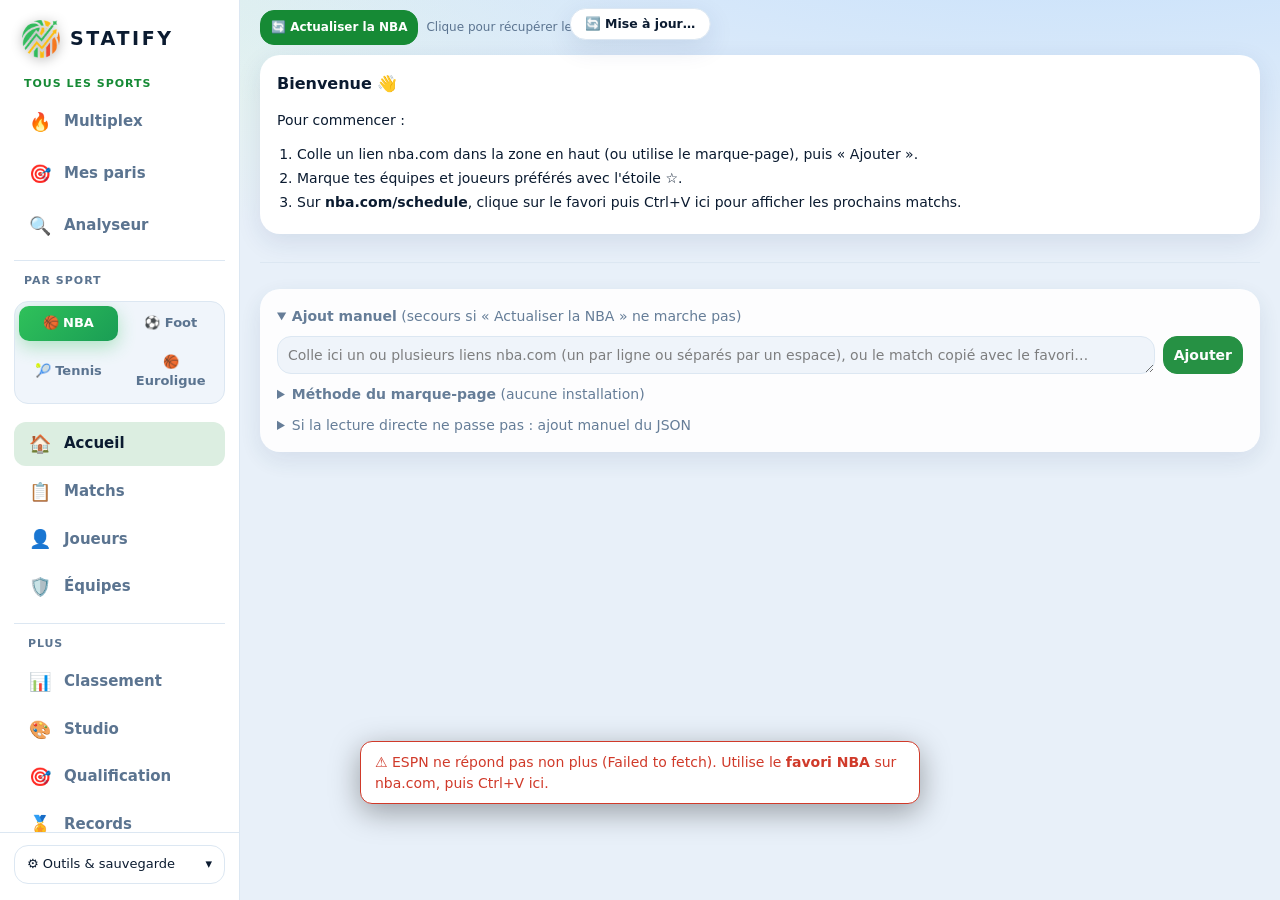
<file: index.html>
<!doctype html>
<html lang="fr">
<head>
<meta charset="utf-8">
<meta name="viewport" content="width=device-width, initial-scale=1, viewport-fit=cover">
<meta name="theme-color" content="#0a192c">
<link rel="icon" type="image/png" href="[data-uri]">
<meta name="apple-mobile-web-app-capable" content="yes">
<meta name="mobile-web-app-capable" content="yes">
<meta name="apple-mobile-web-app-title" content="Statify">
<link rel="manifest" href="manifest.webmanifest">
<link rel="apple-touch-icon" href="icon-180.png">
<title>Statify</title>
<link rel="stylesheet" href="statify.css?v=20261126bk3">
</head>
<body>
<header>
  <h1 class="brand"><img src="[data-uri]" alt="" width="38" height="38"><span>STATIFY</span></h1>
  <div class="seg" id="sportSeg"><button data-sport="nba">🏀 NBA</button><button data-sport="foot">⚽ Foot</button><button data-sport="tennis">🎾 Tennis</button><button data-sport="euro">🏀 Euroligue</button></div>
  <div id="leaders"></div>
  <div class="row">
    <button class="sec" id="btnSearch" title="Rechercher (touche /)" aria-label="Rechercher">🔍</button>
    <button class="sec" id="btnRefresh" title="Actualiser les scores">🔄<span class="hide-m"> Actualiser</span></button>
    <span id="hdrMore" class="hdrmore">
    <button class="sec" id="btnCloud" title="Synchroniser téléphone / ordinateur">☁️ Cloud</button>
    <button class="sec" id="btnXlsx">Excel</button>
    <button class="sec" id="btnExport" title="Sauvegarde complète : Statify + PronoTracker">Sauvegarde</button>
    <button class="sec" id="btnImport">Importer</button>
    <button class="sec hide-m" id="btnTv" title="Mode grand écran">📺</button>
    <button class="sec" id="btnLead" title="Couleurs des équipes en tête (Est / Ouest)">🎨</button>
    </span>
    <button class="sec" id="btnTheme" title="Thème clair / sombre">🌓</button>
    <button class="sec" id="btnMore" title="Plus d'options" aria-label="Plus d'options">⋯</button>
    <input type="file" id="fileImport" accept=".json" hidden>
  </div>
</header>

<main>
  <div id="backupBar"></div>
  <div id="syncBar"></div>
  <div id="msg" class="mut nbaonly"></div>

  <nav id="tabs"></nav>
  <div id="fmsg" class="mut" style="display:none;margin:8px 0"></div>
  <div id="liveBox"></div>
  <div id="stage"><aside id="railL" class="rail"></aside><div id="view"></div><aside id="railR" class="rail"></aside></div>
  <footer id="pageFoot"><div id="ftInfo"></div>
  <section class="card nbaonly">
    <details id="manualBox">
      <summary><b>Ajout manuel</b> <span class="mut">(secours si « Actualiser la NBA » ne marche pas)</span></summary>
      <div class="row" style="margin-top:10px">
        <textarea id="url" rows="1" placeholder="Colle ici un ou plusieurs liens nba.com (un par ligne ou séparés par un espace), ou le match copié avec le favori…"></textarea>
        <button id="btnAdd">Ajouter</button>
      </div>
      <details id="bmBox" style="margin-top:10px">
        <summary><b>Méthode du marque-page</b> (aucune installation)</summary>
        <ol>
        <li>Affiche ta barre de favoris (Ctrl+Maj+B dans Chrome/Edge).</li>
        <li><b>Glisse</b> ce bouton dans ta barre de favoris : <a id="bm" class="bmbtn" href="#">🏀 Copier match NBA</a> <span class="mut">(ne clique pas dessus ici)</span></li>
        <li>Clique sur ce favori : <b>sur la page d'un match</b> il copie ce match ; <b>sur nba.com/schedule</b> il copie le calendrier ; <b>sur toute autre page nba.com</b> (accueil par exemple) il te demande combien de jours en arrière (il propose tout seul le bon nombre depuis ta dernière copie, valide avec Entrée) et copie <b>tous les matchs terminés d'un coup</b>.</li>
        <li>Reviens ici et fais <b>Ctrl+V</b> : tout s'ajoute tout seul. Plusieurs matchs ? Colle-les un par un, ou ensemble dans la zone « ajout manuel ».</li>
      </ol>
      </details>
      <details style="margin-top:10px">
        <summary>Si la lecture directe ne passe pas : ajout manuel du JSON</summary>
        <p class="mut">Ouvre l'adresse ci-dessous dans un onglet, copie tout le texte affiché, colle-le ici. Tu peux coller plusieurs matchs d'un coup.</p>
        <p><a id="manualLink" target="_blank" rel="noopener" href="#">(l'adresse apparaît après avoir collé un lien)</a></p>
        <textarea id="manual" placeholder='{"meta":…,"game":…}'></textarea>
        <div class="row" style="margin-top:8px"><button class="sec" id="btnManual">Ajouter ce JSON</button></div>
      </details>
    </details>
  </section>
  </footer>
  <div id="welcome"></div>
  <div id="modal"><div class="mbox"></div></div>
  <button id="mclose" type="button" aria-label="Fermer" title="Fermer">✕</button>
  <div id="cloud"><div class="gsbox" id="cloudbody"></div></div>
  <div id="offPill">📴 Hors ligne : dernières données enregistrées</div>
  <div id="gs"><div class="gsbox"><div class="row" style="flex-wrap:nowrap"><input id="gsq" type="text" enterkeyhint="search" placeholder="Joueur, équipe ou match…" autocomplete="off" style="flex:1;min-width:0"><button class="sec" id="gsx">✕</button></div><div id="gsres"></div></div></div>
</main>

<script type="text/plain" id="bmcode">
(async function(){
try{
var B='https://cdn.nba.com/static/json/';
var K='suiviNbaLast';
async function get(u){try{var r=await fetch(u);return r.ok?await r.text():null;}catch(e){return null;}}
function rd(){try{return parseInt(localStorage.getItem(K),10)||0;}catch(e){return 0;}}
function wr(v){try{localStorage.setItem(K,String(v));}catch(e){}}
var m=location.href.match(/00\d{8}/);
var out=[];var mark=0;var note='';
if(m){
var t=await get(B+'liveData/boxscore/boxscore_'+m[0]+'.json');
if(!t){var n=document.getElementById('__NEXT_DATA__');if(n){t=n.textContent;}}
if(t){out.push(t);}
}else if(/schedule/.test(location.pathname)){
var s0=await get(B+'staticData/scheduleLeagueV2.json');
if(s0){out.push(s0);}
}else{
var last=rd();var def=2;var info='';
if(last){var dd=(Date.now()-last)/86400000;def=Math.min(14,Math.ceil(dd)+1);info='\nDerniere copie : il y a '+(Math.round(dd*10)/10)+' jour(s).'+(dd>13?' Plus de 14 jours : fais-le en deux fois.':'');}
var d=parseFloat(prompt('Suivi NBA : copier les matchs termines des combien derniers jours ? (1 a 14)'+info,String(def)));
if(!(d>0)){return;}
d=Math.min(d,14);
var s=await get(B+'staticData/scheduleLeagueV2.json');
if(!s){alert('Suivi NBA : calendrier introuvable.');return;}
var j=JSON.parse(s);var L=j.leagueSchedule||j;var ids=[];var now=Date.now();
(L.gameDates||[]).forEach(function(x){(x.games||[]).forEach(function(g){var tt=Date.parse(g.gameDateTimeUTC);if(tt<=now-3*3600000&&tt>=now-d*86400000){ids.push({id:g.gameId,ts:tt});}});});
ids.sort(function(a,b){return a.ts-b.ts;});
var total=ids.length;var cut=total>60;ids=ids.slice(0,60);
var fails=0;
for(var i=0;i<ids.length;i+=5){
var part=await Promise.all(ids.slice(i,i+5).map(function(o){return get(B+'liveData/boxscore/boxscore_'+o.id+'.json');}));
part.forEach(function(p){if(p){out.push(p);}else{fails++;}});
}
if(!total){alert('Suivi NBA : aucun match termine sur cette periode.');wr(now);return;}
if(!fails){mark=cut?ids[ids.length-1].ts:now;}
if(cut){note+='\nAttention : '+(total-60)+' match(s) restant(s), refais une copie apres avoir colle.';}
if(fails){note+='\n'+fails+' match(s) introuvable(s) : la date de derniere copie n a pas ete mise a jour.';}
}
if(!out.length){alert('Suivi NBA : aucune donnee trouvee. Ouvre la page d un match, la page schedule, ou une autre page nba.com pour copier les derniers matchs.');return;}
var txt=out.join('\n');
var ok=false;
try{await navigator.clipboard.writeText(txt);ok=true;}catch(e){}
if(!ok){var a=document.createElement('textarea');a.value=txt;a.style.cssText='position:fixed;top:10px;left:5%;width:90%;height:40%;z-index:2147483647;background:#fff;color:#000';document.body.appendChild(a);a.select();try{ok=document.execCommand('copy');}catch(e){}if(ok){a.remove();}else{a.onblur=function(){a.remove();};}}
if(ok&&mark){wr(mark);}
alert(ok?'Suivi NBA : '+out.length+' element(s) copie(s). Va dans ton logiciel et appuie sur Ctrl+V.'+note:'Suivi NBA : copie automatique impossible. Le texte est selectionne : fais Ctrl+C, puis clique en dehors de la zone.');
}catch(e){alert('Suivi NBA : erreur '+e.message);}
})();
</script>

<script src="backup.js?v=20261126bk1"></script>
<script src="statify.js?v=20261126bk5"></script>
<script src="tennis.js"></script>
<script src="euroleague.js"></script>
<script src="prono-tennis-joueurs.js"></script>
<script src="prono-tennis.js"></script>
<script src="mes-paris.js?v=20261126bk13"></script>
</body>
</html>
</file>
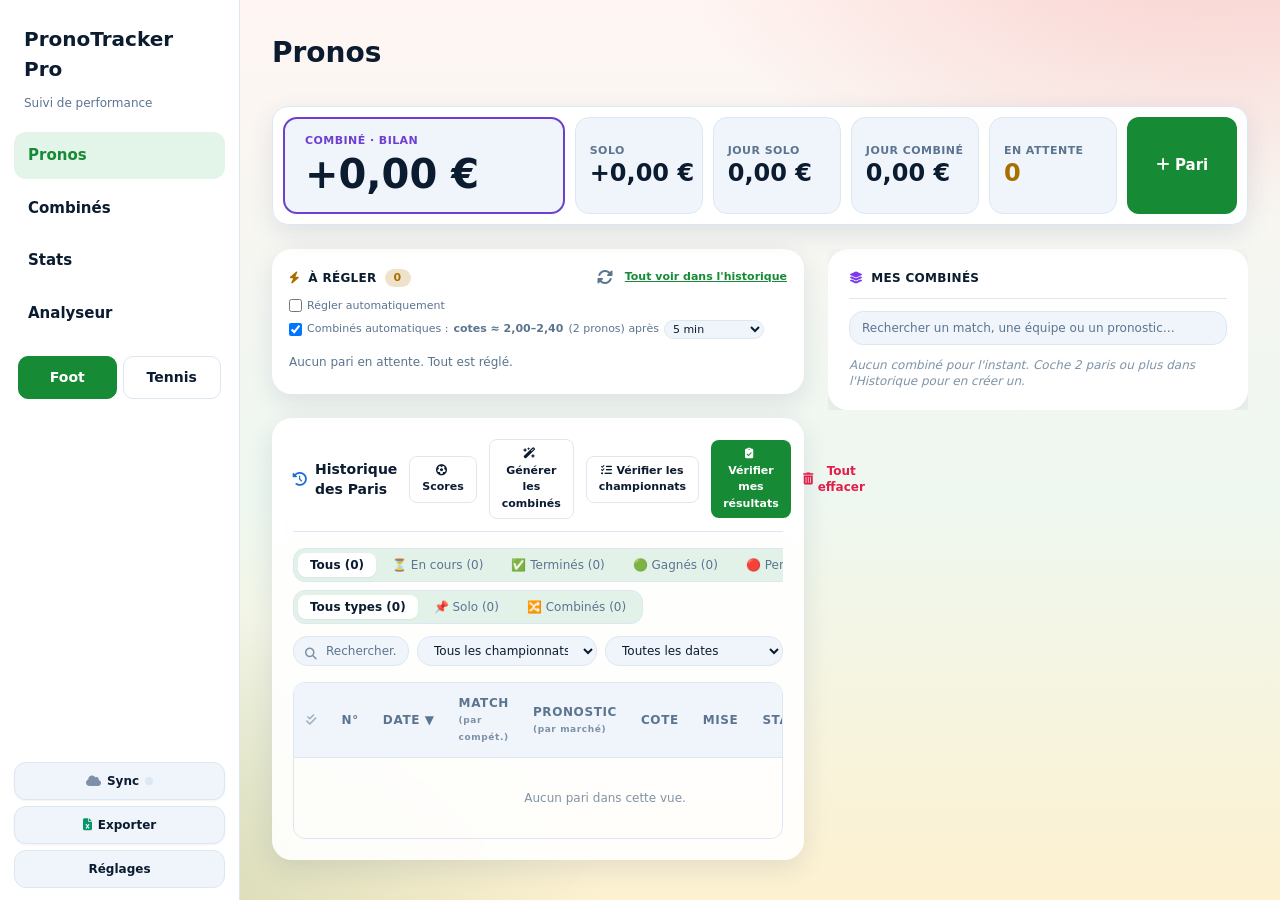
<file: prono.html>
<!DOCTYPE html>
<html lang="fr">
<head>
<script>if(/[?&]embed=1/.test(location.search))document.documentElement.classList.add('embed');</script>
  <meta charset="UTF-8">
  <script>try{var t=localStorage.getItem('suivi-nba-theme');if(!t)t=(window.matchMedia&&matchMedia('(prefers-color-scheme: light)').matches)?'light':'dark';document.documentElement.dataset.theme=t}catch(e){document.documentElement.dataset.theme='dark'}</script>
  <meta name="viewport" content="width=device-width, initial-scale=1.0, viewport-fit=cover">
  <title>PronoTracker Pro - Suivi & Performance</title>

  <!-- PWA : icône + nom sur écran d'accueil (aucun impact sur le fonctionnement de l'appli) -->
  <link rel="manifest" href="manifest.webmanifest">
  <meta name="theme-color" content="#0a192c">
  <meta name="apple-mobile-web-app-capable" content="yes">
  <meta name="apple-mobile-web-app-status-bar-style" content="black-translucent">
  <meta name="apple-mobile-web-app-title" content="Statify">
  <link rel="apple-touch-icon" href="icon-180.png">
  <link rel="icon" href="icon-192.png" type="image/png">
    <script src="chart.umd.min.js"></script>
  <link rel="stylesheet" href="fa.css">
  <link rel="stylesheet" href="prono.css">
  <link rel="stylesheet" href="prono-desktop.css">
</head>
<body class="p-4 md:p-8 min-h-screen">
<nav id="gnav" aria-label="Navigation"><a href="./" class="gnav-m"><i>🏠</i><span>Accueil</span></a><a href="prono.html" aria-current="page" onclick="gnavGo(event,'pronos')"><i>🎯</i><span>Pronos</span></a><a class="gnav-d" href="#combos" onclick="gnavGo(event,'combos')"><i>🔀</i><span>Combinés</span></a><a class="gnav-d" href="#stats" onclick="gnavGo(event,'stats')"><i>📊</i><span>Stats</span></a><a class="gnav-d" href="#analyseur" onclick="gnavGo(event,null,'analyzer')"><i>🔍</i><span>Analyseur</span></a><div class="gnav-sport gnav-d"><button type="button" id="gsFoot" class="on" onclick="gnavSport('tracker')">Foot</button><button type="button" id="gsTennis" onclick="gnavSport('tennis')">Tennis</button></div></nav>


  <div id="appRoot" class="max-w-7xl mx-auto space-y-8">
    
    <!-- EN-TÊTE ET ACTIONS -->
    <div class="surface flex flex-col md:flex-row justify-between items-start md:items-center gap-4 bg-white p-4 md:p-6 rounded-2xl border border-slate-200 shadow-sm">
      <div class="flex items-center gap-3">
        <div class="w-12 h-12 bg-blue-600 rounded-xl flex items-center justify-center text-white shadow-lg shadow-blue-500/30">
          <i class="fa-solid fa-chart-line text-xl"></i>
        </div>
        <div>
          <h1 class="text-2xl font-extrabold text-slate-900 tracking-tight">PronoTracker Pro</h1>
          <p id="headerSubtitle" class="text-xs text-slate-500 font-medium">Suivi de performance</p>
        </div>
      </div>
      
      <div id="hdrActions" class="flex items-center gap-2 w-full md:w-auto">
        <button id="syncBtn" onclick="openSyncModal()" title="Synchronisation entre appareils" class="flex-1 md:flex-none justify-center bg-slate-50 hover:bg-slate-100 text-slate-700 text-xs font-semibold px-2.5 sm:px-3.5 py-2.5 rounded-xl border border-slate-200 flex items-center gap-1.5 transition shadow-sm"><i id="syncIcon" class="fa-solid fa-cloud text-slate-400"></i><span id="syncLabel">Sync</span><span id="syncDot" class="w-2 h-2 rounded-full bg-slate-300"></span></button>
        <button id="btnTheme" type="button" title="Thème clair / sombre" aria-label="Thème clair / sombre" class="flex-1 md:flex-none justify-center bg-slate-50 hover:bg-slate-100 text-slate-700 text-xs font-semibold px-2.5 sm:px-3.5 py-2.5 rounded-xl border border-slate-200 flex items-center gap-1.5 transition">🌓</button>
        <select id="ambianceSelect" onchange="changerAmbiance(this.value)" title="Ambiance du fond" class="flex-1 md:flex-none"></select>
        <button onclick="ouvrirExportHistorique()" title="Exporter l'historique des paris (Excel / CSV)" class="flex-1 md:flex-none justify-center bg-slate-50 hover:bg-slate-100 text-slate-700 text-xs font-semibold px-2.5 sm:px-3.5 py-2.5 rounded-xl border border-slate-200 flex items-center gap-1.5 transition shadow-sm">
          <i class="fa-solid fa-file-excel text-emerald-600"></i> Exporter
        </button>
        <button onclick="exportJSON()" title="Sauvegarde complète : Statify + PronoTracker" class="flex-1 md:flex-none justify-center bg-slate-50 hover:bg-slate-100 text-slate-700 text-xs font-semibold px-2.5 sm:px-3.5 py-2.5 rounded-xl border border-slate-200 flex items-center gap-1.5 transition shadow-sm">
          <i class="fa-solid fa-download text-blue-600"></i> <span class="hidden sm:inline">Sauvegarder</span><span class="sm:hidden">Save</span>
        </button>
        <label class="flex-1 md:flex-none justify-center bg-slate-50 hover:bg-slate-100 text-slate-700 text-xs font-semibold px-2.5 sm:px-3.5 py-2.5 rounded-xl border border-slate-200 cursor-pointer flex items-center gap-1.5 transition shadow-sm">
          <i class="fa-solid fa-upload text-amber-600"></i> Importer
          <input type="file" id="importFile" accept=".json,application/json,text/plain,text/json,application/octet-stream" onchange="importJSON(event)" class="hidden">
        </label>
        <button type="button" id="btnReglages" onclick="document.getElementById('hdrActions').classList.toggle('open')" class="justify-center bg-slate-50 text-slate-700 text-xs font-semibold px-3.5 py-2.5 rounded-xl border border-slate-200">Réglages</button>
      </div>
    </div>

    <!-- ONGLETS PRINCIPAUX -->
    <div class="surface bg-white border border-slate-200 rounded-2xl p-1.5 flex items-center gap-1.5 shadow-sm w-full sm:w-auto sm:inline-flex">
      <button onclick="switchView('tracker')" id="btnViewTracker" class="px-4 py-2 rounded-xl transition bg-blue-600 text-white shadow-sm font-bold text-sm flex items-center gap-2">
        <i class="fa-solid fa-futbol"></i> Foot
      </button>
      <button onclick="switchView('tennis')" id="btnViewTennis" class="px-4 py-2 rounded-xl transition text-slate-600 hover:text-slate-900 font-bold text-sm flex items-center gap-2">
        🎾 Tennis
      </button>
      <button onclick="switchView('analyzer')" id="btnViewAnalyzer" class="px-4 py-2 rounded-xl transition text-slate-600 hover:text-slate-900 font-bold text-sm flex items-center gap-2">
        <i class="fa-solid fa-magnifying-glass-chart"></i> 🔍 Analyseur
      </button>
    </div>

    <div id="trackerViewContent" class="space-y-8" data-vue="histo">

    <!-- ALERTE DE SAUVEGARDE -->
    <div id="backupBanner" class="hidden items-center justify-between gap-3 bg-amber-50 border border-amber-200 text-amber-900 text-xs font-semibold px-4 py-3 rounded-xl">
      <span id="backupBannerText" class="flex items-center gap-2"><i class="fa-solid fa-triangle-exclamation"></i></span>
      <div class="flex items-center gap-2 shrink-0">
        <button onclick="exportJSON()" title="Sauvegarde complète : Statify + PronoTracker" class="bg-amber-600 hover:bg-amber-700 text-white font-bold px-3 py-1.5 rounded-lg transition">Sauvegarder maintenant</button>
        <button onclick="snoozeBackupBanner()" class="text-amber-700 hover:text-amber-900 px-2 py-1.5 font-medium">Plus tard</button>
      </div>
    </div>

    <!-- BANNIÈRE : LE BILAN EST CALCULÉ SUR LA SÉLECTION FILTRÉE -->
    <div id="statsFilterBanner" class="hidden items-center justify-between gap-3 bg-blue-50 border border-blue-200 text-blue-800 text-xs font-semibold px-4 py-3 rounded-xl">
      <span id="statsFilterBannerText" class="flex items-center gap-2"><i class="fa-solid fa-filter"></i></span>
      <button onclick="resetAllStatsFilters()" class="text-blue-700 hover:text-blue-900 px-2 py-1 font-bold underline whitespace-nowrap shrink-0">Réinitialiser les filtres</button>
    </div>

    <!-- BANDEAU IMPACT (fixe) -->
    <div id="impactBar" class="impact-bar">
      <div class="ib-cell"><span>Solo</span><b id="ibSolo">—</b></div>
      <div class="ib-cell"><span>Combiné</span><b id="ibCombo">—</b></div>
      <div class="ib-cell"><span><i class="l-lg">Jour solo</i><i class="l-sm">J. solo</i></span><b id="ibJour">—</b></div>
      <div class="ib-cell"><span><i class="l-lg">Jour combiné</i><i class="l-sm">J. combiné</i></span><b id="ibJourC">—</b></div>
      <button type="button" class="ib-cell ib-btn" onclick="rgAller('histo','quickSettle')" title="Voir les paris à régler"><span>En attente</span><b id="ibAttente">0</b></button>
      <button type="button" id="ibLive" class="ib-live hidden" onclick="rgAller('histo','quickSettle')"><i class="fa-solid fa-circle"></i> <span id="ibLiveN">0</span><span class="ib-live-t"> en direct</span></button>
      <button type="button" class="ib-add" onclick="rgAller('histo','formCard')" title="Ajouter un pari"><i class="fa-solid fa-plus"></i><span class="ib-add-t"> Pari</span></button>
    </div>

    <div id="resumeJour" class="resume-jour"></div>

    <!-- ONGLETS (portable) -->
    <div id="vueTabs" class="vue-tabs" role="tablist">
      <button type="button" data-v="histo" onclick="rgVue('histo')"><i class="fa-solid fa-clock-rotate-left"></i> Historique</button>
      <button type="button" data-v="combos" onclick="rgVue('combos')"><i class="fa-solid fa-layer-group"></i> Combinés</button>
      <button type="button" data-v="stats" onclick="rgVue('stats')"><i class="fa-solid fa-chart-pie"></i> Stats</button>
      <button type="button" data-v="plus" onclick="rgVue('plus')"><i class="fa-solid fa-chart-line"></i> Plus</button>
    </div>

    <div id="colG">
    <!-- À RÉGLER (saisie rapide) -->
    <div id="quickSettle" class="card p-4 space-y-2">
      <div class="flex items-center justify-between gap-2">
        <h3 class="text-xs font-extrabold uppercase tracking-wide flex items-center gap-2"><i class="fa-solid fa-bolt" style="color:var(--warn)"></i> À régler <span id="qsCount" class="qs-pill">0</span></h3>
        <div class="flex items-center gap-3"><button type="button" id="qsRefresh" onclick="rgRafraichirTermines(true)" title="Actualiser les scores" class="text-[13px]" style="color:var(--mut)"><i class="fa-solid fa-rotate"></i></button><button type="button" onclick="scAllerVoirTout()" class="text-[11px] font-bold underline" style="color:var(--acc)">Tout voir dans l'historique</button></div>
      </div>
      <button type="button" id="qsTout" class="qs-tout hidden" onclick="rgToutAppliquer()"></button>
      <div class="qs-opts"><label><input type="checkbox" id="optAutoRegler"> Régler automatiquement</label><label><input type="checkbox" id="optAutoCombos" checked> Combinés automatiques : <b>cotes ≈ 2,00–2,40</b> (2 pronos) après <select id="optDelai" class="input-field" style="padding:1px 4px;font-size:11px"><option value="0">tout de suite</option><option value="1">1 min</option><option value="2">2 min</option><option value="5">5 min</option><option value="10">10 min</option><option value="30">30 min</option></select> </label></div>
      <div id="qsAuto" class="text-[11px]" style="color:var(--warn)"></div>
      <div id="qsDiag" class="text-[11px]" style="color:var(--mut)"></div>
      <div id="qsList"></div>
    </div>

    <!-- FORMULAIRE ET HISTORIQUE -->
    <div id="mainGrid" class="grid grid-cols-1 lg:grid-cols-3 gap-6">
      
      <!-- FORMULAIRE DE SAISIE -->
      <div id="formCard" class="card p-5 space-y-4 lg:col-span-1 h-fit">
        <button id="formStrip" type="button" onclick="basculerFormulaire(false)" title="Déplier « Ajouter un Pari »" class="w-full items-center justify-center gap-2 text-xs font-extrabold text-blue-600">
          <i class="fa-solid fa-plus-circle"></i><span class="strip-txt">Ajouter un Pari</span><i class="fa-solid fa-chevron-right lg:mt-1"></i>
        </button>
        <div class="flex items-start justify-between gap-2 border-b border-slate-100 pb-3">
        <h2 id="formTitle" class="text-sm font-extrabold text-slate-800 flex items-center gap-2">
          <i class="fa-solid fa-plus-circle text-blue-600"></i> Ajouter un Pari
        </h2>
        <button type="button" onclick="basculerFormulaire(true)" title="Replier sur le côté" class="shrink-0 w-7 h-7 flex items-center justify-center rounded-lg border border-slate-200 text-slate-500 hover:text-slate-800 text-xs"><i class="fa-solid fa-chevron-left"></i></button>
        </div>
        
        <!-- IMPORT UNIVERSEL -->
        <div id="quickAddBox" class="p-3.5 border rounded-xl space-y-2">
          <label id="quickAddLabel" class="block text-xs font-bold">
            <span>⚡ Multi-Import Texte</span>
          </label>
          <textarea id="rawText" rows="3" class="input-field w-full text-xs" placeholder="Ex: 06/08/2026 | Équipe A - Équipe B | Compétition | Marché | Pronostic | 1.67"></textarea>
          <p id="quickAddHint" class="text-[10px] leading-snug">Format : Date | Match | Compétition | Marché | Pronostic | [Mise optionnelle] | Cote</p>
          <button id="quickAddBtn" type="button" onclick="parseAndAddMultipleBets()" class="w-full text-white font-bold py-2 px-3 rounded-lg text-xs transition shadow-md flex items-center justify-center gap-1.5">
            <i class="fa-solid fa-bolt"></i> Analyser & Ajouter
          </button>
        </div>

        <hr class="border-slate-100">

        <!-- SAISIE MANUELLE -->
        <form id="addBetForm" onsubmit="addBet(event)" class="space-y-3 text-xs">
          <div class="grid grid-cols-2 gap-2">
            <div>
              <label class="block font-semibold text-slate-600 mb-1">Date</label>
              <input type="date" id="dateInput" required class="input-field w-full">
            </div>
            <div>
              <label class="block font-semibold text-slate-600 mb-1">Type</label>
              <select id="typeInput" required class="input-field w-full font-bold">
                <option value="Single">📌 Simple</option>
              </select>
            </div>
          </div>

          <div>
            <div class="flex items-center justify-between mb-1">
              <label id="labelMatch" class="block font-semibold text-slate-600">Match / Affiche</label>
              <button type="button" onclick="startNewMatch()" class="text-[10px] text-blue-600 hover:text-blue-800 font-bold flex items-center gap-1" title="Vider le match et le pronostic pour saisir une nouvelle affiche">
                <i class="fa-solid fa-rotate"></i> Nouveau match
              </button>
            </div>
            <input type="text" id="matchInput" placeholder="Ex: PSG vs OM" required class="input-field w-full" oninput="updatePronoSuggestions()">
          </div>

          <div class="grid grid-cols-2 gap-2">
            <div>
              <label id="labelComp" class="block font-semibold text-slate-600 mb-1">Tournoi / Circuit</label>
              <input type="text" id="compInput" list="compDatalist" placeholder="Ex: Ligue 1" required class="input-field w-full">
            </div>
            <div>
              <div class="flex items-center justify-between mb-1">
                <label id="labelMarket" class="block font-semibold text-slate-600">Marché (Type)</label>
                <button type="button" onclick="openMarketManager()" class="text-[10px] text-blue-600 hover:text-blue-800 font-bold flex items-center gap-1" title="Ajouter ou supprimer des types de marché">
                  <i class="fa-solid fa-gear"></i> Gérer
                </button>
              </div>
              <select id="marketInput" required class="input-field w-full font-medium" onchange="updatePronoSuggestions()"></select>
            </div>
          </div>

          <div>
            <label class="block font-semibold text-slate-600 mb-1">Pronostic</label>
            <input type="text" id="pronoInput" placeholder="Ex: Victoire Baez" required class="input-field w-full">
            <div id="pronoSuggestions" class="hidden flex-wrap gap-1.5 pt-1.5"></div>
          </div>

          <div class="grid grid-cols-2 gap-2">
            <div>
              <label class="block font-semibold text-slate-600 mb-1">Cote</label>
              <input type="number" step="0.01" min="1.01" id="oddsInput" placeholder="1.85" required class="input-field w-full font-black text-blue-600">
            </div>
            <div>
              <label class="block font-semibold text-slate-600 mb-1">Mise (€)</label>
              <input type="number" step="0.01" min="0.01" id="stakeInput" value="1" required class="input-field w-full font-black">
            </div>
          </div>

          <button type="submit" class="w-full bg-slate-900 hover:bg-slate-800 text-white font-bold py-2.5 px-4 rounded-xl text-xs transition shadow-lg shadow-slate-900/10 mt-2 flex items-center justify-center gap-2">
            <i class="fa-solid fa-floppy-disk"></i> Enregistrer le Pari
          </button>
        </form>

        <!-- Suggestions de championnats déjà utilisés, pour éviter les doublons dus à des fautes de frappe -->
        <datalist id="compDatalist"></datalist>
      </div>

      <!-- HISTORIQUE ET FILTRES -->
      <div class="card p-5 lg:col-span-2 space-y-4">
        <div class="flex flex-col sm:flex-row justify-between items-start sm:items-center gap-3 border-b border-slate-100 pb-3">
          <h2 class="text-sm font-extrabold flex items-center gap-2 text-slate-800">
            <i class="fa-solid fa-clock-rotate-left text-blue-600"></i> Historique des Paris
          </h2>
          <button onclick="ouvrirScores()" class="foot-only text-[11px] font-bold bg-emerald-600 hover:bg-emerald-700 text-white px-3 py-1.5 rounded-lg shadow-sm sm:ml-auto"><i class="fa-solid fa-futbol mr-1"></i>Scores</button>
          <button onclick="ouvrirGenerateurCombines()" class="text-[11px] font-bold bg-violet-600 hover:bg-violet-700 text-white px-3 py-1.5 rounded-lg shadow-sm"><i class="fa-solid fa-wand-magic-sparkles mr-1"></i>Générer les combinés</button>
          <button onclick="ouvrirVerifComp()" class="foot-only text-[11px] font-bold bg-amber-500 hover:bg-amber-600 text-white px-3 py-1.5 rounded-lg shadow-sm"><i class="fa-solid fa-list-check mr-1"></i>Vérifier les championnats</button>
          <button onclick="ouvrirVerif()" class="foot-only text-[11px] font-bold bg-sky-600 hover:bg-sky-700 text-white px-3 py-1.5 rounded-lg shadow-sm"><i class="fa-solid fa-clipboard-check mr-1"></i>Vérifier mes résultats</button>
          <button onclick="clearAll()" class="text-xs text-rose-600 hover:text-rose-700 font-semibold transition flex items-center gap-1">
            <i class="fa-solid fa-trash-can"></i> Tout effacer
          </button>
        </div>

        <div class="flex flex-col sm:flex-row sm:flex-wrap sm:items-center justify-between gap-3">
          <div class="flex flex-wrap items-center gap-2 text-xs overflow-x-auto">
            <div class="bg-slate-100 p-1 rounded-xl flex items-center gap-1 border border-slate-200 shrink-0">
              <button onclick="setQuickFilter('ALL')" id="btnFilterAll" class="px-3 py-1 rounded-lg transition bg-white text-slate-800 shadow-sm font-bold whitespace-nowrap">
                Tous (<span id="countAll">0</span>)
              </button>
              <button onclick="setQuickFilter('Pending')" id="btnFilterPending" class="px-3 py-1 rounded-lg transition text-slate-600 hover:text-slate-900 font-medium whitespace-nowrap">
                ⏳ En cours (<span id="countPending">0</span>)
              </button>
              <button onclick="setQuickFilter('Settled')" id="btnFilterSettled" class="px-3 py-1 rounded-lg transition text-slate-600 hover:text-slate-900 font-medium whitespace-nowrap">
                ✅ Terminés (<span id="countSettled">0</span>)
              </button>
              <button onclick="setQuickFilter('Won')" id="btnFilterWon" class="px-3 py-1 rounded-lg transition text-slate-600 hover:text-slate-900 font-medium whitespace-nowrap">
                🟢 Gagnés (<span id="countWon">0</span>)
              </button>
              <button onclick="setQuickFilter('Lost')" id="btnFilterLost" class="px-3 py-1 rounded-lg transition text-slate-600 hover:text-slate-900 font-medium whitespace-nowrap">
                🔴 Perdus (<span id="countLost">0</span>)
              </button>
            </div>

            <div class="bg-slate-100 p-1 rounded-xl flex items-center gap-1 border border-slate-200 shrink-0">
              <button onclick="setTypeFilter('ALL')" id="btnFilterTypeAll" class="px-3 py-1 rounded-lg transition bg-white text-slate-800 shadow-sm font-bold whitespace-nowrap">
                Tous types (<span id="countTypeAll">0</span>)
              </button>
              <button onclick="setTypeFilter('SOLO')" id="btnFilterTypeSolo" class="px-3 py-1 rounded-lg transition text-slate-600 hover:text-slate-900 font-medium whitespace-nowrap">
                📌 Solo (<span id="countTypeSolo">0</span>)
              </button>
              <button onclick="setTypeFilter('COMBO')" id="btnFilterTypeCombo" class="px-3 py-1 rounded-lg transition text-slate-600 hover:text-slate-900 font-medium whitespace-nowrap">
                🔀 Combinés (<span id="countTypeCombo">0</span>)
              </button>
            </div>
          </div>

          <div id="activeFiltersBanner" class="hidden flex-wrap items-center gap-2 w-full sm:w-auto"></div>
          <div id="filtresRow" class="flex items-center gap-2 w-full sm:w-auto">
            <div class="relative flex-1">
              <i class="fa-solid fa-magnifying-glass absolute left-3 top-2.5 text-slate-400 text-xs"></i>
              <input type="text" id="searchInput" oninput="renderAfterFilterChange()" placeholder="Rechercher... (ou #12)" class="input-field text-xs pl-8 py-1.5 w-full">
            </div>
            
            <select id="filterComp" onchange="renderAfterFilterChange()" class="input-field text-xs py-1.5 shrink-0 max-w-[180px]">
              <option value="ALL">Tous les championnats</option>
            </select>

            <select id="filterPeriod" onchange="onFilterPeriodChange()" class="input-field text-xs py-1.5 shrink-0">
              <option value="ALL">Toutes les dates</option>
              <option value="TODAY">Aujourd'hui</option>
              <option value="TOMORROW">Demain</option>
              <option value="THIS_WEEK">Cette semaine</option>
              <option value="THIS_MONTH">Ce mois-ci</option>
              <option value="CUSTOM">Plage personnalisée...</option>
            </select>
          </div>

          <div id="customDateRange" class="hidden flex items-center gap-2 w-full sm:w-auto">
            <input type="date" id="filterDateFrom" onchange="renderAfterFilterChange()" class="input-field text-xs py-1.5">
            <span class="text-xs text-slate-400 font-medium">→</span>
            <input type="date" id="filterDateTo" onchange="renderAfterFilterChange()" class="input-field text-xs py-1.5">
          </div>
        </div>

        <!-- BARRE DE SÉLECTION POUR CRÉER UN COMBINÉ -->
        <div id="comboSelectionBar" class="hidden items-center justify-between gap-3 bg-violet-50 border border-violet-200 text-violet-800 text-xs font-semibold px-4 py-3 rounded-xl">
          <span id="comboSelectionText" class="flex items-center gap-2"><i class="fa-solid fa-layer-group"></i></span>
          <div class="flex items-center gap-2 shrink-0">
            <button onclick="openComboModal()" class="bg-violet-600 hover:bg-violet-700 text-white font-bold px-3 py-1.5 rounded-lg transition">🔀 Combiner la sélection</button>
            <button onclick="clearBetSelection()" class="text-violet-700 hover:text-violet-900 px-2 py-1.5 font-medium">Annuler</button>
          </div>
        </div>

        <!-- VUE TABLEAU (écrans moyens et larges) -->
        <div class="hidden md:block overflow-x-auto border border-slate-200 rounded-xl">
          <table class="w-full text-left text-xs">
            <thead class="bg-slate-50 text-slate-500 uppercase border-b border-slate-200 font-bold tracking-wider">
              <tr>
                <th class="p-3 text-center whitespace-nowrap w-8"><i class="fa-solid fa-check-double text-slate-300" title="Sélection pour combiner"></i></th>
                <th onclick="toggleSort('betNum')" class="p-3 text-center sortable whitespace-nowrap">N° <span id="sort-betNum"></span></th>
                <th onclick="toggleSort('date')" class="p-3 sortable whitespace-nowrap">Date <span id="sort-date">▼</span></th>
                <th onclick="toggleSort('match')" title="Trier par compétition" class="p-3 sortable">Match <span class="normal-case font-semibold text-[9px] text-slate-400">(par compét.)</span> <span id="sort-match"></span></th>
                <th onclick="toggleSort('prono')" title="Trier par marché" class="p-3 sortable">Pronostic <span class="normal-case font-semibold text-[9px] text-slate-400">(par marché)</span> <span id="sort-prono"></span></th>
                <th onclick="toggleSort('odds')" class="p-3 text-center sortable whitespace-nowrap">Cote <span id="sort-odds"></span></th>
                <th onclick="toggleSort('stake')" class="p-3 text-center sortable whitespace-nowrap">Mise <span id="sort-stake"></span></th>
                <th onclick="toggleSort('status')" class="p-3 text-center sortable whitespace-nowrap">Statut <span id="sort-status"></span></th>
                <th class="p-3 text-right">Actions</th>
              </tr>
            </thead>
            <tbody id="betsTbody" class="divide-y divide-slate-100 font-medium"></tbody>
          </table>
        </div>

        <!-- VUE CARTES (mobile) -->
        <div id="betsCardsMobile" class="md:hidden space-y-2.5"></div>
      </div>

    </div>

    </div>
    <div id="colD">
    <!-- MES COMBINÉS -->
    <div id="combosCard" class="card p-5 space-y-3">
      <h3 class="text-xs font-extrabold uppercase tracking-wide text-slate-800 flex items-center gap-2 border-b border-slate-100 pb-3">
        <i class="fa-solid fa-layer-group text-violet-600"></i> Mes Combinés
      </h3>
      <input type="search" id="comboSearchInput" oninput="setComboSearch(this.value)" placeholder="Rechercher un match, une équipe ou un pronostic…" class="input-field w-full text-xs">
      <div id="combosListContainer" class="space-y-3"></div>
    </div>

    <!-- STATS COMBINÉS (toujours visibles) -->
    <details id="comboStatsDetails" open class="card overflow-hidden border-l-4 border-l-violet-500" ontoggle="if(this.open){try{majDetailCombinesSafe()}catch(e){}}">
      <summary class="cursor-pointer px-5 py-3 text-xs font-extrabold uppercase tracking-wide text-slate-800 flex items-center gap-2 select-none"><i class="fa-solid fa-layer-group text-violet-600"></i> Stats combinés <span class="ml-auto text-[10px] font-medium normal-case text-slate-400">Touche pour déplier</span></summary>
      <div id="comboStatsInline" class="p-4 space-y-3"></div>
    </details>


    </div>
    <!-- CARTES KPI GLOBALES -->
    <div id="kpiGrid" class="grid grid-cols-1 sm:grid-cols-2 lg:grid-cols-3 xl:grid-cols-5 gap-4">
      <div class="card p-5 flex items-center gap-4 border-l-4 border-l-slate-400">
        <div class="w-10 h-10 rounded-xl bg-slate-100 flex items-center justify-center text-slate-600">
          <i class="fa-solid fa-scale-balanced text-lg"></i>
        </div>
        <div>
          <span class="text-[11px] font-bold text-slate-400 uppercase tracking-wider block">Cote / Mise Moy.</span>
          <p id="statRisk" class="text-lg font-bold text-slate-800 mt-0.5">1.00 @ 0€</p>
        </div>
      </div>

      <div class="card p-5 flex items-center gap-4 border-l-4 border-l-emerald-500">
        <div class="w-10 h-10 rounded-xl bg-emerald-50 flex items-center justify-center text-emerald-600">
          <i class="fa-solid fa-wallet text-lg"></i>
        </div>
        <div>
          <span class="text-[11px] font-bold text-slate-400 uppercase tracking-wider block">Bilan Net Solo</span>
          <p id="statProfit" class="text-xl font-black text-slate-900 mt-0.5">0.00 €</p>
        </div>
      </div>

      <div class="card p-5 flex items-center gap-4 border-l-4 border-l-blue-500">
        <div class="w-10 h-10 rounded-xl bg-blue-50 flex items-center justify-center text-blue-600">
          <i class="fa-solid fa-percent text-lg"></i>
        </div>
        <div>
          <span class="text-[11px] font-bold text-slate-400 uppercase tracking-wider block">ROI Solo</span>
          <p id="statROI" class="text-xl font-black text-slate-900 mt-0.5">0.0 %</p>
        </div>
      </div>

      <div class="card p-5 flex items-center gap-4 border-l-4 border-l-violet-500">
        <div class="w-10 h-10 rounded-xl bg-violet-50 flex items-center justify-center text-violet-600">
          <i class="fa-solid fa-layer-group text-lg"></i>
        </div>
        <div>
          <span class="text-[11px] font-bold text-slate-400 uppercase tracking-wider block">Bilan Net Combiné</span>
          <p id="statProfitCombo" class="text-xl font-black text-slate-900 mt-0.5">0.00 €</p>
        </div>
      </div>

      <div class="card p-5 flex items-center gap-4 border-l-4 border-l-fuchsia-500">
        <div class="w-10 h-10 rounded-xl bg-fuchsia-50 flex items-center justify-center text-fuchsia-600">
          <i class="fa-solid fa-percent text-lg"></i>
        </div>
        <div>
          <span class="text-[11px] font-bold text-slate-400 uppercase tracking-wider block">ROI Combiné</span>
          <p id="statROICombo" class="text-xl font-black text-slate-900 mt-0.5">0.0 %</p>
        </div>
      </div>
    </div>

    <!-- STATS SOLO (repliées par défaut) -->
    <details id="soloStatsDetails" class="card overflow-hidden">
      <summary class="cursor-pointer px-5 py-3 text-xs font-extrabold uppercase tracking-wide text-slate-800 flex items-center gap-2 select-none"><i class="fa-solid fa-chart-line text-blue-600"></i> Stats solo <span class="ml-auto text-[10px] font-medium normal-case text-slate-400">Touche pour déplier</span></summary>
      <div class="p-4 space-y-8">

    <!-- GRAPHIQUE GLOBAL D'ÉVOLUTION DU BANKROLL -->
    <div class="card p-5 space-y-3">
      <div class="flex items-center justify-between border-b border-slate-100 pb-2">
        <h3 class="text-xs font-extrabold uppercase tracking-wide text-slate-800 flex items-center gap-2">
          <i class="fa-solid fa-chart-area text-blue-600"></i> Évolution du Bankroll
        </h3>
        <span class="text-[10px] text-slate-400 font-medium">Profit cumulé sur la sélection filtrée</span>
      </div>
      <div class="h-56 w-full">
        <canvas id="globalBankrollChart"></canvas>
      </div>
    </div>

    <div id="footballCategoryCard" class="hidden space-y-3">
      <div class="flex items-center justify-between flex-wrap gap-2">
        <h3 class="text-xs font-bold flex items-center gap-2 text-slate-700 uppercase tracking-wide">
          <i class="fa-solid fa-layer-group text-blue-600"></i> Stats par Catégorie de Championnat
        </h3>
        <div class="flex items-center gap-2">
          <span class="text-[10px] text-slate-400 font-medium hidden sm:inline">Mode des cases à cocher :</span>
          <div class="bg-slate-100 p-1 rounded-xl flex items-center gap-1 border border-slate-200">
            <button onclick="setCompFilterMode('include')" id="btnCompModeInclude" class="px-3 py-1 rounded-lg transition text-[11px] font-bold whitespace-nowrap" title="Cocher un championnat = ne garder que celui-ci dans le Bilan">
              ✅ Inclure
            </button>
            <button onclick="setCompFilterMode('exclude')" id="btnCompModeExclude" class="px-3 py-1 rounded-lg transition text-[11px] font-bold whitespace-nowrap" title="Cocher un championnat = le retirer du Bilan (les autres restent inclus)">
              🚫 Exclure
            </button>
          </div>
        </div>
      </div>
      <div id="footballCategoryAccordion" class="space-y-3"></div>
    </div>

    <!-- BILAN QUOTIDIEN -->
    <div id="dailySection" class="card p-5 space-y-3">
      <div class="flex items-center justify-between border-b border-slate-100 pb-2">
        <h3 id="dailySectionTitle" class="text-xs font-extrabold uppercase tracking-wide text-slate-800 flex items-center gap-2">
          <i class="fa-solid fa-calendar-day text-emerald-600"></i> Bilan Quotidien Jour par Jour
        </h3>
        <span class="text-[10px] text-slate-400 font-medium">Récapitulatif compact des résultats journaliers</span>
      </div>
      <div class="overflow-x-auto max-h-60 overflow-y-auto">
        <table class="w-full text-center text-xs">
          <thead class="bg-slate-50 text-slate-500 font-bold border-b border-slate-200 sticky top-0 bg-slate-50 z-10">
            <tr class="text-[10px] text-slate-500 border-b border-slate-200">
              <th class="p-1.5 text-left">JJ/MM/AAAA</th>
              <th class="p-1.5 border-l border-slate-200">Joués (G/P)</th>
              <th class="p-1.5">Gain Net</th>
              <th class="p-1.5">ROI</th>
            </tr>
          </thead>
          <tbody id="dailyStatsTbody" class="divide-y divide-slate-100 font-medium"></tbody>
        </table>
      </div>
    </div>

    <!-- STATISTIQUES DÉTAILLÉES -->
    <div class="space-y-3">
      <h2 id="detailedStatsTitle" class="text-xs font-extrabold uppercase tracking-wider flex items-center gap-2">
        <i class="fa-solid fa-chart-pie"></i> Statistiques Détaillées
      </h2>

      <div class="grid grid-cols-1 lg:grid-cols-2 gap-6">
        <div class="card p-5 space-y-3">
          <h3 class="text-xs font-bold flex items-center gap-2 text-slate-700 uppercase tracking-wide">
            <i class="fa-solid fa-bullseye text-blue-600"></i> Stats par Type de Prono (Marché)
          </h3>
          <div class="overflow-x-auto">
            <table class="w-full text-center text-xs">
              <thead>
                <tr class="bg-slate-50 text-slate-500 font-bold border-b border-slate-100">
                  <th class="p-2.5 text-left">Type de Pari</th>
                  <th class="p-2.5">Joués</th>
                  <th class="p-2.5">Réussite</th>
                  <th class="p-2.5">Profit Net</th>
                  <th class="p-2.5">ROI</th>
                </tr>
              </thead>
              <tbody id="marketStatsTbody" class="divide-y divide-slate-100 font-medium"></tbody>
            </table>
          </div>
        </div>

        <div class="card p-5 space-y-3">
          <h3 class="text-xs font-bold flex items-center gap-2 text-slate-700 uppercase tracking-wide">
            <i class="fa-solid fa-percent text-amber-500"></i> Stats par Tranche de Cote
          </h3>
          <div class="overflow-x-auto">
            <table class="w-full text-center text-xs">
              <thead>
                <tr class="bg-slate-50 text-slate-500 font-bold border-b border-slate-100">
                  <th class="p-2.5 text-left">Tranche</th>
                  <th class="p-2.5">Joués</th>
                  <th class="p-2.5">Réussite</th>
                  <th class="p-2.5">Profit Net</th>
                  <th class="p-2.5">ROI</th>
                </tr>
              </thead>
              <tbody id="oddsStatsTbody" class="divide-y divide-slate-100 font-medium"></tbody>
            </table>
          </div>
        </div>

        <div class="card p-5 space-y-3 lg:col-span-2">
          <h3 class="text-xs font-bold flex items-center gap-2 text-slate-700 uppercase tracking-wide">
            <i class="fa-solid fa-shield-halved text-rose-500"></i> Stats par équipe : où tu gagnes, où tu perds
          </h3>
          <p class="text-[11px] text-slate-500">Compte tous tes paris terminés sur les matchs de l'équipe, quel que soit le marché. Seules les équipes avec au moins 3 paris sont listées.</p>
          <div class="grid grid-cols-1 lg:grid-cols-2 gap-4">
            <div>
              <div class="text-[11px] font-extrabold text-emerald-700 mb-1">✅ Les plus rentables</div>
              <table class="w-full text-center text-xs"><thead><tr class="bg-slate-50 text-slate-500 font-bold border-b border-slate-100">
                <th class="p-2 text-left">Équipe</th><th class="p-2">Paris</th><th class="p-2">Réussite</th><th class="p-2">Profit</th></tr></thead>
                <tbody id="teamBestTbody" class="divide-y divide-slate-100 font-medium"></tbody></table>
            </div>
            <div>
              <div class="text-[11px] font-extrabold text-rose-700 mb-1">⚠️ Les pièges (les plus coûteuses)</div>
              <table class="w-full text-center text-xs"><thead><tr class="bg-slate-50 text-slate-500 font-bold border-b border-slate-100">
                <th class="p-2 text-left">Équipe</th><th class="p-2">Paris</th><th class="p-2">Réussite</th><th class="p-2">Profit</th></tr></thead>
                <tbody id="teamWorstTbody" class="divide-y divide-slate-100 font-medium"></tbody></table>
            </div>
          </div>
        </div>
      </div>
    </div>

      </div>
    </details>

    </div>
    <!-- FIN trackerViewContent -->

    <!-- VUE ANALYSEUR -->

    <div id="analyzerViewContent" class="hidden">
      <div class="analyzer-panel">
        <h1>Analyseur de Paris Sportifs Pro</h1>
        <p class="sous-titre">Reconnaît les textes en français ET en anglais. Extrait les cotes et statistiques, et calcule 3 paris par un moteur de règles (pas d'IA)</p>

        <div class="panel">
          <label for="rawInput"><strong>Colle ton texte brut (français ou anglais, idéalement avec cotes et % par équipe) :</strong></label>
          <textarea id="rawInput" placeholder="Colle ton texte d'analyse complet ici, en français ou en anglais..."></textarea>
          <div class="boutons">
            <button onclick="analyserEtGenerer()">Analyser et calculer les paris</button>
            <button class="secondaire" onclick="exporterTxt()">Exporter en .txt</button>
          </div>
        </div>

        <div class="panel" id="outputPanel" style="display: none;">
          <h2 style="margin-top: 0;">Rapport d'Analyse</h2>
          <div id="resultContent"></div>
        </div>
      </div>
    </div>

  </div>

  <!-- MODAL COMBINER -->
  <div id="comboModal" class="fixed inset-0 bg-slate-900/60 backdrop-blur-sm z-50 flex items-center justify-center hidden p-4">
    <div class="bg-white rounded-2xl shadow-2xl border border-slate-200 w-full max-w-md p-6 space-y-4">
      <div class="flex justify-between items-center border-b border-slate-100 pb-3">
        <h3 class="font-extrabold text-slate-800 text-sm flex items-center gap-2">
          <i class="fa-solid fa-layer-group text-violet-600"></i> Créer un combiné
        </h3>
        <button onclick="closeComboModal()" class="text-slate-400 hover:text-slate-600"><i class="fa-solid fa-xmark"></i></button>
      </div>

      <div id="comboModalLegsList" class="space-y-1.5 text-xs max-h-60 overflow-y-auto"></div>

      <div class="flex items-center justify-between bg-violet-50 border border-violet-200 rounded-xl px-3 py-2.5">
        <span class="text-xs font-bold text-violet-800">Cote totale du combiné</span>
        <span id="comboModalTotalOdds" class="text-lg font-black text-violet-700">1.00</span>
      </div>

      <div>
        <label class="block font-semibold text-slate-600 mb-1 text-xs">Mise du combiné (€)</label>
        <input type="number" step="0.01" min="0.01" id="comboStakeInput" class="input-field w-full text-xs font-black">
      </div>

      <div class="flex justify-end gap-2 pt-2 border-t border-slate-100">
        <button onclick="closeComboModal()" class="px-4 py-2 rounded-lg border border-slate-200 text-slate-600 font-bold text-xs hover:bg-slate-50 transition">Annuler</button>
        <button onclick="confirmCreateCombo()" class="px-4 py-2 rounded-lg bg-violet-600 text-white font-bold text-xs hover:bg-violet-700 transition">Créer le combiné</button>
      </div>
    </div>
  </div>

  <!-- MODAL EDIT -->
  <div id="editModal" class="fixed inset-0 bg-slate-900/60 backdrop-blur-sm z-50 flex items-center justify-center hidden p-4">
    <div class="bg-white rounded-2xl shadow-2xl border border-slate-200 w-full max-w-md p-6 space-y-4">
      <div class="flex justify-between items-center border-b border-slate-100 pb-3">
        <h3 class="font-extrabold text-slate-800 text-sm flex items-center gap-2">
          <i class="fa-solid fa-pen-to-square text-blue-600"></i> Modifier le pari
        </h3>
        <button onclick="closeEditModal()" class="text-slate-400 hover:text-slate-600"><i class="fa-solid fa-xmark"></i></button>
      </div>

      <form id="editForm" onsubmit="saveEdit(event)" class="space-y-3 text-xs">
        <input type="hidden" id="editBetId">

        <div class="grid grid-cols-2 gap-2">
          <div>
            <label class="block font-semibold text-slate-600 mb-1">Date</label>
            <input type="date" id="editDate" required class="input-field w-full">
          </div>
          <div>
            <label class="block font-semibold text-slate-600 mb-1">Match</label>
            <input type="text" id="editMatch" required class="input-field w-full">
          </div>
        </div>

        <div class="grid grid-cols-2 gap-2">
          <div>
            <label class="block font-semibold text-slate-600 mb-1">Tournoi / Compétition</label>
            <input type="text" id="editComp" list="compDatalist" required class="input-field w-full">
          </div>
          <div>
            <label class="block font-semibold text-slate-600 mb-1">Marché (Type)</label>
            <select id="editMarket" required class="input-field w-full"></select>
          </div>
        </div>

        <div>
          <label class="block font-semibold text-slate-600 mb-1">Pronostic</label>
          <input type="text" id="editProno" required class="input-field w-full">
        </div>

        <div class="grid grid-cols-2 gap-2">
          <div>
            <label class="block font-semibold text-slate-600 mb-1">Cote</label>
            <input type="number" step="0.01" min="1.01" id="editOdds" required class="input-field w-full font-black text-blue-600">
          </div>
          <div>
            <label class="block font-semibold text-slate-600 mb-1">Mise (€)</label>
            <input type="number" step="0.01" min="0.01" id="editStake" required class="input-field w-full font-black">
          </div>
        </div>

        <div class="flex justify-end gap-2 pt-3 border-t border-slate-100">
          <button type="button" onclick="closeEditModal()" class="px-4 py-2 rounded-xl border border-slate-200 text-slate-600 font-bold hover:bg-slate-50 transition">Annuler</button>
          <button type="submit" class="px-5 py-2 rounded-xl bg-blue-600 text-white font-bold hover:bg-blue-700 transition shadow-md shadow-blue-600/20">Enregistrer</button>
        </div>
      </form>
    </div>
  </div>

  <!-- MODAL PREVIEW IMPORT -->
  <div id="importPreviewModal" class="fixed inset-0 bg-slate-900/60 backdrop-blur-sm z-50 flex items-center justify-center hidden p-4">
    <div class="bg-white rounded-2xl shadow-2xl border border-slate-200 w-full max-w-4xl max-h-[90vh] flex flex-col p-6 space-y-4">
      <div class="flex justify-between items-center border-b border-slate-100 pb-3">
        <div>
          <h3 class="font-extrabold text-slate-800 text-sm flex items-center gap-2">
            <i class="fa-solid fa-list-check text-blue-600"></i> Aperçu avant import
          </h3>
          <p id="importPreviewCount" class="text-[10px] text-slate-400 font-medium mt-0.5"></p>
        </div>
        <button onclick="closeImportPreview()" class="text-slate-400 hover:text-slate-600"><i class="fa-solid fa-xmark"></i></button>
      </div>

      <p id="importSkippedInfo" class="text-[10px] text-slate-500"></p>

      <div class="overflow-auto flex-1 border border-slate-200 rounded-xl">
        <table class="w-full text-left text-xs">
          <thead class="bg-slate-50 text-slate-500 font-bold border-b border-slate-200 sticky top-0">
            <tr>
              <th class="p-2 w-8"></th>
              <th class="p-2">Date</th>
              <th class="p-2">Match</th>
              <th class="p-2">Compétition</th>
              <th class="p-2">Marché</th>
              <th class="p-2">Pronostic</th>
              <th class="p-2">Cote</th>
            </tr>
          </thead>
          <tbody id="importPreviewTbody" class="divide-y divide-slate-100"></tbody>
        </table>
      </div>

      <p class="text-[10px] text-amber-700 bg-amber-50 border border-amber-200 rounded-lg px-3 py-2 flex items-center gap-2">
        <i class="fa-solid fa-triangle-exclamation"></i> Lignes en orange : marché non reconnu automatiquement — vérifie-les avant de valider.
      </p>

      <div class="flex justify-end gap-2 pt-3 border-t border-slate-100">
        <button type="button" onclick="closeImportPreview()" class="px-4 py-2 rounded-xl border border-slate-200 text-slate-600 font-bold hover:bg-slate-50 transition">Annuler</button>
        <button type="button" onclick="confirmImportPreview()" class="px-5 py-2 rounded-xl bg-blue-600 text-white font-bold hover:bg-blue-700 transition shadow-md shadow-blue-600/20">
          <i class="fa-solid fa-check mr-1"></i> Valider et ajouter (<span id="importConfirmCount">0</span>)
        </button>
      </div>
    </div>
  </div>

  <!-- MODAL GESTION DES TYPES DE MARCHÉ -->
  <div id="marketManagerModal" class="fixed inset-0 bg-slate-900/60 backdrop-blur-sm z-50 flex items-center justify-center hidden p-4">
    <div class="bg-white rounded-2xl shadow-2xl border border-slate-200 w-full max-w-md p-6 space-y-4">
      <div class="flex justify-between items-center border-b border-slate-100 pb-3">
        <h3 class="font-extrabold text-slate-800 text-sm flex items-center gap-2">
          <i class="fa-solid fa-gear text-blue-600"></i> Types de marché
        </h3>
        <button onclick="closeMarketManager()" class="text-slate-400 hover:text-slate-600"><i class="fa-solid fa-xmark"></i></button>
      </div>

      <p class="text-[10px] text-slate-500">Ajoute ou supprime les types de marché disponibles dans les listes déroulantes. Les changements sont conservés définitivement sur cet appareil.</p>

      <div class="flex items-center gap-2">
        <input type="text" id="newMarketNameInput" placeholder="Ex: Double Chance" class="input-field w-full text-xs" onkeydown="if(event.key==='Enter'){event.preventDefault(); addMarketType();}">
        <button type="button" onclick="addMarketType()" class="shrink-0 bg-blue-600 hover:bg-blue-700 text-white font-bold px-3.5 py-2 rounded-lg text-xs transition flex items-center gap-1.5">
          <i class="fa-solid fa-plus"></i> Ajouter
        </button>
      </div>

      <div id="marketManagerList" class="space-y-1.5 max-h-64 overflow-y-auto"></div>

      <p class="text-[10px] text-amber-700 bg-amber-50 border border-amber-200 rounded-lg px-3 py-2 flex items-center gap-2">
        <i class="fa-solid fa-triangle-exclamation"></i> Supprimer un type ne modifie pas les paris déjà enregistrés avec ce marché — il ne sera juste plus proposé pour les prochains.
      </p>

      <div class="flex justify-end pt-2 border-t border-slate-100">
        <button type="button" onclick="closeMarketManager()" class="px-4 py-2 rounded-xl border border-slate-200 text-slate-600 font-bold hover:bg-slate-50 transition text-xs">Fermer</button>
      </div>
    </div>
  </div>

  <!-- TOAST UNDO -->
  <div id="toastUndo" class="fixed bottom-6 right-6 bg-slate-900 text-white px-5 py-3.5 rounded-2xl shadow-2xl flex items-center gap-4 text-xs z-50 hidden transition-all">
    <div class="flex items-center gap-2">
      <i class="fa-solid fa-trash-can text-rose-400"></i>
      <span>Pari supprimé.</span>
    </div>
    <button onclick="undoDelete()" class="bg-blue-600 hover:bg-blue-500 text-white px-3 py-1.5 rounded-lg font-bold transition">
      <i class="fa-solid fa-rotate-left mr-1"></i> Annuler
    </button>
  </div>

  <script src="backup.js"></script>
<script src="xlsx.js"></script>
<script src="prono.js"></script>
<script src="prono-combos-auto.js"></script>
<script src="prono-cotes.js"></script>
<script>
function gnavSport(v){if(typeof switchView==='function')switchView(v);var f=document.getElementById('gsFoot'),t=document.getElementById('gsTennis');if(f)f.classList.toggle('on',v==='tracker');if(t)t.classList.toggle('on',v==='tennis');}
function gnavGo(e,page,view){
  if(e)e.preventDefault();
  var l=document.querySelectorAll('#gnav a[onclick]');
  for(var k=0;k<l.length;k++)l[k].removeAttribute('aria-current');
  if(e&&e.currentTarget)e.currentTarget.setAttribute('aria-current','page');
  if(view){if(typeof switchView==='function')switchView(view);return;}
  if(typeof switchView==='function')switchView('tracker');
  document.body.setAttribute('data-page',page);if(page==='stats'){var d=document.getElementById('soloStatsDetails');if(d)d.open=true;}
  try{history.replaceState(null,'',page==='pronos'?location.pathname:'#'+page);}catch(x){}
  window.scrollTo({top:0});
}
(function(){var h=(location.hash||'').slice(1);if(h==='combos'||h==='stats'){document.addEventListener('DOMContentLoaded',function(){var a=document.querySelector('#gnav a[href="#'+h+'"]');gnavGo({preventDefault:function(){},currentTarget:a},h);});}})();
</script>
<script>
document.addEventListener('DOMContentLoaded',function(){if(window.innerWidth>=1100&&typeof basculerFormulaire==='function')basculerFormulaire(true);});
document.addEventListener('click',function(e){var g=document.getElementById('mainGrid');if(g&&e.target===g&&!g.classList.contains('form-replie')&&window.innerWidth>=1100)basculerFormulaire(true);});
document.addEventListener('keydown',function(e){if(e.key!=='Escape')return;var g=document.getElementById('mainGrid');if(g&&!g.classList.contains('form-replie')&&window.innerWidth>=1100)basculerFormulaire(true);});
</script>
<script>
/* Mode « intégré dans Statify » (?embed=1) : sans barre latérale, ouvert directement sur la page demandée */
(function(){var q=location.search;if(!/[?&]embed=1/.test(q))return;var sp=(q.match(/[?&]sport=(\w+)/)||[])[1],pg=(q.match(/[?&]page=(\w+)/)||[])[1];
document.addEventListener('DOMContentLoaded',function(){setTimeout(function(){if(sp==='tennis'&&typeof switchView==='function')switchView('tennis');if(pg==='reglages')document.body.setAttribute('data-page','reglages');},300);});})();
</script>
</body>
</html>
</file>
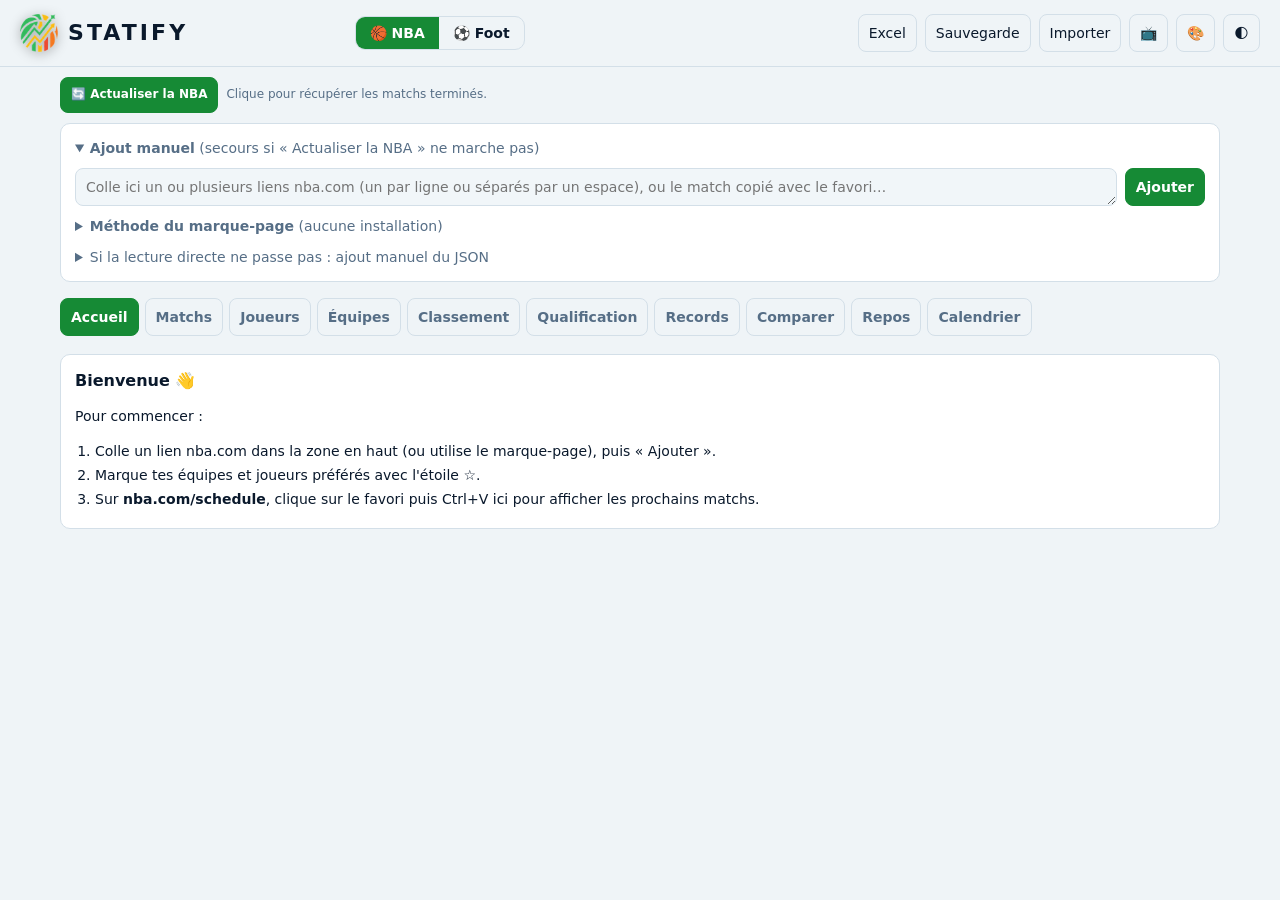
<file: suivi-nba (29).html>
<!doctype html>
<html lang="fr">
<head>
<meta charset="utf-8">
<meta name="viewport" content="width=device-width, initial-scale=1">
<meta name="theme-color" content="#0a192c">
<link rel="icon" type="image/png" href="[data-uri]">
<meta name="apple-mobile-web-app-capable" content="yes">
<meta name="mobile-web-app-capable" content="yes">
<meta name="apple-mobile-web-app-title" content="Statify">
<link rel="manifest" href="manifest.webmanifest">
<link rel="apple-touch-icon" href="icon-180.png">
<title>Statify</title>
<style>
  :root{--bg:#0a192c;--card:#0f2540;--field:#0b1d33;--hover:#14304f;--line:#1f3d5e;--txt:#eef3f8;--mut:#8ea5c0;--acc:#34b64f;--onacc:#06121f;--ok:#3cc15a;--bad:#ff5a45;--warn:#f0b010;--c2:#f07020;--c3:#e04030}
  :root[data-theme=light]{--bg:#eff4f7;--card:#ffffff;--field:#f1f6f9;--hover:#e5f3e9;--line:#d3dfe8;--txt:#0a192c;--mut:#566e86;--acc:#168a35;--onacc:#ffffff;--ok:#168a35;--bad:#d03a2a;--warn:#a86f00;--c2:#d9601a;--c3:#d03a2a}
  *{box-sizing:border-box}
  body{margin:0;background:var(--bg);color:var(--txt);font:14px/1.45 system-ui,-apple-system,Segoe UI,Roboto,sans-serif}
  header{padding:14px 20px;border-bottom:1px solid var(--line);display:flex;flex-wrap:wrap;gap:10px;align-items:center;justify-content:space-between}
  h1{margin:0;font-size:20px}h1.brand{display:flex;align-items:center;gap:10px;font-weight:800;letter-spacing:.14em;font-size:22px}h1.brand img{display:block;filter:drop-shadow(0 2px 6px #0006)}h2{font-size:16px;margin:0 0 8px}h3{font-size:14px;margin:14px 0 6px}
  main{max-width:1200px;margin:0 auto;padding:16px 20px 60px}
  .card{background:var(--card);border:1px solid var(--line);border-radius:10px;padding:14px;margin-bottom:16px}
  .row{display:flex;gap:8px;flex-wrap:wrap;align-items:center}.between{justify-content:space-between}
  input,select,textarea,button{font:inherit;color:var(--txt);background:var(--field);border:1px solid var(--line);border-radius:8px;padding:8px 10px}
  textarea{width:100%;min-height:90px;font-family:ui-monospace,monospace;font-size:12px}
  #url{flex:1;min-width:240px;min-height:38px;height:38px;font-family:inherit;font-size:14px;resize:vertical}
  #url:focus{height:84px}
  button{cursor:pointer;background:var(--acc);border-color:var(--acc);color:var(--onacc);font-weight:700}
  button.sec{background:transparent;color:var(--txt);border-color:var(--line);font-weight:500}
  button.sec:hover{border-color:var(--acc)}
  button.danger{background:transparent;color:var(--bad);border-color:var(--line);padding:4px 8px}
  button.star{background:transparent;border:none;color:var(--warn);padding:0 4px;font-size:16px;line-height:1}
  #msg{margin-top:10px;min-height:20px}
  .ok{color:var(--ok)}.err{color:var(--bad)}.warn{color:var(--warn)}.mut{color:var(--mut)}
  nav{display:flex;gap:6px;margin-bottom:14px;overflow-x:auto;padding-bottom:4px}
  nav button{background:transparent;color:var(--mut);border-color:var(--line);white-space:nowrap}
  nav button.on{background:var(--acc);color:var(--onacc);border-color:var(--acc)}
  table{width:100%;border-collapse:collapse}
  th,td{padding:7px 8px;text-align:right;border-bottom:1px solid var(--line);white-space:nowrap}
  th:first-child,td:first-child,th.l,td.l{text-align:left}
  th{color:var(--mut);font-weight:600;font-size:12px;text-transform:uppercase;letter-spacing:.03em;user-select:none}
  th.s{cursor:pointer}th.s:hover{color:var(--txt)}
  tr.click{cursor:pointer}tr.click:hover td{background:var(--hover)}
  .scroll{overflow-x:auto}
  .win{font-weight:700}
  .link{cursor:pointer;color:var(--acc)}.link:hover{text-decoration:underline}
  .tag{display:inline-block;padding:1px 7px;border-radius:99px;font-size:11px;border:1px solid var(--line);color:var(--mut)}
  .tag.live{color:var(--warn);border-color:var(--warn)}.tag.fin{color:var(--ok);border-color:var(--ok)}
  .grid{display:grid;grid-template-columns:repeat(auto-fit,minmax(160px,1fr));gap:10px;margin-bottom:14px}
  .grid2{display:grid;grid-template-columns:repeat(auto-fit,minmax(300px,1fr));gap:14px}
  .kpi,.mini{background:var(--field);border:1px solid var(--line);border-radius:8px;padding:10px}
  .kpi b{display:block;font-size:22px}.mini .big{font-size:24px;font-weight:700}
  .dot{display:inline-block;width:20px;height:20px;line-height:20px;text-align:center;border-radius:50%;font-size:11px;font-weight:700;color:#fff;margin-right:3px}
  .dot.w{background:var(--ok)}.dot.l{background:var(--bad)}
  details summary{cursor:pointer;color:var(--mut)}
  a{color:var(--acc)}
  .bmbtn{display:inline-block;padding:6px 12px;border-radius:8px;background:var(--acc);color:var(--onacc);text-decoration:none;font-weight:600;cursor:grab}
  ol{margin:8px 0 0;padding-left:20px}li{margin:4px 0}
  .empty{color:var(--mut);padding:24px;text-align:center}
  svg:not(.fc) text{fill:var(--mut);font-size:11px}
  .legend span{margin-right:14px}.legend i{display:inline-block;width:10px;height:10px;border-radius:2px;margin-right:5px}
  .cmp{display:grid;grid-template-columns:64px 1fr 70px 1fr 64px;gap:6px;align-items:center;margin:5px 0}
  .cmp .cv{font-weight:600}.cmp .cv:last-child{text-align:right}.cmp .cl{text-align:center;color:var(--mut);font-size:12px}
  .cmp .cb{height:10px;background:var(--field);border-radius:5px;display:flex;overflow:hidden}
  .cmp .cb.l{justify-content:flex-end}.cmp .cb i{display:block;height:100%;background:var(--mut);opacity:.4}
  .cmp .cb i.w{opacity:1}
  .av{display:inline-flex;align-items:center;justify-content:center;flex:none;border-radius:50%;overflow:hidden;vertical-align:middle;margin-right:6px;background:var(--tc);color:var(--ink);font-weight:700;line-height:1}
  .av img{width:100%;height:100%;object-fit:cover;object-position:50% 10%}
  .av.tl{border-radius:6px;background:transparent}.av.tl img{object-fit:contain;object-position:center}.av.fb{background:var(--tc);color:var(--ink)}
  .phead{display:flex;gap:16px;align-items:center;flex-wrap:wrap;padding:12px;border-radius:10px;margin-bottom:12px}.phead .pinfo{flex:1;min-width:180px}.phead .av{margin-right:0}
  .pname{font-size:22px;font-weight:700}.psub{color:var(--mut);margin-top:4px}
  .pbar{height:8px;background:var(--field);border-radius:4px;width:110px;overflow:hidden}.pbar i{display:block;height:100%}
  .home{display:grid;grid-template-columns:1fr 1fr;gap:16px;margin-bottom:16px}.home>.full{grid-column:1/-1}.home .card{margin-bottom:0}.home>div>.grid{margin-bottom:0}
  .hrow{padding:6px 0;border-bottom:1px solid var(--line)}.hrow label{flex:1}
  #tv{position:fixed;inset:0;z-index:9999;background:var(--bg);color:var(--txt);padding:2.2vw 3vw;overflow:auto;font-size:clamp(15px,1.5vw,30px)}
  #tv .tvbar{display:flex;gap:16px;align-items:center;justify-content:space-between;margin-bottom:1vw}
  #tv .tvbar i{display:inline-block;width:.7em;height:.7em;border-radius:50%;background:var(--line);margin-right:.4em}#tv .tvbar i.on{background:var(--acc)}
  #tv .tvbar button{font-size:1em}.tvh{font-size:2.2em;margin:0 0 .6em}
  .tvgames{display:grid;grid-template-columns:repeat(auto-fit,minmax(18em,1fr));gap:1em}.tvgame{background:var(--card);border:1px solid var(--line);border-radius:12px;padding:.8em 1em}
  .tvrow{display:flex;align-items:center;gap:.5em;padding:.25em 0}.tvrow .tvn{flex:1}.tvrow .tvs{font-size:1.5em;font-weight:700}.tvrow.tvw{font-weight:700}
  .tvcols{display:grid;grid-template-columns:repeat(auto-fit,minmax(20em,1fr));gap:2em}.tvlist .tvrow{border-bottom:1px solid var(--line);padding:.45em 0;font-size:1.1em}
  textarea.note{min-height:64px;font-family:inherit;font-size:14px}
  .alert{margin:4px 0}
  tr.early{background:rgba(62,207,142,.16)}tr.early td:first-child{box-shadow:inset 4px 0 #3ecf8e;font-weight:700}.legend i.early{background:#3ecf8e}
  header{position:relative}
  body.lead header::after{content:'';position:absolute;left:0;right:0;bottom:-1px;height:5px;background:linear-gradient(90deg,var(--lE,transparent) 0 50%,var(--lW,transparent) 50% 100%)}
  #leaders{display:none;gap:8px;flex-wrap:wrap;align-items:center}body.lead #leaders{display:flex}
  .lchip{display:inline-flex;align-items:center;gap:6px;border:2px solid var(--line);border-radius:999px;padding:2px 10px 2px 4px;font-size:.85em;cursor:pointer;background:var(--field)}
  #welcome{position:fixed;inset:0;z-index:9500;display:none;background:rgba(0,0,0,.65);align-items:center;justify-content:center;padding:16px;overflow:hidden}
  #welcome.on{display:flex}
  #welcome .wbox{position:relative;z-index:2;background:var(--card);border:2px solid var(--warn);border-radius:16px;padding:22px;max-width:640px;width:100%;max-height:85vh;overflow:auto;box-shadow:0 0 40px rgba(255,184,77,.35);animation:pop .4s}
  #welcome .alert{padding:8px 0;border-bottom:1px solid var(--line)}
  @keyframes pop{from{transform:scale(.8);opacity:0}to{transform:none;opacity:1}}
  .cf{position:absolute;top:-24px;width:10px;height:16px;opacity:.95;animation:fall linear forwards;z-index:1;pointer-events:none}
  @keyframes fall{to{transform:translateY(115vh) rotate(720deg)}}
  @media(prefers-reduced-motion:reduce){.cf{display:none}}
  .dot.d{background:#8f9bb8}
  .zl{display:inline-flex;align-items:center;gap:6px;margin-right:14px}.zl i{width:12px;height:12px;border-radius:3px;display:inline-block}
  .fmatch td{padding:5px 6px}
  .seg{display:inline-flex;border:1px solid var(--line);border-radius:10px;overflow:hidden}.seg button{border:none;border-radius:0;background:transparent;color:var(--txt);font-weight:600;padding:6px 14px}.seg button.on{background:var(--acc);color:var(--onacc)}
  #msg:empty{display:none}
  body.sport-foot .nbaonly,body.sport-foot #leaders,body.sport-foot #btnTv,body.sport-foot #btnXlsx,body.sport-foot #btnLead,body.sport-foot #btnRefresh{display:none!important}
  body.sport-foot.lead header::after{display:none}
  tr.favrow td:first-child{box-shadow:inset 3px 0 var(--warn)}
  .chip .x{background:none;border:0;padding:0 0 0 5px;color:var(--mut);cursor:pointer;font-size:11px}.chip i{display:inline-block;width:8px;height:8px;border-radius:50%;margin-right:5px}
  .fcard-wrap{text-align:center}.fcard-wrap svg{max-width:300px;width:100%;filter:drop-shadow(0 8px 18px #0008)}
  .chip{display:inline-block;background:var(--field);border:1px solid var(--line);border-radius:999px;padding:1px 9px;font-size:.82em;margin:3px 3px 0 0}
  .stgrid{display:grid;grid-template-columns:1fr 1fr;gap:14px}@media(max-width:1000px){.stgrid{grid-template-columns:1fr}}
  table.st tr.z1 td:first-child{box-shadow:inset 4px 0 #3ecf8e}table.st tr.z2 td:first-child{box-shadow:inset 4px 0 #f5a524}table.st tr.z3 td:first-child{box-shadow:inset 4px 0 #ff8a4f}
  table.st tr.z1{background:rgba(62,207,142,.07)}table.st tr.z2{background:rgba(245,165,36,.09)}table.st tr.z3{background:rgba(255,138,79,.07)}
  .legend{display:flex;flex-wrap:wrap;gap:6px 16px;margin:0 0 10px;font-size:.85em;color:var(--mut)}.legend i{display:inline-block;width:12px;height:12px;border-radius:3px;margin-right:6px;vertical-align:-1px;background:var(--line)}.legend i.z1{background:#3ecf8e}.legend i.z2{background:#f5a524}.legend i.z3{background:#ff8a4f}
  #modal{position:fixed;inset:0;z-index:9000;background:rgba(0,0,0,.6);display:none;align-items:flex-start;justify-content:center;padding:4vh 12px;overflow:auto}
  #modal.on{display:flex}
  #modal .mbox{width:min(1000px,100%);margin:0 auto}
  #modal .mbox>.card{margin:0;box-shadow:0 10px 40px rgba(0,0,0,.5)}
  @media print{
    body.print-one #view{display:none!important}
    body.print-one #modal{position:static;display:block;background:none;padding:0;overflow:visible}
    :root[data-theme]{--bg:#fff!important;--card:#fff!important;--field:#f4f4f4!important;--hover:#fff!important;--line:#ccc!important;--txt:#000!important;--mut:#555!important}
    header,#tabs,main>section{display:none!important}
    body.print-one #view>:not(.print-target){display:none!important}
    .card{border:none!important}.card button{display:none!important}
  }
  @media(max-width:700px){.home{grid-template-columns:1fr}main{padding:10px}header{padding:10px 12px}th,td{padding:6px 5px}.hide-m{display:none}.card{padding:10px}.cmp{grid-template-columns:48px 1fr 54px 1fr 48px}}
</style>
</head>
<body>
<header>
  <h1 class="brand"><img src="[data-uri]" alt="" width="38" height="38"><span>STATIFY</span></h1>
  <div class="seg" id="sportSeg"><button data-sport="nba">🏀 NBA</button><button data-sport="foot">⚽ Foot</button></div>
  <div id="leaders"></div>
  <div class="row">
    <button class="sec" id="btnXlsx">Excel</button>
    <button class="sec" id="btnExport">Sauvegarde</button>
    <button class="sec" id="btnImport">Importer</button>
    <button class="sec" id="btnTv" title="Mode grand écran">📺</button>
    <button class="sec" id="btnLead" title="Couleurs des équipes en tête (Est / Ouest)">🎨</button>
    <button class="sec" id="btnTheme" title="Thème clair / sombre">🌓</button>
    <input type="file" id="fileImport" accept=".json" hidden>
  </div>
</header>

<main>
  <div id="backupBar"></div>
  <div id="syncBar"></div>
  <div id="msg" class="mut nbaonly"></div>
  <section class="card nbaonly">
    <details id="manualBox">
      <summary><b>Ajout manuel</b> <span class="mut">(secours si « Actualiser la NBA » ne marche pas)</span></summary>
      <div class="row" style="margin-top:10px">
        <textarea id="url" rows="1" placeholder="Colle ici un ou plusieurs liens nba.com (un par ligne ou séparés par un espace), ou le match copié avec le favori…"></textarea>
        <button id="btnAdd">Ajouter</button>
      </div>
      <details id="bmBox" style="margin-top:10px">
        <summary><b>Méthode du marque-page</b> (aucune installation)</summary>
        <ol>
        <li>Affiche ta barre de favoris (Ctrl+Maj+B dans Chrome/Edge).</li>
        <li><b>Glisse</b> ce bouton dans ta barre de favoris : <a id="bm" class="bmbtn" href="#">🏀 Copier match NBA</a> <span class="mut">(ne clique pas dessus ici)</span></li>
        <li>Clique sur ce favori : <b>sur la page d'un match</b> il copie ce match ; <b>sur nba.com/schedule</b> il copie le calendrier ; <b>sur toute autre page nba.com</b> (accueil par exemple) il te demande combien de jours en arrière (il propose tout seul le bon nombre depuis ta dernière copie, valide avec Entrée) et copie <b>tous les matchs terminés d'un coup</b>.</li>
        <li>Reviens ici et fais <b>Ctrl+V</b> : tout s'ajoute tout seul. Plusieurs matchs ? Colle-les un par un, ou ensemble dans la zone « ajout manuel ».</li>
      </ol>
      </details>
      <details style="margin-top:10px">
        <summary>Si la lecture directe ne passe pas : ajout manuel du JSON</summary>
        <p class="mut">Ouvre l'adresse ci-dessous dans un onglet, copie tout le texte affiché, colle-le ici. Tu peux coller plusieurs matchs d'un coup.</p>
        <p><a id="manualLink" target="_blank" rel="noopener" href="#">(l'adresse apparaît après avoir collé un lien)</a></p>
        <textarea id="manual" placeholder='{"meta":…,"game":…}'></textarea>
        <div class="row" style="margin-top:8px"><button class="sec" id="btnManual">Ajouter ce JSON</button></div>
      </details>
    </details>
  </section>

  <nav id="tabs"></nav>
  <div id="fmsg" class="mut" style="display:none;margin:8px 0"></div>
  <div id="view"></div>
  <div id="welcome"></div>
  <div id="modal"><div class="mbox"></div></div>
</main>

<script type="text/plain" id="bmcode">
(async function(){
try{
var B='https://cdn.nba.com/static/json/';
var K='suiviNbaLast';
async function get(u){try{var r=await fetch(u);return r.ok?await r.text():null;}catch(e){return null;}}
function rd(){try{return parseInt(localStorage.getItem(K),10)||0;}catch(e){return 0;}}
function wr(v){try{localStorage.setItem(K,String(v));}catch(e){}}
var m=location.href.match(/00\d{8}/);
var out=[];var mark=0;var note='';
if(m){
var t=await get(B+'liveData/boxscore/boxscore_'+m[0]+'.json');
if(!t){var n=document.getElementById('__NEXT_DATA__');if(n){t=n.textContent;}}
if(t){out.push(t);}
}else if(/schedule/.test(location.pathname)){
var s0=await get(B+'staticData/scheduleLeagueV2.json');
if(s0){out.push(s0);}
}else{
var last=rd();var def=2;var info='';
if(last){var dd=(Date.now()-last)/86400000;def=Math.min(14,Math.ceil(dd)+1);info='\nDerniere copie : il y a '+(Math.round(dd*10)/10)+' jour(s).'+(dd>13?' Plus de 14 jours : fais-le en deux fois.':'');}
var d=parseFloat(prompt('Suivi NBA : copier les matchs termines des combien derniers jours ? (1 a 14)'+info,String(def)));
if(!(d>0)){return;}
d=Math.min(d,14);
var s=await get(B+'staticData/scheduleLeagueV2.json');
if(!s){alert('Suivi NBA : calendrier introuvable.');return;}
var j=JSON.parse(s);var L=j.leagueSchedule||j;var ids=[];var now=Date.now();
(L.gameDates||[]).forEach(function(x){(x.games||[]).forEach(function(g){var tt=Date.parse(g.gameDateTimeUTC);if(tt<=now-3*3600000&&tt>=now-d*86400000){ids.push({id:g.gameId,ts:tt});}});});
ids.sort(function(a,b){return a.ts-b.ts;});
var total=ids.length;var cut=total>60;ids=ids.slice(0,60);
var fails=0;
for(var i=0;i<ids.length;i+=5){
var part=await Promise.all(ids.slice(i,i+5).map(function(o){return get(B+'liveData/boxscore/boxscore_'+o.id+'.json');}));
part.forEach(function(p){if(p){out.push(p);}else{fails++;}});
}
if(!total){alert('Suivi NBA : aucun match termine sur cette periode.');wr(now);return;}
if(!fails){mark=cut?ids[ids.length-1].ts:now;}
if(cut){note+='\nAttention : '+(total-60)+' match(s) restant(s), refais une copie apres avoir colle.';}
if(fails){note+='\n'+fails+' match(s) introuvable(s) : la date de derniere copie n a pas ete mise a jour.';}
}
if(!out.length){alert('Suivi NBA : aucune donnee trouvee. Ouvre la page d un match, la page schedule, ou une autre page nba.com pour copier les derniers matchs.');return;}
var txt=out.join('\n');
var ok=false;
try{await navigator.clipboard.writeText(txt);ok=true;}catch(e){}
if(!ok){var a=document.createElement('textarea');a.value=txt;a.style.cssText='position:fixed;top:10px;left:5%;width:90%;height:40%;z-index:2147483647;background:#fff;color:#000';document.body.appendChild(a);a.select();try{ok=document.execCommand('copy');}catch(e){}if(ok){a.remove();}else{a.onblur=function(){a.remove();};}}
if(ok&&mark){wr(mark);}
alert(ok?'Suivi NBA : '+out.length+' element(s) copie(s). Va dans ton logiciel et appuie sur Ctrl+V.'+note:'Suivi NBA : copie automatique impossible. Le texte est selectionne : fais Ctrl+C, puis clique en dehors de la zone.');
}catch(e){alert('Suivi NBA : erreur '+e.message);}
})();
</script>

<script>
/* ================= Données & constantes ================= */
const KEY='suivi-nba-v1', KEYF='suivi-nba-fav', KEYS='suivi-nba-sched', KEYT='suivi-nba-theme', KEYN='suivi-nba-notes', KEYB='suivi-nba-backup', KEYH='suivi-nba-home';
const CDN = id => `https://cdn.nba.com/static/json/liveData/boxscore/boxscore_${id}.json`;
const TEAMS={ATL:['Atlanta Hawks','E'],BOS:['Boston Celtics','E'],BKN:['Brooklyn Nets','E'],CHA:['Charlotte Hornets','E'],CHI:['Chicago Bulls','E'],CLE:['Cleveland Cavaliers','E'],DAL:['Dallas Mavericks','W'],DEN:['Denver Nuggets','W'],DET:['Detroit Pistons','E'],GSW:['Golden State Warriors','W'],HOU:['Houston Rockets','W'],IND:['Indiana Pacers','E'],LAC:['LA Clippers','W'],LAL:['Los Angeles Lakers','W'],MEM:['Memphis Grizzlies','W'],MIA:['Miami Heat','E'],MIL:['Milwaukee Bucks','E'],MIN:['Minnesota Timberwolves','W'],NOP:['New Orleans Pelicans','W'],NYK:['New York Knicks','E'],OKC:['Oklahoma City Thunder','W'],ORL:['Orlando Magic','E'],PHI:['Philadelphia 76ers','E'],PHX:['Phoenix Suns','W'],POR:['Portland Trail Blazers','W'],SAC:['Sacramento Kings','W'],SAS:['San Antonio Spurs','W'],TOR:['Toronto Raptors','E'],UTA:['Utah Jazz','W'],WAS:['Washington Wizards','E']};
const tname = tri => TEAMS[tri] ? TEAMS[tri][0] : tri;
const TEAM_ID={ATL:1610612737,BOS:1610612738,CLE:1610612739,NOP:1610612740,CHI:1610612741,DAL:1610612742,DEN:1610612743,GSW:1610612744,HOU:1610612745,LAC:1610612746,LAL:1610612747,MIA:1610612748,MIL:1610612749,MIN:1610612750,BKN:1610612751,NYK:1610612752,ORL:1610612753,IND:1610612754,PHI:1610612755,PHX:1610612756,POR:1610612757,SAC:1610612758,SAS:1610612759,OKC:1610612760,TOR:1610612761,UTA:1610612762,MEM:1610612763,WAS:1610612764,DET:1610612765,CHA:1610612766};
const TCOL={ATL:'#E03A3E',BOS:'#00A04A',BKN:'#7A7F87',CHA:'#1D9AB0',CHI:'#CE1141',CLE:'#B0264F',DAL:'#1E7BC6',DEN:'#FEC524',DET:'#C8102E',GSW:'#2D6BD6',HOU:'#CE1141',IND:'#FDBB30',LAC:'#3B82C4',LAL:'#8A4FD0',MEM:'#5D76A9',MIA:'#C8123F',MIL:'#00843D',MIN:'#2A7AB8',NOP:'#B4975A',NYK:'#F58426',OKC:'#007AC1',ORL:'#0077C0',PHI:'#ED174C',PHX:'#E56020',POR:'#D3202F',SAC:'#7B4BB0',SAS:'#8F9BA3',TOR:'#CE1141',UTA:'#F9A01B',WAS:'#E31837'};
const tcolor = tri => TCOL[tri] || '#34b64f';
const ink = c => { const n=parseInt(c.slice(1),16); return (((n>>16)*299+(((n>>8)&255)*587)+((n&255)*114))/1000)>150?'#1b2438':'#ffffff'; };
const cdist = (x,y) => { const p=parseInt(x.slice(1),16), q=parseInt(y.slice(1),16); return Math.hypot((p>>16)-(q>>16),((p>>8)&255)-((q>>8)&255),(p&255)-(q&255)); };
function pickColors(cs){ const fb=['#34b64f','#f0b010','#f07020']; const out=[]; cs.forEach((c,i)=>{ let col=c||fb[i%3]; if(out.some(o=>cdist(o,col)<70)) col=fb.find(f=>!out.some(o=>cdist(o,f)<70))||fb[i%3]; out.push(col); }); return out; }
const TABS=[['home','Accueil'],['games','Matchs'],['players','Joueurs'],['teams','Équipes'],['standings','Classement'],['race','Qualification'],['records','Records'],['compare','Comparer'],['rest','Repos'],['cal','Calendrier']];
const HOME_BLOCKS=[['kpis','Chiffres clés'],['alerts','Alertes sur mes favoris'],['week','Équipe de la semaine'],['bigmatch','Gros matchs à venir'],['news','Actus NBA (français)'],['duel','Duel de la semaine'],['favs','Mes favoris'],['notes','Mes notes'],['results','Derniers résultats'],['scorers','Meilleurs marqueurs']];
const HOME_FULL=['kpis','alerts','week','favs','notes','news'];

function loadJ(k,d){ try{ const v=JSON.parse(localStorage.getItem(k)); return v==null?d:v; }catch(e){ return d; } }
function saveJ(k,v){ try{ localStorage.setItem(k,JSON.stringify(v)); }catch(e){} }
let games = loadJ(KEY,{});
let fav = loadJ(KEYF,{teams:[],players:{}}); if(!fav.teams) fav.teams=[]; if(!fav.players) fav.players={};
let sched = loadJ(KEYS,[]);
let notes = loadJ(KEYN,{});
let backup = loadJ(KEYB,{last:null,snooze:0});
let homeCfg = loadJ(KEYH,{order:HOME_BLOCKS.map(b=>b[0]),hidden:[]});
const save = () => saveJ(KEY,games);
const saveFav = () => saveJ(KEYF,fav);

const ui = {tab:'home', openGame:null, openPlayer:null, openTeam:null, gTeam:'',
  pMode:'avg', pSort:{k:'pts',d:-1}, pTeam:'', pSearch:'', pMin:1, pFav:false,
  cmpMode:'players', cmpA:'', cmpB:'', confF:'EW', recMin:1, schedFav:false, raceF:'E', sport:(()=>{ try{ return localStorage.getItem('suivi-sport')==='foot'?'foot':'nba'; }catch(e){ return 'nba'; } })(), ftab:'home', fLg:'', fPer:0, calEarly:false, calTeam:'', calWhen:'up', calMonth:'', weekMin:2, homeEdit:false, rkT:null};

const $ = s => document.querySelector(s);
const esc = s => String(s ?? '').replace(/[&<>"']/g, c => ({'&':'&amp;','<':'&lt;','>':'&gt;','"':'&quot;',"'":'&#39;'}[c]));
function say(t, cls='mut'){ const m=$('#msg'); m.className=cls; m.innerHTML=t; const f=document.getElementById('fmsg'); if(f){ f.className=cls; f.innerHTML=t; f.style.display=ui.sport==='foot'&&t?'block':'none'; } }
const f1 = x => Number.isFinite(x) ? x.toFixed(1) : '–';
const pc = (a,b) => b>0 ? (100*a/b).toFixed(1)+'%' : '–';
const pcn = (a,b) => b>0 ? 100*a/b : -1;
const tms = g => Date.parse(g.time) || 0;
const fmtD = iso => { const d=new Date(iso); return isNaN(d) ? '—' : d.toLocaleDateString('fr-FR',{day:'2-digit',month:'short'}); };
const fmtDT = iso => { const d=new Date(iso); return isNaN(d) ? '—' : d.toLocaleString('fr-FR',{weekday:'short',day:'numeric',month:'short',hour:'2-digit',minute:'2-digit'}); };

/* ================= Parsing ================= */
function mins(s){ const m=/PT(\d+)M([\d.]+)S/.exec(s||''); return m ? (+m[1]+(+m[2])/60) : 0; }
function parseTeam(t){
  const s=t.statistics||{};
  return {
    tri:t.teamTricode, name:`${t.teamCity||''} ${t.teamName||''}`.trim() || tname(t.teamTricode), score:t.score ?? s.points ?? 0,
    q:(Array.isArray(t.periods)?t.periods.map(x=>+x.score).filter(n=>Number.isFinite(n)):[]),
    st:{fgm:s.fieldGoalsMade,fga:s.fieldGoalsAttempted,tpm:s.threePointersMade,tpa:s.threePointersAttempted,ftm:s.freeThrowsMade,fta:s.freeThrowsAttempted,reb:s.reboundsTotal,ast:s.assists,stl:s.steals,blk:s.blocks,to:s.turnovers,pf:s.foulsPersonal,oreb:s.reboundsOffensive??null,dreb:s.reboundsDefensive??null},
    players:(t.players||[]).map(p=>{
      const q=p.statistics||{};
      return {id:p.personId,name:p.name,tri:t.teamTricode,pos:p.position||'',starter:p.starter==='1',
        min:mins(q.minutes),pts:q.points||0,reb:q.reboundsTotal||0,ast:q.assists||0,stl:q.steals||0,blk:q.blocks||0,
        to:q.turnovers||0,pf:q.foulsPersonal||0,fgm:q.fieldGoalsMade||0,fga:q.fieldGoalsAttempted||0,
        tpm:q.threePointersMade||0,tpa:q.threePointersAttempted||0,ftm:q.freeThrowsMade||0,fta:q.freeThrowsAttempted||0,
        pm:q.plusMinusPoints||0,oreb:q.reboundsOffensive??null,dreb:q.reboundsDefensive??null};
    })
  };
}
function findGame(o,d=0){
  if(!o||typeof o!=='object'||d>8) return null;
  if(o.homeTeam&&o.awayTeam&&(o.homeTeam.players||o.homeTeam.statistics)) return o;
  for(const k in o){ const r=findGame(o[k],d+1); if(r) return r; }
  return null;
}
function parseGame(json,fallbackId){
  const g=findGame(json); if(!g) throw new Error('aucun match trouvé dans ces données');
  const txt=(g.gameStatusText||'').trim();
  return {id:g.gameId||fallbackId,status:g.gameStatus ?? (/final/i.test(txt)?3:2),statusText:txt,
    time:g.gameTimeUTC||g.gameEt||'',home:parseTeam(g.homeTeam),away:parseTeam(g.awayTeam)};
}
function findSchedule(o,d=0){
  if(!o||typeof o!=='object'||d>6) return null;
  if(Array.isArray(o.gameDates)) return o;
  for(const k in o){ const r=findSchedule(o[k],d+1); if(r) return r; }
  return null;
}
function parseSchedule(json){
  const s=findSchedule(json); if(!s) return null;
  const out=[];
  for(const d of s.gameDates) for(const g of (d.games||[])){
    if(!g.homeTeam||!g.awayTeam) continue;
    out.push({id:g.gameId,t:g.gameDateTimeUTC||g.gameDateTimeEst||g.gameDateEst||d.gameDate||'',h:g.homeTeam.teamTricode,a:g.awayTeam.teamTricode,s:g.gameStatus});
  }
  return out.filter(x=>x.h&&x.a);
}
function splitJson(t){
  const out=[]; let depth=0,start=-1,inStr=false,bs=false;
  for(let i=0;i<t.length;i++){
    const c=t[i];
    if(inStr){ if(bs) bs=false; else if(c==='\\') bs=true; else if(c==='"') inStr=false; continue; }
    if(c==='"'){ if(depth>0) inStr=true; continue; }
    if(c==='{'){ if(depth===0) start=i; depth++; }
    else if(c==='}'&&depth>0){ depth--; if(depth===0) out.push(t.slice(start,i+1)); }
  }
  return out;
}

/* ================= Ajout de données ================= */
function ingest(text){
  const parts=splitJson(text); if(!parts.length) throw new Error('aucun JSON reconnu');
  let g=0,s=0,nw=0,f=0,na=0; const errs=[];
  for(const p of parts){
    let o; try{ o=JSON.parse(p); }catch(e){ errs.push('JSON invalide'); continue; }
    if(o&&o.__foot){ f+=footIngest(o); continue; }
    if(o&&o.__news){ na+=newsIngest(o); continue; }
    const sc=parseSchedule(o);
    if(sc&&sc.length){ sched=sc; saveJ(KEYS,sched); s=sc.length; continue; }
    try{ const gm=parseGame(o,null); const old=games[gm.id]; if(!old||old.status!==3) nw++; games[gm.id]=gm; g++; }catch(e){ errs.push(e.message); }
  }
  save(); if(f){ footSave(); if(!g&&!s) setSport('foot'); } if(na&&!g&&!s&&!f){ setSport('nba'); ui.tab='home'; } render();
  return {g,s,nw,f,na,errs};
}
function report(r){
  const bits=[]; if(r.g) bits.push(`${r.g} match(s) ajouté(s) : ${r.nw} nouveau(x), ${r.g-r.nw} déjà connu(s)`); if(r.s) bits.push(`calendrier de ${r.s} matchs enregistré`); if(r.f) bits.push(`${r.f} lot(s) de données foot enregistré(s)`); if(r.na) bits.push(`${r.na} article(s) d'actus enregistré(s)`);
  if(!bits.length) say('Rien reconnu : '+esc(r.errs[0]||'format inconnu'),'err');
  else say('✓ '+bits.join(', ')+(r.errs.length?` (${r.errs.length} élément(s) ignoré(s))`:''),'ok');
}
function extractIds(text){ const out=new Set(); let m; const re=/(?<!\d)(00\d{8})(?!\d)/g; while((m=re.exec(text))) out.add(m[1]); return [...out]; }
const lastErr={};
async function fetchGame(id){
  const errs=[]; const urls=[];
  if(location.protocol.startsWith('http')) urls.push('/api/boxscore/'+id);
  urls.push(CDN(id));
  urls.push('https://corsproxy.io/?url='+encodeURIComponent(CDN(id)));
  for(const u of urls){
    try{ const r=await fetch(u,{cache:'no-store'}); if(!r.ok){ errs.push('HTTP '+r.status); continue; } return parseGame(await r.json(),id); }
    catch(e){ errs.push(e.message||String(e)); }
  }
  lastErr[id]=errs.join(' | '); throw new Error(lastErr[id]);
}
async function addFromInput(){
  const v=$('#url').value.trim();
  if(v[0]==='{'){ try{ report(ingest(v)); $('#url').value=''; }catch(e){ say('Texte non reconnu : '+esc(e.message),'err'); } return; }
  const ids=extractIds(v);
  if(!ids.length){ say('Aucun numéro de match trouvé (il doit contenir un identifiant comme 0022600001).','err'); return; }
  $('#manualLink').href=CDN(ids[0]); $('#manualLink').textContent=CDN(ids[0]);
  let ok=0; const ko=[];
  for(const id of ids){ say(`Récupération ${id}… (${ok+ko.length+1}/${ids.length})`); try{ games[id]=await fetchGame(id); ok++; }catch(e){ ko.push(id); } }
  save(); render();
  if(ok){ say(`✓ ${ok} match(s) ajouté(s)/mis à jour.`+(ko.length?` Échec pour : ${ko.join(', ')}.`:''),ko.length?'warn':'ok'); $('#url').value=''; }
  else { say(`Impossible de lire ${ko.join(', ')} (${esc(lastErr[ko[0]]||'erreur inconnue')}). Utilise le marque-page, ou « ajout manuel du JSON ».`,'err'); document.getElementById('manualBox').open=true; }
}
/* ---- NBA via ESPN (lecture ouverte depuis le fichier) ---- */
const ESPN_TRI={WSH:'WAS',NO:'NOP',UTAH:'UTA',SA:'SAS',NY:'NYK',GS:'GSW'};
const etri=a=>ESPN_TRI[a]||a;
const nname=n=>String(n||'').normalize('NFD').replace(/[̀-ͯ]/g,'').toLowerCase().replace(/[.'’-]/g,' ').replace(/\b(jr|sr|ii|iii|iv)\b/g,'').replace(/\s+/g,' ').trim();
function espnIdMaps(){ const byTeam={}, byName={}; for(const g of Object.values(games)) for(const side of ['home','away']) for(const p of g[side].players){ const k=nname(p.name); byTeam[p.tri+'|'+k]=p.id; (byName[k] ||= new Set()).add(String(p.id)); } return {byTeam,byName}; }
function espnParseSummary(sm,nbaId,maps){
  const hd=((sm.header||{}).competitions||[])[0]; if(!hd) throw new Error('en-tête du match absent');
  const comp={}; for(const c of hd.competitors||[]) comp[c.homeAway]={tri:etri((c.team||{}).abbreviation),tid:String((c.team||{}).id),score:+c.score||0,q:(c.linescores||[]).map(x=>+x.value).filter(Number.isFinite)};
  if(!comp.home||!comp.away) throw new Error('équipes introuvables');
  const bp=(sm.boxscore||{}).players||[]; if(!bp.length) throw new Error('boxscore joueurs absent');
  const bt=(sm.boxscore||{}).teams||[];
  const num=v=>{ const n=parseInt(String(v).replace('+',''),10); return Number.isFinite(n)?n:0; };
  const pair=v=>{ const m=String(v||'').split('-'); return [num(m[0]),num(m[1])]; };
  const side=sd=>{ const c=comp[sd]; const blk=bp.find(b=>String((b.team||{}).id)===c.tid); if(!blk) throw new Error('joueurs de '+c.tri+' absents');
    const players=[]; const stt=(blk.statistics||[])[0]||{}; const keys=stt.keys||[];
    for(const a of (stt.athletes||[])){ if(a.didNotPlay||!(a.stats||[]).length) continue; const o={}; keys.forEach((k,i)=>{ o[k]=a.stats[i]; });
      const [fgm,fga]=pair(o['fieldGoalsMade-fieldGoalsAttempted']), [tpm,tpa]=pair(o['threePointFieldGoalsMade-threePointFieldGoalsAttempted']), [ftm,fta]=pair(o['freeThrowsMade-freeThrowsAttempted']);
      const at=a.athlete||{}, nm=at.displayName||at.fullName||'?', k=nname(nm); let id=maps.byTeam[c.tri+'|'+k]; if(id==null){ const set=maps.byName[k]; id=(set&&set.size===1)?[...set][0]:'e'+at.id; if(/^\d+$/.test(String(id))) id=+id; }
      players.push({id,name:nm,tri:c.tri,pos:(at.position&&at.position.abbreviation)||'',starter:!!a.starter,min:num(o.minutes),pts:num(o.points),reb:num(o.rebounds),ast:num(o.assists),stl:num(o.steals),blk:num(o.blocks),to:num(o.turnovers),pf:num(o.fouls),fgm,fga,tpm,tpa,ftm,fta,pm:num(o.plusMinus),oreb:num(o.offensiveRebounds),dreb:num(o.defensiveRebounds)}); }
    const sum=k=>players.reduce((t,p)=>t+p[k],0);
    const tb=bt.find(t=>String((t.team||{}).id)===c.tid), tv=lab=>{ const x=((tb||{}).statistics||[]).find(z=>z.label===lab||z.name===lab); return x?x.displayValue:null; };
    const rebT=tv('Rebounds'), orT=tv('Offensive Rebounds'), drT=tv('Defensive Rebounds');
    return {tri:c.tri,name:tname(c.tri),score:c.score,q:c.q,st:{fgm:sum('fgm'),fga:sum('fga'),tpm:sum('tpm'),tpa:sum('tpa'),ftm:sum('ftm'),fta:sum('fta'),reb:rebT!=null?num(rebT):sum('reb'),ast:sum('ast'),stl:sum('stl'),blk:sum('blk'),to:sum('to'),pf:sum('pf'),oreb:orT!=null?num(orT):null,dreb:drT!=null?num(drT):null},players};
  };
  const home=side('home'), away=side('away'); if(!home.players.length||!away.players.length) throw new Error('aucun joueur lu');
  return {id:nbaId,status:3,statusText:'Final',time:hd.date||'',home,away};
}
async function nbaEspnRefresh(why){
  const f=t=>new Date(t).toISOString().slice(0,10).replace(/-/g,''), day=864e5, now=Date.now();
  const fin=Object.values(games).filter(g=>g.status===3).map(tms).filter(Boolean), last=fin.length?Math.max(...fin):0;
  const days=last?Math.min(14,Math.ceil((now-last)/day)+1):3, maps=espnIdMaps();
  say(`⏳ NBA via ESPN : calendrier (${days} jour(s))…`,'warn');
  const cand=[]; let ko=0, errm='', okReq=0;
  for(let a=-days;a<=0;a+=4){ await Promise.all([0,1,2,3].filter(k=>a+k<=0).map(async k=>{ const u=`https://site.api.espn.com/apis/site/v2/sports/basketball/nba/scoreboard?dates=${f(now+(a+k)*day-6*36e5)}`;
    try{ const r=await fetch(u); if(!r.ok) throw new Error('HTTP '+r.status); const j=await r.json(); okReq++;
      for(const e of (j.events||[])){ if(!(e.status&&e.status.type&&e.status.type.completed)) continue; const cs=((e.competitions||[])[0]||{}).competitors||[]; const h=cs.find(c=>c.homeAway==='home'), w=cs.find(c=>c.homeAway==='away'); if(!h||!w) continue;
        cand.push({eid:e.id,t:Date.parse(e.date)||0,h:etri(h.team.abbreviation),a:etri(w.team.abbreviation)}); } }
    catch(e){ ko++; errm=e.message||String(e); } })); }
  if(!okReq){ say(`⚠️ ESPN ne répond pas non plus (${esc(errm)}). Utilise le <b>favori NBA</b> sur nba.com, puis Ctrl+V ici.`,'err'); return; }
  const seen=new Set(), todo=[];
  for(const c of cand){ if(seen.has(c.eid)) continue; seen.add(c.eid);
    const m=sched.filter(x=>x.h===c.h&&x.a===c.a).sort((x,y)=>Math.abs(Date.parse(x.t)-c.t)-Math.abs(Date.parse(y.t)-c.t))[0];
    const nid=(m&&Math.abs(Date.parse(m.t)-c.t)<36*36e5)?m.id:'espn'+c.eid;
    if(games[nid]&&games[nid].status===3) continue; todo.push({...c,nid}); }
  if(!todo.length){ render(); say('✓ NBA (ESPN) : rien de nouveau, tes matchs sont à jour.','ok'); return; }
  todo.sort((a,b)=>a.t-b.t); let ok=0; errm='';
  for(let i=0;i<todo.length;i+=3){ say(`⏳ NBA via ESPN : matchs ${i}/${todo.length}…`,'warn'); await Promise.all(todo.slice(i,i+3).map(async x=>{ try{ const r=await fetch(`https://site.api.espn.com/apis/site/v2/sports/basketball/nba/summary?event=${x.eid}`); if(!r.ok) throw new Error('HTTP '+r.status); games[x.nid]=espnParseSummary(await r.json(),x.nid,maps); const sc=sched.find(z=>z.id===x.nid); if(sc) sc.s=3; ok++; }catch(e){ ko++; errm=e.message||String(e); } })); }
  save(); saveJ(KEYS,sched); render();
  if(!ok) say(`⚠️ NBA (ESPN) : aucun match lu (${esc(errm)}). Utilise le <b>favori NBA</b> sur nba.com, puis Ctrl+V ici.`,'err');
  else say(`✓ NBA (via ESPN) : ${ok} match(s) ajouté(s)${ko?`, ${ko} échec(s) (${esc(errm)})`:''}.`,ko?'warn':'ok');
}
let nbaBusy=false;
async function nbaGetJson(u){ const urls=[u,'https://corsproxy.io/?url='+encodeURIComponent(u)], errs=[]; for(const x of urls){ try{ const r=await fetch(x,{cache:'no-store'}); if(!r.ok){ errs.push('HTTP '+r.status); continue; } return await r.json(); }catch(e){ errs.push(e.message||String(e)); } } throw new Error(errs.join(' | ')); }
async function nbaRefresh(){
  if(nbaBusy) return; nbaBusy=true;
  try{
    say('⏳ NBA : lecture du calendrier…','warn');
    let sj; try{ sj=await nbaGetJson('https://cdn.nba.com/static/json/staticData/scheduleLeagueV2.json'); }
    catch(e){ await nbaEspnRefresh(e.message); return; }
    const sc=parseSchedule(sj); if(!sc||!sc.length){ say('Calendrier NBA illisible. Utilise le favori NBA.','err'); return; }
    sched=sc; saveJ(KEYS,sched);
    const now=Date.now(), fin=Object.values(games).filter(g=>g.status===3).map(tms).filter(Boolean), last=fin.length?Math.max(...fin):0;
    const days=last?Math.min(14,Math.ceil((now-last)/864e5)+1):3, from=now-days*864e5;
    const todo=sched.filter(x=>!/^001/.test(x.id)&&Date.parse(x.t)<=now-3*36e5&&Date.parse(x.t)>=from&&!(games[x.id]&&games[x.id].status===3)).sort((a,b)=>Date.parse(a.t)-Date.parse(b.t)).slice(0,60);
    if(!todo.length){ save(); render(); say('✓ NBA : calendrier mis à jour, aucun nouveau match terminé à récupérer.','ok'); return; }
    let ok=0,ko=0,errm=''; const gs=[];
    for(let i=0;i<todo.length;i+=4){ say(`⏳ NBA : matchs ${i}/${todo.length}…`,'warn'); await Promise.all(todo.slice(i,i+4).map(async x=>{ try{ const g=await fetchGame(x.id); if(g.status===3||g.status===2){ games[x.id]=g; ok++; } }catch(e){ ko++; errm=e.message||String(e); } })); }
    save(); render();
    if(!ok&&ko) say(`⚠️ NBA : aucun match lu (${esc(errm)}). Utilise le <b>favori NBA</b> sur nba.com, puis Ctrl+V ici.`,'err');
    else say(`✓ NBA : ${ok} match(s) ajouté(s)/mis à jour${ko?`, ${ko} échec(s) (${esc(errm)})`:''}.`,ko?'warn':'ok');
  } finally { nbaBusy=false; }
}
async function refreshLive(){
  const ids=Object.values(games).filter(g=>g.status!==3).map(g=>g.id);
  if(!ids.length){ say('Aucun match en cours à actualiser.'); return; }
  let ok=0; for(const id of ids){ try{ games[id]=await fetchGame(id); ok++; }catch(e){} }
  save(); render(); say(`${ok}/${ids.length} match(s) actualisé(s).`,ok?'ok':'err');
}

/* ================= Statistiques ================= */
const SUM=['min','pts','reb','ast','stl','blk','to','pf','fgm','fga','tpm','tpa','ftm','fta','pm'];
function gameScore(p){
  const reb=(p.oreb!=null&&p.dreb!=null)?0.7*p.oreb+0.3*p.dreb:0.4*p.reb;
  return p.pts+0.4*p.fgm-0.7*p.fga-0.4*(p.fta-p.ftm)+reb+p.stl+0.7*p.ast+0.7*p.blk-0.4*p.pf-p.to;
}
function buildStats(list){
  const fin=(list||Object.values(games)).filter(g=>g.status===3).sort((a,b)=>tms(a)-tms(b)||a.id.localeCompare(b.id));
  const P={},T={};
  for(const g of fin){
    for(const [me,op,home] of [[g.home,g.away,true],[g.away,g.home,false]]){
      const win=+me.score>+op.score;
      const t=T[me.tri] ||= {tri:me.tri,name:me.name,g:0,w:0,l:0,pf:0,pa:0,fgm:0,fga:0,tpm:0,tpa:0,ftm:0,fta:0,reb:0,ast:0,stl:0,blk:0,to:0,adv:{g:0,poss:0,pace:0,pts:0,opp:0},log:[]};
      t.g++; win?t.w++:t.l++; t.pf+=+me.score; t.pa+=+op.score;
      for(const f of ['fgm','fga','tpm','tpa','ftm','fta','reb','ast','stl','blk','to']) t[f]+=(me.st&&me.st[f])||0;
      const ms=me.st||{}, os=op.st||{};
      if(ms.oreb!=null&&os.oreb!=null&&ms.fga!=null&&os.fga!=null){
        const poss=((ms.fga+0.44*ms.fta-ms.oreb+ms.to)+(os.fga+0.44*os.fta-os.oreb+os.to))/2, mn=48+5*Math.max(0,(me.q||[]).length-4);
        if(poss>0){ t.adv.g++; t.adv.poss+=poss; t.adv.pace+=48*poss/mn; t.adv.pts+=+me.score; t.adv.opp+=+op.score; }
      }
      t.log.push({gid:g.id,time:g.time,opp:op.tri,home,pf:+me.score,pa:+op.score,win,qf:me.q||[],qa:op.q||[]});
      for(const p of me.players){
        if(p.min<=0) continue;
        const o=P[p.id] ||= {id:p.id,name:p.name,tri:p.tri,pos:p.pos||'',gp:0,dd:0,td:0,gsum:0,log:[],...Object.fromEntries(SUM.map(k=>[k,0]))};
        o.gp++; o.tri=p.tri; o.pos=p.pos||o.pos; for(const k of SUM) o[k]+=p[k];
        const gs=gameScore(p); o.gsum+=gs;
        const cats=[p.pts,p.reb,p.ast,p.stl,p.blk].filter(x=>x>=10).length;
        if(cats>=2) o.dd++; if(cats>=3) o.td++;
        o.log.push({gid:g.id,time:g.time,opp:op.tri,home,win,pts:p.pts,reb:p.reb,ast:p.ast,stl:p.stl,blk:p.blk,min:p.min,pm:p.pm,tpm:p.tpm,fgm:p.fgm,fga:p.fga,to:p.to,pf:p.pf,starter:p.starter,gs,cats});
      }
    }
  }
  return {fin,P,T};
}
function streakN(log){ if(!log.length) return null; const w=log[log.length-1].win; let n=0; for(let i=log.length-1;i>=0&&log[i].win===w;i--) n++; return {w,n}; }
const streak=log=>{ const s=streakN(log); return s?(s.w?'V':'D')+s.n:'–'; };
const formDots=(log,n=5)=>log.slice(-n).map(x=>`<span class="dot ${x.win?'w':'l'}" title="${x.win?'Victoire':'Défaite'} vs ${esc(x.opp)}">${x.win?'V':'D'}</span>`).join('')||'<span class="mut">–</span>';
const ts=r=>r.pts/(2*(r.fga+0.44*r.fta));
const efg=r=>(r.fgm+0.5*r.tpm)/r.fga;
function upcoming(){
  const now=Date.now()-4*3600e3, done=new Set(Object.values(games).filter(g=>g.status===3).map(g=>g.id));
  return sched.filter(x=>x.s!==3&&!done.has(x.id)&&Date.parse(x.t)>=now).sort((a,b)=>Date.parse(a.t)-Date.parse(b.t));
}
const nextGame=tri=>upcoming().find(x=>x.h===tri||x.a===tri);

/* ---- Tendances, splits, alertes, notes, face-à-face ---- */
function trend(p){
  if(p.gp<4) return null;
  const n=Math.min(5,Math.floor(p.gp/2)), rec=p.log.slice(-n), ra=rec.reduce((s,x)=>s+x.pts,0)/n, sa=p.pts/p.gp;
  return {d:ra-sa,n,ra,sa};
}
function trendHtml(t){
  if(!t) return '<span class="mut">–</span>';
  const sg=(t.d>0?'+':'')+t.d.toFixed(1), tt=`${t.n} derniers matchs : ${f1(t.ra)} pts de moyenne, contre ${f1(t.sa)} sur la saison`;
  return t.d>=1.5?`<span class="ok" title="${tt}">▲ ${sg}</span>`:t.d<=-1.5?`<span class="err" title="${tt}">▼ ${sg}</span>`:`<span class="mut" title="${tt}">= ${sg}</span>`;
}
function splitRow(label,arr){
  if(!arr.length) return `<tr><td class="l">${label}</td><td colspan="7" class="mut">–</td></tr>`;
  const n=arr.length, sm=k=>arr.reduce((a,x)=>a+(x[k]||0),0);
  return `<tr><td class="l">${label}</td><td>${n}</td><td>${f1(sm('min')/n)}</td><td><b>${f1(sm('pts')/n)}</b></td><td>${f1(sm('reb')/n)}</td><td>${f1(sm('ast')/n)}</td><td>${pc(sm('fgm'),sm('fga'))}</td><td>${f1(sm('pm')/n)}</td></tr>`;
}
function teamSplitRow(label,arr){
  if(!arr.length) return `<tr><td class="l">${label}</td><td colspan="5" class="mut">–</td></tr>`;
  const n=arr.length, w=arr.filter(x=>x.win).length, pf=arr.reduce((a,x)=>a+x.pf,0)/n, pa=arr.reduce((a,x)=>a+x.pa,0)/n;
  return `<tr><td class="l">${label}</td><td>${n}</td><td>${w}-${n-w}</td><td>${f1(pf)}</td><td>${f1(pa)}</td><td class="${pf>=pa?'ok':'err'}">${f1(pf-pa)}</td></tr>`;
}
function alerts(S){
  const out=[], recent=iso=>{ const t=Date.parse(iso); return !t||Date.now()-t<8*86400e3; };
  for(const id of Object.keys(fav.players)){
    const p=S.P[id]; if(!p) continue;
    const last=p.log[p.log.length-1]; if(!recent(last.time)) continue;
    if(last.cats>=3) out.push(`🔥 ${playerLink(id,p.name)} a signé un <b>triple-double</b> (${last.pts} pts, ${last.reb} reb, ${last.ast} pas) contre ${esc(tname(last.opp))}.`);
    if(p.gp>=2){ const prev=p.log.slice(0,-1), pa=prev.reduce((s,x)=>s+x.pts,0)/prev.length;
      if(last.pts-pa>=10) out.push(`📈 ${playerLink(id,p.name)} a marqué <b>${last.pts} pts</b> contre ${esc(tname(last.opp))}, soit ${f1(last.pts-pa)} de plus que sa moyenne précédente (${f1(pa)}).`); }
  }
  for(const id of Object.keys(fav.players)){
    const p=S.P[id]; if(!p||p.gp<7) continue; const last=p.log[p.log.length-1]; if(!recent(last.time)) continue;
    const rec=p.log.slice(-5), old=p.log.slice(0,-5), avg=(a,k)=>a.reduce((s,x)=>s+x[k],0)/a.length, hot=[], cold=[];
    for(const [k,lab,abs,rel] of [['pts','pts',4,.2],['reb','reb',2.5,.25],['ast','pas',2.5,.25]]){ const r=avg(rec,k), o=avg(old,k);
      if(r-o>=abs&&r>=o*(1+rel)) hot.push(`${f1(r)} ${lab} (avant : ${f1(o)})`); else if(k==='pts'&&o-r>=abs&&r<=o*(1-rel)) cold.push(`${f1(r)} ${lab} (avant : ${f1(o)})`); }
    if(hot.length) out.push(`🔥 ${playerLink(id,p.name)} est <b>en forme</b> sur ses 5 derniers matchs : ${hot.join(', ')}.`);
    if(cold.length) out.push(`🥶 ${playerLink(id,p.name)} <b>marque moins</b> sur ses 5 derniers matchs : ${cold.join(', ')}.`);
  }
  for(const tri of fav.teams){
    const t=S.T[tri]; if(!t) continue; const sk=streakN(t.log);
    if(sk&&sk.n>=5) out.push(sk.w?`🏆 ${teamLink(tri)} : série de <b>${sk.n} victoires</b> de suite.`:`⚠️ ${teamLink(tri)} : série de <b>${sk.n} défaites</b> de suite.`);
  }
  for(const r of recordsBroken(S,Date.now()-8*86400e3)) if(fav.players[r.p.id]) out.push(`🏅 ${playerLink(r.p.id,r.p.name)} <b>bat ses records personnels</b> ${r.x.home?'contre':'à'} ${esc(tname(r.x.opp))} : ${r.items.map(i=>`${fv(i.k,i.val)} ${i.lab} (avant : ${fv(i.k,i.prev)})`).join(', ')}.`);
  return out;
}
const REC_K=[['pts','PTS',15],['reb','REB',8],['ast','AST',6],['stl','STL',3],['blk','BLK',3],['tpm','3P',4],['gs','Game Score',15]];
const chron=p=>[...p.log].sort((a,b)=>Date.parse(a.time)-Date.parse(b.time));
function playerBests(p){ const b={}; for(const [k] of REC_K){ let best=null; for(const x of p.log) if(!best||x[k]>best[k]) best=x; b[k]=best; } return b; }
function recordsBroken(S,sinceMs){
  const out=[];
  for(const p of Object.values(S.P)){ if(p.log.length<4) continue; const byG={};
    chron(p).forEach((x,i,a)=>{ for(const [k,lab,th] of REC_K){ const mx=a.slice(0,i).reduce((m,y)=>Math.max(m,y[k]),-Infinity);
      if(i>=3&&x[k]>mx&&x[k]>=th&&Date.parse(x.time)>=sinceMs) (byG[x.gid] ||= {p,x,items:[]}).items.push({k,lab,val:x[k],prev:mx}); } });
    out.push(...Object.values(byG)); }
  return out;
}
const fv=(k,v)=>k==='gs'?f1(v):v;
function alertCard(S){ const a=alerts(S); return a.length?`<div class="card"><div class="row between"><h2 style="margin:0">🔔 Alertes sur tes favoris</h2><button class="sec" data-act="welcome">🎉 Revoir en plein écran</button></div>${a.map(x=>`<div class="alert">${x}</div>`).join('')}</div>`:''; }
const noteBox=(key,name,ph)=>`<h3>Mes notes</h3><textarea class="note" data-note="${esc(key)}" data-name="${esc(name||'')}" placeholder="${esc(ph)}">${esc((notes[key]||{}).t||'')}</textarea><div class="mut">Enregistré automatiquement quand tu cliques en dehors de la zone.</div>`;
const noteMark=key=>notes[key]?' <span title="Tu as une note">📝</span>':'';
function setNote(key,name,val){ val=val.trim(); if(val) notes[key]={t:val,n:name||''}; else delete notes[key]; saveJ(KEYN,notes); }
function notesCard(S){
  const keys=Object.keys(notes); if(!keys.length) return '';
  const rows=keys.map(k=>{ const i=k.indexOf(':'), type=k.slice(0,i), id=k.slice(i+1), n=notes[k]; let who;
    if(type==='player') who=`<span class="link" data-act="openplayer" data-id="${esc(id)}">${esc(S.P[id]?S.P[id].name:(n.n||id))}</span>`;
    else if(type==='game'){ const g=games[id]; who=`<span class="link" data-act="opengame" data-id="${esc(id)}">${esc(g?`${g.away.tri} @ ${g.home.tri} · ${fmtD(g.time)}`:id)}</span>`; }
    else if(type==='fmatch'||type==='fteam'||type==='fplayer') who=`<span class="link" data-act="${type}" data-id="${esc(id)}">⚽ ${esc(n.n||id)}</span>`;
    else who=`<span class="link" data-act="openteam" data-id="${esc(id)}">${esc(tname(id))}</span>`;
    const t=n.t||''; return `<tr><td class="l">${who}</td><td class="l" style="white-space:normal">${esc(t.length>160?t.slice(0,160)+'…':t)}</td></tr>`; }).join('');
  return `<div class="card"><h2>📝 Mes notes</h2><div class="scroll"><table><tbody>${rows}</tbody></table></div></div>`;
}
function trendCard(S){
  const rows=Object.values(S.P).map(p=>({p,t:trend(p)})).filter(x=>x.t); if(!rows.length) return '';
  const up=[...rows].sort((a,b)=>b.t.d-a.t.d).slice(0,5), dn=[...rows].sort((a,b)=>a.t.d-b.t.d).slice(0,5);
  const li=x=>`<tr><td class="l">${playerLink(x.p.id,x.p.name)} <span class="mut">${esc(x.p.tri)}</span></td><td>${f1(x.t.ra)} <span class="mut">vs ${f1(x.t.sa)}</span></td><td>${trendHtml(x.t)}</td></tr>`;
  return `<div class="card"><h2>Tendances : derniers matchs contre moyenne de saison (points)</h2><div class="grid2"><div><h3>En hausse</h3><table><tbody>${up.map(li).join('')}</tbody></table></div><div><h3>En baisse</h3><table><tbody>${dn.map(li).join('')}</tbody></table></div></div><p class="mut">Joueurs ayant au moins 4 matchs.</p></div>`;
}
function h2h(S,a,b){
  const gs=S.fin.filter(g=>(g.home.tri===a.tri&&g.away.tri===b.tri)||(g.home.tri===b.tri&&g.away.tri===a.tri)).sort((x,y)=>tms(y)-tms(x));
  if(!gs.length) return '<h3>Face-à-face</h3><p class="mut">Ces deux équipes ne se sont pas encore affrontées dans tes matchs.</p>';
  let wa=0,wb=0,diff=0;
  const rows=gs.map(g=>{ const ah=g.home.tri===a.tri, sa=+(ah?g.home.score:g.away.score), sb=+(ah?g.away.score:g.home.score); if(sa>sb) wa++; else wb++; diff+=sa-sb;
    return `<tr class="click" data-act="opengame" data-id="${g.id}"><td class="l">${fmtD(g.time)}</td><td class="l">${esc(g.away.tri)} ${g.away.score} - ${g.home.score} ${esc(g.home.tri)}</td><td>${esc(sa>sb?a.tri:b.tri)}</td><td class="${sa>sb?'ok':'err'}">${sa>sb?'+':''}${sa-sb}</td></tr>`; }).join('');
  return `<h3>Face-à-face</h3><p><b>${esc(a.tri)} ${wa} - ${wb} ${esc(b.tri)}</b> · écart moyen pour ${esc(a.tri)} : ${f1(diff/gs.length)} pts</p><div class="scroll"><table><thead><tr><th>Date</th><th class="l">Score</th><th>Vainqueur</th><th>Écart (${esc(a.tri)})</th></tr></thead><tbody>${rows}</tbody></table></div>`;
}



/* ---- Rappel de sauvegarde ---- */
function renderBackup(){
  const el=document.getElementById('backupBar'); if(!el) return;
  if(!Object.keys(games).length){ el.innerHTML=''; return; }
  const age=backup.last?(Date.now()-backup.last)/86400e3:Infinity;
  const due=age>=7&&Date.now()>(backup.snooze||0);
  const when=backup.last?`${new Date(backup.last).toLocaleDateString('fr-FR',{day:'numeric',month:'long'})} (${age<1?'aujourd\'hui':'il y a '+Math.floor(age)+' j'})`:'jamais';
  el.innerHTML=due
    ?`<div class="card" style="border-color:var(--warn)"><div class="row between"><div>💾 <b>Pense à sauvegarder tes données.</b> Dernière sauvegarde : ${when}. Elles ne sont gardées que dans ce navigateur.</div><div class="row"><button data-bk="now">Sauvegarder maintenant</button><button class="sec" data-bk="later">Plus tard</button></div></div></div>`
    :`<div class="mut" style="margin:-6px 0 10px;font-size:12px">💾 Dernière sauvegarde : ${when}</div>`;
}

function renderSync(){
  const el=document.getElementById('syncBar'); if(!el) return;
  if(ui.sport==='foot'){ el.innerHTML=''; return; }
  const times=Object.values(games).filter(g=>g.status===3).map(tms).filter(Boolean);
  const btn='<button data-act="nbarefresh" style="margin-right:8px">🔄 Actualiser la NBA</button>';
  if(!times.length){ el.innerHTML='<div class="mut" style="margin:-6px 0 10px;font-size:12px">'+btn+'Clique pour récupérer les matchs terminés.</div>'; return; }
  const last=Math.max(...times), diff=(Date.now()-last)/86400e3, n=Math.min(14,Math.ceil(diff)+1);
  const when=new Date(last).toLocaleDateString('fr-FR',{weekday:'long',day:'numeric',month:'long'});
  el.innerHTML=`<div class="mut" style="margin:-6px 0 10px;font-size:12px">${btn}📅 Dernier match terminé dans ta base : ${when}.</div>`;
}

/* ---- Équipe de la semaine ---- */
function weekCard(S){
  const lines=Object.values(S.P).flatMap(p=>p.log.map(x=>({...x,id:p.id,name:p.name,tri:p.tri})));
  if(!lines.length) return '';
  const tt=x=>Date.parse(x.time)||0, latest=Math.max(...lines.map(tt));
  const win=latest?lines.filter(x=>tt(x)>=latest-7*86400e3):lines;
  const by={};
  for(const x of win){ const o=by[x.id] ||= {id:x.id,name:x.name,tri:x.tri,n:0,pts:0,reb:0,ast:0,stl:0,blk:0}; o.n++; for(const k of ['pts','reb','ast','stl','blk']) o[k]+=x[k]; }
  let rows=Object.values(by).map(o=>({...o,sc:(o.pts+o.reb+o.ast+o.stl+o.blk)/o.n}));
  let min=ui.weekMin, lowered=false; if(!rows.some(r=>r.n>=min)){ min=1; lowered=ui.weekMin>1; }
  rows=rows.filter(r=>r.n>=min).sort((a,b)=>b.sc-a.sc).slice(0,5);
  const label=latest?`du ${fmtD(new Date(latest-7*86400e3).toISOString())} au ${fmtD(new Date(latest).toISOString())}`:'tous les matchs';
  return `<div class="card"><div class="row between"><h2 style="margin:0">⭐ Équipe de la semaine <span class="mut" style="font-weight:400;font-size:13px">${label}</span></h2><select id="weekMin">${[1,2,3].map(n=>`<option value="${n}" ${ui.weekMin===n?'selected':''}>≥ ${n} match(s)</option>`).join('')}</select></div>
  <div class="scroll"><table><thead><tr><th class="l">Joueur</th><th>MJ</th><th>PTS</th><th>REB</th><th>AST</th><th>STL</th><th>BLK</th><th>Score</th></tr></thead><tbody>${rows.map((r,i)=>`<tr><td class="l">${i+1}. ${avatar(r.id,r.name,r.tri,26)}${playerLink(r.id,r.name)} <span class="mut">${esc(r.tri)}</span></td><td>${r.n}</td><td>${f1(r.pts/r.n)}</td><td>${f1(r.reb/r.n)}</td><td>${f1(r.ast/r.n)}</td><td>${f1(r.stl/r.n)}</td><td>${f1(r.blk/r.n)}</td><td><b>${f1(r.sc)}</b></td></tr>`).join('')||'<tr><td colspan="8" class="empty">Aucun joueur.</td></tr>'}</tbody></table></div>
  <p class="mut" style="margin:6px 0 0">Score = points + rebonds + passes + interceptions + contres, en moyenne par match. Période : 7 jours avant le dernier match de ta base.${lowered?' Aucun joueur n\'a assez de matchs, le minimum est abaissé à 1.':''}</p></div>`;
}

/* ---- Repos et enchaînements ---- */
const nyDay=iso=>{ const t=Date.parse(iso); if(!t) return null; try{ return new Date(t).toLocaleDateString('en-CA',{timeZone:'America/New_York'}); }catch(e){ return new Date(t).toISOString().slice(0,10); } };
const dayN=k=>{ const [y,m,d]=k.split('-').map(Number); return Date.UTC(y,m-1,d)/86400000; };
function teamSchedules(){
  const byId={};
  for(const x of sched) byId[x.id]={id:x.id,t:x.t,h:x.h,a:x.a,done:false};
  for(const g of Object.values(games)) byId[g.id]={id:g.id,t:g.time||(byId[g.id]&&byId[g.id].t)||'',h:g.home.tri,a:g.away.tri,done:g.status===3};
  const m={};
  for(const e of Object.values(byId)){ const d=nyDay(e.t); if(!d) continue; for(const tri of [e.h,e.a]) (m[tri] ||= []).push({...e,day:d,n:dayN(d),ts:Date.parse(e.t)}); }
  for(const k in m) m[k].sort((a,b)=>a.ts-b.ts);
  return m;
}
function restBefore(sc,tri,id){ const l=sc[tri]||[], i=l.findIndex(e=>e.id===id); if(i<=0) return null; const r=l[i].n-l[i-1].n-1; return r<0?null:r; }
function restStats(S){
  const sc=teamSchedules(), res={}, lg={b2b:{w:0,l:0,d:0},rest:{w:0,l:0,d:0}};
  for(const g of S.fin) for(const [me,op] of [[g.home,g.away],[g.away,g.home]]){
    const rest=restBefore(sc,me.tri,g.id); if(rest===null) continue;
    const win=+me.score>+op.score, diff=+me.score-+op.score, cat=rest===0?'b2b':'rest';
    const r=res[me.tri] ||= {tri:me.tri,name:me.name,b2b:{w:0,l:0,d:0},rest:{w:0,l:0,d:0}};
    for(const o of [r[cat],lg[cat]]){ win?o.w++:o.l++; o.d+=diff; }
  }
  return {res,lg,sc};
}
function viewRest(S){
  if(!S.fin.length) return '<div class="card empty">Aucun match terminé pour l\'instant.</div>';
  const {res,lg,sc}=restStats(S), hasCal=sched.length>0;
  const n=o=>o.w+o.l, rec=o=>n(o)?`${o.w}-${o.l}`:'–', dm=o=>n(o)?f1(o.d/n(o)):'–', pcs=o=>n(o)?Math.round(100*o.w/n(o))+'%':'–';
  const rows=Object.values(res).sort((a,b)=>n(b.b2b)-n(a.b2b)||a.name.localeCompare(b.name));
  const now=Date.now()-4*3600e3, horizon=now+8*86400e3, byGame={};
  for(const tri in sc){ const l=sc[tri]; for(let i=1;i<l.length;i++){ const e=l[i]; if(e.done||e.ts<now||e.ts>horizon) continue; if(e.n-l[i-1].n===1) (byGame[e.id] ||= {e,teams:[]}).teams.push(tri); } }
  const up=Object.values(byGame).sort((a,b)=>a.e.ts-b.e.ts).slice(0,20);
  let h='';
  if(!hasCal) h+='<div class="card warn">⚠️ Sans le calendrier, seuls tes matchs ajoutés sont connus : un enchaînement peut être manqué si un match entre les deux n\'est pas dans ta base. Va sur nba.com/schedule, clique sur le favori, puis Ctrl+V ici.</div>';
  h+=`<div class="grid"><div class="kpi"><span class="mut">2e soir de suite (ligue)</span><b>${rec(lg.b2b)}</b><span class="mut">${pcs(lg.b2b)} · écart ${dm(lg.b2b)}</span></div><div class="kpi"><span class="mut">Équipe reposée (ligue)</span><b>${rec(lg.rest)}</b><span class="mut">${pcs(lg.rest)} · écart ${dm(lg.rest)}</span></div></div>`;
  h+=`<div class="card"><h2>Bilan par équipe</h2><div class="scroll"><table><thead><tr><th class="l">Équipe</th><th>Enchaîn.</th><th>Bilan</th><th>Écart moy.</th><th>Reposée</th><th>Bilan</th><th>Écart moy.</th></tr></thead><tbody>
  ${rows.map(r=>`<tr><td class="l">${star('team',r.tri)}${teamLink(r.tri,r.name)}</td><td>${n(r.b2b)}</td><td>${rec(r.b2b)}</td><td class="${r.b2b.d<0?'err':r.b2b.d>0?'ok':''}">${dm(r.b2b)}</td><td>${n(r.rest)}</td><td>${rec(r.rest)}</td><td class="${r.rest.d<0?'err':r.rest.d>0?'ok':''}">${dm(r.rest)}</td></tr>`).join('')||'<tr><td colspan="7" class="empty">Pas assez de matchs datés.</td></tr>'}</tbody></table></div>
  <p class="mut" style="margin:6px 0 0">« Enchaînement » = équipe qui jouait aussi la veille (heure de la côte Est). Écart moyen = points marqués moins points encaissés.</p></div>`;
  h+=`<div class="card"><h2>Prochains matchs avec un 2e soir de suite</h2>${hasCal?`<div class="scroll"><table><thead><tr><th class="l">Date</th><th class="l">Match</th><th class="l">Équipe(s) fatiguée(s)</th></tr></thead><tbody>${up.map(x=>`<tr><td class="l">${esc(fmtDT(x.e.t))}</td><td class="l">${esc(x.e.a)} @ ${esc(x.e.h)}</td><td class="l">${x.teams.map(t=>`<span class="${fav.teams.includes(t)?'win':''}">${esc(tname(t))}</span>`).join(', ')}</td></tr>`).join('')||'<tr><td colspan="3" class="empty">Aucun enchaînement dans les 8 prochains jours.</td></tr>'}</tbody></table></div>`:'<p class="mut">Calendrier non chargé.</p>'}</div>`;
  return h;
}


/* ---- Flèches de classement (évolution depuis la dernière soirée de matchs) ---- */
function prevStats(){
  const fin=Object.values(games).filter(g=>g.status===3);
  const days=fin.map(g=>nyDay(g.time)).filter(Boolean).sort();
  if(!days.length) return null;
  const latest=days[days.length-1];
  const older=fin.filter(g=>{ const d=nyDay(g.time); return !d||d<latest; });
  if(!older.length||older.length===fin.length) return null;
  const st=buildStats(older); st.day=latest; return st;
}
function moveHtml(prevMap,key,nowRank){
  if(!prevMap) return '';
  const p=prevMap.get(key);
  if(p==null) return ' <span class="mut" title="Nouveau dans ce classement">new</span>';
  const d=p-nowRank;
  return d>0?` <span class="ok" title="Monte de ${d} place(s)">▲${d}</span>`:d<0?` <span class="err" title="Descend de ${-d} place(s)">▼${-d}</span>`:' <span class="mut" title="Inchangé">=</span>';
}
const moveNote=S=>S.prev?`<p class="mut" style="margin:8px 0 0">▲▼ = places gagnées ou perdues grâce aux matchs du ${esc(fmtD(S.prev.day))} (dernière soirée de ta base). « = » : inchangé, « new » : absent du classement avant.</p>`:'';
const rankMap=ids=>new Map(ids.map((id,i)=>[id,i+1]));
function playerRanking(P,k,d,minGp){
  const c=PCOL[k]||PCOL.pts;
  return Object.values(P).filter(r=>r.gp>=minGp).sort((a,b)=>{ const x=c.v(a),y=c.v(b); return (x>y?1:x<y?-1:0)*d; }).map(r=>r.id);
}
const standCmp=(a,b)=>b.w/b.g-a.w/a.g||b.w-a.w||(b.pf-b.pa)/b.g-(a.pf-a.pa)/a.g;

/* ================= Graphiques SVG ================= */
const COLORS=['#34b64f','#f0b010','#f07020'];
function lineChart(series,labels){
  const W=640,H=230,L=34,R=12,T=14,B=26;
  const all=series.flatMap(s=>s.values.filter(v=>v!=null)); if(!all.length) return '';
  let max=Math.max(...all), min=Math.min(0,...all); if(max===min) max=min+1;
  const n=labels.length, x=i=>L+(n<=1?(W-L-R)/2:i*(W-L-R)/(n-1)), y=v=>T+(H-T-B)*(1-(v-min)/(max-min));
  let g=''; for(let i=0;i<=4;i++){ const v=min+(max-min)*i/4, yy=y(v); g+=`<line x1="${L}" x2="${W-R}" y1="${yy}" y2="${yy}" style="stroke:var(--line)"/><text x="${L-5}" y="${yy+4}" text-anchor="end">${Math.round(v)}</text>`; }
  const step=Math.ceil(n/8); let xl=''; labels.forEach((l,i)=>{ if(i%step===0) xl+=`<text x="${x(i)}" y="${H-8}" text-anchor="middle">${esc(l)}</text>`; });
  const lines=series.map((s,k)=>{ const c=s.color||COLORS[k%3]; const pts=s.values.map((v,i)=>v==null?null:[x(i),y(v)]).filter(Boolean);
    return `<polyline fill="none" stroke="${c}" stroke-width="2" points="${pts.map(p=>p.join(',')).join(' ')}"/>`+pts.map(p=>`<circle cx="${p[0]}" cy="${p[1]}" r="3" fill="${c}"/>`).join(''); }).join('');
  const leg=series.length>1?`<div class="legend">${series.map((s,k)=>`<span><i style="background:${s.color||COLORS[k%3]}"></i>${esc(s.name)}</span>`).join('')}</div>`:'';
  return `<svg viewBox="0 0 ${W} ${H}" width="100%" role="img">${g}${xl}${lines}</svg>${leg}`;
}
function barsChart(labels,s1,s2,n1,n2,c1=COLORS[0],c2=COLORS[1]){
  const W=640,H=230,L=34,R=12,T=14,B=26;
  const max=Math.max(1,...s1,...s2), n=labels.length, slot=(W-L-R)/Math.max(n,1), bw=Math.min(22,slot/2.6);
  const y=v=>T+(H-T-B)*(1-v/max); let g='';
  for(let i=0;i<=4;i++){ const v=max*i/4,yy=y(v); g+=`<line x1="${L}" x2="${W-R}" y1="${yy}" y2="${yy}" style="stroke:var(--line)"/><text x="${L-5}" y="${yy+4}" text-anchor="end">${Math.round(v)}</text>`; }
  let b=''; labels.forEach((l,i)=>{ const cx=L+slot*i+slot/2;
    b+=`<rect x="${cx-bw}" y="${y(s1[i])}" width="${bw}" height="${H-B-y(s1[i])}" fill="${c1}"/><rect x="${cx}" y="${y(s2[i])}" width="${bw}" height="${H-B-y(s2[i])}" fill="${c2}"/><text x="${cx}" y="${H-8}" text-anchor="middle">${esc(l)}</text>`; });
  return `<svg viewBox="0 0 ${W} ${H}" width="100%" role="img">${g}${b}</svg><div class="legend"><span><i style="background:${c1}"></i>${esc(n1)}</span><span><i style="background:${c2}"></i>${esc(n2)}</span></div>`;
}
function spark(vals){
  if(vals.length<2) return '';
  const W=110,H=28,max=Math.max(...vals),min=Math.min(...vals),r=max-min||1;
  const pts=vals.map((v,i)=>`${(i*(W-4)/(vals.length-1)+2).toFixed(1)},${(H-3-(H-6)*(v-min)/r).toFixed(1)}`).join(' ');
  return `<svg viewBox="0 0 ${W} ${H}" width="${W}" height="${H}"><polyline fill="none" stroke="${COLORS[0]}" stroke-width="2" points="${pts}"/></svg>`;
}


/* ================= Visuel : photos, logos, radar, rangs ================= */
const initials=n=>String(n||'?').trim().split(/\s+/).map(w=>w[0]||'').join('').slice(0,2).toUpperCase();
const photoUrl=(id,big)=>/^e\d/.test(String(id))?`https://a.espncdn.com/i/headshots/nba/players/full/${String(id).slice(1)}.png`:`https://cdn.nba.com/headshots/nba/latest/${big?'1040x760':'260x190'}/${id}.png`;
const logoUrl=tri=>TEAM_ID[tri]?`https://cdn.nba.com/logos/nba/${TEAM_ID[tri]}/global/L/logo.svg`:'';
const avatar=(id,name,tri,size=28)=>{ const c=tcolor(tri); return `<span class="av" style="width:${size}px;height:${size}px;font-size:${Math.max(9,Math.round(size*.38))}px;--tc:${c};--ink:${ink(c)}" data-ini="${esc(initials(name))}"><img src="${photoUrl(id,size>80)}" alt="" loading="lazy"></span>`; };
const teamLogo=(tri,size=20)=>{ const c=tcolor(tri), u=logoUrl(tri); return `<span class="av tl" style="width:${size}px;height:${size}px;font-size:${Math.max(8,Math.round(size*.36))}px;--tc:${c};--ink:${ink(c)}" data-ini="${esc(tri)}">${u?`<img src="${u}" alt="" loading="lazy">`:esc(tri)}</span>`; };
document.addEventListener('error',e=>{ const t=e.target; if(!t||t.tagName!=='IMG') return; const sp=t.parentNode; if(!sp||!sp.classList||!sp.classList.contains('av')) return;
  if(t.dataset&&t.dataset.pid&&!t.dataset.tried&&typeof footPhotoAlt==='function'){ t.dataset.tried='1'; footPhotoAlt(t.dataset.pid).then(u=>{ if(u&&t.isConnected){ t.src=u; } else if(sp.isConnected){ sp.classList.add('fb'); sp.textContent=sp.dataset.ini||''; } }); return; }
  sp.classList.add('fb'); sp.textContent=sp.dataset.ini||''; },true);

function pctOf(vals,v){ let lt=0,eq=0; for(const x of vals){ if(x<v) lt++; else if(x===v) eq++; } return 100*(lt+eq/2)/vals.length; }
const RADL=['PTS','REB','AST','STL','BLK','TIR'];
const RADP=[r=>r.pts/r.gp,r=>r.reb/r.gp,r=>r.ast/r.gp,r=>r.stl/r.gp,r=>r.blk/r.gp,r=>(r.fga+r.fta)/r.gp>=3?100*ts(r):null];
function radarVals(S,p){ const all=Object.values(S.P); return RADP.map(fn=>{ const vals=all.map(fn).filter(v=>v!=null), v=fn(p); return v==null||!vals.length?0:pctOf(vals,v); }); }
const RADTL=['PTS','DÉF','REB','AST','FG%','3P%'];
const RADT=[t=>t.pf/t.g,t=>-t.pa/t.g,t=>t.reb/t.g,t=>t.ast/t.g,t=>pcn(t.fgm,t.fga),t=>pcn(t.tpm,t.tpa)];
function radarValsT(S,t){ const all=Object.values(S.T); return RADT.map(fn=>pctOf(all.map(fn),fn(t))); }
function radarChart(labels,series,what){
  const W=320,H=300,cx=W/2,cy=H/2+4,R=105,n=labels.length;
  const ang=i=>-Math.PI/2+2*Math.PI*i/n, pt=(i,v)=>[(cx+R*v/100*Math.cos(ang(i))).toFixed(1),(cy+R*v/100*Math.sin(ang(i))).toFixed(1)];
  let g=''; for(const lv of [25,50,75,100]) g+=`<polygon points="${labels.map((_,i)=>pt(i,lv).join(',')).join(' ')}" fill="none" style="stroke:var(--line)"${lv===50?' stroke-dasharray="3 3"':''}/>`;
  g+=labels.map((l,i)=>{ const [x,y]=pt(i,100),[tx,ty]=pt(i,123); return `<line x1="${cx}" y1="${cy}" x2="${x}" y2="${y}" style="stroke:var(--line)"/><text x="${tx}" y="${+ty+4}" text-anchor="middle">${esc(l)}</text>`; }).join('');
  const polys=series.map(s=>`<polygon points="${s.vals.map((v,i)=>pt(i,v).join(',')).join(' ')}" fill="${s.color}" fill-opacity=".22" stroke="${s.color}" stroke-width="2"/>`+s.vals.map((v,i)=>{ const [x,y]=pt(i,v); return `<circle cx="${x}" cy="${y}" r="3" fill="${s.color}"/>`; }).join('')).join('');
  const leg=series.length>1?`<div class="legend">${series.map(s=>`<span><i style="background:${s.color}"></i>${esc(s.name)}</span>`).join('')}</div>`:'';
  return `<svg viewBox="0 0 ${W} ${H}" width="100%" style="max-width:360px" role="img">${g}${polys}</svg>${leg}<div class="mut" style="font-size:12px">Chaque axe = position parmi les ${what} de ta base (100 = le meilleur, cercle pointillé = médiane).</div>`;
}
function pctTable(S,p){
  const all=Object.values(S.P), c=tcolor(p.tri);
  const specs=[['PTS',r=>r.pts/r.gp,f1],['REB',r=>r.reb/r.gp,f1],['AST',r=>r.ast/r.gp,f1],['STL',r=>r.stl/r.gp,f1],['BLK',r=>r.blk/r.gp,f1],['3PM',r=>r.tpm/r.gp,f1],['TS%',r=>(r.fga+r.fta)/r.gp>=3?100*ts(r):null,x=>x.toFixed(1)+'%'],['Game Score',r=>r.gsum/r.gp,f1]];
  return `<div class="scroll"><table><thead><tr><th class="l">Stat</th><th>Moy.</th><th>Rang</th><th class="l"></th><th>Top</th></tr></thead><tbody>${specs.map(([l,fn,fm])=>{
    const vals=all.map(fn).filter(v=>v!=null), v=fn(p);
    if(v==null||!vals.length) return `<tr><td class="l">${l}</td><td colspan="4" class="mut">pas assez de tirs</td></tr>`;
    const rank=1+vals.filter(x=>x>v).length, pct=pctOf(vals,v), top=Math.max(1,Math.round(100*rank/vals.length));
    return `<tr><td class="l">${l}</td><td>${fm(v)}</td><td>${rank} / ${vals.length}</td><td class="l"><div class="pbar"><i style="width:${pct.toFixed(0)}%;background:${c}"></i></div></td><td>${top} %</td></tr>`; }).join('')}</tbody></table></div><p class="mut" style="margin:6px 0 0">« Top 10 % » = parmi les 10 % meilleurs des ${all.length} joueurs de ta base.</p>`;
}
function consistency(p){
  const v=p.log.map(x=>x.pts), n=v.length, m=v.reduce((a,b)=>a+b,0)/n, sd=Math.sqrt(v.reduce((a,b)=>a+(b-m)*(b-m),0)/n);
  let best=p.log[0], worst=p.log[0]; for(const x of p.log){ if(x.pts>best.pts) best=x; if(x.pts<worst.pts) worst=x; }
  let cur=0,max=0; for(const x of v){ if(x>=20){ cur++; if(cur>max) max=cur; } else cur=0; }
  return {sd,best,worst,n20:v.filter(x=>x>=20).length,cur,max};
}
let _hist={k:'',v:null};
function rankHistory(){
  const fin=Object.values(games).filter(g=>g.status===3);
  const k=fin.length+':'+fin.reduce((a,g)=>a+(+g.home.score)+(+g.away.score),0);
  if(_hist.k===k) return _hist.v;
  let v=null;
  const days=[...new Set(fin.map(g=>nyDay(g.time)).filter(Boolean))].sort();
  if(days.length>=2){
    v={days,teams:[],players:[]};
    for(const d of days){ const sub=fin.filter(g=>{ const x=nyDay(g.time); return !x||x<=d; }), st=buildStats(sub);
      v.teams.push(rankMap(Object.values(st.T).sort(standCmp).map(t=>t.tri)));
      v.players.push(rankMap(playerRanking(st.P,'pts',-1,1))); }
  }
  _hist={k,v}; return v;
}
function rankChart(series,labels,maxRank){
  const W=640,H=230,L=34,R=12,T=14,B=26,n=labels.length,mr=Math.max(2,maxRank);
  if(!series.some(s=>s.values.some(v=>v!=null))) return '';
  const x=i=>L+(n<=1?(W-L-R)/2:i*(W-L-R)/(n-1)), y=r=>T+(H-T-B)*((r-1)/(mr-1));
  let g=''; for(const r of [...new Set([0,1,2,3,4].map(i=>Math.round(1+(mr-1)*i/4)))]){ const yy=y(r); g+=`<line x1="${L}" x2="${W-R}" y1="${yy}" y2="${yy}" style="stroke:var(--line)"/><text x="${L-5}" y="${yy+4}" text-anchor="end">${r}</text>`; }
  const step=Math.ceil(n/8); let xl=''; labels.forEach((l,i)=>{ if(i%step===0) xl+=`<text x="${x(i)}" y="${H-8}" text-anchor="middle">${esc(l)}</text>`; });
  const lines=series.map(s=>{ const pts=s.values.map((v,i)=>v==null?null:[x(i),y(v)]).filter(Boolean); return `<polyline fill="none" stroke="${s.color}" stroke-width="2" points="${pts.map(q=>q.join(',')).join(' ')}"/>`+pts.map(q=>`<circle cx="${q[0]}" cy="${q[1]}" r="3" fill="${s.color}"/>`).join(''); }).join('');
  const leg=series.length>1?`<div class="legend">${series.map(s=>`<span><i style="background:${s.color}"></i>${esc(s.name)}</span>`).join('')}</div>`:'';
  return `<svg viewBox="0 0 ${W} ${H}" width="100%" role="img">${g}${xl}${lines}</svg>${leg}`;
}
function rankEvolution(S){
  const H=rankHistory();
  if(!H) return '<div class="card"><h2>Évolution du classement</h2><p class="mut">Il faut au moins deux soirées de matchs dans ta base pour tracer une courbe.</p></div>';
  const tris=Object.keys(S.T).sort((a,b)=>tname(a).localeCompare(tname(b))), rank=Object.values(S.T).sort(standCmp).map(t=>t.tri);
  let sel=ui.rkT; if(!sel){ sel=[...new Set([...fav.teams.filter(t=>S.T[t]),...rank])].slice(0,3); while(sel.length<3) sel.push(''); }
  const cols=pickColors(sel.map(t=>t?tcolor(t):null));
  const series=sel.map((t,i)=>t?{name:tname(t),color:cols[i],values:H.teams.map(m=>m.get(t)??null)}:null).filter(Boolean);
  return `<div class="card"><h2>Évolution du classement</h2><div class="row" style="margin-bottom:8px">${[0,1,2].map(i=>`<select id="rkT${i}"><option value="">(aucune)</option>${tris.map(t=>`<option value="${t}" ${t===sel[i]?'selected':''}>${esc(tname(t))}</option>`).join('')}</select>`).join('')}</div>${rankChart(series,H.days.map(d=>fmtD(d)),Math.max(...H.teams.map(m=>m.size)))||'<p class="mut">Rien à tracer.</p>'}<p class="mut">Place au classement général (ligue entière, parmi les équipes de ta base) à la fin de chaque soirée. 1 = en haut.</p></div>`;
}
function teamQuarters(t){
  const L=t.log.filter(x=>x.qf&&x.qa&&x.qf.length>=4&&x.qa.length>=4); if(!L.length) return null;
  const av=a=>a.reduce((x,y)=>x+y,0)/a.length;
  return [0,1,2,3].map(i=>({f:av(L.map(x=>x.qf[i])),a:av(L.map(x=>x.qa[i])),w:L.filter(x=>x.qf[i]>x.qa[i]).length,n:L.length}));
}
function advRow(t){ if(!t.adv.g) return null; return {pace:t.adv.pace/t.adv.g,off:100*t.adv.pts/t.adv.poss,def:100*t.adv.opp/t.adv.poss,g:t.adv.g}; }
function advCard(S){
  const rows=Object.values(S.T).map(t=>({t,a:advRow(t)})).filter(x=>x.a).sort((x,y)=>(y.a.off-y.a.def)-(x.a.off-x.a.def));
  if(!rows.length) return '<div class="card"><h2>Stats avancées des équipes</h2><p class="mut">Pas encore de données : ces chiffres demandent les rebonds offensifs, absents des matchs ajoutés avant la dernière mise à jour. Ré-ajoute des matchs (favori sur la page d\'accueil de nba.com avec quelques jours) pour les obtenir.</p></div>';
  return `<div class="card"><h2>Stats avancées des équipes</h2><div class="scroll"><table><thead><tr><th class="l">Équipe</th><th>Matchs</th><th>Rythme</th><th>Attaque</th><th>Défense</th><th>Net</th></tr></thead><tbody>${rows.map(({t,a})=>`<tr><td class="l">${star('team',t.tri)}${teamLink(t.tri,t.name)}</td><td>${a.g}</td><td>${f1(a.pace)}</td><td>${f1(a.off)}</td><td>${f1(a.def)}</td><td class="${a.off>=a.def?'ok':'err'}"><b>${(a.off-a.def>0?'+':'')+f1(a.off-a.def)}</b></td></tr>`).join('')}</tbody></table></div>
  <p class="mut" style="margin:6px 0 0">Rythme = possessions par 48 min. Attaque / défense = points marqués / encaissés pour 100 possessions (une possession = tirs + 0,44 × lancers francs − rebonds offensifs + balles perdues). Net = attaque − défense. Seuls les matchs ajoutés avec rebonds offensifs comptent.</p></div>`;
}
function quartersCard(S){
  const rows=Object.values(S.T).map(t=>({t,q:teamQuarters(t)})).filter(x=>x.q);
  if(!rows.length) return '<div class="card"><h2>Par quart-temps</h2><p class="mut">Pas de score par quart-temps dans les matchs de ta base. Ré-ajoute des matchs pour l\'obtenir.</p></div>';
  const best=i=>[...rows].sort((a,b)=>(b.q[i].f-b.q[i].a)-(a.q[i].f-a.q[i].a))[0];
  return `<div class="card"><h2>Par quart-temps</h2><p>Meilleure équipe en <b>Q1</b> : ${teamLink(best(0).t.tri)} · en <b>Q4</b> : ${teamLink(best(3).t.tri)}</p><div class="scroll"><table><thead><tr><th class="l">Équipe</th><th>Matchs</th><th>Q1</th><th>Q2</th><th>Q3</th><th>Q4</th><th>Quarts gagnés</th></tr></thead><tbody>${rows.map(({t,q})=>`<tr><td class="l">${teamLink(t.tri,t.name)}</td><td>${q[0].n}</td>${q.map(x=>`<td class="${x.f>=x.a?'ok':'err'}">${(x.f-x.a>0?'+':'')+f1(x.f-x.a)}</td>`).join('')}<td>${Math.round(100*q.reduce((a,x)=>a+x.w,0)/(q[0].n*4))}%</td></tr>`).join('')}</tbody></table></div><p class="mut" style="margin:6px 0 0">Écart moyen de points par quart-temps (marqués − encaissés).</p></div>`;
}
function lineScore(g){
  const a=g.away.q||[], h=g.home.q||[];
  if(!a.length||!h.length) return g.status===3?'<p class="mut">Score par quart-temps non disponible pour ce match (ré-ajoute-le pour l\'obtenir).</p>':'';
  const n=Math.max(a.length,h.length), lab=i=>i<4?'Q'+(i+1):'OT'+(i-3);
  const row=(t,o)=>`<tr><td class="l">${teamLogo(t.tri,18)}<b>${esc(t.tri)}</b></td>${Array.from({length:n},(_,i)=>{ const v=t.q[i], w=o.q[i]; return `<td class="${v!=null&&w!=null&&v>w?'win':''}">${v??'–'}</td>`; }).join('')}<td><b>${t.score}</b></td></tr>`;
  return `<div class="scroll"><table style="width:auto"><thead><tr><th class="l"></th>${Array.from({length:n},(_,i)=>`<th>${lab(i)}</th>`).join('')}<th>T</th></tr></thead><tbody>${row(g.away,g.home)}${row(g.home,g.away)}</tbody></table></div>`;
}

/* ---- Accueil personnalisable ---- */
function homeCfgNorm(){ const ids=HOME_BLOCKS.map(b=>b[0]); const o=(homeCfg.order||[]).filter(i=>ids.includes(i)); for(const i of ids) if(!o.includes(i)) o.push(i); return {order:o,hidden:(homeCfg.hidden||[]).filter(i=>ids.includes(i))}; }
function homeEditor(cfg){
  const lab=Object.fromEntries(HOME_BLOCKS);
  return `<div class="card"><h2>Personnaliser l'accueil</h2><p class="mut">Coche les blocs à afficher et change leur ordre avec les flèches.</p>${cfg.order.map((id,i)=>`<div class="row hrow"><label><input type="checkbox" data-act="hometoggle" data-id="${id}" ${cfg.hidden.includes(id)?'':'checked'}> ${esc(lab[id])}</label><button class="sec" data-act="homemove" data-id="${id}" data-d="-1" ${i===0?'disabled':''}>↑</button><button class="sec" data-act="homemove" data-id="${id}" data-d="1" ${i===cfg.order.length-1?'disabled':''}>↓</button></div>`).join('')}<div class="row" style="margin-top:10px"><button data-act="homeedit">Terminé</button><button class="sec" data-act="homereset">Tout réinitialiser</button></div></div>`;
}

/* ---- Mode grand écran ---- */
const tv={on:false,i:0,timer:null,fs:false};
function tvSlides(S){
  const out=[], fin=S.fin;
  if(fin.length){
    const days=fin.map(g=>nyDay(g.time)).filter(Boolean).sort(), last=days[days.length-1];
    let gs=last?fin.filter(g=>nyDay(g.time)===last):[]; if(!gs.length) gs=fin.slice(-8);
    gs=gs.slice(0,12);
    const row=(t,w)=>`<div class="tvrow ${w?'tvw':''}">${teamLogo(t.tri,44)}<span class="tvn">${esc(t.name)}</span><span class="tvs">${t.score}</span></div>`;
    out.push({title:'Résultats'+(last?' du '+fmtD(last):''),html:`<div class="tvgames">${gs.map(g=>{ const hw=+g.home.score>+g.away.score; return `<div class="tvgame">${row(g.away,!hw)}${row(g.home,hw)}</div>`; }).join('')}</div>`});
    const mk=(St,c)=>Object.values(St.T).filter(t=>!c||(TEAMS[t.tri]&&TEAMS[t.tri][1]===c)).sort(standCmp);
    let lists=[['Est','E'],['Ouest','W']].map(([l,c])=>[l,c,mk(S,c)]).filter(x=>x[2].length); if(!lists.length) lists=[['Ligue','',mk(S,'')]];
    out.push({title:'Classement',html:`<div class="tvcols">${lists.map(([l,c,rows])=>{ const pv=S.prev?rankMap(mk(S.prev,c).map(t=>t.tri)):null; return `<div class="tvlist"><h2>${l}</h2>${rows.slice(0,8).map((t,i)=>`<div class="tvrow"><span style="width:2.6em">${i+1}${moveHtml(pv,t.tri,i+1)}</span>${teamLogo(t.tri,36)}<span class="tvn">${esc(t.name)}</span><span>${t.w}-${t.l}</span></div>`).join('')}</div>`; }).join('')}</div>`});
    const top=Object.values(S.P).sort((a,b)=>b.pts/b.gp-a.pts/a.gp).slice(0,8);
    out.push({title:'Meilleurs marqueurs',html:`<div class="tvlist">${top.map((p,i)=>`<div class="tvrow"><span style="width:1.6em">${i+1}</span>${avatar(p.id,p.name,p.tri,56)}<span class="tvn">${esc(p.name)} <span class="mut">${esc(p.tri)}</span></span><span class="mut">${p.gp} MJ · ${p.pts} pts</span><span class="tvs">${f1(p.pts/p.gp)}</span></div>`).join('')}</div>`});
    const fT=fav.teams.filter(t=>S.T[t]), fP=Object.keys(fav.players).filter(i=>S.P[i]);
    if(fT.length||fP.length) out.push({title:'Mes favoris',html:`<div class="tvcols"><div class="tvlist">${fT.map(t=>{ const x=S.T[t]; return `<div class="tvrow">${teamLogo(t,44)}<span class="tvn">${esc(x.name)}</span><span>${formDots(x.log)}</span><span class="tvs">${x.w}-${x.l}</span></div>`; }).join('')}</div><div class="tvlist">${fP.map(i=>{ const x=S.P[i]; return `<div class="tvrow">${avatar(x.id,x.name,x.tri,48)}<span class="tvn">${esc(x.name)}</span><span class="mut">${f1(x.reb/x.gp)} reb · ${f1(x.ast/x.gp)} pas</span><span class="tvs">${f1(x.pts/x.gp)}</span></div>`; }).join('')}</div></div>`});
  }
  return out;
}
function tvRender(){
  const el=document.getElementById('tv'); if(!el) return;
  const S=buildStats(); S.prev=prevStats(); const sl=tvSlides(S);
  const bar=n=>`<div class="tvbar"><span>${Array.from({length:n},(_,i)=>`<i class="${i===tv.i?'on':''}"></i>`).join('')}</span><span class="mut">← → pour changer · Échap pour quitter</span><button data-tv="close">✕</button></div>`;
  if(!sl.length){ el.innerHTML=bar(0)+'<h1 class="tvh">Aucun match terminé pour l\'instant</h1>'; return; }
  tv.i=((tv.i%sl.length)+sl.length)%sl.length; const x=sl[tv.i];
  el.innerHTML=bar(sl.length)+`<h1 class="tvh">${esc(x.title)}</h1>`+x.html;
}
function tvTimer(){ clearInterval(tv.timer); tv.timer=setInterval(()=>{ tv.i++; tvRender(); },12000); }
function tvOpen(){
  let el=document.getElementById('tv'); if(!el){ el=document.createElement('div'); el.id='tv'; document.body.appendChild(el); }
  tv.on=true; tv.i=0; tvRender(); tvTimer();
  try{ if(el.requestFullscreen) el.requestFullscreen().then(()=>{ tv.fs=true; }).catch(()=>{}); }catch(e){}
}
function tvClose(){
  clearInterval(tv.timer); tv.on=false; const el=document.getElementById('tv'); if(el) el.remove();
  try{ if(document.fullscreenElement&&document.exitFullscreen) document.exitFullscreen(); }catch(e){} tv.fs=false;
}
document.addEventListener('keydown',e=>{ if(!tv.on) return; if(e.key==='Escape') tvClose(); else if(e.key==='ArrowRight'){ tv.i++; tvRender(); tvTimer(); } else if(e.key==='ArrowLeft'){ tv.i--; tvRender(); tvTimer(); } });
document.addEventListener('click',e=>{ if(tv.on&&e.target.closest&&e.target.closest('[data-tv=close]')) tvClose(); });
document.addEventListener('fullscreenchange',()=>{ if(tv.on&&tv.fs&&!document.fullscreenElement) tvClose(); });

/* ================= Vues ================= */
const star=(type,id,name)=>{ const on=type==='team'?fav.teams.includes(id):!!fav.players[id]; return `<button class="star" data-act="fav${type}" data-id="${esc(id)}" data-name="${esc(name||'')}" title="${on?'Retirer des favoris':'Ajouter aux favoris'}">${on?'★':'☆'}</button>`; };
const gameDate=g=>fmtD(g.time);
const teamLink=(tri,name)=>`<span class="link" data-act="openteam" data-id="${esc(tri)}">${teamLogo(tri,18)}${esc(name||tname(tri))}</span>`;
const playerLink=(id,name)=>`<span class="link" data-act="openplayer" data-id="${esc(id)}">${esc(name)}</span>`;

/* ---------- Actus NBA en français (flux RSS Basket USA / TrashTalk) ---------- */
const KEYNEWS='suivi-nba-news', NEWS_SRC=[['Basket USA','https://www.basketusa.com/feed/'],['TrashTalk','https://trashtalk.co/feed/']];
let news=loadJ(KEYNEWS,{t:0,items:[],err:''}), newsBusy=false;
function newsStrip(h){ try{ const d=new DOMParser().parseFromString('<body>'+String(h||'')+'</body>','text/html'); return (d.body.textContent||'').replace(/\s+/g,' ').trim(); }catch(e){ return String(h||'').replace(/<[^>]+>/g,' ').replace(/\s+/g,' ').trim(); } }
function newsParseXml(txt,src){ const doc=new DOMParser().parseFromString(txt,'text/xml'); const out=[];
  for(const it of doc.querySelectorAll('item')){ const g=n=>{ const e=it.getElementsByTagName(n)[0]; return e?e.textContent:''; }; const l=g('link').trim(), t=newsStrip(g('title')); if(!t||!/^https?:/.test(l)) continue;
    out.push({t,l,d:Date.parse(g('pubDate'))||0,e:newsStrip(g('description')).slice(0,190),s:src}); }
  return out; }
async function newsGet(url,src){
  const enc=encodeURIComponent(url), tries=[()=>url,()=>'https://api.allorigins.win/raw?url='+enc,()=>'https://corsproxy.io/?url='+enc,()=>'rss2json'], errs=[];
  for(const f of tries){ const u=f(); try{
      if(u==='rss2json'){ const r=await fetch('https://api.rss2json.com/v1/api.json?rss_url='+enc); if(!r.ok) throw new Error('HTTP '+r.status); const j=await r.json(); if(j.status!=='ok') throw new Error('flux illisible'); return (j.items||[]).map(i=>({t:newsStrip(i.title),l:i.link,d:Date.parse(String(i.pubDate||'').replace(' ','T')+'Z')||0,e:newsStrip(i.description).slice(0,190),s:src})).filter(i=>i.t&&/^https?:/.test(i.l)); }
      const c=new AbortController(), to=setTimeout(()=>c.abort(),9000); let r; try{ r=await fetch(u,{signal:c.signal}); } finally{ clearTimeout(to); }
      if(!r.ok) throw new Error('HTTP '+r.status); const items=newsParseXml(await r.text(),src); if(!items.length) throw new Error('aucun article lu'); return items;
    }catch(e){ errs.push(e.message||String(e)); } }
  throw new Error(errs[errs.length-1]||'échec'); }
async function newsRefresh(auto){
  if(newsBusy) return; newsBusy=true; if(!auto) say('⏳ Actus NBA…','warn');
  try{ let all=[], bad=[]; for(const [src,url] of NEWS_SRC){ try{ all=all.concat(await newsGet(url,src)); }catch(e){ bad.push(src+' ('+(e.message||e)+')'); } }
    if(all.length){ const seen=new Set(); all=all.filter(i=>!seen.has(i.l)&&seen.add(i.l)).sort((a,b)=>b.d-a.d).slice(0,40); news={t:Date.now(),items:all,err:bad.join(' ; ')}; saveJ(KEYNEWS,news); if(!auto) say(`✓ ${all.length} article(s) récupéré(s)${bad.length?' — indisponible : '+esc(bad.join(' ; ')):''}.`,bad.length?'warn':'ok'); }
    else { news={...news,t:Date.now(),err:bad.join(' ; ')}; saveJ(KEYNEWS,news); if(!auto) say('⚠️ Actus : lecture directe refusée par le navigateur. Utilise le favori « Actus » sur basketusa.com puis Ctrl+V ici.','err'); }
    if(ui.sport!=='foot'&&ui.tab==='home'&&!$('#modal').classList.contains('on')) render();
  } finally { newsBusy=false; } }
function newsIngest(o){ try{ const it=newsParseXml(String(o.xml||''),o.src||'Actus'); if(!it.length) return 0; const seen=new Set(); const all=it.concat(news.items||[]).filter(i=>!seen.has(i.l)&&seen.add(i.l)).sort((a,b)=>b.d-a.d).slice(0,40); news={t:Date.now(),items:all,err:''}; saveJ(KEYNEWS,news); return it.length; }catch(e){ return 0; } }
function newsAgo(t){ if(!t) return ''; const m=Math.max(0,Math.round((Date.now()-t)/6e4)); return m<60?`il y a ${m} min`:m<1440?`il y a ${Math.round(m/60)} h`:`il y a ${Math.round(m/1440)} j`; }
function newsCard(){
  if(!ui.newsTried&&(!news.t||Date.now()-news.t>30*6e4)){ ui.newsTried=1; setTimeout(()=>newsRefresh(true),300); }
  const kw=[...fav.teams.flatMap(t=>{ const n=tname(t).toLowerCase(); return [n,n.split(' ').slice(-1)[0]]; }),...Object.values(fav.players).map(n=>String(n).toLowerCase().split(' ').slice(-1)[0]).filter(w=>w.length>=4)];
  const onlyFav=!!ui.newsFav&&kw.length, list=news.items.filter(i=>!onlyFav||kw.some(k=>(i.t+' '+i.e).toLowerCase().includes(k))).slice(0,ui.newsMore?20:8);
  const rows=list.map(i=>`<div class="alert"><a href="${esc(i.l)}" target="_blank" rel="noopener"><b>${esc(i.t)}</b></a> <span class="mut" style="font-size:12px">· ${esc(i.s)} · ${i.d?esc(newsAgo(i.d)):''}</span>${i.e?`<div class="mut" style="margin-top:2px">${esc(i.e)}${i.e.length>=189?'…':''}</div>`:''}</div>`).join('');
  return `<div class="card"><div class="row between"><h2 style="margin:0">📰 Actus NBA en français</h2><div class="row">${kw.length?`<label class="mut"><input type="checkbox" data-act="newsfav" ${onlyFav?'checked':''}> mes favoris</label>`:''}<button class="sec" data-act="newsrefresh">🔄 Actualiser</button></div></div>${rows||`<p class="mut" style="margin:10px 0 0">${news.items.length?'Aucun article ne parle de tes favoris pour le moment.':(news.err?'Lecture directe refusée par le navigateur. Installe le favori « Actus » (fichier <b>bouton-favori-actus.html</b>), va sur <b>basketusa.com</b> (ou trashtalk.co), clique dessus, puis fais <b>Ctrl+V</b> ici.':'Chargement des actus…')}</p>`}${news.items.length>list.length&&!onlyFav?`<p style="margin:8px 0 0"><span class="link" data-act="newsmore">Voir plus d'articles</span></p>`:''}<p class="mut" style="margin:8px 0 0;font-size:11px">Titres et extraits des flux publics de Basket USA et TrashTalk ; l'article complet s'ouvre sur leur site.${news.t?' Mis à jour '+esc(newsAgo(news.t))+'.':''}</p></div>`;
}
function viewHome(S){
  if(!Object.keys(games).length) return `<div class="card"><h2>Bienvenue 👋</h2><p>Pour commencer :</p><ol><li>Colle un lien nba.com dans la zone en haut (ou utilise le marque-page), puis « Ajouter ».</li><li>Marque tes équipes et joueurs préférés avec l'étoile ☆.</li><li>Sur <b>nba.com/schedule</b>, clique sur le favori puis Ctrl+V ici pour afficher les prochains matchs.</li></ol></div>`+(ffav.length?`<div class="card"><h2>⚽ Mes clubs de foot</h2>${footFavCards()}</div>`:'');
  const fin=S.fin, favT=fav.teams, favP=Object.keys(fav.players), sc=teamSchedules(), B={};
  B.kpis=`<div class="grid"><div class="kpi"><span class="mut">Matchs suivis</span><b>${Object.keys(games).length}</b></div><div class="kpi"><span class="mut">Terminés</span><b>${fin.length}</b></div><div class="kpi"><span class="mut">Joueurs</span><b>${Object.keys(S.P).length}</b></div><div class="kpi"><span class="mut">Pts / match</span><b>${f1(fin.reduce((s,g)=>s+ +g.home.score+ +g.away.score,0)/(fin.length||1))}</b></div></div>`;
  B.alerts=alertCard(S);
  B.week=weekCard(S);
  const teamCards=favT.map(tri=>{ const t=S.T[tri], nx=nextGame(tri);
    return `<div class="mini" style="border-left:4px solid ${tcolor(tri)}"><div class="row between"><b>${teamLink(tri)}</b>${star('team',tri)}</div>${t?`<div class="big">${t.w}-${t.l}</div><div class="mut">Diff. moy. ${f1((t.pf-t.pa)/t.g)} · Série ${streak(t.log)}</div><div style="margin-top:6px">${formDots(t.log)}</div>`:'<div class="mut">Aucun match terminé</div>'}${nx?`<div class="mut" style="margin-top:6px">Prochain : ${esc(nx.a)} @ ${esc(nx.h)} — ${esc(fmtDT(nx.t))}${restBefore(sc,tri,nx.id)===0?' · ⚠️ 2e soir de suite':''}</div>`:''}</div>`; }).join('');
  const playerCards=favP.map(id=>{ const p=S.P[id], tri=p?p.tri:'';
    return `<div class="mini" style="border-left:4px solid ${tcolor(tri)}"><div class="row between"><div class="row">${avatar(id,fav.players[id],tri,44)}<b>${playerLink(id,fav.players[id])}</b></div>${star('player',id,fav.players[id])}</div>${p?`<div class="big">${f1(p.pts/p.gp)} pts</div><div class="mut">${p.tri} · ${p.gp} MJ · ${f1(p.reb/p.gp)} reb · ${f1(p.ast/p.gp)} pas</div><div style="margin-top:6px">${spark(p.log.slice(-10).map(x=>x.pts))} <span class="mut">Tendance</span> ${trendHtml(trend(p))}</div>`:'<div class="mut">Pas encore de stats</div>'}</div>`; }).join('');
  const sel=`<div class="row" style="margin-top:10px"><select id="favTeamSel"><option value="">Ajouter une équipe favorite…</option>${Object.keys(TEAMS).filter(t=>!favT.includes(t)).map(t=>`<option value="${t}">${esc(tname(t))}</option>`).join('')}</select><button class="sec" data-act="addfavteam">Ajouter</button></div>`;
  B.favs=`<div class="card"><h2>Mes favoris</h2>${(teamCards||playerCards)?`<div class="grid2">${teamCards}${playerCards}</div>`:'<p class="mut">Aucun favori pour l\'instant. Ajoute une équipe ci-dessous, ou clique sur l\'étoile ☆ à côté d\'un joueur.</p>'}${sel}</div>`;
  B.notes=notesCard(S);
  B.bigmatch=bigCard(S); B.duel=duelCard(S); B.news=newsCard();
  const last=[...fin].reverse().slice(0,6).map(g=>{ const aw=+g.away.score>+g.home.score, hw=+g.home.score>+g.away.score;
    return `<tr class="click" data-act="opengame" data-id="${g.id}"><td class="l">${gameDate(g)}</td><td class="l ${aw?'win':''}">${teamLogo(g.away.tri,20)}${esc(g.away.name)}</td><td class="${aw?'win':''}">${g.away.score}</td><td class="l ${hw?'win':''}">@ ${teamLogo(g.home.tri,20)}${esc(g.home.name)}</td><td class="${hw?'win':''}">${g.home.score}</td></tr>`; }).join('');
  B.results=`<div class="card"><h2>Derniers résultats</h2><div class="scroll"><table><tbody>${last||'<tr><td class="empty">Aucun match terminé</td></tr>'}</tbody></table></div></div>`;
  const topAll=Object.values(S.P).sort((a,b)=>b.pts/b.gp-a.pts/a.gp), pvTop=S.prev?rankMap(playerRanking(S.prev.P,'pts',-1,1)):null;
  const top=topAll.slice(0,5).map((p,i)=>`<tr><td class="l">${i+1}.${moveHtml(pvTop,p.id,i+1)} ${avatar(p.id,p.name,p.tri,26)}${playerLink(p.id,p.name)} <span class="mut">${p.tri}</span></td><td>${p.gp}</td><td><b>${f1(p.pts/p.gp)}</b></td><td>${p.pts}</td></tr>`).join('');
  B.scorers=`<div class="card"><h2>Meilleurs marqueurs</h2><div class="scroll"><table><thead><tr><th class="l">Joueur</th><th>MJ</th><th>PTS moy.</th><th>PTS tot.</th></tr></thead><tbody>${top||'<tr><td class="empty" colspan="4">–</td></tr>'}</tbody></table></div></div>`;
  const cfg=homeCfgNorm();
  const parts=cfg.order.filter(id=>!cfg.hidden.includes(id)).map(id=>B[id]?`<div class="${HOME_FULL.includes(id)?'full':''}">${B[id]}</div>`:'').join('');
  return `<div class="row between" style="margin-bottom:10px"><span class="mut">${cfg.hidden.length?cfg.hidden.length+' bloc(s) masqué(s)':''}</span><button class="sec" data-act="homeedit">⚙ Personnaliser l'accueil</button></div>${ui.homeEdit?homeEditor(cfg):''}<div class="home">${parts}</div>`;
}

function viewGames(S){
  let list=Object.values(games).sort((a,b)=>tms(b)-tms(a)||b.id.localeCompare(a.id));
  const tris=[...new Set(Object.values(games).flatMap(g=>[g.home.tri,g.away.tri]))].sort();
  if(ui.gTeam) list=list.filter(g=>g.home.tri===ui.gTeam||g.away.tri===ui.gTeam);
  const rows=list.map(g=>{ const fin=g.status===3, hw=+g.home.score>+g.away.score, aw=+g.away.score>+g.home.score;
    return `<tr class="click" data-act="opengame" data-id="${g.id}"><td class="l">${gameDate(g)}${noteMark('game:'+g.id)}</td><td class="l ${aw&&fin?'win':''}">${teamLogo(g.away.tri,20)}${esc(g.away.name)}</td><td class="${aw&&fin?'win':''}">${g.away.score}</td><td class="l ${hw&&fin?'win':''}">@ ${teamLogo(g.home.tri,20)}${esc(g.home.name)}</td><td class="${hw&&fin?'win':''}">${g.home.score}</td><td>${fin?'<span class="tag fin">Terminé</span>':`<span class="tag live">${esc(g.statusText||'À venir')}</span>`}</td><td><button class="danger" data-act="delgame" data-id="${g.id}" title="Supprimer">✕</button></td></tr>`; }).join('');
  let h=`<div class="card"><div class="row" style="margin-bottom:10px"><select id="gTeam"><option value="">Toutes les équipes</option>${tris.map(t=>`<option value="${t}" ${t===ui.gTeam?'selected':''}>${esc(tname(t))}</option>`).join('')}</select><span class="mut">${list.length} match(s) · clique sur un match pour le box score</span></div><div class="scroll"><table><thead><tr><th>Date</th><th class="l">Visiteur</th><th></th><th class="l">Domicile</th><th></th><th>Statut</th><th></th></tr></thead><tbody>${rows||'<tr><td colspan="7" class="empty">Aucun match.</td></tr>'}</tbody></table></div></div>`;
  if(ui.openGame&&games[ui.openGame]) h+=boxScore(games[ui.openGame]);
  return h;
}
function boxScore(g){
  const tbl=t=>{
    const ps=t.players.filter(p=>p.min>0).sort((a,b)=>b.min-a.min), s=t.st||{};
    return `<h3 style="border-left:4px solid ${tcolor(t.tri)};padding-left:8px">${teamLogo(t.tri,26)}${esc(t.name)} — ${t.score}</h3><div class="scroll"><table><thead><tr><th class="l">Joueur</th><th>MIN</th><th>PTS</th><th>REB</th><th>AST</th><th>STL</th><th>BLK</th><th>TO</th><th>FG</th><th>3P</th><th>LF</th><th>+/-</th></tr></thead><tbody>
    ${ps.map(p=>`<tr><td class="l">${star('player',p.id,p.name)}${avatar(p.id,p.name,p.tri,24)}${playerLink(p.id,p.name)} <span class="mut">${esc(p.pos)}</span></td><td>${Math.round(p.min)}</td><td><b>${p.pts}</b></td><td>${p.reb}</td><td>${p.ast}</td><td>${p.stl}</td><td>${p.blk}</td><td>${p.to}</td><td>${p.fgm}/${p.fga}</td><td>${p.tpm}/${p.tpa}</td><td>${p.ftm}/${p.fta}</td><td>${p.pm>0?'+':''}${p.pm}</td></tr>`).join('')}
    <tr class="win"><td class="l">Total équipe</td><td></td><td>${t.score}</td><td>${s.reb??''}</td><td>${s.ast??''}</td><td>${s.stl??''}</td><td>${s.blk??''}</td><td>${s.to??''}</td><td>${s.fgm??''}/${s.fga??''}</td><td>${s.tpm??''}/${s.tpa??''}</td><td>${s.ftm??''}/${s.fta??''}</td><td></td></tr></tbody></table></div>`;
  };
  return `<div class="card print-target"><div class="row between"><h2 style="margin:0">Box score — ${esc(g.away.tri)} @ ${esc(g.home.tri)} · ${gameDate(g)}</h2><div class="row"><button class="sec" data-act="print">Imprimer / PDF</button><button class="sec" data-act="closegame">Fermer</button></div></div><h3>Score par quart-temps</h3>${lineScore(g)}${tbl(g.away)}${tbl(g.home)}${noteBox('game:'+g.id,g.away.tri+' @ '+g.home.tri,'Note sur ce match…')}</div>`;
}

/* --- Joueurs --- */
const PCOL={
  gp:{l:'MJ',v:r=>r.gp,f:r=>r.gp},
  min:{l:'MIN',v:r=>r.min/r.gp,f:r=>f1(r.min/r.gp)},
  pts:{l:'PTS moy.',v:r=>r.pts/r.gp,f:r=>`<b>${f1(r.pts/r.gp)}</b>`},
  sp:{l:'PTS tot.',v:r=>r.pts,f:r=>r.pts},
  reb:{l:'REB',v:r=>r.reb/r.gp,f:r=>f1(r.reb/r.gp)},
  ast:{l:'AST',v:r=>r.ast/r.gp,f:r=>f1(r.ast/r.gp)},
  stl:{l:'STL',v:r=>r.stl/r.gp,f:r=>f1(r.stl/r.gp)},
  blk:{l:'BLK',v:r=>r.blk/r.gp,f:r=>f1(r.blk/r.gp)},
  to:{l:'TO',v:r=>r.to/r.gp,f:r=>f1(r.to/r.gp)},
  fg:{l:'FG%',v:r=>pcn(r.fgm,r.fga),f:r=>pc(r.fgm,r.fga)},
  tp:{l:'3P%',v:r=>pcn(r.tpm,r.tpa),f:r=>pc(r.tpm,r.tpa)},
  ft:{l:'LF%',v:r=>pcn(r.ftm,r.fta),f:r=>pc(r.ftm,r.fta)},
  pm:{l:'+/-',v:r=>r.pm/r.gp,f:r=>f1(r.pm/r.gp)},
  tr:{l:'Tendance',v:r=>{ const t=trend(r); return t?t.d:-999; },f:r=>trendHtml(trend(r))},
  tmin:{l:'MIN',v:r=>r.min,f:r=>Math.round(r.min)},
  tpts:{l:'PTS',v:r=>r.pts,f:r=>`<b>${r.pts}</b>`},
  treb:{l:'REB',v:r=>r.reb,f:r=>r.reb},tast:{l:'AST',v:r=>r.ast,f:r=>r.ast},tstl:{l:'STL',v:r=>r.stl,f:r=>r.stl},tblk:{l:'BLK',v:r=>r.blk,f:r=>r.blk},tto:{l:'TO',v:r=>r.to,f:r=>r.to},
  tfg:{l:'FG',v:r=>r.fgm,f:r=>`${r.fgm}/${r.fga}`},ttp:{l:'3P',v:r=>r.tpm,f:r=>`${r.tpm}/${r.tpa}`},tft:{l:'LF',v:r=>r.ftm,f:r=>`${r.ftm}/${r.fta}`},
  ts:{l:'TS%',v:r=>r.fga+r.fta>0?100*ts(r):-1,f:r=>r.fga+r.fta>0?(100*ts(r)).toFixed(1)+'%':'–'},
  efg:{l:'eFG%',v:r=>r.fga>0?100*efg(r):-1,f:r=>r.fga>0?(100*efg(r)).toFixed(1)+'%':'–'},
  p36:{l:'PTS/36',v:r=>r.min>0?r.pts/r.min*36:0,f:r=>f1(r.min>0?r.pts/r.min*36:NaN)},
  r36:{l:'REB/36',v:r=>r.min>0?r.reb/r.min*36:0,f:r=>f1(r.min>0?r.reb/r.min*36:NaN)},
  a36:{l:'AST/36',v:r=>r.min>0?r.ast/r.min*36:0,f:r=>f1(r.min>0?r.ast/r.min*36:NaN)},
  ato:{l:'AST/TO',v:r=>r.to>0?r.ast/r.to:r.ast,f:r=>f1(r.to>0?r.ast/r.to:r.ast)},
  gmsc:{l:'Game Score',v:r=>r.gsum/r.gp,f:r=>f1(r.gsum/r.gp)},
  dd:{l:'DD',v:r=>r.dd,f:r=>r.dd},td:{l:'TD',v:r=>r.td,f:r=>r.td}
};
const PMODES={avg:['gp','min','pts','sp','reb','ast','stl','blk','to','fg','tp','ft','pm','tr'],tot:['gp','tmin','tpts','treb','tast','tstl','tblk','tto','tfg','ttp','tft'],adv:['gp','min','gmsc','ts','efg','p36','r36','a36','ato','dd','td','pm']};
function playerRows(S){
  let rows=Object.values(S.P).filter(r=>r.gp>=ui.pMin);
  if(ui.pTeam) rows=rows.filter(r=>r.tri===ui.pTeam);
  if(ui.pFav) rows=rows.filter(r=>fav.players[r.id]);
  if(ui.pSearch) rows=rows.filter(r=>r.name.toLowerCase().includes(ui.pSearch.toLowerCase()));
  const k=ui.pSort.k, d=ui.pSort.d;
  rows.sort((a,b)=>{ if(k==='name'||k==='tri') return String(a[k]).localeCompare(String(b[k]))*d; const c=PCOL[k]||PCOL.pts; const x=c.v(a),y=c.v(b); return (x>y?1:x<y?-1:0)*d; });
  return rows;
}
function playersTable(rows,cols,withTeam=true,rk=null){
  const th=cols.map(k=>`<th class="s" data-act="sort" data-k="${k}">${PCOL[k].l}${ui.pSort.k===k?(ui.pSort.d>0?' ▲':' ▼'):''}</th>`).join('');
  return `<div class="scroll"><table><thead><tr>${rk?'<th>#</th>':''}<th class="l s" data-act="sort" data-k="name">Joueur${ui.pSort.k==='name'?(ui.pSort.d>0?' ▲':' ▼'):''}</th>${withTeam?`<th class="s" data-act="sort" data-k="tri">Éq.</th>`:''}${th}</tr></thead><tbody>${rows.map(r=>`<tr>${rk?`<td>${rk.now.get(r.id)||''}${moveHtml(rk.prev,r.id,rk.now.get(r.id))}</td>`:''}<td class="l">${star('player',r.id,r.name)}${avatar(r.id,r.name,r.tri,26)}${playerLink(r.id,r.name)}${noteMark('player:'+r.id)}</td>${withTeam?`<td>${esc(r.tri)}</td>`:''}${cols.map(k=>`<td>${PCOL[k].f(r)}</td>`).join('')}</tr>`).join('')||`<tr><td colspan="${cols.length+3}" class="empty">Aucun joueur (il faut au moins un match terminé).</td></tr>`}</tbody></table></div>`;
}
function playerRk(S){
  const k=ui.pSort.k; if(k==='name'||k==='tri') return null;
  return {now:rankMap(playerRanking(S.P,k,ui.pSort.d,ui.pMin)),prev:S.prev?rankMap(playerRanking(S.prev.P,k,ui.pSort.d,ui.pMin)):null};
}
function viewPlayers(S){
  const rows=playerRows(S), teams=[...new Set(Object.values(S.P).map(r=>r.tri))].sort();
  const maxGp=Math.max(1,...Object.values(S.P).map(r=>r.gp));
  let h=`<div class="card"><div class="row" style="margin-bottom:10px">
    <input type="text" id="pSearch" placeholder="Rechercher un joueur…" value="${esc(ui.pSearch)}" style="min-width:160px;flex:0 1 220px">
    <select id="pTeam"><option value="">Toutes les équipes</option>${teams.map(t=>`<option value="${t}" ${t===ui.pTeam?'selected':''}>${t}</option>`).join('')}</select>
    <select id="pMode"><option value="avg" ${ui.pMode==='avg'?'selected':''}>Moyennes</option><option value="tot" ${ui.pMode==='tot'?'selected':''}>Totaux</option><option value="adv" ${ui.pMode==='adv'?'selected':''}>Avancées</option></select>
    <select id="pMin">${Array.from({length:maxGp},(_,i)=>`<option value="${i+1}" ${ui.pMin===i+1?'selected':''}>≥ ${i+1} match(s)</option>`).join('')}</select>
    <label class="mut"><input type="checkbox" id="pFav" ${ui.pFav?'checked':''}> Favoris</label>
    <button class="sec" data-act="csv">CSV</button></div>
    ${playersTable(rows,PMODES[ui.pMode],true,playerRk(S))}
    <p class="mut" style="margin:8px 0 0">Matchs terminés uniquement. ${ui.pMode==='adv'?'TS% = efficacité réelle au tir ; eFG% = tir ajusté aux 3 pts ; /36 = par 36 minutes ; DD/TD = double-doubles / triple-doubles ; Game Score = indice de performance de Hollinger moyen par match.':''} Clique sur un nom pour le détail. Le rang # suit la colonne triée, sur l'ensemble des joueurs.</p>${moveNote(S)}</div>`;
  return h;
}
function playerDetail(S,p){
  const c=tcolor(p.tri), labels=p.log.map(x=>fmtD(x.time)), H=rankHistory(), cs=consistency(p);
  const [c1,c2,c3]=pickColors([c,'#ff8a4f','#3ecf8e']);
  const rows=[...p.log].reverse().map(x=>`<tr><td class="l">${fmtD(x.time)}</td><td class="l">${x.home?'vs':'@'} ${esc(x.opp)}</td><td><span class="dot ${x.win?'w':'l'}">${x.win?'V':'D'}</span></td><td>${Math.round(x.min)}</td><td><b>${x.pts}</b></td><td>${x.reb}</td><td>${x.ast}</td><td>${x.pm>0?'+':''}${x.pm}</td><td>${f1(x.gs)}</td></tr>`).join('');
  const sp=[['Domicile',p.log.filter(x=>x.home)],['Extérieur',p.log.filter(x=>!x.home)],['Victoires',p.log.filter(x=>x.win)],['Défaites',p.log.filter(x=>!x.win)],['Titulaire',p.log.filter(x=>x.starter)],['Remplaçant',p.log.filter(x=>!x.starter)]];
  return `<div class="card print-target" style="border-left:4px solid ${c}">
  <div class="phead" style="background:linear-gradient(135deg,${c}33,transparent 65%)">${avatar(p.id,p.name,p.tri,112)}<div class="pinfo"><div class="pname">${star('player',p.id,p.name)}${esc(p.name)}</div><div class="psub">${teamLogo(p.tri,22)}${esc(tname(p.tri))}${p.pos?' · '+esc(p.pos):''} · ${p.gp} match(s)</div></div><div class="row"><button class="sec" data-act="print">Imprimer / PDF</button><button class="sec" data-act="closeplayer">Fermer</button></div></div>
  <div class="grid"><div class="kpi"><span class="mut">PTS (moy.)</span><b>${f1(p.pts/p.gp)}</b></div><div class="kpi"><span class="mut">PTS (total)</span><b>${p.pts}</b></div><div class="kpi"><span class="mut">REB</span><b>${f1(p.reb/p.gp)}</b></div><div class="kpi"><span class="mut">AST</span><b>${f1(p.ast/p.gp)}</b></div><div class="kpi"><span class="mut">TS%</span><b>${PCOL.ts.f(p)}</b></div><div class="kpi"><span class="mut">Game Score</span><b>${f1(p.gsum/p.gp)}</b></div><div class="kpi"><span class="mut">DD / TD</span><b>${p.dd} / ${p.td}</b></div><div class="kpi"><span class="mut">Tendance (pts)</span><b>${trendHtml(trend(p))}</b></div></div>
  ${lineChart([{name:'PTS',values:p.log.map(x=>x.pts),color:c1},{name:'REB',values:p.log.map(x=>x.reb),color:c2},{name:'AST',values:p.log.map(x=>x.ast),color:c3}],labels)}
  <div class="grid2"><div><h3>Profil (par rapport aux autres joueurs)</h3>${radarChart(RADL,[{name:p.name,color:c,vals:radarVals(S,p)}],'joueurs')}</div><div><h3>Classement parmi les joueurs</h3>${pctTable(S,p)}</div></div>
  <h3>Régularité</h3><div class="grid"><div class="kpi"><span class="mut">Écart-type (pts)</span><b>${f1(cs.sd)}</b><span class="mut">plus c'est bas, plus il est régulier</span></div><div class="kpi"><span class="mut">Meilleur match</span><b>${cs.best.pts} pts</b><span class="mut">${cs.best.home?'vs':'@'} ${esc(cs.best.opp)} · ${fmtD(cs.best.time)}</span></div><div class="kpi"><span class="mut">Pire match</span><b>${cs.worst.pts} pts</b><span class="mut">${cs.worst.home?'vs':'@'} ${esc(cs.worst.opp)} · ${fmtD(cs.worst.time)}</span></div><div class="kpi"><span class="mut">Matchs à 20+ pts</span><b>${cs.n20} / ${p.gp}</b><span class="mut">${Math.round(100*cs.n20/p.gp)} %</span></div><div class="kpi"><span class="mut">Série à 20+ pts</span><b>${cs.cur}</b><span class="mut">record : ${cs.max}</span></div></div>
  ${H?`<h3>Évolution de son rang (points par match)</h3>${rankChart([{name:p.name,color:c,values:H.players.map(m=>m.get(p.id)??null)}],H.days.map(d=>fmtD(d)),Math.max(...H.players.map(m=>m.size)))}`:''}
  <h3>Selon la situation</h3><div class="scroll"><table><thead><tr><th class="l">Situation</th><th>MJ</th><th>MIN</th><th>PTS</th><th>REB</th><th>AST</th><th>FG%</th><th>+/-</th></tr></thead><tbody>${sp.map(([l,a])=>splitRow(l,a)).join('')}</tbody></table></div>
  <h3>Match par match</h3><div class="scroll"><table><thead><tr><th>Date</th><th class="l">Match</th><th></th><th>MIN</th><th>PTS</th><th>REB</th><th>AST</th><th>+/-</th><th>GmSc</th></tr></thead><tbody>${rows}</tbody></table></div>
  <p class="mut" style="margin:6px 0 0">GmSc = Game Score (Hollinger) : points + 0,4×tirs réussis − 0,7×tirs tentés − 0,4×lancers manqués + rebonds pondérés + interceptions + 0,7×passes + 0,7×contres − 0,4×fautes − balles perdues. Pour les matchs ajoutés avant la mise à jour, les rebonds sont estimés.</p>
  ${noteBox('player:'+p.id,p.name,'Ex. : à surveiller, blessé…')}</div>`;
}

/* --- Équipes --- */
function teamRow(t){ return {pf:t.pf/t.g,pa:t.pa/t.g}; }
function viewTeams(S){
  const rows=Object.values(S.T).sort((a,b)=>b.w-a.w||(b.pf-b.pa)-(a.pf-a.pa));
  let h=`<div class="card scroll"><table><thead><tr><th class="l">Équipe</th><th>MJ</th><th>V</th><th>D</th><th>%V</th><th>Pts moy.</th><th>Enc. moy.</th><th>Pts tot.</th><th>Enc. tot.</th><th>Diff.</th><th>FG%</th><th>3P%</th><th class="hide-m">REB</th><th class="hide-m">AST</th><th>Forme</th></tr></thead><tbody>
  ${rows.map(t=>`<tr><td class="l">${star('team',t.tri)}${teamLink(t.tri,t.name)}</td><td>${t.g}</td><td>${t.w}</td><td>${t.l}</td><td>${pc(t.w,t.g)}</td><td>${f1(t.pf/t.g)}</td><td>${f1(t.pa/t.g)}</td><td><b>${t.pf}</b></td><td>${t.pa}</td><td class="${t.pf>=t.pa?'ok':'err'}">${f1((t.pf-t.pa)/t.g)}</td><td>${pc(t.fgm,t.fga)}</td><td>${pc(t.tpm,t.tpa)}</td><td class="hide-m">${f1(t.reb/t.g)}</td><td class="hide-m">${f1(t.ast/t.g)}</td><td>${formDots(t.log)}</td></tr>`).join('')||'<tr><td colspan="15" class="empty">Aucun match terminé.</td></tr>'}</tbody></table></div>`;
  h+=advCard(S)+quartersCard(S);
  return h;
}
function teamDetail(S,t){
  const c=tcolor(t.tri), [cf,ca]=pickColors([c,'#9aa7c2']), tq=teamQuarters(t), H=rankHistory(), ad=advRow(t);
  const roster=Object.values(S.P).filter(p=>p.tri===t.tri).sort((a,b)=>b.pts/b.gp-a.pts/a.gp);
  const rows=[...t.log].reverse().map(x=>`<tr><td class="l">${fmtD(x.time)}</td><td class="l">${x.home?'vs':'@'} ${esc(tname(x.opp))}</td><td><span class="dot ${x.win?'w':'l'}">${x.win?'V':'D'}</span></td><td>${x.pf}-${x.pa}</td></tr>`).join('');
  return `<div class="card print-target" style="border-left:4px solid ${c}"><div class="phead" style="background:linear-gradient(135deg,${c}33,transparent 65%)">${teamLogo(t.tri,84)}<div class="pinfo"><div class="pname">${star('team',t.tri)}${esc(t.name)}</div><div class="psub">${t.w}-${t.l} · ${t.pf} pts marqués, ${t.pa} encaissés · série ${streak(t.log)}</div></div><div class="row"><button class="sec" data-act="print">Imprimer / PDF</button><button class="sec" data-act="closeteam">Fermer</button></div></div>
  ${ad?`<div class="grid"><div class="kpi"><span class="mut">Rythme</span><b>${f1(ad.pace)}</b></div><div class="kpi"><span class="mut">Attaque (/100 poss.)</span><b>${f1(ad.off)}</b></div><div class="kpi"><span class="mut">Défense (/100 poss.)</span><b>${f1(ad.def)}</b></div><div class="kpi"><span class="mut">Net</span><b class="${ad.off>=ad.def?'ok':'err'}">${(ad.off-ad.def>0?'+':'')+f1(ad.off-ad.def)}</b></div></div>`:''}
  <h3>Points marqués et encaissés par match</h3>${barsChart(t.log.map(x=>fmtD(x.time)),t.log.map(x=>x.pf),t.log.map(x=>x.pa),'Marqués','Encaissés',cf,ca)}
  <div class="grid2"><div><h3>Profil (par rapport aux autres équipes)</h3>${radarChart(RADTL,[{name:t.name,color:c,vals:radarValsT(S,t)}],'équipes')}</div><div>${tq?`<h3>Par quart-temps (moyenne par match)</h3><div class="scroll"><table><thead><tr><th class="l"></th><th>Q1</th><th>Q2</th><th>Q3</th><th>Q4</th></tr></thead><tbody><tr><td class="l">Marqués</td>${tq.map(x=>`<td>${f1(x.f)}</td>`).join('')}</tr><tr><td class="l">Encaissés</td>${tq.map(x=>`<td>${f1(x.a)}</td>`).join('')}</tr><tr><td class="l">Écart</td>${tq.map(x=>`<td class="${x.f>=x.a?'ok':'err'}">${(x.f-x.a>0?'+':'')+f1(x.f-x.a)}</td>`).join('')}</tr><tr><td class="l">Quarts gagnés</td>${tq.map(x=>`<td>${x.w}/${x.n}</td>`).join('')}</tr></tbody></table></div>`:'<h3>Par quart-temps</h3><p class="mut">Pas de score par quart-temps dans les matchs de cette équipe (ré-ajoute-les pour l\'obtenir).</p>'}</div></div>
  ${H?`<h3>Évolution au classement</h3>${rankChart([{name:t.name,color:c,values:H.teams.map(m=>m.get(t.tri)??null)}],H.days.map(d=>fmtD(d)),Math.max(...H.teams.map(m=>m.size)))}`:''}
  <h3>Domicile et extérieur</h3><div class="scroll"><table><thead><tr><th class="l">Situation</th><th>MJ</th><th>V-D</th><th>Pts</th><th>Enc.</th><th>Diff.</th></tr></thead><tbody>${teamSplitRow('Domicile',t.log.filter(x=>x.home))}${teamSplitRow('Extérieur',t.log.filter(x=>!x.home))}</tbody></table></div>
  <div class="grid2"><div><h3>Résultats</h3><div class="scroll"><table><tbody>${rows}</tbody></table></div></div><div><h3>Effectif</h3>${playersTable(roster,['gp','min','pts','reb','ast','fg'],false)}</div></div>
  ${noteBox('team:'+t.tri,t.name,'Ex. : équipe à suivre…')}</div>`;
}

/* --- Classement --- */
const zoneOf=r=>r<=6?'z1':r<=8?'z2':r<=10?'z3':'';
function standTable(S,conf,compact){
  const sel=a=>conf?a.filter(t=>TEAMS[t.tri]&&TEAMS[t.tri][1]===conf):a;
  const rows=sel(Object.values(S.T)).sort(standCmp);
  const pv=S.prev?rankMap(sel(Object.values(S.prev.T)).sort(standCmp).map(t=>t.tri)):null;
  const zone=conf?(i=>zoneOf(i+1)):(()=>'');
  const head=compact?'<th>#</th><th class="l">Équipe</th><th>V</th><th>D</th><th>%V</th><th>Diff.</th><th>Série</th>':'<th>#</th><th class="l">Équipe</th><th>MJ</th><th>V</th><th>D</th><th>%V</th><th>Pts tot.</th><th>Enc. tot.</th><th>Diff. moy.</th><th>Série</th><th>5 derniers</th>';
  const body=rows.map((t,i)=>{ const d=(t.pf-t.pa)/t.g, dc=`<td class="${t.pf>=t.pa?'ok':'err'}">${f1(d)}</td>`;
    return compact?`<tr class="${zone(i)}"><td>${i+1}${moveHtml(pv,t.tri,i+1)}</td><td class="l">${star('team',t.tri)}${teamLink(t.tri,t.name)}</td><td>${t.w}</td><td>${t.l}</td><td>${pc(t.w,t.g)}</td>${dc}<td>${streak(t.log)}</td></tr>`
      :`<tr class="${zone(i)}"><td>${i+1}${moveHtml(pv,t.tri,i+1)}</td><td class="l">${star('team',t.tri)}${teamLink(t.tri,t.name)}</td><td>${t.g}</td><td>${t.w}</td><td>${t.l}</td><td>${pc(t.w,t.g)}</td><td>${t.pf}</td><td>${t.pa}</td>${dc}<td>${streak(t.log)}</td><td>${formDots(t.log)}</td></tr>`; }).join('')||`<tr><td colspan="${compact?7:11}" class="empty">Aucun match terminé.</td></tr>`;
  return `<div class="scroll"><table class="st"><thead><tr>${head}</tr></thead><tbody>${body}</tbody></table></div>`;
}
function viewStandings(S){
  const m=ui.confF==null||ui.confF==='EW'?'EW':ui.confF, legend=m==='EW'||m==='E'||m==='W'?`<div class="legend"><span><i class="z1"></i>1-6 : play-offs directs</span><span><i class="z2"></i>7-8 : play-in (2 chances)</span><span><i class="z3"></i>9-10 : play-in (élimination)</span><span><i></i>11-15 : hors course</span></div>`:'';
  const body=m==='EW'?`<div class="stgrid"><div><h3>Conférence Est</h3>${standTable(S,'E',true)}</div><div><h3>Conférence Ouest</h3>${standTable(S,'W',true)}</div></div>`:standTable(S,m==='E'||m==='W'?m:'',false);
  return `<div class="card"><div class="row" style="margin-bottom:10px"><select id="confF"><option value="EW" ${m==='EW'?'selected':''}>Est et Ouest côte à côte</option><option value="" ${m===''?'selected':''}>Toute la ligue</option><option value="E" ${m==='E'?'selected':''}>Conférence Est seule</option><option value="W" ${m==='W'?'selected':''}>Conférence Ouest seule</option></select><span class="mut">Calculé uniquement à partir des matchs que tu as ajoutés.</span></div>${legend}${body}${moveNote(S)}</div>`+rankEvolution(S);
}

/* --- Records --- */
function viewRecords(S){
  const P=Object.values(S.P);
  if(!S.fin.length) return '<div class="card empty">Aucun match terminé pour l\'instant.</div>';
  const maxGp=Math.max(1,...P.map(r=>r.gp));
  const leaders=[['Points','pts',r=>r.pts/r.gp],['Rebonds','reb',r=>r.reb/r.gp],['Passes','ast',r=>r.ast/r.gp],['Interceptions','stl',r=>r.stl/r.gp],['Contres','blk',r=>r.blk/r.gp],['3 pts réussis','tpm',r=>r.tpm/r.gp],['TS% (≥ 5 tirs/match)','ts',r=>(r.fga+r.fta)/r.gp>=5?100*ts(r):-1]];
  const rankIds=Pobj=>fn=>Object.values(Pobj).filter(r=>r.gp>=ui.recMin).map(r=>[r,fn(r)]).filter(x=>x[1]>=0).sort((a,b)=>b[1]-a[1]).map(x=>x[0].id);
  const lead=leaders.map(([t,k,fn])=>{ const ids=rankIds(S.P)(fn), byId=Object.fromEntries(P.map(r=>[r.id,r])), pvm=S.prev?rankMap(rankIds(S.prev.P)(fn)):null;
    const top=ids.slice(0,5).map(id=>[byId[id],fn(byId[id])]), tot=['pts','reb','ast','stl','blk','tpm'].includes(k);
    return `<div><h3>${t}</h3><table><tbody>${top.map(([r,v],i)=>`<tr><td class="l">${i+1}.${moveHtml(pvm,r.id,i+1)} ${avatar(r.id,r.name,r.tri,22)}${playerLink(r.id,r.name)} <span class="mut">${r.tri}</span></td><td><b>${f1(v)}</b>${tot?` <span class="mut">(${r[k]} au total)</span>`:''}</td></tr>`).join('')||'<tr><td class="mut">–</td></tr>'}</tbody></table></div>`; }).join('');
  const lines=P.flatMap(p=>p.log.map(x=>({...x,name:p.name,id:p.id,tri:p.tri})));
  const hi=[['Points','pts'],['Rebonds','reb'],['Passes','ast'],['Interceptions','stl'],['Contres','blk'],['3 pts','tpm'],['Game Score','gs']].map(([t,k])=>{ const top=[...lines].sort((a,b)=>b[k]-a[k]).slice(0,5);
    return `<div><h3>${t}</h3><table><tbody>${top.map(x=>`<tr><td class="l">${playerLink(x.id,x.name)} <span class="mut">${x.home?'vs':'@'} ${esc(x.opp)} · ${fmtD(x.time)}</span></td><td><b>${k==='gs'?f1(x[k]):x[k]}</b></td></tr>`).join('')}</tbody></table></div>`; }).join('');
  const tds=lines.filter(x=>x.cats>=3).sort((a,b)=>tms({time:b.time})-tms({time:a.time}));
  const ddl=[...P].filter(r=>r.dd>0).sort((a,b)=>b.dd-a.dd||b.td-a.td).slice(0,8);
  const marg=S.fin.map(g=>({g,m:Math.abs(g.home.score-g.away.score),tot:+g.home.score+ +g.away.score}));
  const gl=(arr,fmt)=>arr.map(x=>`<tr class="click" data-act="opengame" data-id="${x.g.id}"><td class="l">${fmtD(x.g.time)} · ${esc(x.g.away.tri)} ${x.g.away.score} - ${x.g.home.score} ${esc(x.g.home.tri)}</td><td><b>${fmt(x)}</b></td></tr>`).join('');
  return `<div class="card"><div class="row between"><h2 style="margin:0">Meilleurs de la saison</h2><select id="recMin">${Array.from({length:maxGp},(_,i)=>`<option value="${i+1}" ${ui.recMin===i+1?'selected':''}>≥ ${i+1} match(s)</option>`).join('')}</select></div><div class="grid2">${lead}</div>${moveNote(S)}</div>
  <div class="card"><h2>Records personnels</h2><p class="mut" style="margin:0 0 8px">Le meilleur match de chaque joueur de ta base. 🆕 = record battu ces 8 derniers jours (après au moins 3 matchs).</p><div class="scroll"><table><thead><tr><th class="l">Joueur</th><th class="l">Meilleur match (Game Score)</th><th>PTS</th><th>REB</th><th>AST</th><th>3P</th><th>STL</th><th>BLK</th></tr></thead><tbody>${(()=>{ const nw=new Set(recordsBroken(S,Date.now()-8*86400e3).flatMap(r=>r.items.map(i=>r.p.id+'|'+i.k)));
    return P.filter(r=>r.gp>=ui.recMin).map(r=>({r,b:playerBests(r)})).sort((a,c)=>c.b.gs.gs-a.b.gs.gs).slice(0,60).map(({r,b})=>{ const g=b.gs, cell=k=>`<td>${b[k][k]}${nw.has(r.id+'|'+k)?' 🆕':''}</td>`;
      return `<tr><td class="l">${avatar(r.id,r.name,r.tri,22)}${playerLink(r.id,r.name)} <span class="mut">${esc(r.tri)}</span></td><td class="l"><span class="link" data-act="opengame" data-id="${esc(g.gid)}">${g.pts} pts, ${g.reb} reb, ${g.ast} pas</span> <span class="mut">${g.home?'vs':'@'} ${esc(g.opp)} · ${fmtD(g.time)} · GmSc ${f1(g.gs)}</span></td>${cell('pts')}${cell('reb')}${cell('ast')}${cell('tpm')}${cell('stl')}${cell('blk')}</tr>`; }).join('')||'<tr><td class="empty" colspan="8">–</td></tr>'; })()}</tbody></table></div></div>
  <div class="card"><h2>Records sur un match</h2><div class="grid2">${hi}</div></div>
  <div class="card"><h2>Triple-doubles et double-doubles</h2><div class="grid2"><div><h3>Triple-doubles (${tds.length})</h3><table><tbody>${tds.map(x=>`<tr><td class="l">${playerLink(x.id,x.name)} <span class="mut">${x.home?'vs':'@'} ${esc(x.opp)} · ${fmtD(x.time)}</span></td><td>${x.pts}/${x.reb}/${x.ast}</td></tr>`).join('')||'<tr><td class="mut">Aucun</td></tr>'}</tbody></table></div><div><h3>Double-doubles</h3><table><tbody>${ddl.map(r=>`<tr><td class="l">${playerLink(r.id,r.name)} <span class="mut">${r.tri}</span></td><td><b>${r.dd}</b></td></tr>`).join('')||'<tr><td class="mut">Aucun</td></tr>'}</tbody></table></div></div></div>
  <div class="card"><h2>Matchs marquants</h2><div class="grid2"><div><h3>Plus gros écarts</h3><table><tbody>${gl([...marg].sort((a,b)=>b.m-a.m).slice(0,5),x=>'+'+x.m)}</tbody></table></div><div><h3>Matchs les plus serrés</h3><table><tbody>${gl([...marg].sort((a,b)=>a.m-b.m).slice(0,5),x=>x.m)}</tbody></table></div><div><h3>Plus de points au total</h3><table><tbody>${gl([...marg].sort((a,b)=>b.tot-a.tot).slice(0,5),x=>x.tot)}</tbody></table></div></div></div>`+trendCard(S);
}

/* --- Comparer --- */
const CMP_P=[{l:'PTS',v:r=>r.pts/r.gp,f:f1},{l:'REB',v:r=>r.reb/r.gp,f:f1},{l:'AST',v:r=>r.ast/r.gp,f:f1},{l:'STL',v:r=>r.stl/r.gp,f:f1},{l:'BLK',v:r=>r.blk/r.gp,f:f1},{l:'TO',v:r=>r.to/r.gp,f:f1,low:true},{l:'FG%',v:r=>Math.max(0,pcn(r.fgm,r.fga)),f:x=>x.toFixed(1)},{l:'3P%',v:r=>Math.max(0,pcn(r.tpm,r.tpa)),f:x=>x.toFixed(1)},{l:'LF%',v:r=>Math.max(0,pcn(r.ftm,r.fta)),f:x=>x.toFixed(1)},{l:'TS%',v:r=>Math.max(0,PCOL.ts.v(r)),f:x=>x.toFixed(1)},{l:'MIN',v:r=>r.min/r.gp,f:f1}];
const CMP_T=[{l:'Pts',v:t=>t.pf/t.g,f:f1},{l:'Enc.',v:t=>t.pa/t.g,f:f1,low:true},{l:'Diff.',v:t=>(t.pf-t.pa)/t.g,f:f1},{l:'%V',v:t=>100*t.w/t.g,f:x=>x.toFixed(0)},{l:'REB',v:t=>t.reb/t.g,f:f1},{l:'AST',v:t=>t.ast/t.g,f:f1},{l:'STL',v:t=>t.stl/t.g,f:f1},{l:'BLK',v:t=>t.blk/t.g,f:f1},{l:'TO',v:t=>t.to/t.g,f:f1,low:true},{l:'FG%',v:t=>Math.max(0,pcn(t.fgm,t.fga)),f:x=>x.toFixed(1)},{l:'3P%',v:t=>Math.max(0,pcn(t.tpm,t.tpa)),f:x=>x.toFixed(1)}];
function viewCompare(S){
  const pl=ui.cmpMode==='players', src=pl?S.P:S.T;
  const opts=Object.values(src).sort((a,b)=>pl?b.pts/b.gp-a.pts/a.gp:b.w-a.w);
  const key=o=>pl?o.id:o.tri, label=o=>pl?`${o.name} (${o.tri})`:o.name;
  if(!src[ui.cmpA]) ui.cmpA=opts[0]?key(opts[0]):''; if(!src[ui.cmpB]||ui.cmpB===ui.cmpA) ui.cmpB=(opts.find(o=>key(o)!==ui.cmpA)||{})[pl?'id':'tri']||'';
  const selHtml=(id,cur)=>`<select id="${id}">${opts.map(o=>`<option value="${esc(key(o))}" ${key(o)===cur?'selected':''}>${esc(label(o))}</option>`).join('')}</select>`;
  let h=`<div class="card"><div class="row" style="margin-bottom:12px"><select id="cmpMode"><option value="players" ${pl?'selected':''}>Joueurs</option><option value="teams" ${!pl?'selected':''}>Équipes</option></select>${selHtml('cmpA',ui.cmpA)}<span class="mut">contre</span>${selHtml('cmpB',ui.cmpB)}</div>`;
  const a=src[ui.cmpA], b=src[ui.cmpB];
  if(!a||!b) return h+'<div class="empty">Il faut au moins deux '+(pl?'joueurs':'équipes')+' avec des matchs terminés.</div></div>';
  const specs=pl?CMP_P:CMP_T, [colA,colB]=pickColors([tcolor(a.tri),tcolor(b.tri)]);
  const hd=o=>pl?avatar(o.id,o.name,o.tri,44):teamLogo(o.tri,40);
  h+=`<div class="row between"><div class="row">${hd(a)}<b style="color:${colA}">${esc(label(a))}</b></div><div class="row"><b style="color:${colB}">${esc(label(b))}</b>${hd(b)}</div></div>`;
  h+=specs.map(sp=>{ const x=sp.v(a),y=sp.v(b),m=Math.max(Math.abs(x),Math.abs(y))||1, aw=sp.low?x<y:x>y, bw=sp.low?y<x:y>x;
    return `<div class="cmp"><div class="cv ${aw?'win':''}">${sp.f(x)}</div><div class="cb l"><i class="${aw?'w':''}" style="width:${Math.max(0,x)/m*100}%;background:${colA}"></i></div><div class="cl">${sp.l}</div><div class="cb r"><i class="${bw?'w':''}" style="width:${Math.max(0,y)/m*100}%;background:${colB}"></i></div><div class="cv ${bw?'win':''}">${sp.f(y)}</div></div>`; }).join('');
  h+=`<h3>Profil comparé</h3>`+(pl?radarChart(RADL,[{name:label(a),color:colA,vals:radarVals(S,a)},{name:label(b),color:colB,vals:radarVals(S,b)}],'joueurs'):radarChart(RADTL,[{name:label(a),color:colA,vals:radarValsT(S,a)},{name:label(b),color:colB,vals:radarValsT(S,b)}],'équipes'));
  const va=pl?a.log.map(x=>x.pts):a.log.map(x=>x.pf), vb=pl?b.log.map(x=>x.pts):b.log.map(x=>x.pf), n=Math.max(va.length,vb.length);
  h+=`<h3>${pl?'Points':'Points marqués'} par match</h3>`+lineChart([{name:label(a),values:Array.from({length:n},(_,i)=>va[i]??null),color:colA},{name:label(b),values:Array.from({length:n},(_,i)=>vb[i]??null),color:colB}],Array.from({length:n},(_,i)=>'M'+(i+1)));
  return h+(pl?'':h2h(S,a,b))+'</div>';
}

/* --- Calendrier --- */
/* ---- Qualification, calendrier restant, gros matchs, duel ---- */
const KEYNOT='suivi-nba-notif';
const isReg=x=>/^002/.test(x.id);
const early=x=>{ const d=new Date(x.t), m=d.getHours()*60+d.getMinutes(); return m>=360&&m<=1290; };
const stubT=tri=>({tri,name:tname(tri),w:0,l:0,g:0,pf:0,pa:0,log:[]});
function playedBySched(){ const m={}, lim=Date.now()-4*3600e3; sched.filter(x=>isReg(x)&&Date.parse(x.t)<lim).forEach(x=>{ m[x.h]=(m[x.h]||0)+1; m[x.a]=(m[x.a]||0)+1; }); return m; }
function raceData(S,conf){
  const tris=Object.keys(TEAMS).filter(t=>TEAMS[t][1]===conf), ps=playedBySched();
  const rows=tris.map(tri=>{ const t=S.T[tri]||stubT(tri), rem=Math.max(0,82-Math.max(t.g,ps[tri]||0));
    return {tri,t,w:t.w,l:t.l,g:t.g,rem,maxW:t.w+rem,wp:t.g?t.w/t.g:0,diff:t.g?(t.pf-t.pa)/t.g:-99,proj:t.g?t.w/t.g*(t.g+rem):null}; });
  rows.sort((a,b)=>b.wp-a.wp||b.w-a.w||b.diff-a.diff);
  const need=(r,N)=>{ const o=rows.filter(x=>x!==r).map(x=>x.maxW).sort((a,b)=>b-a); return o.length<N?0:o[N-1]+1-r.w; };
  const out=(r,N)=>rows.filter(x=>x!==r&&x.w>r.maxW).length>=N;
  const w6=rows[5]?rows[5].w:0, w10=rows[9]?rows[9].w:0;
  rows.forEach((r,i)=>{ r.rank=i+1; r.g6=r.w-w6; r.g10=r.w-w10; r.n6=need(r,6); r.n10=need(r,10); r.e6=out(r,6); r.e10=out(r,10);
    r.status=r.n6<=0?'✅ Play-offs assurés':r.n10<=0?'🟡 Play-in assuré':r.e10?'❌ Hors course (top 10)':r.e6?'Play-offs directs impossibles':'En course'; });
  return rows;
}
function difficulty(S,conf,rk){
  const sc=teamSchedules(), up=upcoming().filter(isReg), owp=tri=>{ const t=S.T[tri]; return t&&t.g>=3?t.w/t.g:0.5; };
  const avg=a=>a.length?a.reduce((s,x)=>s+x,0)/a.length:null;
  const rows=Object.keys(TEAMS).filter(t=>TEAMS[t][1]===conf).map(tri=>{ const l=up.filter(x=>x.h===tri||x.a===tri), opp=x=>x.h===tri?x.a:x.h;
    return {tri,n:l.length,avg:avg(l.map(x=>owp(opp(x)))),avg10:avg(l.slice(0,10).map(x=>owp(opp(x)))),home:l.filter(x=>x.h===tri).length,away:l.filter(x=>x.a===tri).length,b2b:l.filter(x=>restBefore(sc,tri,x.id)===0).length,top:l.filter(x=>rk[opp(x)]&&rk[opp(x)]<=6).length}; });
  const ord=[...rows].filter(r=>r.avg!=null).sort((a,b)=>b.avg-a.avg); ord.forEach((r,i)=>r.hard=i+1);
  return rows;
}
function viewRace(S){
  const confs=ui.raceF==='W'?['W']:ui.raceF==='EW'?['E','W']:['E'], rk={};
  for(const c of ['E','W']) raceData(S,c).forEach(r=>{ if(r.g>=3) rk[r.tri]=r.rank; });
  const sel=`<div class="row" style="margin-bottom:10px"><select id="raceF"><option value="E" ${ui.raceF==='E'?'selected':''}>Conférence Est</option><option value="W" ${ui.raceF==='W'?'selected':''}>Conférence Ouest</option><option value="EW" ${ui.raceF==='EW'?'selected':''}>Les deux</option></select></div>`;
  const playedSched=playedBySched(), cnt={}; sched.filter(isReg).forEach(x=>{ cnt[x.h]=(cnt[x.h]||0)+1; cnt[x.a]=(cnt[x.a]||0)+1; }); const minCnt=sched.length?Math.min(...Object.keys(TEAMS).map(t=>cnt[t]||0)):82;
  let missing=0; if(sched.length) for(const t of Object.keys(TEAMS)){ missing+=Math.max(0,(playedSched[t]||0)-((S.T[t]||{}).g||0)); }
  let h=`<div class="card"><h2>Course aux play-offs</h2>${sel}`;
  h+=`<p class="mut">Matchs restants = 82 − matchs déjà joués.</p>`;
  if(!sched.length) h+=`<div class="card warn">⚠️ Sans le calendrier, seuls les matchs que tu as ajoutés sont comptés comme joués. Va sur nba.com/schedule, clique sur le favori, puis Ctrl+V ici.</div>`;
  else if(minCnt<82) h+=`<div class="card warn">ℹ️ Le calendrier de nba.com ne contient que ${minCnt} matchs par équipe : c'est normal, la NBA ne publie que 80 des 82 matchs. Les 2 derniers (entre le 4 et le 10 décembre) dépendent des résultats de la phase de groupes de la NBA Cup. Recopie le calendrier après le 10 décembre pour les voir. Les « restants » sont calculés comme 82 − matchs joués ; le tableau « Calendrier restant » ne voit que les matchs déjà publiés.</div>`;
  if(sched.length&&missing>0) h+=`<div class="card warn">⚠️ Il manque <b>${missing}</b> match(s) déjà joués dans ta base : les victoires sont sous-estimées et les « restants » surestimés. Rattrape-les avec le favori depuis la page d'accueil de nba.com.</div>`;
  h+=`<div class="legend"><span><i class="z1"></i>Play-offs directs (top 6)</span><span><i class="z2"></i>Play-in (7-10)</span></div>`;
  const nc=(x,rem)=>x<=0?'<span class="ok">Assuré ✅</span>':x>rem?'<span class="mut">pas encore</span>':`<b>${x}</b> V. sur ${rem}`, gp=v=>v>0?'+'+v:String(v);
  for(const c of confs){ const rows=raceData(S,c);
    h+=`<h3>${c==='E'?'Conférence Est':'Conférence Ouest'}</h3><div class="scroll"><table class="st"><thead><tr><th>#</th><th class="l">Équipe</th><th>V-D</th><th>Restants</th><th>Écart 6e</th><th>Écart 10e</th><th>Projection</th><th>Pour assurer le top 6</th><th>Pour assurer le top 10</th><th class="l">Situation</th></tr></thead><tbody>${rows.map(r=>`<tr class="${zoneOf(r.rank)}"><td>${r.rank}</td><td class="l">${star('team',r.tri)}${teamLink(r.tri,r.t.name||tname(r.tri))}</td><td>${r.w}-${r.l}</td><td>${r.rem}</td><td class="${r.g6>=0?'ok':'err'}">${gp(r.g6)}</td><td class="${r.g10>=0?'ok':'err'}">${gp(r.g10)}</td><td>${r.proj==null?'–':f1(r.proj)+' V.'}</td><td>${nc(r.n6,r.rem)}</td><td>${nc(r.n10,r.rem)}</td><td class="l">${r.status}</td></tr>`).join('')}</tbody></table></div>`; }
  h+=`<p class="mut" style="margin:8px 0 0">Écart = victoires d'avance (+) ou de retard (−) sur la 6e et la 10e place actuelles. « Pour assurer » = victoires nécessaires pour être sûr de finir dans le top 6 (ou top 10) <i>même si les rivales gagnent tous leurs matchs restants</i>. Estimation prudente : elle ne tient pas compte des matchs que les rivales jouent entre elles ni des départages officiels. Projection = rythme actuel prolongé sur 82 matchs.</p></div>`;
  h+=`<div class="card"><h2>Calendrier restant</h2>`;
  if(!sched.length) h+=`<p class="mut">Il faut charger le calendrier (nba.com/schedule + favori + Ctrl+V).</p>`;
  else for(const c of confs){ const rows=difficulty(S,c,rk).sort((a,b)=>(a.hard||99)-(b.hard||99)), cl=v=>v==null?'':v>=0.53?'err':v<=0.47?'ok':'', pct=v=>v==null?'–':(v*100).toFixed(1).replace('.',',')+' %';
    h+=`<h3>${c==='E'?'Conférence Est':'Conférence Ouest'} — du programme le plus dur au plus facile</h3><div class="scroll"><table><thead><tr><th>Difficulté</th><th class="l">Équipe</th><th>Restants</th><th>% V. moyen des adversaires</th><th>10 prochains</th><th>Dom.</th><th>Ext.</th><th>2e soir de suite</th><th>Contre top 6</th></tr></thead><tbody>${rows.map(r=>`<tr><td>${r.hard||'–'}</td><td class="l">${teamLink(r.tri)}</td><td>${r.n}</td><td class="${cl(r.avg)}">${pct(r.avg)}</td><td class="${cl(r.avg10)}">${pct(r.avg10)}</td><td>${r.home}</td><td>${r.away}</td><td>${r.b2b}</td><td>${r.top}</td></tr>`).join('')}</tbody></table></div>`;
    h+=`<p class="mut" style="margin:8px 0 0">Force d'un adversaire = son pourcentage de victoires dans ta base (50 % tant qu'il a moins de 3 matchs). Plus la saison avance, plus c'est fiable. Rouge = adversaires plutôt forts, vert = plutôt faibles.</p>`; }
  return h+'</div>';
}
function bigMatches(S){
  const up=upcoming().filter(isReg); if(!up.length) return null;
  const up2=ui.calEarly?up.filter(early):up; if(!up2.length) return null;
  const d0=nyDay(up2[0].t), list=up2.filter(x=>nyDay(x.t)===d0), rk={};
  for(const c of ['E','W']) raceData(S,c).forEach(r=>{ if(r.g>=3) rk[r.tri]=r.rank; });
  const stars=Object.values(S.P).filter(p=>p.gp>=3).sort((a,b)=>b.pts/b.gp-a.pts/a.gp).slice(0,10);
  const items=list.map(x=>{ let sc=0; const tags=[], both=[x.h,x.a];
    const fT=both.filter(t=>fav.teams.includes(t)); if(fT.length){ sc+=3; tags.push('⭐ '+fT.map(tname).join(' / ')); }
    const fP=Object.keys(fav.players).filter(id=>S.P[id]&&both.includes(S.P[id].tri)); if(fP.length){ sc+=2; tags.push('⭐ '+fP.map(id=>S.P[id].name).slice(0,2).join(', ')); }
    const st=stars.filter(p=>both.includes(p.tri)&&!fP.includes(p.id)); if(st.length){ sc+=1; tags.push('🌟 '+st.map(p=>p.name).slice(0,2).join(', ')); }
    const rh=rk[x.h], ra=rk[x.a];
    if(rh&&ra){ if(rh<=6&&ra<=6){ sc+=3; tags.push('Choc du haut de tableau ('+rh+'e vs '+ra+'e)'); } else if(rh<=10&&ra<=10){ sc+=1; tags.push('Course au play-in'); } }
    return {x,sc,tags}; });
  const top=items.filter(i=>i.sc>0).sort((a,b)=>b.sc-a.sc||Date.parse(a.x.t)-Date.parse(b.x.t)).slice(0,5);
  return {day:d0,first:up2[0].t,total:list.length,items:top};
}
function bigCard(S){
  const b=bigMatches(S); if(!b) return '';
  let nb=''; try{ if('Notification' in window) nb=`<button class="sec" data-act="notiftoggle">${localStorage.getItem(KEYNOT)==='1'?'🔔 Résumé à l\'ouverture : activé':'🔔 Me prévenir à l\'ouverture'}</button>`; }catch(e){}
  const lab=new Date(b.day+'T12:00:00').toLocaleDateString('fr-FR',{weekday:'long',day:'numeric',month:'long'});
  return `<div class="card"><div class="row between"><h2 style="margin:0">🔥 À ne pas manquer — soirée du ${esc(lab)}</h2>${nb}</div><p class="mut">${b.total} match(s) au programme.</p>${b.items.length?b.items.map(i=>`<div class="alert"><b>${teamLogo(i.x.a,18)}${esc(tname(i.x.a))} @ ${teamLogo(i.x.h,18)}${esc(tname(i.x.h))}</b> <span class="mut">${esc(fmtDT(i.x.t))}</span><br>${i.tags.map(t=>`<span class="chip">${esc(t)}</span>`).join(' ')}</div>`).join(''):'<p class="mut">Pas de gros match repéré (programme calme, ou pas encore assez de matchs dans ta base).</p>'}</div>`;
}
function confetti(box,cols){
  const n=110; let h='';
  for(let i=0;i<n;i++){ const c=cols[i%cols.length]; h+=`<i class="cf" style="left:${Math.random()*100}%;background:${c};animation-duration:${2.4+Math.random()*2.6}s;animation-delay:${Math.random()*1.4}s;width:${6+Math.random()*7}px;height:${9+Math.random()*9}px;border-radius:${Math.random()<.3?'50%':'2px'}"></i>`; }
  box.insertAdjacentHTML('beforeend',h); setTimeout(()=>box.querySelectorAll('.cf').forEach(e=>e.remove()),7500);
}
function closeWelcome(){ $('#welcome').classList.remove('on'); $('#welcome').innerHTML=''; }
function showWelcome(force){
  try{ const S=buildStats(); S.prev=prevStats(); const al=alerts(S).concat(footAlerts());
    if(!al.length){ if(force) say('Aucune alerte pour le moment.','warn'); return; }
    const times=S.fin.map(g=>Date.parse(g.time)||0), sig=S.fin.length+'|'+Math.max(0,...times)+'|f'+footIdx().done.length;
    if(!force){ if(localStorage.getItem('suivi-nba-welcome')===sig) return; localStorage.setItem('suivi-nba-welcome',sig); }
    const W=$('#welcome'), party=al.some(x=>/🏅|triple-double|🎩/.test(x));
    W.innerHTML=`<div class="wbox"><h2>${party?'🎉':'🔔'} Du nouveau sur tes favoris !</h2>${al.map(x=>`<div class="alert">${x}</div>`).join('')}<div style="margin-top:14px;text-align:right"><button data-act="closewelcome">Super, merci</button></div></div>`;
    W.classList.add('on');
    if(party){ const [a,b]=['E','W'].map(c=>{ const r=raceData(S,c)[0]; return r&&r.g?tcolor(r.tri):null; }); confetti(W,['#34b64f','#f0b010','#f07020','#e04030','#3cc15a','#ffffff',a||'#ff8a4f',b||'#8a4fd0']); }
  }catch(e){}
}
function renderLeaders(S){
  let on='1'; try{ on=localStorage.getItem('suivi-nba-lead')!=='0'?'1':'0'; }catch(e){}
  document.body.classList.toggle('lead',on==='1');
  const L=['E','W'].map(c=>{ const r=raceData(S,c)[0]; return r&&r.g?r:null; }), root=document.documentElement.style;
  root.setProperty('--lE',L[0]?tcolor(L[0].tri):'transparent'); root.setProperty('--lW',L[1]?tcolor(L[1].tri):'transparent');
  $('#leaders').innerHTML=L.map((r,i)=>r?`<span class="lchip" style="border-color:${tcolor(r.tri)}" data-act="openteam" data-id="${r.tri}" title="Équipe en tête de la conférence ${i?'Ouest':'Est'}">${teamLogo(r.tri,22)}<b>${i?'Ouest':'Est'}</b> ${esc(r.tri)} ${r.w}-${r.l}</span>`:'').join('');
}
function notifyBig(){
  try{ if(!('Notification' in window)||Notification.permission!=='granted'||localStorage.getItem(KEYN)!=='1') return;
    const b=bigMatches(buildStats()); if(!b||!b.items.length||localStorage.getItem(KEYNOT+'-day')===b.day) return;
    localStorage.setItem(KEYNOT+'-day',b.day);
    new Notification('🏀 À ne pas manquer ce soir',{body:b.items.slice(0,3).map(i=>tname(i.x.a)+' @ '+tname(i.x.h)).join('\n')}); }catch(e){}
}
function duelData(S){
  const times=S.fin.map(g=>Date.parse(g.time)).filter(Boolean); if(!times.length) return null;
  const cut=Math.max(...times)-7*86400e3, arr=[];
  for(const p of Object.values(S.P)){ const l=p.log.filter(x=>Date.parse(x.time)>=cut); if(!l.length) continue; const n=l.length, sm=k=>l.reduce((s,x)=>s+x[k],0)/n;
    arr.push({p,n,pts:sm('pts'),reb:sm('reb'),ast:sm('ast'),gs:sm('gs'),min:sm('min'),w:l.filter(x=>x.win).length}); }
  let c=arr.filter(a=>a.n>=2); if(c.length<2) c=arr; if(c.length<2) return null;
  c.sort((a,b)=>b.gs-a.gs); return {a:c[0],b:c[1]};
}
function duelCard(S){
  const d=duelData(S); if(!d) return '';
  const {a,b}=d, [ca,cb]=pickColors([tcolor(a.p.tri),tcolor(b.p.tri)]);
  const rows=[['Points','pts'],['Rebonds','reb'],['Passes','ast'],['Game Score','gs'],['Minutes','min']].map(([l,k])=>{ const x=a[k],y=b[k],m=Math.max(x,y)||1;
    return `<div class="cmp"><div class="cv ${x>=y?'win':''}">${f1(x)}</div><div class="cb l"><i class="${x>=y?'w':''}" style="width:${x/m*100}%;background:${ca}"></i></div><div class="cl">${l}</div><div class="cb r"><i class="${y>=x?'w':''}" style="width:${y/m*100}%;background:${cb}"></i></div><div class="cv ${y>=x?'win':''}">${f1(y)}</div></div>`; }).join('');
  const hd=(o,c)=>`<div class="row">${avatar(o.p.id,o.p.name,o.p.tri,48)}<div><b style="color:${c}">${playerLink(o.p.id,o.p.name)}</b><div class="mut">${esc(o.p.tri)} · ${o.n} match(s) · ${o.w} V.</div></div></div>`;
  return `<div class="card"><h2>⚔️ Duel de la semaine</h2><p class="mut">Les deux joueurs avec le meilleur Game Score moyen sur les 7 derniers jours de matchs (au moins 2 matchs si possible).</p><div class="row between">${hd(a,ca)}${hd(b,cb)}</div>${rows}<div style="margin-top:8px"><button class="sec" data-act="cmpopen" data-a="${esc(a.p.id)}" data-b="${esc(b.p.id)}">Comparer en détail</button></div></div>`;
}
function viewCal(S){
  if(!sched.length) return `<div class="card"><h2>Calendrier</h2><p>Pour voir tous les matchs de la saison :</p><ol><li>Va sur <b>nba.com/schedule</b>.</li><li>Clique sur ton favori « 🏀 Copier match NBA ».</li><li>Reviens ici et fais <b>Ctrl+V</b>.</li></ol><p class="mut">Si le favori a été installé avant cette version, glisse à nouveau le bouton du haut de la page dans ta barre de favoris pour le mettre à jour.</p></div>`;
  const done={}; Object.values(games).filter(g=>g.status===3).forEach(g=>{ done[g.id]=g; });
  const now=Date.now()-4*3600e3, mk=t=>{ const d=new Date(t); return d.getFullYear()+'-'+String(d.getMonth()+1).padStart(2,'0'); };
  const all=sched.filter(x=>!/^001/.test(x.id)&&x.h&&x.a&&Date.parse(x.t));
  const months=[...new Set(all.map(x=>mk(x.t)))].sort();
  let list=all;
  if(ui.calWhen==='up') list=list.filter(x=>!done[x.id]&&x.s!==3&&Date.parse(x.t)>=now);
  else if(ui.calWhen==='past') list=list.filter(x=>done[x.id]||x.s===3||Date.parse(x.t)<now);
  if(ui.calTeam) list=list.filter(x=>x.h===ui.calTeam||x.a===ui.calTeam);
  else if(ui.schedFav&&fav.teams.length) list=list.filter(x=>fav.teams.includes(x.h)||fav.teams.includes(x.a));
  if(ui.calMonth) list=list.filter(x=>mk(x.t)===ui.calMonth);
  list=[...list].sort((a,b)=>(Date.parse(a.t)-Date.parse(b.t))*(ui.calWhen==='past'?-1:1));
  const bm=bigMatches(S), hot=new Set(bm?bm.items.map(i=>i.x.id):[]);
  let h2='', last='';
  for(const x of list){ const d=new Date(x.t), dk=d.toLocaleDateString('fr-FR',{weekday:'long',day:'numeric',month:'long',year:'numeric'});
    if(dk!==last){ h2+=`<tr><th class="l" colspan="4" style="text-transform:capitalize">${esc(dk)}</th></tr>`; last=dk; }
    const g=done[x.id], res=g?`<span class="link" data-act="opengame" data-id="${esc(x.id)}">${g.away.score} - ${g.home.score}</span>`:(x.s===3?'<span class="mut">terminé</span>':'');
    h2+=`<tr class="${early(x)?'early':''}"><td class="l">${esc(d.toLocaleTimeString('fr-FR',{hour:'2-digit',minute:'2-digit'}))}${hot.has(x.id)?' 🔥':''}</td><td class="l ${fav.teams.includes(x.a)?'win':''}">${esc(tname(x.a))}</td><td class="l ${fav.teams.includes(x.h)?'win':''}">@ ${esc(tname(x.h))}</td><td>${res}</td></tr>`; }
  const opt=(v,l,cur)=>`<option value="${esc(v)}" ${cur===v?'selected':''}>${esc(l)}</option>`;
  return bigCard(S)+`<div class="card"><div class="row" style="margin-bottom:10px"><select id="calWhen">${opt('up','Matchs à venir',ui.calWhen)}${opt('past','Matchs joués',ui.calWhen)}${opt('all','Toute la saison',ui.calWhen)}</select><select id="calTeam">${opt('','Toutes les équipes',ui.calTeam)}${Object.keys(TEAMS).sort((a,b)=>tname(a).localeCompare(tname(b))).map(t=>opt(t,tname(t),ui.calTeam)).join('')}</select><select id="calMonth">${opt('','Tous les mois',ui.calMonth)}${months.map(m=>opt(m,new Date(m+'-15').toLocaleDateString('fr-FR',{month:'long',year:'numeric'}),ui.calMonth)).join('')}</select><label><input type="checkbox" id="schedFav" ${ui.schedFav?'checked':''}> Mes équipes seulement</label></div><p class="mut" style="margin:0 0 8px">${list.length} match(s) affiché(s) sur ${all.length} dans le calendrier · heures dans ton fuseau · 🔥 = à ne pas manquer</p><div class="legend"><span><i class="early"></i>Commence au plus tard à 21h30 (heure locale)</span></div>
  <div class="scroll"><table><tbody>${h2||'<tr><td class="empty" colspan="4">Aucun match pour ce filtre.</td></tr>'}</tbody></table></div></div>`;
}

/* ================= Foot (ESPN) : données ================= */
function closeModals(){ ui.openPlayer=ui.openTeam=ui.fMatch=ui.fPlayer=ui.fTeam=null; }
function setSport(x){ ui.sport=x; try{ localStorage.setItem('suivi-sport',x); }catch(e){} }
const KEYFO='suivi-foot-v1', KEYFF='suivi-foot-fav', KEYFP='suivi-foot-favp', KEYSP='suivi-sport';
const FLG=[['fra.1','Ligue 1'],['eng.1','Premier League'],['esp.1','Liga'],['ita.1','Serie A'],['ger.1','Bundesliga'],['uefa.champions','Ligue des champions'],['uefa.europa','Europa League'],['uefa.europa.conf','Conférence League']];
const isEU=lg=>/^uefa\./.test(lg||'');
const inLg=(o,lg)=>!lg||lg==='mine'||o.lg===lg||!!(o.comps&&o.comps[lg]);
const FTABS=[['home','Accueil'],['matches','Matchs'],['table','Classement'],['teams','Équipes'],['players','Joueurs'],['records','Records'],['compare','Comparer'],['cal','Calendrier']];
let foot=loadJ(KEYFO,{leagues:{}}), ffav=loadJ(KEYFF,[]), ffavP=loadJ(KEYFP,[]);
if(!foot.leagues) foot.leagues={}; if(!foot.ph) foot.ph={};
let _fidx=null;
const footStat=(e,n)=>{ const x=(e.stats||[]).find(y=>y.name===n); return x&&x.value!=null?+x.value:0; };
const fcol=c=>c?(String(c)[0]==='#'?c:'#'+c):'#34b64f';
const footLgName=lg=>(FLG.find(x=>x[0]===lg)||[0,lg])[1];
const posGroup=a=>{ a=String(a||'').toUpperCase(); return /^(G|GK)/.test(a)?'G':/^(D|CB|LB|RB|SW|WB)/.test(a)?'D':/^(M|CM|DM|AM|LM|RM|CDM|CAM)/.test(a)?'M':/^(F|ST|CF|LW|RW|SS|W)/.test(a)?'F':'?'; };
const POSL={G:'Gardien',D:'Défenseur',M:'Milieu',F:'Attaquant','?':'–'};
const fpc=(a,b)=>b?Math.round(100*a/b)+' %':'–';
const fdiv=(a,b)=>b?a/b:0;

function footCompact(d,M){
  const x={ts:{h:{},a:{}},ev:[],pl:{h:[],a:[]},fm:{}}; let any=0;
  const SM={possessionPct:'poss',totalShots:'sh',shotsOnTarget:'sot',wonCorners:'cor',foulsCommitted:'fl',yellowCards:'yc',redCards:'rc',offsides:'off',saves:'sv',accuratePasses:'pasA',totalPasses:'pas',interceptions:'int',blockedShots:'blk',effectiveTackles:'tkl',totalClearance:'clr',accurateCrosses:'croA',totalCrosses:'cro'};
  ((d.boxscore||{}).teams||[]).forEach((t,i)=>{ const s=(t.homeAway||(i?'away':'home'))==='away'?'a':'h';
    for(const st of (t.statistics||[])){ const k=SM[st.name]; if(k){ const v=parseFloat(st.displayValue!=null?st.displayValue:st.value); if(!isNaN(v)){ x.ts[s][k]=v; any=1; } } } });
  for(const r of (d.rosters||[])){ const s=r.homeAway==='away'?'a':'h';
    if(r.formation) x.fm[s]=typeof r.formation==='string'?r.formation:(r.formation.displayName||'');
    for(const p of (r.roster||[])){ const a=p.athlete||{}, st={}; (p.stats||[]).forEach(z=>{ st[z.name]=+z.value||0; });
      const subIn=p.subbedIn&&(p.subbedIn===true||p.subbedIn.didSub), played=p.starter||st.appearances>0||subIn; if(!played) continue;
      const id=String(a.id||a.displayName||'');
      x.pl[s].push({id,n:a.displayName||a.fullName||a.shortName||'?',pos:(p.position&&p.position.abbreviation)||'',jn:String(p.jersey||a.jersey||''),s:p.starter?1:0,g:st.totalGoals||0,a:st.goalAssists||0,sh:st.totalShots||0,sot:st.shotsOnTarget||0,yc:st.yellowCards||0,rc:st.redCards||0,sv:st.saves||0,gc:st.goalsConceded||0,fc:st.foulsCommitted||0,fs:st.foulsSuffered||0,og:st.ownGoals||0});
      const hs=a.headshot&&a.headshot.href; if(hs&&a.id) foot.ph[String(a.id)]=hs; any=1; } }
  for(const e of (d.keyEvents||[])){ const tx=((e.type&&e.type.text)||'').toLowerCase(); let t=null;
    if(/own goal/.test(tx)) t='og'; else if(e.scoringPlay||/^goal|penalty - scored|penalty scored/.test(tx)) t=/penalty/.test(tx)?'pg':'g';
    else if(/yellow/.test(tx)) t='yc'; else if(/red card/.test(tx)) t='rc'; else if(/substitution/.test(tx)) t='sub'; if(!t) continue;
    const disp=(e.clock&&e.clock.displayValue)||'', tid=String((e.team&&e.team.id)||''), ps=(e.participants||[]).map(z=>z.athlete&&z.athlete.displayName).filter(Boolean);
    x.ev.push({t,m:parseInt(disp)||0,ms:disp,s:tid===M.hid?'h':tid===M.aid?'a':'',p:ps[0]||'',p2:ps[1]||'',tx:(t==='sub'||!ps.length)?String(e.shortText||e.text||'').slice(0,80):''}); any=1; }
  x.ev.sort((a,b)=>a.m-b.m);
  const gi=d.gameInfo||{}; if(gi.venue&&gi.venue.fullName) x.ven=gi.venue.fullName; if(gi.attendance) x.att=+gi.attendance||0;
  if(!any){ M.nx=1; delete M.x; foot.dbg={keys:Object.keys(d||{}).join(', '),roster:((d.rosters||[])[0]?Object.keys(d.rosters[0]).join(', '):'(aucun roster)'),ke:(d.keyEvents||[]).length,bx:Object.keys(d.boxscore||{}).join(', ')}; return 0; }
  M.x=x; delete M.nx; return 1;
}
function footIngest(o){
  try{
    const lg=o.league, d=o.data; if(!lg||!d) return 0; _fidx=null;
    const L=(foot.leagues[lg] ||= {standings:[],matches:{},upd:0,season:''});
    if(o.__foot==='standings'){
      const ent=(d.children||[]).flatMap(c=>(c.standings&&c.standings.entries)||[]); if(!ent.length) return 0;
      L.standings=ent.map(e=>({id:String(e.team.id),name:e.team.shortDisplayName||e.team.displayName,abbr:e.team.abbreviation,logo:(e.team.logos&&e.team.logos[0]&&e.team.logos[0].href)||'',
        rank:footStat(e,'rank'),gp:footStat(e,'gamesPlayed'),w:footStat(e,'wins'),d:footStat(e,'ties'),l:footStat(e,'losses'),gf:footStat(e,'pointsFor'),ga:footStat(e,'pointsAgainst'),pts:footStat(e,'points'),gd:footStat(e,'pointDifferential'),
        zone:e.note?{d:e.note.description||'',c:e.note.color||'#8f9bb8'}:null})).sort((a,b)=>a.rank-b.rank);
      L.season=(d.season&&d.season.displayName)||L.season; L.upd=Date.now(); return 1;
    }
    if(o.__foot==='scores'){
      let n=0;
      for(const e of (d.events||[])){ const c=e.competitions&&e.competitions[0]; if(!c) continue;
        const h=c.competitors.find(x=>x.homeAway==='home'), a=c.competitors.find(x=>x.homeAway==='away'); if(!h||!a) continue;
        const sc=x=>{ const l=(x.leaders||[]).find(y=>y.name==='goals'), t=l&&l.leaders&&l.leaders[0]; return t&&t.athlete?{n:t.athlete.displayName||t.athlete.shortName,v:+t.value||0}:null; };
        const st=(e.status&&e.status.type)||{}, old=L.matches[e.id]||{};
        L.matches[e.id]={...old,id:e.id,d:e.date,st:st.state||'pre',done:!!st.completed,det:st.shortDetail||st.detail||'',clk:(e.status&&e.status.displayClock)||'',
          ven:(c.venue&&c.venue.fullName)||old.ven||'',
          hid:String(h.team.id),hn:h.team.shortDisplayName||h.team.displayName,ha:h.team.abbreviation,hl:h.team.logo||'',hc:h.team.color||'',hs:+h.score||0,hsc:sc(h),
          aid:String(a.team.id),an:a.team.shortDisplayName||a.team.displayName,aa:a.team.abbreviation,al:a.team.logo||'',ac:a.team.color||'',as:+a.score||0,asc:sc(a)}; n++; }
      L.upd=Date.now(); return n?1:0;
    }
    if(o.__foot==='summary'){ const M=L.matches[o.id]; if(!M) return 0; footCompact(d,M); L.upd=Date.now(); return 1; }
  }catch(e){}
  return 0;
}
function footSave(){
  const put=()=>{ try{ localStorage.setItem(KEYFO,JSON.stringify(foot)); return true; }catch(e){ return false; } };
  if(put()) return true;
  const det=Object.values(foot.leagues).flatMap(L=>Object.values(L.matches)).filter(m=>m.x).sort((a,b)=>Date.parse(a.d)-Date.parse(b.d));
  for(const part of ['pl','ev','ts']){ for(let i=0;i<det.length;i+=40){ det.slice(i,i+40).forEach(m=>{ if(m.x) m.x[part]=part==='ts'?{h:{},a:{}}:(part==='pl'?{h:[],a:[]}:[]); }); foot.pruned=1; if(put()) return true; } }
  return false;
}
function footPeriods(){ return [{l:'Rapide : 2 semaines en arrière, 2 en avant (~240 requêtes)',b:14,f:14},{l:'1 mois en arrière, 3 semaines en avant (~420 requêtes)',b:30,f:21},{l:'Depuis le début de saison, 3 semaines en avant (très long)',b:'start',f:21}]; }
function footUrls(per){
  const out=[], day=864e5, now=Date.now(), f=t=>new Date(t).toISOString().slice(0,10).replace(/-/g,'');
  const y=new Date(), sy=y.getMonth()>=6?y.getFullYear():y.getFullYear()-1, start=Date.UTC(sy,7,1), end=Date.UTC(sy+1,5,5);
  const a0=per.b==='start'?Math.floor((start-now)/day):-per.b, a1=per.f==='end'?Math.ceil((end-now)/day):per.f;
  for(const [lg] of FLG){ out.push({k:'standings',lg,u:`https://site.api.espn.com/apis/v2/sports/soccer/${lg}/standings`});
    for(let a=a0;a<a1;a++){ out.push({k:'scores',lg,u:`https://site.api.espn.com/apis/site/v2/sports/soccer/${lg}/scoreboard?dates=${f(now+a*day)}`}); } }
  return out;
}
async function footGet(u){ let err; for(let k=0;k<3;k++){ try{ const r=await fetch(u); if(!r.ok){ if(r.status===400||r.status===404){ const e=new Error('HTTP '+r.status); e.fatal=1; throw e; } throw new Error('HTTP '+r.status); } return await r.json(); }catch(e){ err=e; if(e.fatal) break; await new Promise(z=>setTimeout(z,400*(k+1))); } } throw err; }
async function footRefresh(){
  if(footBusy) return; footBusy=true;
  const per=footPeriods()[ui.fPer||0], urls=footUrls(per); let ok=0,ko=0,last='',n=0;
  try{
    say('⏳ ESPN : classements et calendrier…','warn');
    for(let i=0;i<urls.length;i+=6){ if(i%30===0) say(`⏳ ESPN : classements et calendrier ${i}/${urls.length}…`,'warn'); await Promise.all(urls.slice(i,i+6).map(async x=>{ try{ ok+=footIngest({__foot:x.k,league:x.lg,data:await footGet(x.u)}); }catch(e){ ko++; last=e.message||String(e); } })); }
    if(ko>ok){ saveJ(KEYFO,foot); render(); say(`⚠️ ESPN a répondu à ${ok} requête(s) sur ${urls.length} (erreur : ${esc(last)}). Le navigateur bloque la lecture directe depuis ce fichier : utilise le <b>favori foot</b> sur espn.com/soccer, puis Ctrl+V ici.`,'err'); return; }
    if(!ok){ say('ESPN refuse la lecture directe depuis cette page ('+esc(last)+'). Utilise le favori foot sur espn.com/soccer, puis Ctrl+V ici.','err'); return; }
    const todo=Object.entries(foot.leagues).flatMap(([lg,L])=>Object.values(L.matches).filter(m=>m.done&&!m.x&&!m.nx).map(m=>({lg,m}))).sort((a,b)=>Date.parse(b.m.d)-Date.parse(a.m.d)).slice(0,400);
    for(let i=0;i<todo.length;i+=3){ say(`⏳ Détails des matchs : ${i}/${todo.length}…`,'warn');
      await Promise.all(todo.slice(i,i+3).map(async t=>{ try{ footIngest({__foot:'summary',league:t.lg,id:t.m.id,data:await footGet(`https://site.api.espn.com/apis/site/v2/sports/soccer/${t.lg}/summary?event=${t.m.id}`)}); n++; }catch(e){ ko++; last=e.message||String(e); } })); }
    const saved=footSave(); render();
    say(`✓ Foot mis à jour : ${ok} lot(s), ${n} match(s) détaillé(s)${ko?`, ${ko} échec(s) (dernière erreur : ${esc(last)})`:''}.${foot.pruned?' Espace presque plein : les détails les plus anciens ont été allégés.':''}${saved?'':' ⚠️ Sauvegarde impossible (espace plein).'}`,saved?'ok':'err');
  } finally { footBusy=false; }
}
let footBusy=false;

/* ---- agrégats ---- */
function footIdx(){
  if(_fidx) return _fidx;
  const T={}, P={}, mt=[];
  const mkT=(id,n,lo,co,lg)=>(T[id] ||= {id,n,lo,co,lg,g:0,w:0,d:0,ls:0,gf:0,ga:0,cs:0,btts:0,o25:0,fts:0,H:{g:0,w:0,d:0,ls:0,gf:0,ga:0},A:{g:0,w:0,d:0,ls:0,gf:0,ga:0},log:[],xn:0,sx:{},gfi:[0,0,0,0,0,0],gai:[0,0,0,0,0,0]});
  const LGS=Object.entries(foot.leagues).sort((a,b)=>isEU(a[0])-isEU(b[0]));
  for(const [lg,L] of LGS){
    for(const m of Object.values(L.matches)){ mt.push({...m,lg});
      mkT(m.hid,m.hn,m.hl,m.hc,lg); mkT(m.aid,m.an,m.al,m.ac,lg); (T[m.hid].comps ||= {})[lg]=1; (T[m.aid].comps ||= {})[lg]=1; }
  }
  const done=mt.filter(m=>m.done).sort((a,b)=>Date.parse(a.d)-Date.parse(b.d));
  for(const m of done){
    for(const s of ['h','a']){
      const me=s==='h'?{id:m.hid,gf:m.hs,ga:m.as,opp:m.an,oid:m.aid}:{id:m.aid,gf:m.as,ga:m.hs,opp:m.hn,oid:m.hid}, t=T[me.id], res=me.gf>me.ga?'w':me.gf<me.ga?'l':'d', H=s==='h'?t.H:t.A;
      t.g++; t[res==='l'?'ls':res]++; t.gf+=me.gf; t.ga+=me.ga; if(me.ga===0) t.cs++; if(me.gf>0&&me.ga>0) t.btts++; if(me.gf+me.ga>2) t.o25++; if(me.gf===0) t.fts++;
      H.g++; H[res==='l'?'ls':res]++; H.gf+=me.gf; H.ga+=me.ga;
      t.log.push({mid:m.id,t:m.d,opp:me.opp,oid:me.oid,home:s==='h',gf:me.gf,ga:me.ga,res});
      if(m.x){ t.xn++; const ts=m.x.ts[s]; for(const k in ts) t.sx[k]=(t.sx[k]||0)+ts[k];
        for(const e of m.x.ev) if(e.t==='g'||e.t==='pg'||e.t==='og'){ const scorer=e.s; const b=Math.min(5,Math.max(0,Math.floor((Math.max(e.m,1)-1)/15))); if(scorer===s) t.gfi[b]++; else if(scorer) t.gai[b]++; } }
    }
    if(m.x) for(const s of ['h','a']){ const tid=s==='h'?m.hid:m.aid, tt=T[tid], opp=s==='h'?m.an:m.hn, res=(s==='h'?m.hs-m.as:m.as-m.hs);
      for(const p of m.x.pl[s]){ const pid=p.id; if(!pid) continue; const r=(P[pid] ||= {id:pid,n:p.n,pos:p.pos,pg:posGroup(p.pos),tid,tn:tt.n,tlo:tt.lo,tco:tt.co,lg:tt.lg,gp:0,gs:0,g:0,a:0,sh:0,sot:0,yc:0,rc:0,sv:0,gc:0,fc:0,fs:0,cs:0,log:[]});
        r.tid=tid; r.tn=tt.n; r.tlo=tt.lo; r.tco=tt.co; r.lg=tt.lg; if(p.pos) { r.pos=p.pos; r.pg=posGroup(p.pos); } r.n=p.n;
        (r.comps ||= {})[m.lg]=1; r.gp++; r.gs+=p.s; r.g+=p.g; r.a+=p.a; r.sh+=p.sh; r.sot+=p.sot; r.yc+=p.yc; r.rc+=p.rc; r.sv+=p.sv; r.gc+=p.gc; r.fc+=p.fc; r.fs+=p.fs; if(r.pg==='G'&&p.s&&((s==='h'?m.as:m.hs)===0)) r.cs++;
        r.log.push({mid:m.id,t:m.d,opp,home:s==='h',res:res>0?'w':res<0?'l':'d',sc:(s==='h'?m.hs+'-'+m.as:m.as+'-'+m.hs),g:p.g,a:p.a,sh:p.sh,sot:p.sot,yc:p.yc,rc:p.rc,sv:p.sv,s:p.s}); } }
  }
  for(const [lg0,L] of LGS) for(const r of L.standings){ if(T[r.id]){ if(!isEU(lg0)||!T[r.id].st) T[r.id].st=r; (T[r.id].comps ||= {})[lg0]=1; } else T[r.id]={comps:{[lg0]:1},id:r.id,n:r.name,lo:r.logo,co:'',lg:'',g:0,w:0,d:0,ls:0,gf:0,ga:0,cs:0,btts:0,o25:0,fts:0,H:{},A:{},log:[],xn:0,sx:{},gfi:[0,0,0,0,0,0],gai:[0,0,0,0,0,0],st:r}; }
  for(const [lg,L] of LGS) for(const r of L.standings){ if(T[r.id]&&(!isEU(lg)||!T[r.id].lg||isEU(T[r.id].lg))) T[r.id].lg=lg; }
  _fidx={T,P,mt,done};
  return _fidx;
}
const footTeamName=id=>{ const t=footIdx().T[id]; return t?t.n:id; };
const tlink=(id,n)=>`<span class="link" data-act="fteam" data-id="${esc(id)}">${esc(n||footTeamName(id))}</span>`;
const plink=(id,n)=>`<span class="link" data-act="fplayer" data-id="${esc(id)}">${esc(n)}</span>`;
const mlink=(m,txt)=>`<span class="link" data-act="fmatch" data-id="${esc(m.id)}">${txt}</span>`;
const footLogo=(u,n=20)=>u?`<img src="${esc(u)}" alt="" width="${n}" height="${n}" style="vertical-align:middle;margin-right:5px;object-fit:contain" loading="lazy" onerror="this.style.display='none'">`:'';
const footPhoto=id=>foot.ph[id]||(/^\d+$/.test(String(id))?`https://a.espncdn.com/i/headshots/soccer/players/full/${id}.png`:'');
/* ---- Photos : sources de secours (Wikipédia, TheSportsDB) ---- */
const KEYPHX='suivi-foot-phx'; let phx=loadJ(KEYPHX,{}); const phQ=[], phBusy={}; let phRun=0;
const phSave=()=>{ try{ localStorage.setItem(KEYPHX,JSON.stringify(phx)); }catch(e){} };
const phJson=async(u)=>{ const c=new AbortController(), t=setTimeout(()=>c.abort(),8000); try{ const r=await fetch(u,{signal:c.signal}); if(!r.ok) return null; return await r.json(); }catch(e){ return null; } finally{ clearTimeout(t); } };
async function phLookup(name,team){
  const clean=String(name||'').trim(); if(!clean) return '';
  const isFoot=x=>/footbal|soccer|goalkeeper|midfielder|defender|striker|winger|forward/i.test(x||'');
  for(const q of [clean.replace(/ /g,'_'),clean.replace(/ /g,'_')+'_(footballer)']){
    const j=await phJson('https://en.wikipedia.org/api/rest_v1/page/summary/'+encodeURIComponent(q)+'?redirect=true');
    if(j&&j.thumbnail&&j.thumbnail.source&&j.type!=='disambiguation'&&isFoot((j.description||'')+' '+(j.extract||'').slice(0,160))) return j.thumbnail.source; }
  const j=await phJson('https://www.thesportsdb.com/api/v1/json/3/searchplayers.php?p='+encodeURIComponent(clean));
  const tk=nname(team).split(' ').filter(w=>w.length>=4);
  for(const p of ((j&&j.player)||[])){ if(p.strSport&&p.strSport!=='Soccer') continue; const tt=nname(p.strTeam); if(tk.length&&!tk.some(w=>tt.includes(w))) continue; const u=p.strCutout||p.strThumb||p.strRender; if(u) return u; }
  return '';
}
function footPhotoAlt(pid){
  pid=String(pid); const c=phx[pid]; if(c&&c.u) return Promise.resolve(c.u); if(c&&Date.now()-c.t<12*36e5) return Promise.resolve('');
  if(phBusy[pid]) return phBusy[pid];
  const p=(footIdx().P||{})[pid]; if(!p) return Promise.resolve('');
  return phBusy[pid]=new Promise(res=>{ phQ.push(async()=>{ let u=''; try{ u=await phLookup(p.n,p.tn); }catch(e){} phx[pid]={u,t:Date.now()}; phSave(); delete phBusy[pid]; res(u); }); phPump(); });
}
function phPump(){ while(phRun<3&&phQ.length){ const f=phQ.shift(); phRun++; f().finally(()=>{ phRun--; setTimeout(phPump,200); }); } }
function footImgFix(el){ const pid=el.getAttribute('data-pid'); if(!pid||el.getAttribute('data-tried')) { el.style.display='none'; return; } el.setAttribute('data-tried','1'); footPhotoAlt(pid).then(u=>{ if(u&&el.isConnected){ el.setAttribute('href',u); el.style.display=''; } else el.style.display='none'; }); }
const footAv=(id,name,color,size=28)=>{ const c=fcol(color), ph=footPhoto(id); return `<span class="av" style="width:${size}px;height:${size}px;font-size:${Math.max(9,Math.round(size*.38))}px;--tc:${c};--ink:${ink(c)}" data-ini="${esc(initials(name))}">${ph?`<img src="${esc(ph)}" data-pid="${esc(id)}" alt="" loading="lazy">`:esc(initials(name))}</span>`; };
const fstar=id=>`<button class="star" data-act="footfav" data-id="${esc(id)}" title="${ffav.includes(id)?'Retirer des clubs favoris':'Ajouter aux clubs favoris'}">${ffav.includes(id)?'★':'☆'}</button>`;
const fpstar=id=>`<button class="star" data-act="footfavp" data-id="${esc(id)}" title="${ffavP.includes(id)?'Retirer des joueurs favoris':'Ajouter aux joueurs favoris'}">${ffavP.includes(id)?'★':'☆'}</button>`;
const fdots=(id,n=5)=>{ const t=footIdx().T[id]; const l=t?t.log.slice(-n):[]; return l.map(x=>`<span class="dot ${x.res}" title="${esc(x.home?'vs':'@')} ${esc(x.opp)} ${x.gf}-${x.ga}">${x.res==='w'?'V':x.res==='l'?'D':'N'}</span>`).join('')||'<span class="mut">–</span>'; };
const footLgSel=(id,cur,withAll=true,withMine=false)=>`<select id="${id}">${withAll?`<option value="" ${cur===''?'selected':''}>Tous les championnats</option>`:''}${FLG.map(([c,n])=>`<option value="${c}" ${cur===c?'selected':''}>${esc(n)}</option>`).join('')}${withMine?`<option value="mine" ${cur==='mine'?'selected':''}>★ Mes clubs</option>`:''}</select>`;
const footLgOrFirst=()=>ui.fLg&&ui.fLg!=='mine'?ui.fLg:(FLG.find(([c])=>foot.leagues[c])||FLG[0])[0];
function footMatches(){ const {mt}=footIdx(); const lg=ui.fLg; return mt.filter(m=>!lg||(lg==='mine'?(ffav.includes(m.hid)||ffav.includes(m.aid)):m.lg===lg)); }
const footWho=m=>`${footLogo(m.hl,18)}${esc(m.hn)}`;

/* ---- calcul d'un classement (domicile / extérieur / forme) ---- */
function footCalcTable(lg,mode){
  const {mt}=footIdx(), R={};
  const mk=(id,n,lo)=>(R[id] ||= {id,n,lo,H:{g:0,w:0,d:0,ls:0,gf:0,ga:0},A:{g:0,w:0,d:0,ls:0,gf:0,ga:0},log:[]});
  for(const m of mt.filter(x=>x.done&&x.lg===lg).sort((x,y)=>Date.parse(x.d)-Date.parse(y.d))){
    for(const s of ['h','a']){ const id=s==='h'?m.hid:m.aid, gf=s==='h'?m.hs:m.as, ga=s==='h'?m.as:m.hs, r=mk(id,s==='h'?m.hn:m.an,s==='h'?m.hl:m.al), res=gf>ga?'w':gf<ga?'ls':'d', B=s==='h'?r.H:r.A;
      B.g++; B[res]++; B.gf+=gf; B.ga+=ga; r.log.push({res:res==='ls'?'l':res,gf,ga}); } }
  return Object.values(R).map(t=>{
    let g,w,d,ls,gf,ga;
    if(mode==='H') ({g,w,d,ls,gf,ga}=t.H); else if(mode==='A') ({g,w,d,ls,gf,ga}=t.A);
    else { const l=t.log.slice(-5); g=l.length; w=l.filter(x=>x.res==='w').length; d=l.filter(x=>x.res==='d').length; ls=g-w-d; gf=l.reduce((s,x)=>s+x.gf,0); ga=l.reduce((s,x)=>s+x.ga,0); }
    return {id:t.id,n:t.n,lo:t.lo,g,w,d,ls,gf,ga,gd:gf-ga,pts:3*w+d};
  }).filter(r=>r.g>0).sort((a,b)=>b.pts-a.pts||b.gd-a.gd||b.gf-a.gf);
}

/* ---- alertes ---- */
function footAlerts(){
  const out=[], lim=Date.now()-8*864e5, {done,T,P}=footIdx();
  for(const m of done){ if(Date.parse(m.d)<lim) continue;
    const sc=mlink(m,`${m.hs}-${m.as}`);
    for(const s of ['h','a']){ const tid=s==='h'?m.hid:m.aid, mine=ffav.includes(tid), gf=s==='h'?m.hs:m.as, ga=s==='h'?m.as:m.hs, me=s==='h'?m.hn:m.an, op=s==='h'?m.an:m.hn;
      if(mine){ if(gf-ga>=3) out.push(`💥 ${tlink(tid,me)} a <b>écrasé</b> ${esc(op)} (${sc}).`); if(m.x&&m.x.ts[s].rc>0) out.push(`🟥 ${tlink(tid,me)} : <b>${m.x.ts[s].rc} carton(s) rouge(s)</b> contre ${esc(op)} (${sc}).`); }
      if(m.x) for(const p of m.x.pl[s]){ const fav=ffavP.includes(p.id);
        if(p.g>=3&&(mine||fav)) out.push(`🎩 ${plink(p.id,p.n)} (${esc(me)}) a signé un <b>triplé</b> contre ${esc(op)} !`);
        else if(p.g>0&&fav) out.push(`⚽ ${plink(p.id,p.n)} (${esc(me)}) a marqué ${p.g>1?'<b>'+p.g+' buts</b>':'un but'} contre ${esc(op)} (${sc}).`);
        else if(p.a>=2&&fav) out.push(`🅰️ ${plink(p.id,p.n)} (${esc(me)}) : <b>${p.a} passes décisives</b> contre ${esc(op)}.`); } }
  }
  for(const id of ffav){ const t=T[id]; if(!t||!t.log.length) continue; const l=t.log; let n=0,u=0,d=0;
    for(let i=l.length-1;i>=0&&l[i].res==='w';i--) n++; for(let i=l.length-1;i>=0&&l[i].res!=='l';i--) u++; for(let i=l.length-1;i>=0&&l[i].res==='l';i--) d++;
    if(n>=4) out.push(`🏆 ${tlink(id,t.n)} : <b>${n} victoires</b> de suite.`); else if(u>=6) out.push(`🛡️ ${tlink(id,t.n)} : <b>${u} matchs sans défaite</b>.`);
    if(d>=3) out.push(`⚠️ ${tlink(id,t.n)} : <b>${d} défaites</b> de suite.`); }
  return out;
}

/* ---- gros matchs foot ---- */
function footBig(max=6){
  const {mt,T,P}=footIdx(), now=Date.now()-3*36e5, lim=now+8*864e5, size={}, rk={};
  for(const [lg,L] of Object.entries(foot.leagues)){ size[lg]=L.standings.length; (rk[lg]={}); L.standings.forEach(r=>{ rk[lg][r.id]=r.rank; }); }
  const favPT=new Set(ffavP.map(id=>P[id]&&P[id].tid).filter(Boolean));
  return mt.filter(m=>!m.done&&Date.parse(m.d)>=now&&Date.parse(m.d)<=lim).map(m=>{ let sc=0; const tags=[], a=(rk[m.lg]||{})[m.hid], b=(rk[m.lg]||{})[m.aid], n=size[m.lg]||20;
    const fT=[m.hid,m.aid].filter(t=>ffav.includes(t)); if(fT.length){ sc+=3; tags.push('⭐ '+fT.map(footTeamName).join(' / ')); }
    const fP=[m.hid,m.aid].filter(t=>favPT.has(t)); if(fP.length){ sc+=2; tags.push('⭐ joueur favori'); }
    if(a&&b&&isEU(m.lg)){ if(a<=8&&b<=8){ sc+=3; tags.push('Choc de la phase de ligue ('+a+'e vs '+b+'e)'); } else if(a>n-8&&b>n-8){ sc+=1; tags.push('Duel pour survivre'); } }
    else if(a&&b){ if(a<=4&&b<=4){ sc+=3; tags.push('Choc du haut du classement ('+a+'e vs '+b+'e)'); } else if(a<=6&&b<=6){ sc+=2; tags.push('Duel pour l\'Europe'); } else if(a>n-5&&b>n-5){ sc+=1; tags.push('Duel du bas de tableau'); } }
    return {m,sc,tags}; }).filter(x=>x.sc>0).sort((x,y)=>y.sc-x.sc||Date.parse(x.m.d)-Date.parse(y.m.d)).slice(0,max);
}

/* ================= Foot : vues ================= */
function footControls(){
  const has=Object.keys(foot.leagues).length, nd=footIdx().mt.filter(m=>m.x).length, tot=footIdx().done.length;
  const dbg=foot.dbg?`<details style="margin-top:8px"><summary class="mut">🔧 Certains matchs n'ont pas de détails : diagnostic</summary><p class="mut">Copie ce texte et envoie-le-moi pour que j'adapte la lecture : <code>${esc(JSON.stringify(foot.dbg))}</code></p></details>`:'';
  return `<div class="card"><div class="row between"><div class="row"><select id="fPer">${footPeriods().map((p,i)=>`<option value="${i}" ${(ui.fPer||0)===i?'selected':''}>${esc(p.l)}</option>`).join('')}</select><button data-act="footrefresh">🔄 Actualiser le foot</button></div><span class="mut">${tot} match(s) joués en mémoire · ${nd} avec détails (compositions, statistiques, buts)</span></div>${has?'':`<p class="mut" style="margin:10px 0 0">Aucune donnée. Clique sur « Actualiser le foot » (lecture directe d'ESPN). Si le navigateur refuse : installe le <b>favori foot</b> (fichier bouton-favori-foot.html), va sur <b>espn.com/soccer</b>, clique sur le favori, puis reviens ici et fais <b>Ctrl+V</b>.</p>`}${dbg}</div>`;
}
function footRow(m,showLg){
  const live=m.st==='in', pre=!m.done&&!live, hw=m.done&&m.hs>m.as, aw=m.done&&m.as>m.hs, mine=ffav.includes(m.hid)||ffav.includes(m.aid);
  const sc=pre?`<span class="mut">${esc(fmtDT(m.d))}</span>`:`<b>${m.hs} - ${m.as}</b>${live?` <span class="err">🔴 ${esc(m.clk||'')}</span>`:''}`;
  const badges=(m.x?`${m.x.ev.some(e=>e.t==='rc')?' 🟥':''}${[...m.x.pl.h,...m.x.pl.a].some(p=>p.g>=3)?' 🎩':''}`:'')+(m.x?'':'');
  return `<tr class="click fmatch ${mine?'favrow':''}" data-act="fmatch" data-id="${esc(m.id)}">${showLg?`<td class="l mut">${esc(footLgName(m.lg))}</td>`:''}<td class="l ${hw?'win':''}">${footWho(m)}</td><td>${sc}${badges}</td><td class="l ${aw?'win':''}">${footLogo(m.al,18)}${esc(m.an)}</td></tr>`;
}
function footLists(ms,n=15,showLg=false){
  const done=ms.filter(m=>m.done).sort((a,b)=>Date.parse(b.d)-Date.parse(a.d)).slice(0,n), up=ms.filter(m=>!m.done).sort((a,b)=>Date.parse(a.d)-Date.parse(b.d)).slice(0,n);
  const t=a=>a.length?`<div class="scroll"><table><tbody>${a.map(m=>footRow(m,showLg)).join('')}</tbody></table></div>`:'<p class="mut">Aucun match.</p>';
  return `<div class="grid2"><div><h3>Derniers résultats</h3>${t(done)}</div><div><h3>Prochains matchs (heure locale)</h3>${t(up)}</div></div>`;
}
function footFavCards(){
  const {T}=footIdx();
  if(!ffav.length) return '<p class="mut">Aucun club favori : clique sur l\'étoile ☆ à côté d\'un club dans un classement.</p>';
  return `<div class="grid2">${ffav.map(id=>{ const t=T[id]; if(!t) return `<div class="mini"><b>Club ${esc(id)}</b><div class="mut">Données non chargées</div>${fstar(id)}</div>`;
    const st=t.st, ms=footIdx().mt.filter(m=>m.hid===id||m.aid===id).sort((a,b)=>Date.parse(a.d)-Date.parse(b.d)), nx=ms.find(m=>!m.done), last=[...ms].reverse().find(m=>m.done), c=fcol(t.co||(st&&st.zone&&st.zone.c));
    return `<div class="mini" style="border-left:4px solid ${c}"><div class="row between"><b>${footLogo(t.lo,26)}${tlink(id,t.n)}</b>${fstar(id)}</div><div class="mut">${esc(footLgName(t.lg))}</div>${st?`<div class="big">${st.rank}<sup>e</sup> · ${st.pts} pts</div><div class="mut">${st.w}V ${st.d}N ${st.l}D · diff. ${st.gd>0?'+':''}${st.gd}</div>`:''}<div style="margin:6px 0">${fdots(id)}</div>${last?`<div class="mut">Dernier : ${mlink(last,`${esc(last.hn)} ${last.hs}-${last.as} ${esc(last.an)}`)}</div>`:''}${nx?`<div class="mut">Prochain : ${mlink(nx,`${esc(nx.hn)} - ${esc(nx.an)}`)} · ${esc(fmtDT(nx.d))}</div>`:''}</div>`; }).join('')}</div>`;
}
function footScorersTable(pl,key,lab,n=8){
  const top=pl.filter(p=>p[key]>0).sort((a,b)=>b[key]-a[key]||b.gp-a.gp).slice(0,n);
  return top.length?`<table><tbody>${top.map((p,i)=>`<tr><td class="l">${i+1}. ${footAv(p.id,p.n,p.tco,22)}${plink(p.id,p.n)} <span class="mut">${esc(p.tn)}</span></td><td><b>${p[key]}</b> <span class="mut">${lab}</span></td></tr>`).join('')}</tbody></table>`:'<p class="mut">–</p>';
}
function footLeadersFallback(lg){
  const L=foot.leagues[lg]; if(!L) return '';
  const best={}; Object.values(L.matches).sort((a,b)=>Date.parse(a.d)-Date.parse(b.d)).forEach(m=>{ if(m.hsc) best[m.hid]={...m.hsc,tn:m.hn}; if(m.asc) best[m.aid]={...m.asc,tn:m.an}; });
  const top=Object.values(best).filter(x=>x.v>0).sort((a,b)=>b.v-a.v).slice(0,8);
  return top.length?`<table><tbody>${top.map((x,i)=>`<tr><td class="l">${i+1}. ${esc(x.n)} <span class="mut">${esc(x.tn)}</span></td><td><b>${x.v}</b> <span class="mut">buts</span></td></tr>`).join('')}</tbody></table>`:'';
}

/* ---------- Accueil ---------- */
function footHome(){
  const {mt,done,P}=footIdx(), pl=Object.values(P), lg=ui.fLg&&ui.fLg!=='mine'?ui.fLg:'';
  let h=footControls();
  if(!mt.length) return h;
  const al=footAlerts(); if(al.length) h+=`<div class="card"><div class="row between"><h2 style="margin:0">🔔 Alertes foot</h2><button class="sec" data-act="welcome">🎉 Revoir en plein écran</button></div>${al.map(x=>`<div class="alert">${x}</div>`).join('')}</div>`;
  const nw=footNews(3); if(nw.length) h+=`<div class="card"><h2>📰 À la une</h2>${nw.map(n=>`<div class="alert"><b>${mlink(n.m,esc(n.r.title))}</b> <span class="mut" style="font-size:12px">· ${esc(footLgName(n.m.lg))} · ${n.age<1?'aujourd\'hui':n.age<2?'hier':'il y a '+Math.floor(n.age)+' j'}</span><div class="mut" style="margin-top:3px">${(()=>{ const t=n.r.paras[1]||n.r.paras[0]; if(t.length<=230) return t; const c=t.slice(0,230), i=c.lastIndexOf(' ; '); return (i>60?c.slice(0,i):c.replace(/\s+\S*$/,''))+' … <span class="link" data-act="fmatch" data-id="'+esc(n.m.id)+'">lire la suite</span>'; })()}</div></div>`).join('')}</div>`;
  const goals=done.reduce((s,m)=>s+m.hs+m.as,0);
  h+=`<div class="grid"><div class="kpi"><span class="mut">Matchs joués</span><b>${done.length}</b></div><div class="kpi"><span class="mut">Buts / match</span><b>${f1(fdiv(goals,done.length))}</b></div><div class="kpi"><span class="mut">Championnats</span><b>${Object.keys(foot.leagues).length}</b></div><div class="kpi"><span class="mut">Joueurs suivis</span><b>${pl.length}</b></div></div>`;
  h+=`<div class="card"><h2>⭐ Mes clubs</h2>${footFavCards()}</div>`;
  const bg=footBig(); if(bg.length) h+=`<div class="card"><h2>🔥 À ne pas manquer (8 prochains jours)</h2>${bg.map(i=>`<div class="alert"><b>${mlink(i.m,`${footLogo(i.m.hl,18)}${esc(i.m.hn)} - ${footLogo(i.m.al,18)}${esc(i.m.an)}`)}</b> <span class="mut">${esc(footLgName(i.m.lg))} · ${esc(fmtDT(i.m.d))}</span><br>${i.tags.map(t=>`<span class="chip">${esc(t)}</span>`).join(' ')}</div>`).join('')}</div>`;
  if(ffavP.length){ h+=`<div class="card"><h2>⭐ Mes joueurs</h2><div class="scroll"><table><thead><tr><th class="l">Joueur</th><th>MJ</th><th>Buts</th><th>PD</th><th>Tirs</th></tr></thead><tbody>${ffavP.map(id=>{ const p=P[id]; return p?`<tr><td class="l">${fpstar(id)}${footAv(p.id,p.n,p.tco,24)}${plink(p.id,p.n)} <span class="mut">${esc(p.tn)}</span></td><td>${p.gp}</td><td><b>${p.g}</b></td><td>${p.a}</td><td>${p.sh}</td></tr>`:`<tr><td class="l">${esc(id)}</td><td colspan="4" class="mut">pas encore de stats</td></tr>`; }).join('')}</tbody></table></div></div>`; }
  h+=`<div class="card"><div class="row between"><h2 style="margin:0">Matchs</h2>${footLgSel('fLg',ui.fLg,true,true)}</div>${footLists(footMatches(),8,!ui.fLg||ui.fLg==='mine')}</div>`;
  const sc=lg?pl.filter(p=>inLg(p,lg)):pl;
  h+=`<div class="card"><h2>Meilleurs buteurs ${lg?'— '+esc(footLgName(lg)):''}</h2>${sc.length?`<div class="grid2"><div><h3>Buts</h3>${footScorersTable(sc,'g','buts',6)}</div><div><h3>Passes décisives</h3>${footScorersTable(sc,'a','PD',6)}</div></div>`:(lg?footLeadersFallback(lg):'')||'<p class="mut">Les buteurs apparaissent après le chargement des détails des matchs (bouton Actualiser).</p>'}</div>`;
  return h;
}

/* ---------- Matchs ---------- */
function footMatchesView(){
  const {mt}=footIdx(); let ms=footMatches();
  const w=ui.fWhen||'all'; if(w==='done') ms=ms.filter(m=>m.done); else if(w==='up') ms=ms.filter(m=>!m.done);
  if(ui.fTeamF) ms=ms.filter(m=>m.hid===ui.fTeamF||m.aid===ui.fTeamF);
  const teams=[...new Map(footMatches().flatMap(m=>[[m.hid,m.hn],[m.aid,m.an]])).entries()].sort((a,b)=>a[1].localeCompare(b[1]));
  ms=[...ms].sort((a,b)=>(Date.parse(a.d)-Date.parse(b.d))*(w==='up'?1:-1));
  const lim=ui.fLimit||60, shown=ms.slice(0,lim); let rows='', last='';
  for(const m of shown){ const dk=new Date(m.d).toLocaleDateString('fr-FR',{weekday:'long',day:'numeric',month:'long',year:'numeric'}); if(dk!==last){ rows+=`<tr><th class="l" colspan="4" style="text-transform:capitalize">${esc(dk)}</th></tr>`; last=dk; } rows+=footRow(m,!ui.fLg||ui.fLg==='mine'); }
  return footControls()+`<div class="card"><div class="row" style="margin-bottom:10px">${footLgSel('fLg',ui.fLg,true,true)}<select id="fTeamF"><option value="">Tous les clubs</option>${teams.map(([id,n])=>`<option value="${esc(id)}" ${ui.fTeamF===id?'selected':''}>${esc(n)}</option>`).join('')}</select><select id="fWhen"><option value="all" ${w==='all'?'selected':''}>Tous</option><option value="done" ${w==='done'?'selected':''}>Joués</option><option value="up" ${w==='up'?'selected':''}>À venir</option></select></div><p class="mut" style="margin:0 0 8px">${ms.length} match(s) · clique sur un match pour le détail · 🟥 carton rouge · 🎩 triplé</p><div class="scroll"><table><tbody>${rows||'<tr><td class="empty" colspan="4">Aucun match.</td></tr>'}</tbody></table></div>${ms.length>lim?`<div style="margin-top:8px"><button class="sec" data-act="fmore">Afficher plus</button></div>`:''}</div>`;
}

/* ---------- Fiche match ---------- */
function footStatBars(m){
  const x=m.x; if(!x) return ''; const [ca,cb]=pickColors([fcol(m.hc),fcol(m.ac)]);
  const rows=[['Possession (%)','poss'],['Tirs','sh'],['Tirs cadrés','sot'],['Corners','cor'],['Fautes','fl'],['Cartons jaunes','yc'],['Cartons rouges','rc'],['Hors-jeu','off'],['Arrêts','sv'],['Passes réussies','pasA'],['Interceptions','int']].filter(([,k])=>x.ts.h[k]!=null||x.ts.a[k]!=null);
  if(!rows.length) return '';
  return `<h3>Statistiques du match</h3>`+rows.map(([l,k])=>{ const a=x.ts.h[k]||0,b=x.ts.a[k]||0,mx=Math.max(a,b)||1; return `<div class="cmp"><div class="cv ${a>b?'win':''}">${a}</div><div class="cb l"><i class="${a>=b?'w':''}" style="width:${a/mx*100}%;background:${ca}"></i></div><div class="cl" style="font-size:11px">${l}</div><div class="cb r"><i class="${b>=a?'w':''}" style="width:${b/mx*100}%;background:${cb}"></i></div><div class="cv ${b>a?'win':''}">${b}</div></div>`; }).join('');
}
/* ---------- Résumés de match en français (sans IA : phrases construites à partir des données) ---------- */
const frDe=n=>/^Le /.test(n)?'du '+n.slice(3):/^Les /.test(n)?'des '+n.slice(4):/^[AEIOUÉÈÂÎHaeiouéèh]/.test(n)?"d'"+n:'de '+n;
const frA=n=>/^Le /.test(n)?'au '+n.slice(3):/^Les /.test(n)?'aux '+n.slice(4):'à '+n;
const hashN=str=>{ let h=0; for(const c of String(str)) h=(h*31+c.charCodeAt(0))>>>0; return h; };
const pickV=(id,arr,salt=0)=>arr[(hashN(id)+salt)%arr.length];
const JOURS=['dimanche','lundi','mardi','mercredi','jeudi','vendredi','samedi'];
function footRecap(m){
  if(!m.done) return null; const x=m.x, id=String(m.id), {T}=footIdx();
  const win=m.hs>m.as?'h':m.hs<m.as?'a':'', W=win==='h'?m.hn:win==='a'?m.an:'', Lz=win==='h'?m.an:win==='a'?m.hn:'', diff=Math.abs(m.hs-m.as), tot=m.hs+m.as;
  const evs=x?(x.ev||[]):[], goals=[]; let sh=0,sa=0; const cnt={};
  for(const e of evs){ if(!(e.t==='g'||e.t==='pg'||e.t==='og')||!(e.s==='h'||e.s==='a')) continue; const bh=e.s==='h'?sh-sa:sa-sh; if(e.s==='h') sh++; else sa++; const k=e.p+'|'+e.s; cnt[k]=(cnt[k]||0)+1; goals.push({e,s:e.s,bh,ah:bh+1,sh,sa,n:e.t==='og'?0:cnt[k]}); }
  // récit
  let comeback=false, lateWin=false, dg=null;
  if(win&&goals.length){ const dif=g=>win==='h'?g.sh-g.sa:g.sa-g.sh; comeback=goals.some(g=>dif(g)<0); let k=-1; goals.forEach((g,i)=>{ if(dif(g)<=0) k=i; }); dg=goals[k+1]||null; lateWin=!!dg&&dg.e.m>=85&&diff===1; }
  // titre
  let title; const sc=win?`${Math.max(m.hs,m.as)}-${Math.min(m.hs,m.as)}`:`${m.hs}-${m.as}`;
  if(!win) title=tot===0?pickV(id,[`Rien pour personne entre ${m.hn} et ${m.an}`,`${m.hn} et ${m.an} se neutralisent sans but`]):pickV(id,[`${m.hn} et ${m.an} se quittent dos à dos (${sc})`,`Match nul spectaculaire entre ${m.hn} et ${m.an} (${sc})`.replace('spectaculaire',tot>=4?'spectaculaire':'équilibré')]);
  else if(comeback&&diff<=2) title=pickV(id,[`${W} renverse ${Lz} (${sc})`,`Belle remontée de ${W} face ${frA(Lz).replace(/^à /,'à ')} (${sc})`]);
  else if(lateWin) title=pickV(id,[`${W} s'impose dans les dernières minutes (${sc})`,`${W} arrache la victoire face ${frA(Lz).replace(/^à /,'à ')} (${sc})`]);
  else if(diff>=3) title=pickV(id,[`${W} écrase ${Lz} (${sc})`,`Démonstration de ${W} face ${frA(Lz).replace(/^à /,'à ')} (${sc})`,`${W} frappe fort : ${sc} contre ${Lz}`]);
  else title=pickV(id,[`${W} s'impose face ${frA(Lz).replace(/^à /,'à ')} (${sc})`,`${W} prend le meilleur sur ${Lz} (${sc})`,`Victoire ${frDe(W)} contre ${Lz} (${sc})`]);
  const P=[];
  // contexte
  const d=new Date(m.d), jour=isNaN(d)?'':JOURS[d.getDay()], ven=m.ven||(x&&x.ven), att=x&&x.att;
  P.push(`${esc(footLgName(m.lg))}${jour?`, ${jour} ${fmtD(m.d)}`:''} : ${esc(m.hn)} recevait ${esc(m.an)}${ven?` ${/^(Stade|Allianz|Parc|Vélodrome|Groupama)/.test(ven)?'au':'à'} ${esc(ven)}`:''}${att?`, devant ${att.toLocaleString('fr-FR')} spectateurs`:''}. Score final : <b>${m.hs}-${m.as}</b>.`);
  // buts
  if(goals.length){ const tn=s=>s==='h'?m.hn:m.an, ts=goals.map(g=>{ const e=g.e, team=tn(g.s), who=e.p||'un joueur', mn=e.ms||(e.m+"'"), asst=e.p2&&e.t==='g'?`, passe ${frDe(e.p2)}`:'', pen=e.t==='pg'?' sur penalty':'';
      let verb; const tie=g.ah===0, first=g.sh+g.sa===1, ownN=g.s==='h'?g.sh:g.sa;
      if(e.t==='og') return `${who} marque contre son camp (${mn}) et offre un but à ${team}`;
      if(g.n===3) return `${who} signe un triplé${pen} (${mn})`; if(g.n===2) return `${who} s'offre un doublé${pen} (${mn}${asst})`;
      if(first) verb=`ouvre le score pour ${team}`; else if(tie) verb=`égalise pour ${team}`; else if(g.bh<0) verb=`réduit l'écart pour ${team}`; else if(g.bh===0) verb=`redonne l'avantage à ${team}`; else if(ownN===2&&g.bh===1) verb=`double la mise pour ${team}`; else verb=pickV(id,[`creuse l'écart pour ${team}`,`enfonce le clou pour ${team}`,`aggrave le score pour ${team}`],g.sh+g.sa);
      return `${who} ${verb}${pen} (${mn}${asst})`; });
    P.push(`Le déroulé : ${ts.join(' ; ')}.`); }
  else if(x&&tot===0) P.push(`Aucun but dans cette rencontre.`);
  // moment clé
  const bits=[];
  if(dg&&win){ bits.push(comeback?`Le tournant du match : ${esc(W)} passe devant pour de bon à la ${esc(dg.e.ms||dg.e.m+"'")} (${dg.sh}-${dg.sa})${comeback?' après avoir été mené':''}.`:(dg.e.m>=85?`${esc(W)} fait la différence tout à la fin, à la ${esc(dg.e.ms||dg.e.m+"'")} (${dg.sh}-${dg.sa}).`:`${esc(W)} ouvre la voie à la ${esc(dg.e.ms||dg.e.m+"'")} et ne lâche plus l'avantage.`)); }
  const reds=evs.filter(e=>e.t==='rc'); if(reds.length) bits.push(`${reds.map(e=>`${esc(e.p||'Un joueur')} (${e.s==='h'?esc(m.hn):esc(m.an)}, ${esc(e.ms||e.m+"'")})`).join(' et ')} ${reds.length>1?'sont exclus':'est exclu'}, ce qui change la physionomie de la fin de match.`);
  if(bits.length) P.push(bits.join(' '));
  // stats
  if(x&&x.ts&&x.ts.h&&x.ts.a){ const h=x.ts.h, a=x.ts.a, st=[]; const ph=h.poss, pa=a.poss;
    if(ph&&pa){ const dom=ph>=pa?m.hn:m.an, dp=Math.max(ph,pa); st.push(`${esc(dom)} a dominé la possession (${dp.toFixed(0)} %)`); }
    if(h.sh!=null&&a.sh!=null) st.push(`${h.sh} tirs (${h.sot||0} cadrés) pour ${esc(m.hn)} contre ${a.sh} (${a.sot||0}) pour ${esc(m.an)}`);
    if(h.cor!=null&&a.cor!=null) st.push(`${h.cor}-${a.cor} aux corners`);
    if(h.yc!=null) { const y=(h.yc||0)+(a.yc||0); st.push(y?`${y} carton${y>1?'s':''} jaune${y>1?'s':''}`:'aucun carton jaune'); }
    let note=''; if(ph&&pa&&win){ const wp=win==='h'?ph:pa; if(wp<45) note=` ${esc(W)} s'est montré plus réaliste avec moins de ballon.`; else if(wp>58&&diff>=1) note=` ${esc(W)} a justifié sa victoire par sa maîtrise.`; }
    P.push(`Dans les chiffres : ${st.join(', ')}.${note}`); }
  // homme du match
  if(x&&x.pl){ const all=['h','a'].flatMap(s=>x.pl[s].map(p=>({...p,s}))); const sco=p=>4*p.g+2*p.a+.6*p.sot+.3*p.sh+(p.sv||0)*.5+(p.rc?-3:0)+(((p.s==='h'?m.as:m.hs)===0&&p.pos==='G'&&p.s)?2:0);
    const best=all.sort((u,v)=>sco(v)-sco(u))[0]; if(best&&sco(best)>=3){ const parts=[]; if(best.g) parts.push(`${best.g} but${best.g>1?'s':''}`); if(best.a) parts.push(`${best.a} passe${best.a>1?'s':''} décisive${best.a>1?'s':''}`); if(best.sv>=4) parts.push(`${best.sv} arrêts`); if(!parts.length&&best.sot) parts.push(`${best.sot} tir${best.sot>1?'s':''} cadré${best.sot>1?'s':''}`);
      P.push(`⭐ <b>Homme du match (d'après les statistiques)</b> : ${plink(best.id,best.n)} (${esc(best.s==='h'?m.hn:m.an)})${parts.length?` — ${parts.join(', ')}`:''}.`); } }
  // séries
  const serie=[]; for(const sd of ['h','a']){ const tid=sd==='h'?m.hid:m.aid, t=T[tid]; if(!t) continue; const i=t.log.findIndex(z=>z.mid===m.id); if(i<0) continue; const nm=sd==='h'?m.hn:m.an; let w=0,u=0,l=0; for(let j=i;j>=0&&t.log[j].res==='w';j--) w++; for(let j=i;j>=0&&t.log[j].res!=='l';j--) u++; for(let j=i;j>=0&&t.log[j].res==='l';j--) l++;
    if(w>=3) serie.push(`${esc(nm)} enchaîne une ${w}e victoire de suite`); else if(l>=3) serie.push(`${esc(nm)} s'enfonce avec une ${l}e défaite de suite`); else if(u>=6) serie.push(`${esc(nm)} reste invaincu depuis ${u} matchs`);
    const isLast=t.log[t.log.length-1].mid===m.id, st=t.st; if(isLast&&st&&m.lg===t.lg) serie.push(`${esc(nm)} occupe désormais la ${st.rank}${st.rank===1?'re':'e'} place (${st.pts} pts)`); }
  if(serie.length) P.push(serie.join(' ; ')+'.');
  return {title,paras:P,score:(diff>=3?3:0)+(comeback?3:0)+(lateWin?2:0)+Math.min(4,tot)+(reds.length?1:0)};
}
function footRecapHtml(m){ const r=footRecap(m); if(!r) return ''; return `<div class="card" style="background:var(--field);margin:10px 0"><h3 style="margin:0 0 6px">📰 ${esc(r.title)}</h3>${r.paras.map(t=>`<p style="margin:6px 0">${t}</p>`).join('')}<p class="mut" style="margin:6px 0 0;font-size:11px">Texte généré automatiquement à partir des données du match. · <a href="https://translate.google.com/translate?sl=en&tl=fr&u=${encodeURIComponent('https://www.espn.com/soccer/match/_/gameId/'+m.id)}" target="_blank" rel="noopener">Page ESPN du match, traduite en français ↗</a></p></div>`; }
function footNews(max=3){
  const {done}=footIdx(), now=Date.now(), lim=now-8*864e5;
  return done.filter(m=>Date.parse(m.d)>=lim&&m.x).map(m=>{ const r=footRecap(m), age=(now-Date.parse(m.d))/864e5, fav=(ffav.includes(m.hid)||ffav.includes(m.aid))?4:0; return {m,r,age,sc:r.score+fav+Math.max(0,12-age*4)}; }).sort((a,b)=>b.sc-a.sc||Date.parse(b.m.d)-Date.parse(a.m.d)).slice(0,max);
}
/* ---------- Frise du match ---------- */
function footFrise(m){
  const x=m.x; if(!x||!x.ev) return '';
  const ev=x.ev.filter(e=>(e.s==='h'||e.s==='a')&&e.t!=='') ; if(!ev.length) return '';
  const maxM=Math.max(90,...ev.map(e=>e.m||0)), W=640, H=230, L=18, R=18, AX=118, X=mi=>L+(W-L-R)*Math.min(Math.max(mi,0),maxM)/maxM;
  const lvl={h:[],a:[]}, items=[]; let sh=0,sa=0; const goals=[];
  for(const e of ev){ const mi=e.m||0; let lv=0; const arr=lvl[e.s]; while(arr[lv]!=null&&mi-arr[lv]<5) lv++; arr[lv]=mi;
    let score=''; if(e.t==='g'||e.t==='pg'||e.t==='og'){ if(e.s==='h') sh++; else sa++; score=sh+'-'+sa; goals.push({e,mi,sh,sa}); }
    items.push({e,mi,lv,score}); }
  const hc=pickColors([fcol(m.hc),fcol(m.ac)]);
  const last=s=>String(s||'').trim().split(/\s+/).slice(-1)[0];
  const sym=(it,cx,cy)=>{ const e=it.e, tt=(e.p||e.tx||'')+(e.t==='sub'&&e.p2?' ↔ '+e.p2:'');
    const tip=`<title>${esc((e.ms||(it.mi+"'"))+' — '+({g:'But',pg:'But (pen.)',og:'But contre son camp',yc:'Carton jaune',rc:'Carton rouge',sub:'Changement'}[e.t]||'')+(tt?' : '+tt:''))}</title>`;
    if(e.t==='yc') return `<g>${tip}<rect x="${cx-4}" y="${cy-6}" width="8" height="12" rx="1.5" fill="#ffd43b"/></g>`;
    if(e.t==='rc') return `<g>${tip}<rect x="${cx-4}" y="${cy-6}" width="8" height="12" rx="1.5" fill="#e5484d"/></g>`;
    if(e.t==='sub') return `<g opacity=".55">${tip}<text x="${cx}" y="${cy+4}" text-anchor="middle" font-size="11" style="fill:var(--acc)">⇄</text></g>`;
    return `<g>${tip}<circle cx="${cx}" cy="${cy}" r="9" style="fill:var(--card);stroke:${e.t==='og'?'#e5484d':'var(--txt)'}" stroke-width="1.6"/><text x="${cx}" y="${cy+4.5}" text-anchor="middle" font-size="12">⚽</text></g>`; };
  let g=''; for(const t of [0,15,30,45,60,75,90].filter(v=>v<=maxM)) g+=`<line x1="${X(t)}" x2="${X(t)}" y1="${AX-4}" y2="${AX+4}" style="stroke:var(--mut)"/><text x="${X(t)}" y="${AX+18}" text-anchor="middle" font-size="10" style="fill:var(--mut)">${t}'</text>`;
  g+=`<line x1="${X(45)}" x2="${X(45)}" y1="22" y2="${H-22}" stroke-dasharray="3 4" style="stroke:var(--line)"/><text x="${X(45)}" y="14" text-anchor="middle" font-size="10" style="fill:var(--mut)">mi-temps</text>`;
  let body=''; const sorted=[...items].sort((a,b)=>({sub:0,yc:1,rc:1,g:2,pg:2,og:2}[a.e.t]||0)-({sub:0,yc:1,rc:1,g:2,pg:2,og:2}[b.e.t]||0));
  for(const it of sorted){ const cx=X(it.mi), up=it.e.s==='h', cy=up?AX-20-it.lv*20:AX+20+it.lv*20+10-(it.lv?0:0);
    body+=`<line x1="${cx}" x2="${cx}" y1="${AX}" y2="${cy+(up?10:-10)}" style="stroke:var(--line)"/>`+sym(it,cx,cy);
    if(it.score){ const ty=up?cy-14:cy+22, an=cx>W-50?'end':cx<50?'start':'middle'; body+=`<text x="${cx}" y="${ty}" text-anchor="${an}" font-size="10" font-weight="700" style="fill:var(--txt)">${esc(it.score)}</text>`; if(it.e.p) body+=`<text x="${cx}" y="${up?ty-11:ty+11}" text-anchor="${an}" font-size="9" style="fill:var(--mut)">${esc(last(it.e.p))}</text>`; } }
  const bar=`<line x1="${L}" x2="${W-R}" y1="${AX}" y2="${AX}" stroke-width="3" stroke-linecap="round" style="stroke:var(--line)"/>`;
  const names=`<text x="${L}" y="${H-4}" font-size="11" font-weight="700" fill="${hc[0]}">▲ ${esc(m.hn)}</text><text x="${W-R}" y="${H-4}" font-size="11" font-weight="700" text-anchor="end" fill="${hc[1]}">▼ ${esc(m.an)}</text>`;
  // but décisif
  let note='';
  if(m.done&&m.hs!==m.as&&goals.length){ const win=m.hs>m.as?'h':'a'; const dif=gl=>win==='h'?gl.sh-gl.sa:gl.sa-gl.sh; let k=-1; goals.forEach((gl,i)=>{ if(dif(gl)<=0) k=i; }); const dg=goals[k+1];
    if(dg){ const w=win==='h'?m.hn:m.an; note=`<p class="mut" style="margin:4px 0 0">🔑 ${k<0?`${esc(w)} ouvre le score et ne lâche plus l'avantage`:`Le match bascule : ${esc(w)} passe devant pour de bon`} à la <b>${esc(dg.e.ms||dg.mi+"'")}</b> (${dg.sh}-${dg.sa}${dg.e.p?`, ${esc(dg.e.p)}`:''}).</p>`; } }
  else if(m.done&&m.hs===m.as&&goals.length) note=`<p class="mut" style="margin:4px 0 0">🤝 Match nul : l'égalisation décisive tombe à la <b>${esc(goals[goals.length-1].e.ms||goals[goals.length-1].mi+"'")}</b>.</p>`;
  return `<h3>Frise du match</h3><svg viewBox="0 0 ${W} ${H}" width="100%" role="img" aria-label="Frise du match">${g}${bar}${body}${names}</svg><div class="legend"><span>⚽ but</span><span><i style="background:#ffd43b"></i>carton jaune</span><span><i style="background:#e5484d"></i>carton rouge</span><span>⇄ changement</span></div>${note}`;
}
function footTimeline(m){
  const x=m.x; if(!x||!x.ev.length) return '';
  const ic={g:'⚽',pg:'⚽ (pen.)',og:'⚽ (c.s.c.)',yc:'🟨',rc:'🟥',sub:'🔁'};
  return `<h3>Déroulé du match</h3><div class="scroll"><table><tbody>${x.ev.map(e=>{ const txt=e.t==='sub'?esc(e.p?`${e.p}${e.p2?' ↔ '+e.p2:''}`:e.tx):`<b>${esc(e.p||e.tx)}</b>${e.t==='g'&&e.p2?` <span class="mut">(passe : ${esc(e.p2)})</span>`:''}`, cell=`${ic[e.t]} ${txt}`;
    return `<tr><td class="l" style="width:46%;text-align:right">${e.s==='h'?cell:''}</td><td style="width:8%"><span class="mut">${esc(e.ms||e.m+"'")}</span></td><td class="l" style="width:46%">${e.s==='a'?cell:''}</td></tr>`; }).join('')}</tbody></table></div>`;
}
function footLineup(m,s){
  const pl=(m.x&&m.x.pl[s])||[]; if(!pl.length) return '';
  const name=s==='h'?m.hn:m.an, tid=s==='h'?m.hid:m.aid, co=s==='h'?m.hc:m.ac, fm=m.x.fm[s];
  const row=p=>`<tr><td class="l">${esc(p.jn)} ${footAv(p.id,p.n,co,22)}${plink(p.id,p.n)} <span class="mut">${esc(p.pos)}</span></td><td>${p.g||''}</td><td>${p.a||''}</td><td>${p.sh?p.sh+'/'+p.sot:''}</td><td>${p.yc?'🟨':''}${p.rc?'🟥':''}</td><td>${p.sv||''}</td></tr>`;
  const st=pl.filter(p=>p.s), bn=pl.filter(p=>!p.s);
  return `<div><h3 style="border-left:4px solid ${fcol(co)};padding-left:8px">${tlink(tid,name)}${fm?` <span class="mut">${esc(fm)}</span>`:''}</h3><div class="scroll"><table><thead><tr><th class="l">Joueur</th><th>B</th><th>PD</th><th>Tirs</th><th>Cart.</th><th>Arr.</th></tr></thead><tbody>${st.map(row).join('')}${bn.length?`<tr><td class="l mut" colspan="6">Remplaçants utilisés</td></tr>${bn.map(row).join('')}`:''}</tbody></table></div></div>`;
}
function footMatchModal(m){
  const {mt}=footIdx(), h2h=mt.filter(x=>x.done&&x.id!==m.id&&((x.hid===m.hid&&x.aid===m.aid)||(x.hid===m.aid&&x.aid===m.hid))).sort((a,b)=>Date.parse(b.d)-Date.parse(a.d));
  const live=m.st==='in', pre=!m.done&&!live, [ca]=pickColors([fcol(m.hc)]);
  return `<div class="card print-target" style="border-left:4px solid ${ca}">
  <div class="row between"><span class="mut">${esc(footLgName(m.lg))} · ${esc(fmtDT(m.d))}${m.ven||(m.x&&m.x.ven)?' · '+esc(m.ven||m.x.ven):''}${m.x&&m.x.att?' · '+m.x.att.toLocaleString('fr-FR')+' spectateurs':''}</span><div class="row"><button class="sec" data-act="print">Imprimer / PDF</button><button class="sec" data-act="fclose">Fermer</button></div></div>
  <div class="row between" style="margin:14px 0"><div class="row" style="font-size:20px">${footLogo(m.hl,44)}<b>${tlink(m.hid,m.hn)}</b></div><div style="font-size:34px;font-weight:800">${pre?'–':`${m.hs} - ${m.as}`}<div class="mut" style="font-size:12px;text-align:center;font-weight:400">${live?'🔴 '+esc(m.clk||'En cours'):pre?'À venir':esc(m.det||'Terminé')}</div></div><div class="row" style="font-size:20px"><b>${tlink(m.aid,m.an)}</b>${footLogo(m.al,44)}</div></div>
  ${footRecapHtml(m)}
   ${m.x?'':(m.done?`<p class="mut">${m.nx?'ESPN n\'a pas fourni de détails pour ce match.':'Détails non chargés : clique sur « 🔄 Actualiser le foot ».'}</p>`:'')}
  ${footFrise(m)}${footTimeline(m)}${footStatBars(m)}
  ${m.x?`<div class="grid2">${footLineup(m,'h')}${footLineup(m,'a')}</div>`:''}
  ${h2h.length?`<h3>Confrontations enregistrées</h3><div class="scroll"><table><tbody>${h2h.map(x=>`<tr class="click" data-act="fmatch" data-id="${esc(x.id)}"><td class="l">${fmtD(x.d)}</td><td class="l">${esc(x.hn)}</td><td><b>${x.hs} - ${x.as}</b></td><td class="l">${esc(x.an)}</td></tr>`).join('')}</tbody></table></div>`:''}
  ${noteBox('fmatch:'+m.id,m.hn+' - '+m.an,'Ex. : à revoir, super match…')}</div>`;
}

/* ---------- Classement ---------- */
/* ---------- Évolution du classement ---------- */
const CURVEC=['#34b64f','#f0b010','#f07020','#e04030','#4f8cff','#c77dff','#2ec4b6','#f783ac'];
function footCurveData(lg){
  const {mt}=footIdx(), R={}, cap=isEU(lg)?8:999;
  for(const m of mt.filter(x=>x.done&&x.lg===lg).sort((a,b)=>Date.parse(a.d)-Date.parse(b.d))){
    for(const sd of ['h','a']){ const id=sd==='h'?m.hid:m.aid, gf=sd==='h'?m.hs:m.as, ga=sd==='h'?m.as:m.hs; const r=(R[id] ||= {id,n:sd==='h'?m.hn:m.an,ab:sd==='h'?m.ha:m.aa,c:sd==='h'?m.hc:m.ac,cum:[]});
      if(r.cum.length>=cap) continue; const pv=r.cum[r.cum.length-1]||{p:0,gf:0,ga:0}; r.cum.push({p:pv.p+(gf>ga?3:gf===ga?1:0),gf:pv.gf+gf,ga:pv.ga+ga}); } }
  const ids=Object.keys(R); if(!ids.length) return null;
  const stm=Object.fromEntries((((foot.leagues[lg]||{}).standings)||[]).map(r=>[r.id,r])); let off=0;
  for(const i of ids){ const r=R[i], st=stm[i], tot=r.cum[r.cum.length-1]; if(!st||st.gp<r.cum.length) continue; const b={p:Math.max(0,st.pts-tot.p),gf:Math.max(0,st.gf-tot.gf),ga:Math.max(0,st.ga-tot.ga)}; r.cum=r.cum.map(c=>({p:c.p+b.p,gf:c.gf+b.gf,ga:c.ga+b.ga})); off=Math.max(off,st.gp-r.cum.length); }
  const K=Math.max(...ids.map(i=>R[i].cum.length));
  const rank={}, pts={}, gap=[]; ids.forEach(i=>{ rank[i]=[]; pts[i]=[]; });
  for(let k=1;k<=K;k++){ const tb=ids.map(i=>{ const c=R[i].cum[Math.min(k,R[i].cum.length)-1]; return {i,p:c.p,gd:c.gf-c.ga,gf:c.gf}; }).sort((a,b)=>b.p-a.p||b.gd-a.gd||b.gf-a.gf||String(a.i).localeCompare(String(b.i)));
    tb.forEach((t,j)=>{ rank[t.i].push(j+1); pts[t.i].push(t.p); }); gap.push(tb[0].p); }
  return {R,ids,K,off,rank,pts,lead:gap,N:ids.length};
}
function footCurveCard(lg){
  const D=footCurveData(lg); if(!D||D.K<2) return `<div class="card"><h2>📈 Évolution du classement</h2><p class="mut">Pas assez de matchs en mémoire (il faut au moins 2 journées). Utilise la période « 1 mois » ou « Depuis le début de saison » dans « Actualiser le foot ».</p></div>`;
  const cur=ui.fCurve&&ui.fCurve.lg===lg?ui.fCurve:(ui.fCurve={lg,mode:'rank',sel:null});
  const byLast=[...D.ids].sort((a,b)=>D.rank[a][D.K-1]-D.rank[b][D.K-1]);
  if(!cur.sel) cur.sel=byLast.slice(0,5);
  cur.sel=cur.sel.filter(i=>D.R[i]); const mode=cur.mode||'rank';
  const W=640,H=310,L=38,R=70,T=14,B=26, x=k=>L+(D.K<=1?0:(W-L-R)*k/(D.K-1));
  let ymin,ymax,fmt=v=>v;
  const val=(i,k)=>mode==='rank'?D.rank[i][k]:mode==='pts'?D.pts[i][k]:D.pts[i][k]-D.lead[k];
  let r0=1,r1=D.N; if(mode==='rank'&&cur.sel.length){ const rs=cur.sel.flatMap(i=>D.rank[i]); r0=Math.max(1,Math.min(...rs)-1); r1=Math.min(D.N,Math.max(...rs)+1); while(r1-r0<5){ if(r0>1) r0--; if(r1-r0<5&&r1<D.N) r1++; if(r0===1&&r1===D.N) break; } }
  if(mode==='rank'){ ymin=r0; ymax=r1; } else { const all=cur.sel.flatMap(i=>D.pts[i].map((v,k)=>mode==='pts'?v:v-D.lead[k])); ymin=Math.min(0,...all,0); ymax=Math.max(1,...all,mode==='gap'?0:1); if(ymax===ymin) ymax=ymin+1; }
  const y=v=>mode==='rank'?T+(H-T-B)*(v-r0)/Math.max(1,r1-r0):T+(H-T-B)*(1-(v-ymin)/(ymax-ymin));
  let g=''; 
  if(mode==='rank'&&!isEU(lg)&&D.N>=12){ const a=Math.max(1,r0), b=Math.min(4,r1); if(r0<=4) g+=`<rect x="${L}" y="${y(a)-5}" width="${W-L-R}" height="${y(b)-y(a)+10}" fill="#3ecf8e" opacity=".09"/>`; const c=Math.max(D.N-2,r0), e=r1; if(r1>=D.N-2) g+=`<rect x="${L}" y="${y(c)-5}" width="${W-L-R}" height="${y(e)-y(c)+10}" fill="#e5484d" opacity=".09"/>`; }
  const ticks=mode==='rank'?(r1-r0<=9?Array.from({length:r1-r0+1},(_,j)=>r0+j):[...new Set([r0,Math.round(r0+(r1-r0)/3),Math.round(r0+2*(r1-r0)/3),r1])]):Array.from({length:5},(_,j)=>Math.round(ymin+(ymax-ymin)*j/4));
  for(const v of ticks){ const yy=y(v); g+=`<line x1="${L}" x2="${W-R}" y1="${yy}" y2="${yy}" style="stroke:var(--line)"/><text x="${L-6}" y="${yy+4}" text-anchor="end" font-size="10" style="fill:var(--mut)">${mode==='rank'?v+'e':v}</text>`; }
  const step=Math.ceil(D.K/12); for(let k=0;k<D.K;k++) if(k%step===0||k===D.K-1) g+=`<text x="${x(k)}" y="${H-8}" text-anchor="middle" font-size="10" style="fill:var(--mut)">J${D.off+k+1}</text>`;
  const ly={}; { const arr=cur.sel.map(i=>({i,y:y(val(i,D.K-1))})).sort((a,b)=>a.y-b.y); for(let j=1;j<arr.length;j++) if(arr[j].y-arr[j-1].y<13) arr[j].y=arr[j-1].y+13; arr.forEach(o=>{ ly[o.i]=o.y; }); }
  const lines=cur.sel.map((i,j)=>{ const c=CURVEC[j%CURVEC.length], pts=D.rank[i].map((_,k)=>[x(k),y(val(i,k))]), lp=pts[pts.length-1];
    return `<polyline fill="none" stroke="${c}" stroke-width="2.4" stroke-linejoin="round" points="${pts.map(q=>q.join(',')).join(' ')}"/>`+pts.map((q,k)=>`<circle cx="${q[0]}" cy="${q[1]}" r="3" fill="${c}"><title>${esc(D.R[i].n)} · J${D.off+k+1} : ${D.rank[i][k]}e, ${D.pts[i][k]} pts</title></circle>`).join('')+`<text x="${lp[0]+7}" y="${ly[i]+4}" font-size="11" font-weight="700" style="fill:${c}">${esc(D.R[i].ab||D.R[i].n.slice(0,3))}</text>`; }).join('');
  const chips=cur.sel.map((i,j)=>`<span class="chip"><i style="background:${CURVEC[j%CURVEC.length]}"></i>${esc(D.R[i].n)} <button class="x" data-act="fcdel" data-id="${esc(i)}" title="Retirer">✕</button></span>`).join('');
  const opts=byLast.filter(i=>!cur.sel.includes(i)).map(i=>`<option value="${esc(i)}">${esc(D.R[i].n)}</option>`).join('');
  const mine=byLast.filter(i=>ffav.includes(i));
  const lab=mode==='rank'?'Place au classement après chaque journée (1re en haut)':mode==='pts'?'Points cumulés':'Écart de points avec le leader (course au titre, au maintien…)';
  return `<div class="card"><h2>📈 Évolution du classement</h2><div class="row" style="margin-bottom:8px"><select id="fCurveMode"><option value="rank" ${mode==='rank'?'selected':''}>Place</option><option value="pts" ${mode==='pts'?'selected':''}>Points</option><option value="gap" ${mode==='gap'?'selected':''}>Écart au leader</option></select><button class="sec" data-act="fcpre" data-id="top">Top 5</button><button class="sec" data-act="fcpre" data-id="bot">Bas de tableau</button>${mine.length?'<button class="sec" data-act="fcpre" data-id="mine">Mes clubs</button>':''}<select id="fCurveAdd"><option value="">+ Ajouter un club…</option>${opts}</select></div><div class="row" style="margin-bottom:6px;flex-wrap:wrap">${chips||'<span class="mut">Aucun club sélectionné</span>'}</div><svg viewBox="0 0 ${W} ${H}" width="100%" role="img" aria-label="${esc(lab)}">${g}${lines}</svg><p class="mut" style="margin:6px 0 0;font-size:12px">${esc(lab)}. Les ${D.K} dernière(s) journée(s) chargée(s) sont tracées${isEU(lg)?' (phase de ligue)':''} ; le point de départ reprend le classement officiel moins ces matchs. Pour voir plus loin, charge « 1 mois » ou « Depuis le début de saison ».</p></div>`;
}
function footTableView(){
  const lg=footLgOrFirst(), L=foot.leagues[lg], mode=ui.fTMode||'G';
  const tabs=`<div class="row" style="margin-bottom:10px">${FLG.map(([c,n])=>`<button class="${lg===c?'':'sec'}" data-act="footlg" data-id="${c}">${esc(n)}</button>`).join('')}<select id="fTMode"><option value="G" ${mode==='G'?'selected':''}>Général</option><option value="H" ${mode==='H'?'selected':''}>Domicile</option><option value="A" ${mode==='A'?'selected':''}>Extérieur</option><option value="F" ${mode==='F'?'selected':''}>Forme (5 derniers)</option></select></div>`;
  let body;
  if(mode==='G'){
    if(!L||!L.standings.length) body='<p class="mut">Pas encore de classement : clique sur « Actualiser le foot ».</p>';
    else { const zl=[...new Map(L.standings.filter(r=>r.zone&&r.zone.d).map(r=>[r.zone.d,r.zone.c])).entries()];
      body=`<div class="row" style="margin-bottom:8px">${zl.map(([d,c])=>`<span class="zl"><i style="background:${esc(c)}"></i>${esc(d)}</span>`).join('')}</div><div class="scroll"><table class="st"><thead><tr><th>#</th><th class="l">Club</th><th>MJ</th><th>V</th><th>N</th><th>D</th><th>BP</th><th>BC</th><th>Diff.</th><th>Pts</th><th>Forme</th></tr></thead><tbody>${L.standings.map(r=>`<tr><td style="box-shadow:inset 4px 0 ${esc(r.zone?r.zone.c:'transparent')}">${r.rank}</td><td class="l">${fstar(r.id)}${footLogo(r.logo)}${tlink(r.id,r.name)}</td><td>${r.gp}</td><td>${r.w}</td><td>${r.d}</td><td>${r.l}</td><td>${r.gf}</td><td>${r.ga}</td><td class="${r.gd>=0?'ok':'err'}">${r.gd>0?'+':''}${r.gd}</td><td><b>${r.pts}</b></td><td>${fdots(r.id)}</td></tr>`).join('')}</tbody></table></div><p class="mut" style="margin:8px 0 0">${esc(L.season||'')} · mis à jour ${L.upd?esc(fmtDT(new Date(L.upd).toISOString())):'–'} · la forme est calculée sur les matchs en mémoire.</p>`; }
  } else { const rows=footCalcTable(lg,mode);
    body=rows.length?`<div class="scroll"><table class="st"><thead><tr><th>#</th><th class="l">Club</th><th>MJ</th><th>V</th><th>N</th><th>D</th><th>BP</th><th>BC</th><th>Diff.</th><th>Pts</th></tr></thead><tbody>${rows.map((r,i)=>`<tr><td>${i+1}</td><td class="l">${fstar(r.id)}${footLogo(r.lo)}${tlink(r.id,r.n)}</td><td>${r.g}</td><td>${r.w}</td><td>${r.d}</td><td>${r.ls}</td><td>${r.gf}</td><td>${r.ga}</td><td class="${r.gd>=0?'ok':'err'}">${r.gd>0?'+':''}${r.gd}</td><td><b>${r.pts}</b></td></tr>`).join('')}</tbody></table></div><p class="mut" style="margin:8px 0 0">Calculé sur les matchs en mémoire : charge « Depuis le début de saison » pour un classement complet.</p>`:'<p class="mut">Pas assez de matchs en mémoire.</p>'; }
  return footControls()+`<div class="card">${tabs}${body}</div>`+footCurveCard(lg);
}

/* ---------- Équipes ---------- */
function footTeamAvg(t){ const n=t.xn||1, a=k=>t.sx[k]!=null&&t.xn?t.sx[k]/n:null; return {poss:a('poss'),sh:a('sh'),sot:a('sot'),cor:a('cor'),fl:a('fl'),yc:a('yc'),rc:a('rc')}; }
function footTeamsView(){
  const lg=footLgOrFirst(), {T}=footIdx(), rk=Object.fromEntries(((foot.leagues[lg]||{}).standings||[]).map(r=>[r.id,r])), rows=Object.values(T).filter(t=>inLg(t,lg)&&(t.g>0||t.st)).map(t=>({...t,st:isEU(lg)?(rk[t.id]||null):t.st})).sort((a,b)=>((a.st?a.st.rank:99)-(b.st?b.st.rank:99))||b.w-a.w);
  const fx=v=>v==null?'–':f1(v);
  return footControls()+`<div class="card"><div class="row" style="margin-bottom:10px">${FLG.map(([c,n])=>`<button class="${lg===c?'':'sec'}" data-act="footlg" data-id="${c}">${esc(n)}</button>`).join('')}</div>${isEU(lg)?'<p class="mut" style="margin:0 0 8px">Moyennes toutes compétitions confondues (championnat + coupe d\'Europe) ; le rang est celui de la phase de ligue.</p>':''}<div class="scroll"><table><thead><tr><th>#</th><th class="l">Club</th><th>MJ</th><th>BP/m</th><th>BC/m</th><th>Poss.</th><th>Tirs/m</th><th>Cadrés/m</th><th>Corners/m</th><th>Cartons/m</th><th>Clean sheets</th><th>BTTS</th><th>+2,5 buts</th></tr></thead><tbody>${rows.map(t=>{ const a=footTeamAvg(t); return `<tr><td>${t.st?t.st.rank:'–'}</td><td class="l">${fstar(t.id)}${footLogo(t.lo)}${tlink(t.id,t.n)}</td><td>${t.g}</td><td>${t.g?f1(t.gf/t.g):'–'}</td><td>${t.g?f1(t.ga/t.g):'–'}</td><td>${a.poss!=null?f1(a.poss)+' %':'–'}</td><td>${fx(a.sh)}</td><td>${fx(a.sot)}</td><td>${fx(a.cor)}</td><td>${a.yc!=null?f1(a.yc+(a.rc||0)):'–'}</td><td>${t.cs}</td><td>${fpc(t.btts,t.g)}</td><td>${fpc(t.o25,t.g)}</td></tr>`; }).join('')||'<tr><td class="empty" colspan="13">Aucune équipe : actualise le foot.</td></tr>'}</tbody></table></div><p class="mut" style="margin:8px 0 0">Les moyennes de possession, tirs, corners et cartons ne portent que sur les matchs dont les détails sont chargés.</p></div>`;
}
const FRADT=['Buts marqués','Défense','Possession','Tirs','Cadrés','Discipline'];
function footRadarT(T,t){ const peers=Object.values(T).filter(x=>x.lg===t.lg&&x.g>0), v=x=>{ const a=footTeamAvg(x); return [fdiv(x.gf,x.g),-fdiv(x.ga,x.g),a.poss||0,a.sh||0,a.sot||0,-((a.yc||0)+(a.rc||0)*2)]; };
  const all=peers.map(v), me=v(t); return me.map((x,i)=>pctOf(all.map(a=>a[i]),x)); }
function footTeamModal(t){
  const {P,T,mt}=footIdx(), st=t.st, c=fcol(t.co||(st&&st.zone&&st.zone.c)), [c1,c2]=pickColors([c,'#9aa7c2']), a=footTeamAvg(t);
  const plist=Object.values(P).filter(p=>p.tid===t.id).sort((x,y)=>y.g-x.g||y.a-x.a||y.gp-x.gp);
  const lg=t.log, labels=lg.map(x=>fmtD(x.t)), ms=mt.filter(m=>m.hid===t.id||m.aid===t.id).sort((x,y)=>Date.parse(x.d)-Date.parse(y.d)), nx=ms.filter(m=>!m.done).slice(0,5);
  const sp=(l,x)=>`<tr><td class="l">${l}</td><td>${x.g||0}</td><td>${x.w||0}-${x.d||0}-${x.ls||0}</td><td>${x.gf||0}</td><td>${x.ga||0}</td></tr>`;
  const bucket=['0-15','16-30','31-45','46-60','61-75','76-90+'];
  return `<div class="card print-target" style="border-left:4px solid ${c}"><div class="phead" style="background:linear-gradient(135deg,${c}33,transparent 65%)">${footLogo(t.lo,84)}<div class="pinfo"><div class="pname">${fstar(t.id)}${esc(t.n)}</div><div class="psub">${esc(footLgName(t.lg))}${st?` · ${st.rank}e · ${st.pts} pts · ${st.w}V ${st.d}N ${st.l}D`:''}</div></div><div class="row"><button class="sec" data-act="print">Imprimer / PDF</button><button class="sec" data-act="fclose">Fermer</button></div></div>
  <div style="margin-bottom:8px">${fdots(t.id,8)}</div>
  <div class="grid"><div class="kpi"><span class="mut">Buts marqués / m</span><b>${t.g?f1(t.gf/t.g):'–'}</b></div><div class="kpi"><span class="mut">Buts encaissés / m</span><b>${t.g?f1(t.ga/t.g):'–'}</b></div><div class="kpi"><span class="mut">Clean sheets</span><b>${t.cs}</b></div><div class="kpi"><span class="mut">Match sans marquer</span><b>${t.fts}</b></div><div class="kpi"><span class="mut">Possession</span><b>${a.poss!=null?f1(a.poss)+' %':'–'}</b></div><div class="kpi"><span class="mut">Tirs / cadrés</span><b>${a.sh!=null?f1(a.sh)+' / '+f1(a.sot):'–'}</b></div><div class="kpi"><span class="mut">BTTS</span><b>${fpc(t.btts,t.g)}</b></div><div class="kpi"><span class="mut">+2,5 buts</span><b>${fpc(t.o25,t.g)}</b></div></div>
  ${lg.length>1?`<h3>Buts marqués et encaissés par match</h3>${barsChart(labels,lg.map(x=>x.gf),lg.map(x=>x.ga),'Marqués','Encaissés',c1,c2)}`:''}
  <div class="grid2"><div><h3>Profil (par rapport au championnat)</h3>${t.g>=2?radarChart(FRADT,[{name:t.n,color:c1,vals:footRadarT(T,t)}],'clubs'):'<p class="mut">Pas assez de matchs.</p>'}</div><div><h3>Quand marque-t-on ?</h3>${t.gfi.some(Boolean)||t.gai.some(Boolean)?barsChart(bucket,t.gfi,t.gai,'Marqués','Encaissés',c1,c2):'<p class="mut">Nécessite les détails des matchs.</p>'}</div></div>
  <h3>Domicile et extérieur</h3><div class="scroll"><table><thead><tr><th class="l"></th><th>MJ</th><th>V-N-D</th><th>BP</th><th>BC</th></tr></thead><tbody>${sp('Domicile',t.H)}${sp('Extérieur',t.A)}</tbody></table></div>
  ${nx.length?`<h3>Prochains matchs</h3><div class="scroll"><table><tbody>${nx.map(m=>footRow(m,false)).join('')}</tbody></table></div>`:''}
  <div class="grid2"><div><h3>Résultats</h3><div class="scroll"><table><tbody>${[...lg].reverse().slice(0,20).map(x=>{ const m=ms.find(z=>z.id===x.mid); return `<tr class="click" data-act="fmatch" data-id="${esc(x.mid)}"><td class="l">${fmtD(x.t)}</td><td class="l">${x.home?'vs':'@'} ${esc(x.opp)}</td><td><span class="dot ${x.res}">${x.res==='w'?'V':x.res==='l'?'D':'N'}</span></td><td>${x.gf}-${x.ga}</td></tr>`; }).join('')||'<tr><td class="empty">–</td></tr>'}</tbody></table></div></div><div><h3>Joueurs (matchs détaillés)</h3>${plist.length?`<div class="scroll"><table><thead><tr><th class="l">Joueur</th><th>MJ</th><th>B</th><th>PD</th><th>Tirs</th></tr></thead><tbody>${plist.slice(0,16).map(p=>`<tr><td class="l">${footAv(p.id,p.n,t.co,22)}${plink(p.id,p.n)} <span class="mut">${esc(p.pos)}</span></td><td>${p.gp}</td><td><b>${p.g}</b></td><td>${p.a}</td><td>${p.sh}</td></tr>`).join('')}</tbody></table></div>`:'<p class="mut">Pas de détails de joueurs.</p>'}</div></div>
  ${noteBox('fteam:'+t.id,t.n,'Ex. : équipe à suivre…')}</div>`;
}

/* ---------- Joueurs ---------- */
const FPCOLS=[['gp','MJ',p=>p.gp],['gs','Tit.',p=>p.gs],['g','Buts',p=>p.g],['a','PD',p=>p.a],['ga','B+PD',p=>p.g+p.a],['gm','B/match',p=>fdiv(p.g,p.gp),v=>v.toFixed(2)],['sh','Tirs',p=>p.sh],['sot','Cadrés',p=>p.sot],['acc','Précision',p=>fdiv(p.sot,p.sh)*100,v=>Math.round(v)+' %'],['yc','🟨',p=>p.yc],['rc','🟥',p=>p.rc],['sv','Arrêts',p=>p.sv],['cs','CS',p=>p.cs],['fc','Fautes',p=>p.fc]];
function footPlayersList(){
  const {P}=footIdx(); let l=Object.values(P);
  const lg=ui.fLg; if(lg==='mine') l=l.filter(p=>ffav.includes(p.tid)||ffavP.includes(p.id)); else if(lg) l=l.filter(p=>inLg(p,lg));
  if(ui.fpTeam) l=l.filter(p=>p.tid===ui.fpTeam); if(ui.fpPos) l=l.filter(p=>p.pg===ui.fpPos);
  l=l.filter(p=>p.gp>=(ui.fpMin||1)); if(ui.fpQ) l=l.filter(p=>p.n.toLowerCase().includes(ui.fpQ.toLowerCase())||p.tn.toLowerCase().includes(ui.fpQ.toLowerCase()));
  const sk=ui.fpSort||{k:'ga',d:-1}, col=FPCOLS.find(c=>c[0]===sk.k)||FPCOLS[4];
  return l.sort((a,b)=>sk.k==='n'?sk.d*a.n.localeCompare(b.n):sk.d*(col[2](a)-col[2](b))||(b.g-a.g));
}
function footPlayersView(){
  const {P}=footIdx(), all=Object.values(P); if(!all.length) return footControls()+'<div class="card"><p class="mut">Pas encore de statistiques de joueurs : elles viennent des détails de matchs (bouton « Actualiser le foot »).</p></div>';
  const l=footPlayersList(), sk=ui.fpSort||{k:'ga',d:-1}, maxGp=Math.max(1,...all.map(p=>p.gp));
  const teams=[...new Map(all.filter(p=>!ui.fLg||ui.fLg==='mine'||inLg(p,ui.fLg)).map(p=>[p.tid,p.tn])).entries()].sort((a,b)=>a[1].localeCompare(b[1]));
  const th=([k,lab])=>`<th data-act="fsort" data-k="${k}" style="cursor:pointer">${lab}${sk.k===k?(sk.d<0?' ▼':' ▲'):''}</th>`;
  return footControls()+`<div class="card"><div class="row" style="margin-bottom:10px">${footLgSel('fLg',ui.fLg,true,true)}<select id="fpTeam"><option value="">Tous les clubs</option>${teams.map(([id,n])=>`<option value="${esc(id)}" ${ui.fpTeam===id?'selected':''}>${esc(n)}</option>`).join('')}</select><select id="fpPos"><option value="">Tous les postes</option>${['G','D','M','F'].map(k=>`<option value="${k}" ${ui.fpPos===k?'selected':''}>${POSL[k]}</option>`).join('')}</select><select id="fpMin">${Array.from({length:maxGp},(_,i)=>`<option value="${i+1}" ${(ui.fpMin||1)===i+1?'selected':''}>≥ ${i+1} match(s)</option>`).join('')}</select><input id="fpQ" placeholder="Rechercher…" value="${esc(ui.fpQ||'')}"><button class="sec" data-act="fcsv">CSV</button></div>
  <div class="scroll"><table><thead><tr><th class="l" data-act="fsort" data-k="n" style="cursor:pointer">Joueur</th>${FPCOLS.map(th).join('')}</tr></thead><tbody>${l.slice(0,120).map(p=>`<tr><td class="l">${fpstar(p.id)}${footAv(p.id,p.n,p.tco,24)}${plink(p.id,p.n)} <span class="mut">${esc(p.tn)} · ${esc(POSL[p.pg]||'')}</span>${noteMark('fplayer:'+p.id)}</td>${FPCOLS.map(c=>`<td>${c[3]?c[3](c[2](p)):c[2](p)}</td>`).join('')}</tr>`).join('')||'<tr><td class="empty" colspan="16">Aucun joueur.</td></tr>'}</tbody></table></div><p class="mut" style="margin:8px 0 0">${l.length} joueur(s)${l.length>120?' (120 premiers affichés)':''} · statistiques calculées sur les matchs dont les détails sont chargés · CS = clean sheets (gardiens titulaires).</p></div>`;
}
const FRADP=['Buts','Passes D.','Tirs','Cadrés','Fautes subies','Fautes (−)'];
const footRadarV=p=>[fdiv(p.g,p.gp),fdiv(p.a,p.gp),fdiv(p.sh,p.gp),fdiv(p.sot,p.gp),fdiv(p.fs,p.gp),-fdiv(p.fc,p.gp)];
/* ---------- Carte joueur façon « FUT » ---------- */
const darken=(c,f)=>{ const n=parseInt(String(c).replace('#',''),16)||0; const r=Math.round((n>>16)*f), g=Math.round(((n>>8)&255)*f), b=Math.round((n&255)*f); return '#'+((1<<24)+(r<<16)+(g<<8)+b).toString(16).slice(1); };
function footCardData(p){
  const {P}=footIdx(), peers=Object.values(P).filter(x=>inLg(x,p.lg)&&x.gp>=2&&(p.pg==='?'||x.pg===p.pg));
  let rows, ovr;
  if(p.pg==='G'){ rows=[['ARR',p.sv],['CS',p.cs],['BC',p.gc],['MJ',p.gp],['TIT',p.gs],['CAR',p.yc+p.rc]];
    const f=[x=>fdiv(x.sv,x.gp),x=>fdiv(x.cs,x.gp),x=>-fdiv(x.gc,x.gp)]; ovr=peers.length>=3?f.reduce((a,fn)=>a+pctOf(peers.map(fn),fn(p)),0)/f.length:50; }
  else { rows=[['BUT',p.g],['PD',p.a],['TIR',p.sh],['CAD',p.sot],['MJ',p.gp],['CAR',p.yc+p.rc]];
    const me=footRadarV(p), all=peers.map(footRadarV); ovr=peers.length>=3?me.reduce((a,v,i)=>a+pctOf(all.map(z=>z[i]),v),0)/me.length:50; }
  return {rows,ovr:Math.max(55,Math.min(99,Math.round(55+44*ovr/100)))};
}
function footCardSvg(p,imgs){
  imgs=imgs||{}; const {T}=footIdx(), t=T[p.tid]||{}, col=pickColors([fcol(p.tco)])[0], dk=darken(col,.42), dk2=darken(col,.2), D=footCardData(p);
  const photo=imgs.photo||footPhoto(p.id)||'', logo=imgs.logo||p.tlo||'', uid='fc'+String(p.id).replace(/\W/g,'');
  const nm=String(p.n||'').toUpperCase(), parts=nm.split(/\s+/), disp=parts.length>1?parts[parts.length-1]:nm, fs=disp.length>13?17:disp.length>10?20:24;
  const stat=(r,i)=>{ const cx=i<3?78:222, cy=282+(i%3)*32; return `<text x="${cx-6}" y="${cy}" text-anchor="end" font-size="20" font-weight="800" fill="#f5e6a8">${esc(String(r[1]))}</text><text x="${cx+2}" y="${cy}" font-size="13" font-weight="700" fill="#f5e6a8" opacity=".85">${esc(r[0])}</text>`; };
  return `<svg class="fc" viewBox="0 0 300 420" xmlns="http://www.w3.org/2000/svg" role="img" aria-label="Carte de ${esc(p.n)}" font-family="system-ui,Segoe UI,Arial,sans-serif">
<defs><linearGradient id="${uid}g" x1="0" y1="0" x2="0.35" y2="1"><stop offset="0" stop-color="${col}"/><stop offset=".55" stop-color="${dk}"/><stop offset="1" stop-color="${dk2}"/></linearGradient><linearGradient id="${uid}b" x1="0" y1="0" x2="1" y2="1"><stop offset="0" stop-color="#fff3b0"/><stop offset=".5" stop-color="#c9a227"/><stop offset="1" stop-color="#f5e6a8"/></linearGradient><clipPath id="${uid}c"><path d="M150 8 L286 34 L286 292 Q286 372 150 412 Q14 372 14 292 L14 34 Z"/></clipPath></defs>
<path d="M150 8 L286 34 L286 292 Q286 372 150 412 Q14 372 14 292 L14 34 Z" fill="url(#${uid}g)" stroke="url(#${uid}b)" stroke-width="5"/>
<g clip-path="url(#${uid}c)"><circle cx="215" cy="120" r="120" fill="#fff" opacity=".07"/><path d="M0 330 L300 250 L300 420 L0 420 Z" fill="#000" opacity=".18"/></g>
<text x="46" y="78" font-size="46" font-weight="900" fill="#f5e6a8">${D.ovr}</text><text x="48" y="100" font-size="16" font-weight="800" fill="#f5e6a8">${esc(p.pos||POSL[p.pg]||'')}</text>
${logo?`<image onerror="this.style.display='none'" href="${esc(logo)}" x="34" y="112" width="36" height="36" preserveAspectRatio="xMidYMid meet"/>`:''}
<circle cx="170" cy="130" r="58" fill="#fff" opacity=".12"/><text x="170" y="146" text-anchor="middle" font-size="44" font-weight="800" fill="#f5e6a8">${esc(initials(p.n))}</text>${photo?`<image onerror="footImgFix(this)" data-pid="${esc(p.id)}" href="${esc(photo)}" x="86" y="40" width="170" height="170" preserveAspectRatio="xMidYMax meet"/>`:''}
<text x="150" y="238" text-anchor="middle" font-size="${fs}" font-weight="900" fill="#fff" letter-spacing=".5">${esc(disp)}</text>
<line x1="52" x2="248" y1="248" y2="248" stroke="url(#${uid}b)" stroke-width="1.5"/>
<text x="150" y="264" text-anchor="middle" font-size="11" fill="#fff" opacity=".8">${esc(p.tn||'')}</text>
${D.rows.map(stat).join('')}
<line x1="150" x2="150" y1="268" y2="360" stroke="url(#${uid}b)" stroke-width="1" opacity=".5"/>
<text x="150" y="392" text-anchor="middle" font-size="9" fill="#f5e6a8" opacity=".7" letter-spacing="1.5">NOTE SUR ${Object.values(footIdx().P).filter(x=>inLg(x,p.lg)&&x.gp>=2&&(p.pg==='?'||x.pg===p.pg)).length} JOUEURS</text>
</svg>`;
}
async function footToData(u){ if(!u) return ''; try{ const r=await fetch(u,{mode:'cors'}); if(!r.ok) return ''; const b=await r.blob(); return await new Promise(res=>{ const f=new FileReader(); f.onload=()=>res(String(f.result)); f.onerror=()=>res(''); f.readAsDataURL(b); }); }catch(e){ return ''; } }
async function footCardDownload(pid){
  const p=footIdx().P[pid]; if(!p) return; say('⏳ Préparation de l\'image…','warn');
  try{ let [photo,logo]=await Promise.all([footToData(footPhoto(p.id)),footToData(p.tlo)]); if(!photo){ const u=await footPhotoAlt(p.id); if(u) photo=await footToData(u); }
    const svg=footCardSvg(p,{photo,logo}), url=URL.createObjectURL(new Blob([svg],{type:'image/svg+xml;charset=utf-8'}));
    const img=new Image(); await new Promise((ok,ko)=>{ img.onload=ok; img.onerror=()=>ko(new Error('image')); img.src=url; });
    const cv=document.createElement('canvas'); cv.width=900; cv.height=1260; const cx=cv.getContext('2d'); cx.drawImage(img,0,0,900,1260); URL.revokeObjectURL(url);
    const blob=await new Promise(r=>cv.toBlob(r,'image/png')); if(!blob) throw new Error('export');
    const a=document.createElement('a'); a.href=URL.createObjectURL(blob); a.download='carte-'+String(p.n).toLowerCase().replace(/[^a-z0-9]+/g,'-')+'.png'; document.body.appendChild(a); a.click(); a.remove();
    say('✓ Carte téléchargée'+((!photo&&footPhoto(p.id))?' (sans la photo : ESPN ne l\'a pas autorisée)':'')+'.','ok');
  }catch(e){ say('Export impossible ('+esc(e.message||String(e))+'). Fais une capture d\'écran de la carte.','err'); }
}
function footPlayerModal(p){
  const {P,T}=footIdx(), c=fcol(p.tco), peers=Object.values(P).filter(x=>x.lg===p.lg&&x.gp>=2&&(p.pg==='?'||x.pg===p.pg)), me=footRadarV(p), all=peers.map(footRadarV);
  const rv=me.map((v,i)=>pctOf(all.map(a=>a[i]),v)), [c1,c2]=pickColors([c,'#ff8a4f']);
  const logs=p.log, cum=[]; logs.reduce((s,x)=>{ s+=x.g; cum.push(s); return s; },0);
  const specs=[['Buts / match',x=>fdiv(x.g,x.gp)],['Passes D. / match',x=>fdiv(x.a,x.gp)],['Tirs / match',x=>fdiv(x.sh,x.gp)],['Cadrés / match',x=>fdiv(x.sot,x.gp)],['Fautes / match',x=>fdiv(x.fc,x.gp)]];
  const t=T[p.tid];
  return `<div class="card print-target" style="border-left:4px solid ${c}"><div class="phead" style="background:linear-gradient(135deg,${c}33,transparent 65%)">${footAv(p.id,p.n,p.tco,112)}<div class="pinfo"><div class="pname">${fpstar(p.id)}${esc(p.n)}</div><div class="psub">${footLogo(p.tlo,22)}${tlink(p.tid,p.tn)} · ${esc(POSL[p.pg]||'')}${p.pos?' ('+esc(p.pos)+')':''} · ${p.gp} match(s)</div></div><div class="row"><button class="sec" data-act="print">Imprimer / PDF</button><button class="sec" data-act="fclose">Fermer</button></div></div>
  <div class="grid2" style="align-items:center"><div class="fcard-wrap">${footCardSvg(p)}<div style="margin-top:8px"><button data-act="fcarddl" data-id="${esc(p.id)}">⬇ Télécharger la carte (image)</button></div></div><div>
  <div class="grid"><div class="kpi"><span class="mut">Buts</span><b>${p.g}</b></div><div class="kpi"><span class="mut">Passes D.</span><b>${p.a}</b></div><div class="kpi"><span class="mut">Titularisations</span><b>${p.gs}</b></div><div class="kpi"><span class="mut">Tirs / cadrés</span><b>${p.sh} / ${p.sot}</b></div><div class="kpi"><span class="mut">Précision</span><b>${p.sh?Math.round(100*p.sot/p.sh)+' %':'–'}</b></div><div class="kpi"><span class="mut">Cartons</span><b>🟨 ${p.yc} 🟥 ${p.rc}</b></div>${p.pg==='G'?`<div class="kpi"><span class="mut">Arrêts / clean sheets</span><b>${p.sv} / ${p.cs}</b></div>`:`<div class="kpi"><span class="mut">Buts + passes</span><b>${p.g+p.a}</b></div>`}</div></div></div>
  ${logs.length>1?`<h3>Buts cumulés</h3>${lineChart([{name:'Buts cumulés',values:cum,color:c1}],logs.map(x=>fmtD(x.t)))}`:''}
  <div class="grid2"><div><h3>Profil (${peers.length} joueurs comparés)</h3>${peers.length>=3?radarChart(FRADP,[{name:p.n,color:c1,vals:rv}],'joueurs du championnat au même poste'):'<p class="mut">Pas assez de joueurs à comparer.</p>'}</div><div><h3>Classement parmi eux</h3><div class="scroll"><table><thead><tr><th class="l">Stat</th><th>Valeur</th><th>Top</th></tr></thead><tbody>${specs.map(([l,fn])=>{ const v=fn(p), vs=peers.map(fn); const top=peers.length?Math.round(100-pctOf(vs,v)+ (100/(2*peers.length))):null; return `<tr><td class="l">${l}</td><td>${v.toFixed(2)}</td><td>${top==null?'–':'Top '+Math.max(1,Math.min(100,top))+' %'}</td></tr>`; }).join('')}</tbody></table></div></div></div>
  <h3>Match par match</h3><div class="scroll"><table><thead><tr><th class="l">Date</th><th class="l">Match</th><th></th><th>B</th><th>PD</th><th>Tirs</th><th>Cart.</th></tr></thead><tbody>${[...logs].reverse().map(x=>`<tr class="click" data-act="fmatch" data-id="${esc(x.mid)}"><td class="l">${fmtD(x.t)}</td><td class="l">${x.home?'vs':'@'} ${esc(x.opp)} <span class="mut">${x.s?'':'(remplaçant)'}</span></td><td><span class="dot ${x.res}">${x.res==='w'?'V':x.res==='l'?'D':'N'}</span></td><td>${x.g||''}</td><td>${x.a||''}</td><td>${x.sh?x.sh+'/'+x.sot:''}</td><td>${x.yc?'🟨':''}${x.rc?'🟥':''}</td></tr>`).join('')}</tbody></table></div>
  ${noteBox('fplayer:'+p.id,p.n,'Ex. : à surveiller, blessé…')}</div>`;
}

/* ---------- Records ---------- */
function footRecordsView(){
  const {P,T,done}=footIdx(); let pl=Object.values(P), ms=done; const lg=ui.fLg&&ui.fLg!=='mine'?ui.fLg:'';
  if(lg){ pl=pl.filter(p=>inLg(p,lg)); ms=ms.filter(m=>m.lg===lg); }
  const tm=Object.values(T).filter(t=>t.g>0&&inLg(t,lg));
  const lists=[['Buts','g','buts'],['Passes décisives','a','PD'],['Tirs','sh','tirs'],['Tirs cadrés','sot','cadrés'],['Arrêts (gardiens)','sv','arrêts'],['Clean sheets','cs','CS'],['Cartons jaunes','yc','🟨'],['Cartons rouges','rc','🟥'],['Fautes commises','fc','fautes']];
  const gm=[...ms].sort((a,b)=>(b.hs+b.as)-(a.hs+a.as)).slice(0,6), big=[...ms].sort((a,b)=>Math.abs(b.hs-b.as)-Math.abs(a.hs-a.as)).slice(0,6);
  const ml=a=>`<div class="scroll"><table><tbody>${a.map(m=>`<tr class="click" data-act="fmatch" data-id="${esc(m.id)}"><td class="l">${fmtD(m.d)}</td><td class="l">${esc(m.hn)}</td><td><b>${m.hs} - ${m.as}</b></td><td class="l">${esc(m.an)}</td></tr>`).join('')||'<tr><td class="empty">–</td></tr>'}</tbody></table></div>`;
  const tl=(l,fn,fmt,asc)=>{ const a=[...tm].filter(t=>t.g>=2).sort((x,y)=>(asc?1:-1)*(fn(x)-fn(y))).slice(0,6); return `<div><h3>${l}</h3><table><tbody>${a.map((t,i)=>`<tr><td class="l">${i+1}. ${footLogo(t.lo,18)}${tlink(t.id,t.n)}</td><td><b>${fmt(t)}</b></td></tr>`).join('')||'<tr><td class="empty">–</td></tr>'}</tbody></table></div>`; };
  const hat=[]; ms.forEach(m=>{ ['h','a'].forEach(s=>{ if(m.x) m.x.pl[s].filter(p=>p.g>=3).forEach(p=>hat.push({m,p,s})); }); });
  const reds=ms.filter(m=>m.x&&m.x.ev.some(e=>e.t==='rc')).slice(-8).reverse();
  return footControls()+`<div class="card"><div class="row between"><h2 style="margin:0">Meilleurs joueurs</h2>${footLgSel('fLg',ui.fLg==='mine'?'':ui.fLg,true,false)}</div>${pl.length?`<div class="grid2">${lists.map(([t,k,lab])=>`<div><h3>${t}</h3>${footScorersTable(pl,k,lab,6)}</div>`).join('')}</div>`:'<p class="mut">Les records de joueurs viennent des détails de matchs.</p>'}</div>
  <div class="card"><h2>Équipes</h2><div class="grid2">${tl('Meilleures attaques (buts / m)',t=>t.gf/t.g,t=>f1(t.gf/t.g))}${tl('Meilleures défenses (buts encaissés / m)',t=>t.ga/t.g,t=>f1(t.ga/t.g),true)}${tl('Clean sheets',t=>t.cs,t=>t.cs)}${tl('Matchs sans marquer',t=>t.fts,t=>t.fts)}${tl('Matchs avec +2,5 buts',t=>t.o25/t.g,t=>fpc(t.o25,t.g))}${tl('BTTS (les deux marquent)',t=>t.btts/t.g,t=>fpc(t.btts,t.g))}</div></div>
  <div class="card"><h2>Matchs marquants</h2><div class="grid2"><div><h3>Plus de buts</h3>${ml(gm)}</div><div><h3>Plus gros écarts</h3>${ml(big)}</div><div><h3>Triplés (${hat.length})</h3><table><tbody>${hat.slice(-8).reverse().map(x=>`<tr><td class="l">${plink(x.p.id,x.p.n)} <span class="mut">${esc(x.s==='h'?x.m.hn:x.m.an)}</span></td><td>${x.p.g} buts</td><td class="l">${mlink(x.m,fmtD(x.m.d))}</td></tr>`).join('')||'<tr><td class="empty">–</td></tr>'}</tbody></table></div><div><h3>Matchs avec carton rouge</h3>${ml(reds)}</div></div></div>`;
}

/* ---------- Comparer ---------- */
const FCMP_T=[['Points / match',t=>t.st&&t.st.gp?t.st.pts/t.st.gp:fdiv(3*t.w+t.d,t.g),v=>v.toFixed(2)],['Buts marqués / m',t=>fdiv(t.gf,t.g),f1],['Buts encaissés / m',t=>fdiv(t.ga,t.g),f1,true],['Clean sheets (%)',t=>100*fdiv(t.cs,t.g),v=>Math.round(v)+' %'],['Possession (%)',t=>footTeamAvg(t).poss||0,f1],['Tirs / m',t=>footTeamAvg(t).sh||0,f1],['Cadrés / m',t=>footTeamAvg(t).sot||0,f1],['Corners / m',t=>footTeamAvg(t).cor||0,f1],['Fautes / m',t=>footTeamAvg(t).fl||0,f1,true],['+2,5 buts (%)',t=>100*fdiv(t.o25,t.g),v=>Math.round(v)+' %']];
const FCMP_P=[['Buts',p=>p.g,v=>v],['Passes D.',p=>p.a,v=>v],['Buts / match',p=>fdiv(p.g,p.gp),v=>v.toFixed(2)],['Tirs / match',p=>fdiv(p.sh,p.gp),v=>v.toFixed(1)],['Cadrés / match',p=>fdiv(p.sot,p.gp),v=>v.toFixed(1)],['Précision (%)',p=>100*fdiv(p.sot,p.sh),v=>Math.round(v)],['Fautes / match',p=>fdiv(p.fc,p.gp),v=>v.toFixed(1),true],['Cartons',p=>p.yc+2*p.rc,v=>v,true]];
function footCompareView(){
  const {T,P,done}=footIdx(), pl=(ui.fCmpMode||'teams')==='players', lg=ui.fLg&&ui.fLg!=='mine'?ui.fLg:'';
  const src=pl?Object.values(P).filter(p=>p.gp>=1&&inLg(p,lg)).sort((a,b)=>(b.g+b.a)-(a.g+a.a)):Object.values(T).filter(t=>t.g>0&&inLg(t,lg)).sort((a,b)=>((a.st?a.st.rank:99)-(b.st?b.st.rank:99))||b.w-a.w);
  let h=footControls()+`<div class="card"><div class="row" style="margin-bottom:12px"><select id="fCmpMode"><option value="teams" ${!pl?'selected':''}>Clubs</option><option value="players" ${pl?'selected':''}>Joueurs</option></select>${footLgSel('fLg',lg,true,false)}`;
  if(src.length<2) return h+'</div><p class="mut">Il faut au moins deux '+(pl?'joueurs':'clubs')+' avec des matchs en mémoire.</p></div>';
  const key=o=>o.id; if(!src.find(o=>key(o)===ui.fCmpA)) ui.fCmpA=key(src[0]); if(!src.find(o=>key(o)===ui.fCmpB)||ui.fCmpB===ui.fCmpA) ui.fCmpB=key(src.find(o=>key(o)!==ui.fCmpA));
  const lab=o=>pl?`${o.n} (${o.tn})`:o.n, sel=(id,cur)=>`<select id="${id}">${src.map(o=>`<option value="${esc(key(o))}" ${key(o)===cur?'selected':''}>${esc(lab(o))}</option>`).join('')}</select>`;
  h+=`${sel('fCmpA',ui.fCmpA)}<span class="mut">contre</span>${sel('fCmpB',ui.fCmpB)}</div>`;
  const a=src.find(o=>key(o)===ui.fCmpA), b=src.find(o=>key(o)===ui.fCmpB), [ca,cb]=pickColors([fcol(pl?a.tco:a.co),fcol(pl?b.tco:b.co)]), specs=pl?FCMP_P:FCMP_T;
  const hd=(o,c)=>pl?`<div class="row">${footAv(o.id,o.n,o.tco,44)}<b style="color:${c}">${esc(lab(o))}</b></div>`:`<div class="row">${footLogo(o.lo,40)}<b style="color:${c}">${esc(o.n)}</b></div>`;
  h+=`<div class="row between">${hd(a,ca)}${hd(b,cb)}</div>`;
  h+=specs.map(([l,fn,fm,low])=>{ const x=fn(a),y=fn(b),m=Math.max(Math.abs(x),Math.abs(y))||1, aw=low?x<y:x>y, bw=low?y<x:y>x; return `<div class="cmp"><div class="cv ${aw?'win':''}">${fm(x)}</div><div class="cb l"><i class="${aw?'w':''}" style="width:${Math.max(0,x)/m*100}%;background:${ca}"></i></div><div class="cl" style="font-size:11px">${l}</div><div class="cb r"><i class="${bw?'w':''}" style="width:${Math.max(0,y)/m*100}%;background:${cb}"></i></div><div class="cv ${bw?'win':''}">${fm(y)}</div></div>`; }).join('');
  if(!pl){ h+=`<h3>Profil comparé</h3>${radarChart(FRADT,[{name:a.n,color:ca,vals:footRadarT(T,a)},{name:b.n,color:cb,vals:footRadarT(T,b)}],'clubs')}`;
    const hh=done.filter(m=>(m.hid===a.id&&m.aid===b.id)||(m.hid===b.id&&m.aid===a.id)).sort((x,y)=>Date.parse(y.d)-Date.parse(x.d));
    h+=`<h3>Confrontations directes en mémoire</h3>${hh.length?`<div class="scroll"><table><tbody>${hh.map(m=>`<tr class="click" data-act="fmatch" data-id="${esc(m.id)}"><td class="l">${fmtD(m.d)}</td><td class="l">${esc(m.hn)}</td><td><b>${m.hs} - ${m.as}</b></td><td class="l">${esc(m.an)}</td></tr>`).join('')}</tbody></table></div>`:'<p class="mut">Aucune.</p>'}`; }
  else { const pe=Object.values(P).filter(x=>x.lg===a.lg&&x.gp>=2), v=o=>footRadarV(o), all=pe.map(v);
    h+=`<h3>Profil comparé</h3>${pe.length>=3?radarChart(FRADP,[{name:a.n,color:ca,vals:v(a).map((x,i)=>pctOf(all.map(z=>z[i]),x))},{name:b.n,color:cb,vals:v(b).map((x,i)=>pctOf(all.map(z=>z[i]),x))}],'joueurs du championnat'):'<p class="mut">Pas assez de joueurs.</p>'}`;
    const n=Math.max(a.log.length,b.log.length), cu=o=>{ let s=0; return Array.from({length:n},(_,i)=>o.log[i]?(s+=o.log[i].g):null); };
    if(n>1) h+=`<h3>Buts cumulés (match après match)</h3>${lineChart([{name:a.n,values:cu(a),color:ca},{name:b.n,values:cu(b),color:cb}],Array.from({length:n},(_,i)=>'M'+(i+1)))}`; }
  return h+'</div>';
}

/* ---------- Calendrier ---------- */
function footCalView(){
  const {mt}=footIdx(); let ms=footMatches();
  const w=ui.fCalWhen||'up', now=Date.now()-3*36e5, mk=t=>{ const d=new Date(t); return d.getFullYear()+'-'+String(d.getMonth()+1).padStart(2,'0'); };
  const months=[...new Set(ms.map(m=>mk(m.d)))].sort();
  if(w==='up') ms=ms.filter(m=>!m.done&&Date.parse(m.d)>=now); else if(w==='past') ms=ms.filter(m=>m.done);
  if(ui.fCalTeam) ms=ms.filter(m=>m.hid===ui.fCalTeam||m.aid===ui.fCalTeam); if(ui.fCalMonth) ms=ms.filter(m=>mk(m.d)===ui.fCalMonth);
  const teams=[...new Map(footMatches().flatMap(m=>[[m.hid,m.hn],[m.aid,m.an]])).entries()].sort((a,b)=>a[1].localeCompare(b[1]));
  ms=[...ms].sort((a,b)=>(Date.parse(a.d)-Date.parse(b.d))*(w==='past'?-1:1));
  const bg=new Set(footBig(40).map(i=>i.m.id)); let rows='', last='';
  for(const m of ms.slice(0,ui.fCalLimit||250)){ const d=new Date(m.d), dk=d.toLocaleDateString('fr-FR',{weekday:'long',day:'numeric',month:'long',year:'numeric'}); if(dk!==last){ rows+=`<tr><th class="l" colspan="5" style="text-transform:capitalize">${esc(dk)}</th></tr>`; last=dk; }
    const mine=ffav.includes(m.hid)||ffav.includes(m.aid);
    rows+=`<tr class="click ${mine?'favrow':''}" data-act="fmatch" data-id="${esc(m.id)}"><td class="l">${esc(d.toLocaleTimeString('fr-FR',{hour:'2-digit',minute:'2-digit'}))}${bg.has(m.id)?' 🔥':''}</td><td class="l mut">${esc(footLgName(m.lg))}</td><td class="l ${m.done&&m.hs>m.as?'win':''}">${footWho(m)}</td><td class="l ${m.done&&m.as>m.hs?'win':''}">${footLogo(m.al,18)}${esc(m.an)}</td><td>${m.done?`<b>${m.hs} - ${m.as}</b>`:m.st==='in'?`<span class="err">🔴 ${m.hs}-${m.as}</span>`:''}</td></tr>`; }
  const opt=(v,l,cur)=>`<option value="${esc(v)}" ${cur===v?'selected':''}>${esc(l)}</option>`;
  return footControls()+`<div class="card"><div class="row" style="margin-bottom:10px">${footLgSel('fLg',ui.fLg,true,true)}<select id="fCalWhen">${opt('up','Matchs à venir',w)}${opt('past','Matchs joués',w)}${opt('all','Toute la saison',w)}</select><select id="fCalTeam">${opt('','Tous les clubs',ui.fCalTeam||'')}${teams.map(([id,n])=>opt(id,n,ui.fCalTeam||'')).join('')}</select><select id="fCalMonth">${opt('','Tous les mois',ui.fCalMonth||'')}${months.map(m=>opt(m,new Date(m+'-15').toLocaleDateString('fr-FR',{month:'long',year:'numeric'}),ui.fCalMonth||'')).join('')}</select></div><p class="mut" style="margin:0 0 8px">${ms.length} match(s) · heures dans ton fuseau · 🔥 = à ne pas manquer · ligne colorée = un de tes clubs · pour tout le calendrier : « Toute la saison » dans le menu d'actualisation</p><div class="scroll"><table><tbody>${rows||'<tr><td class="empty" colspan="5">Aucun match.</td></tr>'}</tbody></table></div>${ms.length>(ui.fCalLimit||250)?`<div style="margin-top:8px"><button class="sec" data-act="fcalmore">Afficher plus</button></div>`:''}</div>`;
}

function viewFoot(){
  const v={home:footHome,matches:footMatchesView,table:footTableView,teams:footTeamsView,players:footPlayersView,records:footRecordsView,compare:footCompareView,cal:footCalView}[ui.ftab]||footHome;
  return v();
}
function footModalHtml(){
  const {mt,T,P}=footIdx();
  if(ui.fMatch){ const m=mt.find(x=>x.id===ui.fMatch); if(m) return footMatchModal(m); }
  if(ui.fTeam&&T[ui.fTeam]) return footTeamModal(T[ui.fTeam]);
  if(ui.fPlayer&&P[ui.fPlayer]) return footPlayerModal(P[ui.fPlayer]);
  return '';
}
function footCsv(){
  const l=footPlayersList(), head=['Joueur','Club','Poste','MJ','Titu.','Buts','PD','Tirs','Cadrés','Jaunes','Rouges','Arrêts','CS','Fautes'];
  download('foot-joueurs.csv','﻿'+[head,...l.map(p=>[p.n,p.tn,POSL[p.pg],p.gp,p.gs,p.g,p.a,p.sh,p.sot,p.yc,p.rc,p.sv,p.cs,p.fc])].map(r=>r.map(c=>`"${String(c).replace(/"/g,'""')}"`).join(';')).join('\n'),'text/csv');
}

/* ================= Rendu ================= */
function render(){
  const act=document.activeElement, aid=act&&act.id, sel=act&&act.selectionStart;
  try{
    const S=buildStats(); S.prev=prevStats();
    const FT=ui.sport==='foot', TT=FT?FTABS:TABS, cur=FT?ui.ftab:ui.tab;
    document.body.classList.toggle('sport-foot',FT);
    document.querySelectorAll('#sportSeg button').forEach(b=>b.classList.toggle('on',b.dataset.sport===ui.sport));
    $('#tabs').innerHTML=TT.map(([k,l])=>`<button data-act="tab" data-t="${k}" class="${cur===k?'on':''}">${l}</button>`).join('');
    const v={home:viewHome,games:viewGames,players:viewPlayers,teams:viewTeams,standings:viewStandings,race:viewRace,records:viewRecords,compare:viewCompare,rest:viewRest,cal:viewCal}[ui.tab];
    $('#view').innerHTML=FT?viewFoot():v(S);
    const M=$('#modal'), mb=M.firstElementChild, keep=M.classList.contains('on')?M.scrollTop:0;
    let mh='';
    if(FT) mh=footModalHtml();
    else if(ui.openPlayer&&S.P[ui.openPlayer]) mh=playerDetail(S,S.P[ui.openPlayer]);
    else if(ui.openTeam&&S.T[ui.openTeam]) mh=teamDetail(S,S.T[ui.openTeam]);
    mb.innerHTML=mh; M.classList.toggle('on',!!mh); document.body.style.overflow=mh?'hidden':''; M.scrollTop=keep;
    try{ renderLeaders(S); }catch(e){}
  }catch(e){ console.error(e); $('#view').innerHTML='<div class="card err">Erreur d\'affichage : '+esc(e.message)+'</div>'; }
  renderBackup(); renderSync();
  if(aid==='pSearch'||aid==='fpQ'){ const n=document.getElementById(aid); if(n){ n.focus(); try{ n.setSelectionRange(sel,sel); }catch(e){} } }
}

/* ================= Export ================= */
function download(name,data,type){ const a=document.createElement('a'); a.href=URL.createObjectURL(new Blob([data],{type})); a.download=name; a.click(); setTimeout(()=>URL.revokeObjectURL(a.href),1500); }
function exportCsv(){
  const S=buildStats(), head=['Joueur','Equipe','MJ','MIN','PTS','PTS tot.','REB','AST','STL','BLK','TO','FG%','3P%','LF%','TS%'];
  const rows=Object.values(S.P).sort((a,b)=>b.pts/b.gp-a.pts/a.gp).map(r=>[r.name,r.tri,r.gp,(r.min/r.gp).toFixed(1),(r.pts/r.gp).toFixed(1),r.pts,(r.reb/r.gp).toFixed(1),(r.ast/r.gp).toFixed(1),(r.stl/r.gp).toFixed(1),(r.blk/r.gp).toFixed(1),(r.to/r.gp).toFixed(1),r.fga?(100*r.fgm/r.fga).toFixed(1):'',r.tpa?(100*r.tpm/r.tpa).toFixed(1):'',r.fta?(100*r.ftm/r.fta).toFixed(1):'',(r.fga+r.fta)?(100*ts(r)).toFixed(1):'']);
  download('stats-joueurs.csv','﻿'+[head,...rows].map(r=>r.map(c=>`"${String(c).replace(/"/g,'""')}"`).join(';')).join('\n'),'text/csv');
}
const CRC=(()=>{ const t=new Uint32Array(256); for(let n=0;n<256;n++){ let c=n; for(let k=0;k<8;k++) c=c&1?0xEDB88320^(c>>>1):c>>>1; t[n]=c>>>0; } return t; })();
function crc32(u8){ let c=0xFFFFFFFF; for(let i=0;i<u8.length;i++) c=CRC[(c^u8[i])&255]^(c>>>8); return (c^0xFFFFFFFF)>>>0; }
function zipStore(files){
  const enc=new TextEncoder(), u16=n=>[n&255,(n>>8)&255], u32=n=>[n&255,(n>>8)&255,(n>>16)&255,(n>>>24)&255];
  const parts=[],central=[]; let off=0;
  for(const f of files){
    const name=enc.encode(f.name), data=enc.encode(f.data), crc=crc32(data);
    const lh=new Uint8Array([0x50,0x4b,3,4,...u16(20),...u16(0x0800),...u16(0),...u16(0),...u16(0x21),...u32(crc),...u32(data.length),...u32(data.length),...u16(name.length),...u16(0)]);
    parts.push(lh,name,data);
    central.push(new Uint8Array([0x50,0x4b,1,2,...u16(20),...u16(20),...u16(0x0800),...u16(0),...u16(0),...u16(0x21),...u32(crc),...u32(data.length),...u32(data.length),...u16(name.length),...u16(0),...u16(0),...u16(0),...u16(0),...u32(0),...u32(off)]),name);
    off+=lh.length+name.length+data.length;
  }
  const csize=central.reduce((s,a)=>s+a.length,0);
  const end=new Uint8Array([0x50,0x4b,5,6,...u16(0),...u16(0),...u16(files.length),...u16(files.length),...u32(csize),...u32(off),...u16(0)]);
  const all=[...parts,...central,end], out=new Uint8Array(all.reduce((s,a)=>s+a.length,0)); let p=0; for(const a of all){ out.set(a,p); p+=a.length; } return out;
}
function makeXlsx(sheets){
  const X=s=>String(s).replace(/[&<>"]/g,c=>({'&':'&amp;','<':'&lt;','>':'&gt;','"':'&quot;'}[c])).replace(/[\u0000-\u0008\u000b\u000c\u000e-\u001f]/g,'');
  const col=i=>{ let s=''; i++; while(i>0){ const m=(i-1)%26; s=String.fromCharCode(65+m)+s; i=Math.floor((i-1)/26); } return s; };
  const files=[];
  files.push({name:'[Content_Types].xml',data:'<?xml version="1.0" encoding="UTF-8" standalone="yes"?><Types xmlns="http://schemas.openxmlformats.org/package/2006/content-types"><Default Extension="rels" ContentType="application/vnd.openxmlformats-package.relationships+xml"/><Default Extension="xml" ContentType="application/xml"/><Override PartName="/xl/workbook.xml" ContentType="application/vnd.openxmlformats-officedocument.spreadsheetml.sheet.main+xml"/><Override PartName="/xl/styles.xml" ContentType="application/vnd.openxmlformats-officedocument.spreadsheetml.styles+xml"/>'+sheets.map((s,i)=>`<Override PartName="/xl/worksheets/sheet${i+1}.xml" ContentType="application/vnd.openxmlformats-officedocument.spreadsheetml.worksheet+xml"/>`).join('')+'</Types>'});
  files.push({name:'_rels/.rels',data:'<?xml version="1.0" encoding="UTF-8" standalone="yes"?><Relationships xmlns="http://schemas.openxmlformats.org/package/2006/relationships"><Relationship Id="rId1" Type="http://schemas.openxmlformats.org/officeDocument/2006/relationships/officeDocument" Target="xl/workbook.xml"/></Relationships>'});
  files.push({name:'xl/workbook.xml',data:'<?xml version="1.0" encoding="UTF-8" standalone="yes"?><workbook xmlns="http://schemas.openxmlformats.org/spreadsheetml/2006/main" xmlns:r="http://schemas.openxmlformats.org/officeDocument/2006/relationships"><sheets>'+sheets.map((s,i)=>`<sheet name="${X(s.name)}" sheetId="${i+1}" r:id="rId${i+1}"/>`).join('')+'</sheets></workbook>'});
  files.push({name:'xl/_rels/workbook.xml.rels',data:'<?xml version="1.0" encoding="UTF-8" standalone="yes"?><Relationships xmlns="http://schemas.openxmlformats.org/package/2006/relationships">'+sheets.map((s,i)=>`<Relationship Id="rId${i+1}" Type="http://schemas.openxmlformats.org/officeDocument/2006/relationships/worksheet" Target="worksheets/sheet${i+1}.xml"/>`).join('')+`<Relationship Id="rId${sheets.length+1}" Type="http://schemas.openxmlformats.org/officeDocument/2006/relationships/styles" Target="styles.xml"/></Relationships>`});
  files.push({name:'xl/styles.xml',data:'<?xml version="1.0" encoding="UTF-8" standalone="yes"?><styleSheet xmlns="http://schemas.openxmlformats.org/spreadsheetml/2006/main"><fonts count="2"><font><sz val="11"/><name val="Calibri"/></font><font><b/><sz val="11"/><name val="Calibri"/></font></fonts><fills count="2"><fill><patternFill patternType="none"/></fill><fill><patternFill patternType="gray125"/></fill></fills><borders count="1"><border><left/><right/><top/><bottom/><diagonal/></border></borders><cellStyleXfs count="1"><xf numFmtId="0" fontId="0" fillId="0" borderId="0"/></cellStyleXfs><cellXfs count="2"><xf numFmtId="0" fontId="0" fillId="0" borderId="0" xfId="0"/><xf numFmtId="0" fontId="1" fillId="0" borderId="0" xfId="0" applyFont="1"/></cellXfs><cellStyles count="1"><cellStyle name="Normal" xfId="0" builtinId="0"/></cellStyles></styleSheet>'});
  sheets.forEach((s,i)=>{
    const rows=s.rows.map((r,ri)=>`<row r="${ri+1}">`+r.map((v,ci)=>{ const ref=col(ci)+(ri+1), st=ri===0?' s="1"':'';
      if(typeof v==='number'&&Number.isFinite(v)) return `<c r="${ref}"${st}><v>${v}</v></c>`;
      if(v===''||v==null) return '';
      return `<c r="${ref}"${st} t="inlineStr"><is><t xml:space="preserve">${X(v)}</t></is></c>`; }).join('')+'</row>').join('');
    files.push({name:`xl/worksheets/sheet${i+1}.xml`,data:`<?xml version="1.0" encoding="UTF-8" standalone="yes"?><worksheet xmlns="http://schemas.openxmlformats.org/spreadsheetml/2006/main"><sheetData>${rows}</sheetData></worksheet>`});
  });
  return zipStore(files);
}
function exportXlsx(){
  const S=buildStats(), n1=x=>+x.toFixed(1), d=g=>(g.time||'').slice(0,10);
  const joueurs=[['Joueur','Équipe','MJ','MIN','PTS','PTS tot.','REB','AST','STL','BLK','TO','FG%','3P%','LF%','TS%','+/-','DD','TD']].concat(Object.values(S.P).sort((a,b)=>b.pts/b.gp-a.pts/a.gp).map(r=>[r.name,r.tri,r.gp,n1(r.min/r.gp),n1(r.pts/r.gp),r.pts,n1(r.reb/r.gp),n1(r.ast/r.gp),n1(r.stl/r.gp),n1(r.blk/r.gp),n1(r.to/r.gp),n1(Math.max(0,pcn(r.fgm,r.fga))),n1(Math.max(0,pcn(r.tpm,r.tpa))),n1(Math.max(0,pcn(r.ftm,r.fta))),n1(Math.max(0,PCOL.ts.v(r))),n1(r.pm/r.gp),r.dd,r.td]));
  const equipes=[['Équipe','MJ','V','D','%V','Pts','Enc.','Pts tot.','Enc. tot.','Diff.','FG%','3P%','REB','AST']].concat(Object.values(S.T).sort((a,b)=>b.w-a.w).map(t=>[t.name,t.g,t.w,t.l,n1(100*t.w/t.g),n1(t.pf/t.g),n1(t.pa/t.g),t.pf,t.pa,n1((t.pf-t.pa)/t.g),n1(Math.max(0,pcn(t.fgm,t.fga))),n1(Math.max(0,pcn(t.tpm,t.tpa))),n1(t.reb/t.g),n1(t.ast/t.g)]));
  const matchs=[['Date','Visiteur','Pts','Domicile','Pts','Statut']].concat(Object.values(games).sort((a,b)=>tms(b)-tms(a)).map(g=>[d(g),g.away.name,+g.away.score,g.home.name,+g.home.score,g.status===3?'Terminé':(g.statusText||'À venir')]));
  const box=[['Date','Équipe','Adversaire','Joueur','MIN','PTS','REB','AST','STL','BLK','TO','FGM','FGA','3PM','3PA','LFM','LFA','+/-']];
  for(const g of S.fin) for(const [me,op] of [[g.away,g.home],[g.home,g.away]]) for(const p of me.players) if(p.min>0) box.push([d(g),me.tri,op.tri,p.name,n1(p.min),p.pts,p.reb,p.ast,p.stl,p.blk,p.to,p.fgm,p.fga,p.tpm,p.tpa,p.ftm,p.fta,p.pm]);
  const bytes=makeXlsx([{name:'Joueurs',rows:joueurs},{name:'Équipes',rows:equipes},{name:'Matchs',rows:matchs},{name:'Box scores',rows:box}]);
  download('statify.xlsx',bytes,'application/vnd.openxmlformats-officedocument.spreadsheetml.sheet');
}

/* ================= Événements ================= */
function toggleFav(type,id,name){
  if(type==='team'){ const i=fav.teams.indexOf(id); if(i>=0) fav.teams.splice(i,1); else fav.teams.push(id); }
  else { if(fav.players[id]) delete fav.players[id]; else fav.players[id]=name; }
  saveFav(); render();
}
['#view','#modal','#welcome','#leaders','#syncBar'].forEach(q=>$(q).addEventListener('click',e=>{
  const el=e.target.closest('[data-act]'); if(!el) return;
  const a=el.dataset.act, id=el.dataset.id;
  if(el.closest('#welcome')) closeWelcome();
  if(a==='closewelcome') return;
  if(a==='favteam') toggleFav('team',id);
  else if(a==='favplayer') toggleFav('player',id,el.dataset.name);
  else if(a==='opengame'){ closeModals(); ui.openGame=(ui.tab==='games'&&ui.openGame===id)?null:id; ui.tab='games'; render(); if(ui.openGame) setTimeout(()=>{ const c=document.querySelectorAll('#view .card'); if(c.length>1) c[c.length-1].scrollIntoView({behavior:'smooth',block:'start'}); },30); }
  else if(a==='closegame'){ ui.openGame=null; render(); }
  else if(a==='delgame'){ if(confirm('Supprimer ce match ?')){ delete games[id]; if(ui.openGame===id) ui.openGame=null; save(); render(); } }
  else if(a==='openplayer'){ ui.openPlayer=id; ui.openTeam=null; $('#modal').scrollTop=0; render(); }
  else if(a==='closeplayer'){ ui.openPlayer=null; render(); }
  else if(a==='openteam'){ ui.openTeam=id; ui.openPlayer=null; $('#modal').scrollTop=0; render(); }
  else if(a==='closeteam'){ ui.openTeam=null; render(); }
  else if(a==='sort'){ const k=el.dataset.k; ui.pSort=ui.pSort.k===k?{k,d:-ui.pSort.d}:{k,d:(k==='name'||k==='tri')?1:-1}; render(); }
  else if(a==='csv') exportCsv();
  else if(a==='welcome') showWelcome(true);
  else if(a==='fmatch'||a==='fteam'||a==='fplayer'){ setSport('foot'); closeModals(); ui[a==='fmatch'?'fMatch':a==='fteam'?'fTeam':'fPlayer']=id; $('#modal').scrollTop=0; render(); }
  else if(a==='fclose'){ closeModals(); render(); }
  else if(a==='newsrefresh') newsRefresh(false);
  else if(a==='newsfav'){ ui.newsFav=!ui.newsFav; render(); }
  else if(a==='newsmore'){ ui.newsMore=1; render(); }
  else if(a==='fcarddl') footCardDownload(id);
  else if(a==='fcdel'){ if(ui.fCurve&&ui.fCurve.sel) ui.fCurve.sel=ui.fCurve.sel.filter(i=>i!==id); render(); }
  else if(a==='fcpre'){ const lg=footLgOrFirst(), D=footCurveData(lg); if(D&&ui.fCurve){ const by=[...D.ids].sort((a,b)=>D.rank[a][D.K-1]-D.rank[b][D.K-1]); ui.fCurve.sel=id==='top'?by.slice(0,5):id==='bot'?by.slice(-5):by.filter(i=>ffav.includes(i)).slice(0,8); } render(); }
  else if(a==='footlg'){ ui.fLg=id; ui.fpTeam=ui.fTeamF=ui.fCalTeam=''; render(); }
  else if(a==='footrefresh') footRefresh();
  else if(a==='nbarefresh') nbaRefresh();
  else if(a==='footfav'){ const i=ffav.indexOf(id); if(i>=0) ffav.splice(i,1); else ffav.push(id); saveJ(KEYFF,ffav); render(); }
  else if(a==='footfavp'){ const i=ffavP.indexOf(id); if(i>=0) ffavP.splice(i,1); else ffavP.push(id); saveJ(KEYFP,ffavP); render(); }
  else if(a==='fsort'){ const k=el.dataset.k; ui.fpSort=(ui.fpSort&&ui.fpSort.k===k)?{k,d:-ui.fpSort.d}:{k,d:k==='n'?1:-1}; render(); }
  else if(a==='fmore'){ ui.fLimit=(ui.fLimit||60)+60; render(); }
  else if(a==='fcalmore'){ ui.fCalLimit=(ui.fCalLimit||250)+250; render(); }
  else if(a==='fcsv') footCsv();
  else if(a==='cmpopen'){ closeModals(); ui.tab='compare'; ui.cmpMode='players'; ui.cmpA=el.dataset.a; ui.cmpB=el.dataset.b; render(); }
  else if(a==='notiftoggle'){ try{ if(localStorage.getItem(KEYNOT)==='1'){ localStorage.setItem(KEYNOT,'0'); render(); } else Notification.requestPermission().then(r=>{ if(r==='granted'){ localStorage.setItem(KEYNOT,'1'); localStorage.removeItem(KEYNOT+'-day'); } else alert('Notifications refusées par le navigateur.'); render(); }); }catch(e){ alert('Ton navigateur ne permet pas les notifications ici.'); } }
  else if(a==='homeedit'){ ui.homeEdit=!ui.homeEdit; render(); }
  else if(a==='hometoggle'){ const cf=homeCfgNorm(), i=cf.hidden.indexOf(id); if(i>=0) cf.hidden.splice(i,1); else cf.hidden.push(id); homeCfg=cf; saveJ(KEYH,homeCfg); render(); }
  else if(a==='homemove'){ const cf=homeCfgNorm(), i=cf.order.indexOf(id), j=i+(+el.dataset.d); if(i>=0&&j>=0&&j<cf.order.length){ [cf.order[i],cf.order[j]]=[cf.order[j],cf.order[i]]; homeCfg=cf; saveJ(KEYH,homeCfg); render(); } }
  else if(a==='homereset'){ homeCfg={order:HOME_BLOCKS.map(b=>b[0]),hidden:[]}; saveJ(KEYH,homeCfg); render(); }
  else if(a==='print'){ document.body.classList.add('print-one'); setTimeout(()=>window.print(),50); }
  else if(a==='addfavteam'){ const v=$('#favTeamSel').value; if(v&&!fav.teams.includes(v)){ fav.teams.push(v); saveFav(); render(); } }
}));
$('#modal').addEventListener('click',e=>{ if(e.target.id==='modal'){ closeModals(); render(); } });
document.addEventListener('keydown',e=>{ if(e.key==='Escape'&&$('#welcome').classList.contains('on')){ closeWelcome(); return; } if(e.key==='Escape'&&!tv.on&&(ui.openPlayer||ui.openTeam||ui.fMatch||ui.fTeam||ui.fPlayer)){ closeModals(); render(); } });
$('#modal').addEventListener('change',e=>{ const t=e.target; if(t.dataset&&t.dataset.note){ setNote(t.dataset.note,t.dataset.name,t.value); t.style.borderColor='var(--ok)'; setTimeout(()=>{ t.style.borderColor=''; },900); } });
$('#tabs').addEventListener('click',e=>{ const b=e.target.closest('[data-act=tab]'); if(b){ if(ui.sport==='foot') ui.ftab=b.dataset.t; else ui.tab=b.dataset.t; closeModals(); render(); } });
$('#view').addEventListener('change',e=>{
  const t=e.target, id=t.id;
  if(t.dataset&&t.dataset.note){ setNote(t.dataset.note,t.dataset.name,t.value); t.style.borderColor='var(--ok)'; setTimeout(()=>{ t.style.borderColor=''; },900); return; }
  if(id==='gTeam') ui.gTeam=t.value; else if(id==='pTeam') ui.pTeam=t.value; else if(id==='pMode'){ ui.pMode=t.value; ui.pSort={k:PMODES[t.value].includes('pts')?'pts':(t.value==='tot'?'tpts':'ts'),d:-1}; }
  else if(id==='pMin') ui.pMin=+t.value; else if(id==='pFav') ui.pFav=t.checked; else if(id==='confF') ui.confF=t.value;
  else if(id==='recMin') ui.recMin=+t.value; else if(id==='weekMin') ui.weekMin=+t.value; else if(id==='schedFav') ui.schedFav=t.checked; else if(id==='calEarly') ui.calEarly=t.checked; else if(id==='raceF') ui.raceF=t.value;
  else if(id==='fLg'){ ui.fLg=t.value; ui.fpTeam=ui.fTeamF=ui.fCalTeam=''; } else if(id==='fTeamF') ui.fTeamF=t.value; else if(id==='fWhen') ui.fWhen=t.value; else if(id==='fpTeam') ui.fpTeam=t.value; else if(id==='fpPos') ui.fpPos=t.value; else if(id==='fpMin') ui.fpMin=+t.value;
  else if(id==='fPer') ui.fPer=+t.value; else if(id==='fTMode') ui.fTMode=t.value; else if(id==='fCurveMode'){ if(ui.fCurve) ui.fCurve.mode=t.value; } else if(id==='fCurveAdd'){ if(ui.fCurve&&t.value&&ui.fCurve.sel&&ui.fCurve.sel.length<8) ui.fCurve.sel.push(t.value); } else if(id==='fCmpMode'){ ui.fCmpMode=t.value; ui.fCmpA=''; ui.fCmpB=''; } else if(id==='fCmpA') ui.fCmpA=t.value; else if(id==='fCmpB') ui.fCmpB=t.value;
  else if(id==='fCalWhen') ui.fCalWhen=t.value; else if(id==='fCalTeam') ui.fCalTeam=t.value; else if(id==='fCalMonth') ui.fCalMonth=t.value; else if(id==='calTeam') ui.calTeam=t.value; else if(id==='calWhen') ui.calWhen=t.value; else if(id==='calMonth') ui.calMonth=t.value;
  else if(/^rkT[012]$/.test(id)){ const cur=[0,1,2].map(i=>(document.getElementById('rkT'+i)||{}).value||''); ui.rkT=cur; }
  else if(id==='cmpMode'){ ui.cmpMode=t.value; ui.cmpA=''; ui.cmpB=''; } else if(id==='cmpA') ui.cmpA=t.value; else if(id==='cmpB') ui.cmpB=t.value;
  else return;
  render();
});
$('#view').addEventListener('input',e=>{ if(e.target.id==='pSearch'){ ui.pSearch=e.target.value; render(); } else if(e.target.id==='fpQ'){ ui.fpQ=e.target.value; render(); } });

document.addEventListener('paste',e=>{
  const t=((e.clipboardData||window.clipboardData).getData('text')||'').trim();
  if(t[0]!=='{') return;
  if(e.target.id==='manual') return;
  e.preventDefault();
  try{ report(ingest(t)); $('#url').value=''; }catch(err){ say('Texte collé non reconnu : '+esc(err.message),'err'); }
});
$('#btnAdd').onclick=addFromInput;
$('#url').addEventListener('keydown',e=>{ if(e.key==='Enter'&&!e.shiftKey){ e.preventDefault(); addFromInput(); } });
$('#url').addEventListener('input',()=>{ const id=extractIds($('#url').value)[0]; if(id){ $('#manualLink').href=CDN(id); $('#manualLink').textContent=CDN(id); } });
$('#btnManual').onclick=()=>{ try{ report(ingest($('#manual').value)); $('#manual').value=''; }catch(e){ say('JSON invalide : '+esc(e.message),'err'); } };
$('#btnTv').onclick=tvOpen;
$('#btnXlsx').onclick=()=>{ if(!Object.keys(games).length){ say('Ajoute au moins un match avant d\'exporter.','warn'); return; } exportXlsx(); };
function doBackup(){
  download('statify-sauvegarde-'+new Date().toISOString().slice(0,10)+'.json',JSON.stringify({v:3,games,fav,sched,notes,foot,ffav,ffavP}),'application/json');
  backup={last:Date.now(),snooze:0}; saveJ(KEYB,backup); renderBackup();
}
$('#btnExport').onclick=doBackup;
$('#backupBar').addEventListener('click',e=>{
  const b=e.target.closest('[data-bk]'); if(!b) return;
  if(b.dataset.bk==='now') doBackup();
  else { backup.snooze=Date.now()+86400e3; saveJ(KEYB,backup); renderBackup(); }
});
$('#btnImport').onclick=()=>$('#fileImport').click();
$('#fileImport').onchange=async e=>{
  try{
    const d=JSON.parse(await e.target.files[0].text());
    if(d&&d.games){ Object.assign(games,d.games); if(d.fav){ fav.teams=[...new Set([...fav.teams,...(d.fav.teams||[])])]; Object.assign(fav.players,d.fav.players||{}); } if(d.sched&&d.sched.length) sched=d.sched; if(d.notes) Object.assign(notes,d.notes); if(d.foot&&d.foot.leagues){ foot=d.foot; foot.ph=foot.ph||{}; _fidx=null; footSave(); } if(Array.isArray(d.ffav)){ ffav=[...new Set([...ffav,...d.ffav])]; saveJ(KEYFF,ffav); } if(Array.isArray(d.ffavP)){ ffavP=[...new Set([...ffavP,...d.ffavP])]; saveJ(KEYFP,ffavP); } }
    else Object.assign(games,d);
    save(); saveFav(); saveJ(KEYS,sched); saveJ(KEYN,notes); render(); say('✓ Sauvegarde importée.','ok');
  }catch(err){ say('Fichier invalide.','err'); }
};
window.addEventListener('afterprint',()=>document.body.classList.remove('print-one'));
setTimeout(notifyBig,1200);
setTimeout(()=>showWelcome(false),700);
$('#welcome').addEventListener('click',e=>{ if(e.target.id==='welcome') closeWelcome(); });
$('#sportSeg').addEventListener('click',e=>{ const b=e.target.closest('[data-sport]'); if(b){ setSport(b.dataset.sport); closeModals(); render(); } });
$('#btnLead').onclick=()=>{ try{ localStorage.setItem('suivi-nba-lead',localStorage.getItem('suivi-nba-lead')==='0'?'1':'0'); }catch(e){} render(); };
if('serviceWorker' in navigator&&location.protocol.startsWith('http')&&!/^(localhost|127\.0\.0\.1)$/.test(location.hostname)) navigator.serviceWorker.register('sw.js').catch(()=>{});
function applyTheme(t){ document.documentElement.dataset.theme=t; }
(function(){
  let t=null; try{ t=localStorage.getItem(KEYT); }catch(e){}
  if(!t) t=(window.matchMedia&&matchMedia('(prefers-color-scheme: light)').matches)?'light':'dark';
  applyTheme(t);
  $('#btnTheme').onclick=()=>{ const n=document.documentElement.dataset.theme==='light'?'dark':'light'; applyTheme(n); try{ localStorage.setItem(KEYT,n); }catch(e){} };
  const code=document.getElementById('bmcode').textContent.replace(/\s*\n\s*/g,'');
  const bm=document.getElementById('bm'); bm.href='javascript:'+encodeURIComponent(code);
  bm.onclick=e=>{ e.preventDefault(); say('Glisse ce bouton dans ta barre de favoris, ne clique pas dessus ici.','warn'); };
  document.getElementById('manualBox').open=!Object.keys(games).length;
})();
render();
</script>
</body>
</html>
</file>
<file: statify.css>
:root{--bg:#0a192c;--card:#0f2540;--field:#0b1d33;--hover:#14304f;--line:#1f3d5e;--txt:#eef3f8;--mut:#8ea5c0;--acc:#34b64f;--onacc:#06121f;--ok:#3cc15a;--bad:#ff5a45;--warn:#f0b010;--c2:#f07020;--c3:#e04030;--blue:#4a9bff}
  :root[data-theme=light]{--bg:#eff4f7;--card:#ffffff;--field:#f1f6f9;--hover:#e5f3e9;--line:#d3dfe8;--txt:#0a192c;--mut:#566e86;--acc:#168a35;--onacc:#ffffff;--ok:#168a35;--bad:#d03a2a;--warn:#a86f00;--c2:#d9601a;--c3:#d03a2a;--blue:#1f6fd1}
  *{box-sizing:border-box}
  body{margin:0;background:var(--bg);color:var(--txt);font:14px/1.45 system-ui,-apple-system,Segoe UI,Roboto,sans-serif}
  header{padding:14px 20px;border-bottom:1px solid var(--line);display:flex;flex-wrap:wrap;gap:10px;align-items:center;justify-content:space-between}
  h1{margin:0;font-size:20px}h1.brand{display:flex;align-items:center;gap:10px;font-weight:800;letter-spacing:.14em;font-size:22px}h1.brand img{display:block;filter:drop-shadow(0 2px 6px #0006)}h2{font-size:16px;margin:0 0 8px}h3{font-size:14px;margin:14px 0 6px}
  html{-webkit-text-size-adjust:100%;overscroll-behavior-y:contain}
  button,select,summary,.link,[data-act]{-webkit-tap-highlight-color:transparent;touch-action:manipulation}
  svg{max-width:100%;height:auto}
  main{max-width:min(1840px,100%);margin:0 auto;padding:16px 20px calc(60px + env(safe-area-inset-bottom))}
  .card{background:var(--card);border:1px solid var(--line);border-radius:10px;padding:14px;margin-bottom:16px}
  .row{display:flex;gap:8px;flex-wrap:wrap;align-items:center}.between{justify-content:space-between}
  input,select,textarea,button{font:inherit;color:var(--txt);background:var(--field);border:1px solid var(--line);border-radius:8px;padding:8px 10px}
  textarea{width:100%;min-height:90px;font-family:ui-monospace,monospace;font-size:12px}
  #url{flex:1;min-width:240px;min-height:38px;height:38px;font-family:inherit;font-size:14px;resize:vertical}
  #url:focus{height:84px}
  button{cursor:pointer;background:var(--acc);border-color:var(--acc);color:var(--onacc);font-weight:700}
  button.sec{background:transparent;color:var(--txt);border-color:var(--line);font-weight:500}
  button.sec:hover{border-color:var(--acc)}
  button.danger{background:transparent;color:var(--bad);border-color:var(--line);padding:4px 8px}
  button.star{background:transparent;border:none;color:var(--blue);padding:0 4px;font-size:16px;line-height:1}
  button.star.bell{color:#f0b010}
  :root[data-theme=light] button.star.bell{color:#c98a00}
  .stars{white-space:nowrap}
  #msg,#fmsg{position:fixed;left:50%;bottom:calc(18px + env(safe-area-inset-bottom));transform:translateX(-50%);width:max-content;max-width:min(560px,92vw);z-index:9500;margin:0!important;padding:10px 14px;border-radius:12px;background:var(--card);border:1px solid var(--line);box-shadow:0 8px 30px rgba(0,0,0,.35);font-size:14px;cursor:pointer}
  #msg.ok,#fmsg.ok{border-color:var(--ok)}#msg.err,#fmsg.err{border-color:var(--bad,#e04030)}#msg.warn,#fmsg.warn{border-color:var(--warn)}
  #pageFoot{margin-top:28px;padding-top:14px;border-top:1px solid var(--line)}
  #ftInfo{display:flex;flex-wrap:wrap;gap:4px 18px;font-size:12px;color:var(--mut);margin-bottom:12px}
  #pageFoot .card{opacity:.92}
  .ok{color:var(--ok)}.err{color:var(--bad)}.warn{color:var(--warn)}.mut{color:var(--mut)}
  nav{display:flex;gap:6px;margin-bottom:14px;overflow-x:auto;padding-bottom:4px}
  nav button{background:transparent;color:var(--mut);border-color:var(--line);white-space:nowrap}
  nav button.on{background:var(--acc);color:var(--onacc);border-color:var(--acc)}
  table{width:100%;border-collapse:collapse}
  th,td{padding:7px 8px;text-align:right;border-bottom:1px solid var(--line);white-space:nowrap}
  th:first-child,td:first-child,th.l,td.l{text-align:left}
  th{color:var(--mut);font-weight:600;font-size:12px;text-transform:uppercase;letter-spacing:.03em;user-select:none}
  th.s{cursor:pointer}th.s:hover{color:var(--txt)}
  tr.click{cursor:pointer}tr.click:hover td{background:var(--hover)}
  .scroll{overflow-x:auto}
  .win{font-weight:700}
  .pallbtn{display:none}.rk{white-space:nowrap}
  .gt-lg{display:flex;align-items:center;gap:8px;font-size:12px;font-weight:700;color:var(--mut);margin:12px 2px 8px}.gt-lg i{width:6px;height:14px;border-radius:3px;background:var(--acc)}
  .gt-t{min-width:0}.gt-t b{overflow:hidden;text-overflow:ellipsis;white-space:nowrap;font-weight:600}.gt-l b,.gt-r b{overflow:hidden;text-overflow:ellipsis;white-space:nowrap;font-weight:600;min-width:0}.gt-l,.gt-r{min-width:0}
  .gt-line.gtf{grid-template-columns:1fr auto 1fr}
  .gt-day{font-size:12px;font-weight:700;color:var(--mut);text-transform:uppercase;letter-spacing:.06em;margin:16px 2px 8px}
  .gt-grid{display:grid;grid-template-columns:repeat(2,1fr);gap:8px}
  .gt-tile{background:var(--field);border:1px solid var(--line);border-radius:12px;padding:10px 12px;cursor:pointer}.gt-tile.fv{border-color:var(--warn);box-shadow:0 0 0 1px var(--warn)}
  .gt-top{display:flex;justify-content:space-between;align-items:center;font-size:10px;font-weight:700;color:var(--mut);margin-bottom:8px}
  .gt-side{display:flex;justify-content:space-between;align-items:center;padding:3px 0}.gt-t{display:flex;align-items:center;gap:7px;font-size:13px}.gt-sc{font-size:24px;font-weight:800;font-variant-numeric:tabular-nums}
  .lose{color:var(--mut)!important;font-weight:400!important}.gt-side.lose .gt-t b{font-weight:500}.gt-side.lose .gt-sc{font-weight:400}
  .gt-diff{margin-top:6px;font-size:11px;font-weight:700;color:var(--ok)}
  .gt-x{min-height:0!important;min-width:0!important;height:22px;padding:0 6px;font-size:11px;line-height:18px;background:transparent;border:0;opacity:.55}
  .gt-list{background:var(--field);border:1px solid var(--line);border-radius:12px;padding:0 10px}
  .gt-line{display:grid;grid-template-columns:1fr auto 1fr auto;align-items:center;gap:8px;padding:9px 0;border-top:1px solid var(--line);cursor:pointer}.gt-line:first-child{border-top:0}.gt-line.fv{background:linear-gradient(90deg,#f0b01018,transparent)}
  .gt-line .av,.gt-tile .av{margin-right:0}
  .gt-line .tag{grid-column:1/-1;justify-self:center}
  .gt-l,.gt-r{display:flex;align-items:center;gap:7px;font-size:13px}.gt-l{justify-content:flex-end}
  .gt-m{display:flex;gap:6px;align-items:center;font-size:17px;font-weight:800;font-variant-numeric:tabular-nums}.gt-m i{font-style:normal;color:var(--mut);font-weight:400}
  .bx{margin:14px 0 18px;border:1px solid var(--line);border-radius:12px;overflow:hidden;background:var(--card)}
  .bx-head{display:flex;align-items:center;gap:10px;padding:10px 14px;background:linear-gradient(90deg,color-mix(in srgb,var(--tc) 28%,var(--field)),var(--field));border-left:5px solid var(--tc)}
  .bx-name{flex:1;font-weight:800;font-size:15px;display:flex;flex-direction:column;line-height:1.2}.bx-name .mut{font-size:11px;font-weight:600}
  .bx-score{font-size:30px;font-weight:900;font-variant-numeric:tabular-nums}.bx-score.lose{color:var(--mut);font-weight:600}
  .bxt{border-collapse:separate;border-spacing:0;width:100%}.bxt th{font-size:11px;letter-spacing:.04em;color:var(--mut);background:var(--field);border-bottom:1px solid var(--line);padding:7px 8px;position:sticky;top:0}
  .bxt td{padding:8px 8px;border-bottom:1px solid var(--line);font-variant-numeric:tabular-nums;white-space:nowrap}
  .bxt tbody tr:nth-child(even) td{background:color-mix(in srgb,var(--field) 55%,transparent)}
  .bxt .pt{background:color-mix(in srgb,var(--acc) 10%,transparent)!important;font-size:15px}.bxt .pt b{font-weight:800}
  .bxt b.best{background:var(--warn);color:#1a1200;border-radius:99px;padding:1px 9px}
  .bxt .pmp{color:var(--ok);font-weight:700}.bxt .pmn{color:var(--bad);font-weight:700}
  .bxt td.l,.bxt th.l{position:sticky;left:0;z-index:1;background:var(--card)}.bxt tbody tr:nth-child(even) td.l{background:var(--field)}.bxt th.l{background:var(--field);z-index:2}
  .bxp{white-space:normal!important;max-width:46vw;line-height:1.25}.bxp .stars button,.bxp button.star{min-height:0;padding:0 2px;border:0;background:transparent}.bxp .av{margin-right:4px}
  @media(max-width:600px){.bxp .av{display:none}.bxt td,.bxt th{padding:6px 6px}.bxt .pt{font-size:14px}}
  .bx-tot td{font-weight:700;background:var(--field)!important;border-bottom:0}.bx-tot td.l{background:var(--field)!important}
  .gbanner{position:fixed;left:0;right:0;top:calc(env(safe-area-inset-top,0px) + 64px);z-index:9998;display:flex;align-items:center;gap:12px;padding:10px 16px;pointer-events:none;color:#fff;background:linear-gradient(100deg,#ff4a3a,#e0602a 72%,#e0602aaa);box-shadow:0 8px 24px #0007;transform:translateX(-110%)}
  .gb-logo{flex:none;display:grid;place-items:center;width:44px;height:44px;border-radius:50%;background:#fff}.gb-logo img{margin:0!important}
  .gb-tx{min-width:0;flex:1}.gb-t{font-weight:900;font-style:italic;font-size:26px;line-height:1;letter-spacing:.02em}.gb-s{font-size:12.5px;margin-top:3px;overflow:hidden;text-overflow:ellipsis;white-space:nowrap}
  .gb-sc{flex:none;text-align:right;font-size:11px;max-width:42%;line-height:1.25}.gb-sc b{display:block;font-size:20px;font-variant-numeric:tabular-nums}.gb-sc .hit{font-weight:800}
  .gbcv{position:fixed;left:0;top:0;pointer-events:none;z-index:9999;width:100%}
  .tm-m{display:none;font-size:11px}.ntri{display:none}.dshort{display:none}
  .link{cursor:pointer;color:var(--acc)}.link:hover{text-decoration:underline}
  .tag{display:inline-block;padding:1px 7px;border-radius:99px;font-size:11px;border:1px solid var(--line);color:var(--mut)}
  .tag.live{color:var(--warn);border-color:var(--warn)}.tag.fin{color:var(--ok);border-color:var(--ok)}
  .grid{display:grid;grid-template-columns:repeat(auto-fit,minmax(160px,1fr));gap:10px;margin-bottom:14px}
  .grid2{display:grid;grid-template-columns:repeat(auto-fit,minmax(300px,1fr));gap:14px}
  .kpi,.mini{background:var(--field);border:1px solid var(--line);border-radius:8px;padding:10px}
  .kpi b{display:block;font-size:22px}.mini .big{font-size:24px;font-weight:700}
  .dot{display:inline-block;width:20px;height:20px;line-height:20px;text-align:center;border-radius:50%;font-size:11px;font-weight:700;color:#fff;margin-right:3px}
  .dot.w{background:var(--ok)}.dot.l{background:var(--bad)}
  details summary{cursor:pointer;color:var(--mut)}
  a{color:var(--acc)}
  .bmbtn{display:inline-block;padding:6px 12px;border-radius:8px;background:var(--acc);color:var(--onacc);text-decoration:none;font-weight:600;cursor:grab}
  ol{margin:8px 0 0;padding-left:20px}li{margin:4px 0}
  .empty{color:var(--mut);padding:24px;text-align:center}
  svg:not(.fc) text{fill:var(--mut);font-size:11px}
  .legend span{margin-right:14px}.legend i{display:inline-block;width:10px;height:10px;border-radius:2px;margin-right:5px}
  .cmp{display:grid;grid-template-columns:64px 1fr 70px 1fr 64px;gap:6px;align-items:center;margin:5px 0}
  .cmp .cv{font-weight:600}.cmp .cv:last-child{text-align:right}.cmp .cl{text-align:center;color:var(--mut);font-size:12px}
  .cmp .cb{height:10px;background:var(--field);border-radius:5px;display:flex;overflow:hidden}
  .cmp .cb.l{justify-content:flex-end}.cmp .cb i{display:block;height:100%;background:var(--mut);opacity:.4}
  .cmp .cb i.w{opacity:1}
  .av{display:inline-flex;align-items:center;justify-content:center;flex:none;border-radius:50%;overflow:hidden;vertical-align:middle;margin-right:6px;background:var(--tc);color:var(--ink);font-weight:700;line-height:1}
  .av img{width:100%;height:100%;object-fit:cover;object-position:50% 10%}
  .av.tl{border-radius:6px;background:transparent}.av.tl img{object-fit:contain;object-position:center}.av.fb{background:var(--tc);color:var(--ink)}
  .phead{display:flex;gap:16px;align-items:center;flex-wrap:wrap;padding:12px;border-radius:10px;margin-bottom:12px}.phead .pinfo{flex:1;min-width:180px}.phead .av{margin-right:0}
  .pname{font-size:22px;font-weight:700}.psub{color:var(--mut);margin-top:4px}
  .pbar{height:8px;background:var(--field);border-radius:4px;width:110px;overflow:hidden}.pbar i{display:block;height:100%}
  .home{display:grid;grid-template-columns:1fr 1fr;gap:16px;margin-bottom:16px}.home>.full{grid-column:1/-1}.home .card{margin-bottom:0}.home>div>.grid{margin-bottom:0}
  .hrow{padding:6px 0;border-bottom:1px solid var(--line)}.hrow label{flex:1}
  #tv{position:fixed;inset:0;z-index:9999;background:var(--bg);color:var(--txt);padding:2.2vw 3vw;overflow:auto;font-size:clamp(15px,1.5vw,30px)}
  #tv .tvbar{display:flex;gap:16px;align-items:center;justify-content:space-between;margin-bottom:1vw}
  #tv .tvbar i{display:inline-block;width:.7em;height:.7em;border-radius:50%;background:var(--line);margin-right:.4em}#tv .tvbar i.on{background:var(--acc)}
  #tv .tvbar button{font-size:1em}.tvh{font-size:2.2em;margin:0 0 .6em}
  .tvgames{display:grid;grid-template-columns:repeat(auto-fit,minmax(18em,1fr));gap:1em}.tvgame{background:var(--card);border:1px solid var(--line);border-radius:12px;padding:.8em 1em}
  .tvrow{display:flex;align-items:center;gap:.5em;padding:.25em 0}.tvrow .tvn{flex:1}.tvrow .tvs{font-size:1.5em;font-weight:700}.tvrow.tvw{font-weight:700}
  .tvcols{display:grid;grid-template-columns:repeat(auto-fit,minmax(20em,1fr));gap:2em}.tvlist .tvrow{border-bottom:1px solid var(--line);padding:.45em 0;font-size:1.1em}
  textarea.note{min-height:64px;font-family:inherit;font-size:14px}
  .alert{margin:4px 0}
  tr.early{background:rgba(62,207,142,.16)}tr.early td:first-child{box-shadow:inset 4px 0 #3ecf8e;font-weight:700}.legend i.early{background:#3ecf8e}
  header{position:relative}
  body.lead header::after{content:'';position:absolute;left:0;right:0;bottom:-1px;height:5px;background:linear-gradient(90deg,var(--lE,transparent) 0 50%,var(--lW,transparent) 50% 100%)}
  #leaders{display:none;gap:8px;flex-wrap:wrap;align-items:center}body.lead #leaders{display:flex}
  .lchip{display:inline-flex;align-items:center;gap:6px;border:2px solid var(--line);border-radius:999px;padding:2px 10px 2px 4px;font-size:.85em;cursor:pointer;background:var(--field)}
  #welcome{position:fixed;inset:0;z-index:9500;display:none;background:rgba(0,0,0,.65);align-items:center;justify-content:center;padding:16px;overflow:hidden}
  #welcome.on{display:flex}
  #welcome .wbox{position:relative;z-index:2;background:var(--card);border:2px solid var(--warn);border-radius:16px;padding:22px;max-width:640px;width:100%;max-height:85vh;overflow:auto;box-shadow:0 0 40px rgba(255,184,77,.35);animation:pop .4s}
  #welcome .alert{padding:8px 0;border-bottom:1px solid var(--line)}
  .livecard{border-left:4px solid var(--bad,#e04030)}
  .livecard h2{display:flex;flex-wrap:wrap;align-items:center;gap:4px 8px;margin:0 0 8px}.livecard h2 .lhn{white-space:nowrap}.livecard h2 label{flex-basis:100%;margin-left:0!important}
  .livedot{display:inline-block;width:10px;height:10px;border-radius:50%;background:#e04030;animation:livepulse 1.2s infinite}
  @keyframes livepulse{0%{box-shadow:0 0 0 0 rgba(224,64,48,.7)}100%{box-shadow:0 0 0 9px rgba(224,64,48,0)}}
  .liverow{display:grid;grid-template-columns:1fr auto 1fr;align-items:center;gap:8px;padding:7px 4px;border-top:1px solid var(--line,#2a3550)}
  .liverow:first-of-type{border-top:0}
  .liverow .lt{display:flex;align-items:center;gap:6px;min-width:0}.liverow .lt.r{justify-content:flex-end;text-align:right}
  .liverow .ls{text-align:center;font-weight:800;font-size:20px;white-space:nowrap}
  .liverow .lm{display:block;font-size:12px;font-weight:600;color:#e04030}
  .liverow .lc{grid-column:1/-1;text-align:center;font-size:11px}
  .liverow .lbar{grid-column:1/-1;position:relative;height:6px;background:var(--line);border-radius:3px;margin:8px 6px 4px}
  .lbar b{position:absolute;left:0;top:0;bottom:0;background:rgba(240,176,16,.55);border-radius:3px}
  .lbar u{position:absolute;left:50%;top:-2px;bottom:-2px;width:1px;background:var(--mut);opacity:.5}
  .lbar i{position:absolute;width:11px;height:11px;margin-left:-5px;border-radius:50%;border:2px solid var(--card)}
  .lbar i.h{top:-9px}.lbar i.a{top:4px}
  .liverow .lev{grid-column:1/-1;display:grid;grid-template-columns:1fr 1fr;gap:8px;font-size:12px;color:var(--mut)}
  .liverow.flash{animation:liveflash 2s ease-out 3}
  @keyframes liveflash{0%{background:rgba(240,176,16,.45)}100%{background:transparent}}
  /* carte d'un match de foot en direct */
  .liverow.lmatch{--tc:var(--acc);display:block;background:linear-gradient(100deg,color-mix(in srgb,var(--tc) var(--tcw,22%),var(--field)) 0%,var(--field) 68%);border:1px solid var(--line);border-radius:14px;padding:10px 12px;margin:8px 0}
  .liverow.lmatch:first-of-type{margin-top:0;border-top:1px solid var(--line)}
  .liverow.lmatch.mine{box-shadow:inset 3px 0 0 var(--warn)}
  .lm-top{display:flex;justify-content:space-between;align-items:center;gap:8px;font-size:12px;margin-bottom:8px}
  .lm-min{display:inline-flex;align-items:center;gap:6px;font-weight:700;font-size:12px;padding:3px 10px;border-radius:99px;background:rgba(224,64,48,.14);color:var(--bad);white-space:nowrap}
  .lm-min.pause{background:rgba(240,176,16,.18);color:var(--warn)}
  .lm-dot{width:7px;height:7px;border-radius:50%;background:currentColor;animation:lmblink 1.4s infinite}
  @keyframes lmblink{50%{opacity:.25}}
  .lm-row{display:grid;grid-template-columns:1fr auto 1fr;align-items:center;gap:8px}
  .lm-t{display:flex;flex-direction:column;align-items:center;gap:4px;font-size:13px;text-align:center;min-width:0}
  .lm-t b{max-width:100%;overflow:hidden;text-overflow:ellipsis;white-space:nowrap;font-weight:600}
  .lm-lg{display:grid;place-items:center;width:38px;height:38px;border-radius:50%;background:#fff;color:#0b1b30;font-size:12px;font-weight:700;box-shadow:0 2px 6px #0003}
  .lm-lg img{margin:0!important}
  .lm-s{font-weight:800;font-size:34px;line-height:1;font-variant-numeric:tabular-nums;letter-spacing:-.02em;white-space:nowrap}
  .lm-s small{opacity:.4;margin:0 7px;font-weight:400}
  .liveothers{margin-top:8px;font-size:13px;font-weight:600}
  .lm-mid{text-align:center}.lm-pen,.mxpen{font-size:12px;font-weight:800;letter-spacing:.05em;color:var(--warn);margin-top:4px;line-height:1.2}
  .pk{display:inline-block;width:12px;height:12px;border-radius:50%;margin:0 2px;vertical-align:-1px;box-sizing:border-box}.pk.ok{background:var(--ok)}.pk.no{border:2px solid var(--bad)}
  .lm-last.pen{justify-content:space-between}.mxso{display:grid;grid-template-columns:1fr 1fr;gap:8px;margin-top:10px;padding-top:8px;border-top:1px dashed var(--line)}
  .lm-s span{display:inline-block}
  .lm-s .pop{animation:lmpop .9s ease-out}.lm-s .shk{animation:lmshk .5s ease-out}
  @keyframes lmpop{0%{transform:scale(1)}30%{transform:scale(1.4);color:var(--ok)}100%{transform:scale(1)}}
  @keyframes lmshk{0%,100%{transform:translateX(0)}25%{transform:translateX(-5px);color:#8f6ae9}75%{transform:translateX(5px);color:#8f6ae9}}
  .liverow.lmatch .lbar{margin:16px 6px 6px}
  .lm-last{display:flex;justify-content:space-between;align-items:center;gap:4px 8px;flex-wrap:wrap;background:var(--card);border-radius:10px;padding:6px 10px;margin-top:8px;font-size:13px}
  .lm-last.rc{box-shadow:inset 3px 0 0 var(--bad)}
  .lm-last.new{background:rgba(60,193,90,.18)}.lm-last.newr{background:rgba(255,90,69,.18)}.lm-last.newv{background:rgba(143,106,233,.2)}
  .lm-new{font-size:11px;font-weight:700;padding:1px 7px;border-radius:99px;background:var(--ok);color:var(--onacc);margin-left:6px;vertical-align:1px}
  .lm-rks{display:flex;flex-wrap:wrap;gap:6px;margin-top:8px}
  .lm-rk{font-size:12px;font-weight:600;border-radius:99px;padding:3px 10px;background:var(--card);border:1px solid var(--line)}
  .lm-rk.up{color:var(--ok);background:rgba(60,193,90,.12);border-color:transparent}.lm-rk.dn{color:var(--bad);background:rgba(255,90,69,.12);border-color:transparent}
  @media(prefers-reduced-motion:reduce){.lm-dot,.lm-s .pop,.lm-s .shk,.mxsc .pop,.mxsc .shk{animation:none}.liverow.flash{animation:none}}
  @media(max-width:600px){.lm-s{font-size:30px}.lm-lg{width:34px;height:34px}}
  @keyframes pop{from{transform:scale(.8);opacity:0}to{transform:none;opacity:1}}
  .cf{position:absolute;top:-24px;width:10px;height:16px;opacity:.95;animation:fall linear forwards;z-index:1;pointer-events:none}
  @keyframes fall{to{transform:translateY(115vh) rotate(720deg)}}
  @media(prefers-reduced-motion:reduce){.cf{display:none}}
  .dot.d{background:#8f9bb8}
  .zl{display:inline-flex;align-items:center;gap:6px;margin-right:14px}.zl i{width:12px;height:12px;border-radius:3px;display:inline-block}
  .fmatch td{padding:5px 6px}
  .seg{display:inline-flex;border:1px solid var(--line);border-radius:10px;overflow:hidden}.seg button{border:none;border-radius:0;background:transparent;color:var(--txt);font-weight:600;padding:6px 14px}.seg button.on{background:var(--acc);color:var(--onacc)}
  #msg:empty{display:none}
  body.sport-foot .nbaonly,body.sport-foot #leaders,body.sport-foot #btnTv,body.sport-foot #btnXlsx,body.sport-foot #btnLead{display:none!important}
  body.sport-tennis .nbaonly,body.sport-tennis #leaders,body.sport-tennis #btnTv,body.sport-tennis #btnXlsx,body.sport-tennis #btnLead{display:none!important}
  body.sport-euro .nbaonly,body.sport-euro #leaders,body.sport-euro #btnTv,body.sport-euro #btnXlsx,body.sport-euro #btnLead{display:none!important}
  body.sport-euro .el-teams{grid-template-columns:repeat(auto-fill,minmax(210px,1fr))}body.sport-euro table.st tr.fv td:nth-child(2){font-weight:700}
  .hdrmore{display:contents}#btnMore{display:none}
  body.sport-foot.lead header::after{display:none}
  tr.favrow td:first-child{box-shadow:inset 3px 0 var(--warn)}
  .chip .x{background:none;border:0;padding:0 0 0 5px;color:var(--mut);cursor:pointer;font-size:11px}.chip i{display:inline-block;width:8px;height:8px;border-radius:50%;margin-right:5px}
  .fcard-wrap{text-align:center}.fcard-wrap svg{max-width:300px;width:100%;filter:drop-shadow(0 8px 18px #0008)}
  .chip{display:inline-block;background:var(--field);border:1px solid var(--line);border-radius:999px;padding:1px 9px;font-size:.82em;margin:3px 3px 0 0}
  .stgrid{display:grid;grid-template-columns:1fr 1fr;gap:14px}@media(max-width:1000px){.stgrid{grid-template-columns:1fr}}
  table.st tr.z1 td:first-child{box-shadow:inset 4px 0 #3ecf8e}table.st tr.z2 td:first-child{box-shadow:inset 4px 0 #f5a524}table.st tr.z3 td:first-child{box-shadow:inset 4px 0 #ff8a4f}
  table.st tr.z1{background:rgba(62,207,142,.07)}table.st tr.z2{background:rgba(245,165,36,.09)}table.st tr.z3{background:rgba(255,138,79,.07)}
  .legend{display:flex;flex-wrap:wrap;gap:6px 16px;margin:0 0 10px;font-size:.85em;color:var(--mut)}.legend i{display:inline-block;width:12px;height:12px;border-radius:3px;margin-right:6px;vertical-align:-1px;background:var(--line)}.legend i.z1{background:#3ecf8e}.legend i.z2{background:#f5a524}.legend i.z3{background:#ff8a4f}
  #modal{position:fixed;inset:0;z-index:9000;background:rgba(0,0,0,.6);display:none;align-items:flex-start;justify-content:center;padding:4vh 12px;overflow:auto}
  #modal.on{display:flex}
  #mclose{display:none;position:fixed;top:calc(env(safe-area-inset-top,0px) + 10px);right:12px;z-index:9200;width:44px;height:44px;border-radius:50%;padding:0;font-size:20px;line-height:1;align-items:center;justify-content:center;background:var(--card);color:var(--txt);border:1px solid var(--line);box-shadow:0 4px 14px rgba(0,0,0,.35)}
  #modal.on + #mclose{display:flex}
  #gs{position:fixed;inset:0;z-index:9500;background:rgba(0,0,0,.6);display:none;align-items:flex-start;justify-content:center;padding:calc(env(safe-area-inset-top,0px) + 10px) 10px 10px}
  #gs.on,#cloud.on{display:flex}
  #cloud{position:fixed;inset:0;z-index:9500;background:rgba(0,0,0,.6);display:none;align-items:flex-start;justify-content:center;padding:calc(env(safe-area-inset-top,0px) + 10px) 10px 10px}
  .gsbox{width:min(560px,100%);max-height:88vh;overflow:auto;background:var(--card);border:1px solid var(--line);border-radius:14px;padding:12px;box-shadow:0 10px 40px rgba(0,0,0,.4)}
  .gsh{font-size:12px;font-weight:700;color:var(--mut);margin:10px 4px 2px;text-transform:uppercase;letter-spacing:.04em}
  .gsr{display:flex;justify-content:space-between;gap:10px;padding:10px 8px;border-radius:8px;cursor:pointer}.gsr:hover,.gsr:active{background:var(--hover)}
  #gsq{font-size:16px}
  .fbar{display:flex;align-items:center;gap:10px;flex-wrap:wrap;margin:0 0 10px;font-size:12px}
  .fbar .fbtn{padding:5px 11px;font-size:13px}
  .mpk{font-size:18px;text-decoration:none!important;cursor:pointer;padding:2px}
  .fmenu{display:flex;flex-direction:column;gap:6px;max-width:360px;margin:-4px 0 12px;padding:8px;background:var(--card);border:1px solid var(--line);border-radius:10px;box-shadow:0 6px 20px rgba(0,0,0,.18)}
  .fmenu button{display:flex;flex-direction:column;align-items:flex-start;text-align:left;gap:1px;padding:8px 10px}
  .fmenu button span{font-size:12px;font-weight:400;opacity:.8}
  .fmenu .fmx{align-items:center;padding:5px}
  #offPill{display:none;position:fixed;left:10px;bottom:calc(10px + env(safe-area-inset-bottom));z-index:9400;background:var(--warn);color:#1a1200;font-weight:700;font-size:12px;padding:6px 10px;border-radius:999px;box-shadow:0 2px 10px rgba(0,0,0,.3)}
  body.offline #offPill{display:block}
  #modal .mbox{width:min(1000px,100%);min-width:0;max-width:100%;margin:0 auto}
  #modal .mbox>.card{min-width:0;max-width:100%;overflow-x:auto}
  #modal .mbox>.card{margin:0;box-shadow:0 10px 40px rgba(0,0,0,.5)}
  @media print{
    body.print-one #view{display:none!important}
    body.print-one #modal{position:static;display:block;background:none;padding:0;overflow:visible}
    :root[data-theme]{--bg:#fff!important;--card:#fff!important;--field:#f4f4f4!important;--hover:#fff!important;--line:#ccc!important;--txt:#000!important;--mut:#555!important}
    header,#tabs,main>section,#pageFoot{display:none!important}
    body.print-one #view>:not(.print-target){display:none!important}
    .card{border:none!important}.card button{display:none!important}
  }
  @media(max-width:700px){.home{grid-template-columns:1fr}header .row{gap:6px}header .row .sec{padding:8px 10px;font-size:14px}main{padding:10px}header{padding:10px 12px}th,td{padding:6px 5px}.hide-m{display:none}.card{padding:10px}.cmp{grid-template-columns:48px 1fr 54px 1fr 48px}}
  @media(max-width:700px){
    html,body{overflow-x:hidden;max-width:100vw}
    .home{grid-template-columns:minmax(0,1fr)!important}.home>*{min-width:0}main,#view{min-width:0;max-width:100%}
    input,select,textarea{font-size:16px!important}
    button{min-height:40px}
    header{padding:calc(8px + env(safe-area-inset-top)) 12px 8px;gap:8px 10px}
    h1.brand{font-size:18px;letter-spacing:.1em;gap:8px}h1.brand img{width:30px;height:30px}
    #sportSeg{order:2;width:100%;display:flex}#sportSeg button{flex:1;padding:8px 10px;min-height:38px}
    header>.row{order:1;margin-left:auto;flex-wrap:nowrap}
    header>.row .sec{padding:6px 11px;min-height:38px}
    #leaders{order:3;width:100%;flex-wrap:nowrap;overflow-x:auto;padding-bottom:2px}#leaders .lchip{flex:none}
    #btnMore{display:inline-block}
    .hdrmore{display:none;order:4;flex-basis:100%;gap:6px;flex-wrap:wrap}
    header>.row{flex-wrap:wrap;justify-content:flex-end}
    body.menu-open .hdrmore{display:flex}
    nav#tabs{position:sticky;top:0;z-index:50;background:var(--bg);margin:0 -10px 10px;padding:8px 10px;gap:6px;box-shadow:0 1px 0 var(--line);scrollbar-width:none}
    nav#tabs::-webkit-scrollbar{display:none}
    nav#tabs button{padding:8px 14px;min-height:40px}
    main{padding:10px 10px calc(70px + env(safe-area-inset-bottom))}
    .card{overflow-x:auto;border-radius:12px}
    .grid{grid-template-columns:repeat(2,minmax(0,1fr));gap:8px}
    .grid2{grid-template-columns:minmax(0,1fr)}
    .kpi b{font-size:20px}
    table{font-size:13px}
    select{max-width:100%;text-overflow:ellipsis}
    .row>select{flex:1 1 140px;min-width:0}
    #pSearch{flex:1 1 100%!important}
    .scroll td.pn,.scroll th.pn{position:sticky;left:0;background:var(--card);z-index:1;box-shadow:1px 0 0 var(--line)}
    .pn .av{width:22px!important;height:22px!important}
    #modal{padding:0}
    #modal .mbox{width:100%}
    #modal .mbox>.card{border-radius:0;min-height:100vh;box-shadow:none;padding:12px 10px calc(24px + env(safe-area-inset-bottom))}
    .pallbtn{display:inline-block}table:not(.pall) .pc{display:none}.rk{font-size:12px;min-width:44px}
    td.pn{max-width:44vw;white-space:normal;line-height:1.25}td.pn .av,th.pn .av{display:none!important}.rk .mv{display:none}.rk{min-width:0;padding-right:2px}
    .tm-m{display:inline}.dfull{display:none}.dshort{display:inline}.fctl{flex:1 1 100%;min-width:0}.tag.fin{display:none}.nfull{display:none}.ntri{display:inline;font-weight:inherit}
    #fPer{flex:1 1 100%!important}

    .liverow .ls{font-size:18px}
    h2{font-size:17px}
  }

  /* ===== Nouvelle apparence : verre doux, coins arrondis, barre du bas ===== */
  :root{--bg:#071426;--card:#0e2340;--field:#0a1c33;--hover:#14304f;--line:#1b3a5c;--mut:#8eaac8;--r:20px;--shadow:0 10px 30px #0006}
  :root[data-theme=light]{--bg:#e8f0f9;--card:#ffffff;--field:#f0f5fb;--hover:#e3f2e9;--line:#dce7f2;--txt:#0b1b30;--mut:#5b7490;--shadow:0 8px 26px #1a3a6a1c}
  body{background:radial-gradient(120% 420px at 85% -80px,#17446f,transparent 70%) no-repeat,var(--bg)}
  :root[data-theme=light] body{background:radial-gradient(120% 420px at 85% -80px,#c6e0fb,transparent 70%) no-repeat,radial-gradient(90% 360px at -10% 0,#dff4e6,transparent 70%) no-repeat,var(--bg)}
  header{border-bottom:0;background:transparent}
  .card{border-radius:var(--r);border:1px solid color-mix(in srgb,var(--line) 70%,transparent);box-shadow:var(--shadow);padding:16px}
  :root[data-theme=light] .card{border-color:transparent}
  button,select,input,textarea{border-radius:14px}
  #view button:not(.sec):not(.star):not(.danger):not(.gt-x),#modal button:not(.sec):not(.star):not(.danger):not(.gt-x){background:linear-gradient(135deg,#2fc15a,#1a9d55);border-color:transparent;color:#04210f;box-shadow:0 4px 14px #2fc15a40}
  :root[data-theme=light] #view button:not(.sec):not(.star):not(.danger):not(.gt-x),:root[data-theme=light] #modal button:not(.sec):not(.star):not(.danger):not(.gt-x){color:#fff;box-shadow:0 4px 14px #1a9d5540}
  button.sec{background:color-mix(in srgb,var(--card) 80%,transparent)}
  header .row .sec{background:var(--card);border-color:transparent;box-shadow:var(--shadow)}
  #sportSeg{background:color-mix(in srgb,var(--card) 70%,transparent);border:1px solid var(--line);border-radius:18px;padding:4px;gap:4px}
  #sportSeg button{border:0;border-radius:14px;background:transparent;color:var(--mut);box-shadow:none}
  #sportSeg button.on{background:linear-gradient(135deg,#2fc15a,#1a9d55);color:#04210f;box-shadow:0 6px 18px #2fc15a55}
  :root[data-theme=light] #sportSeg button.on{color:#fff}
  main{padding-bottom:calc(110px + env(safe-area-inset-bottom))!important}
  nav#tabs{position:fixed!important;left:max(12px,env(safe-area-inset-left));right:max(12px,env(safe-area-inset-right));top:auto!important;bottom:calc(12px + env(safe-area-inset-bottom));margin:0 auto!important;max-width:560px;z-index:60;display:grid!important;grid-template-columns:repeat(6,1fr);gap:2px;padding:7px 6px!important;overflow:visible!important;background:color-mix(in srgb,var(--card) 90%,transparent);-webkit-backdrop-filter:blur(16px);backdrop-filter:blur(16px);border:1px solid var(--line);border-radius:26px;box-shadow:0 14px 34px #0005}
  nav#tabs button{display:flex;flex-direction:column;align-items:center;gap:2px;min-height:0;padding:7px 2px;border:0;border-radius:18px;background:transparent;color:var(--mut);font-size:10.5px;font-weight:700;box-shadow:none;position:relative}
  nav#tabs button i{font-style:normal;font-size:18px;line-height:1.1}
  nav#tabs button.on{background:color-mix(in srgb,var(--acc) 16%,transparent);color:var(--txt)}
  .tabsheet{position:absolute;right:0;bottom:calc(100% + 10px);width:min(250px,100%);display:grid;gap:4px;padding:8px;background:var(--card);border:1px solid var(--line);border-radius:22px;box-shadow:var(--shadow)}
  nav#tabs .tabsheet button{flex-direction:row;justify-content:flex-start;gap:10px;font-size:14px;padding:8px 12px}
  #msg,#fmsg{bottom:calc(96px + env(safe-area-inset-bottom))!important}
  #offPill{bottom:calc(96px + env(safe-area-inset-bottom))!important}
  .gsbox,#modal .mbox>.card{border-radius:22px}
  .gt-tile,.gt-list,.bx{border-radius:18px}
  .hero{border-radius:26px;padding:18px;margin-bottom:16px;color:#fff;cursor:pointer;background:linear-gradient(145deg,color-mix(in srgb,var(--tc) 92%,#fff),color-mix(in srgb,var(--tc) 40%,#071426));border:1px solid #ffffff2a;box-shadow:0 16px 36px color-mix(in srgb,var(--tc) 38%,transparent)}
  .hero-eb{font-size:11px;font-weight:800;letter-spacing:.08em;text-transform:uppercase;opacity:.92;margin-bottom:12px}
  .hero-row{display:grid;grid-template-columns:1fr auto 1fr;align-items:center;gap:6px}
  .hero-t{display:flex;flex-direction:column;align-items:center;gap:6px;font-size:14px;text-align:center;min-width:0}.hero-t b{max-width:100%;overflow:hidden;text-overflow:ellipsis;white-space:nowrap}
  .hero-lg{display:grid;place-items:center;width:58px;height:58px;border-radius:50%;background:#fff;box-shadow:0 4px 14px #0004}.hero-lg .av,.hero-lg img{margin:0!important}.hero-lg .av{--ink:#0b1b30;color:#0b1b30;background:transparent}
  .hero-s{font-weight:800;font-size:44px;line-height:1;font-variant-numeric:tabular-nums;letter-spacing:-.02em;text-shadow:0 2px 12px #0004}.hero-s small{opacity:.45;margin:0 7px;font-weight:400}
  .hero-ft{display:flex;justify-content:space-between;align-items:center;gap:8px;margin-top:14px;font-size:12px;opacity:.97}
  .hero-chip{font-weight:800;font-size:12px;padding:5px 12px;border-radius:99px;background:#fff;color:#0b1b30;white-space:nowrap}.hero-chip.w{background:#34e07a;color:#04210f}.hero-chip.l{background:#ffd9d4;color:#8a1a10}

  /* ===== Multiplex ===== */
  .mxhero{background:linear-gradient(135deg,color-mix(in srgb,var(--acc) 22%,var(--card)),var(--card) 62%);border:1px solid var(--line);border-radius:var(--r);padding:16px;margin-bottom:6px;box-shadow:var(--shadow)}
  .mxhero .livedot{margin-right:8px;vertical-align:middle}
  .mxhero.min{padding:10px 14px}.mxhero.min h2{font-size:17px}
  .mxchips{display:grid;grid-template-columns:repeat(3,1fr);gap:8px;margin-top:14px}.mxchips div{background:var(--field);border:1px solid var(--line);border-radius:14px;padding:8px 12px}.mxchips b{display:block;font-size:22px;font-weight:800;font-variant-numeric:tabular-nums}.mxchips span{font-size:10.5px;color:var(--mut);text-transform:uppercase;letter-spacing:.05em}
  .mxl{font-size:11px;font-weight:800;letter-spacing:.07em;text-transform:uppercase;color:var(--mut);margin:18px 4px 8px}
  .mxc{--tc:var(--acc);background:linear-gradient(100deg,color-mix(in srgb,var(--tc) var(--tcw,26%),var(--card)) 0%,var(--card) 68%);border:1px solid var(--line);border-radius:18px;padding:12px 14px;margin-bottom:10px;position:relative;overflow:hidden;cursor:pointer;box-shadow:var(--shadow)}
  .mxc.fv{border-left:4px solid var(--warn)}.mxc.gl{border-color:#ff4a3a;box-shadow:0 0 0 1px #ff4a3a,0 0 22px #ff4a3a44}
  .mxg{margin:-12px -14px 10px;background:linear-gradient(90deg,#ff4a3a,#e0602a);color:#fff;font-weight:800;font-size:12px;padding:6px 14px}
  .mxh{display:grid;grid-template-columns:1fr auto 1fr;align-items:center;font-size:11px;margin-bottom:10px}.mxs{text-align:right;font-size:18px}
  .mxp{font-weight:800;border-radius:99px;padding:3px 10px;font-size:11px;display:inline-flex;align-items:center;gap:6px}.mxp.live{background:#ff4a3a22;color:#e8412f}.mxp.live i{width:7px;height:7px;border-radius:50%;background:#ff4a3a;animation:livepulse 1.4s infinite}.mxp.pre{background:var(--field);color:var(--txt)}.mxp.fin{background:var(--field);color:var(--mut)}
  :root:not([data-theme=light]) .mxp.live{color:#ff7a6a}
  .mxr{display:grid;grid-template-columns:1fr auto 1fr;align-items:center;gap:8px}.mxt{display:flex;align-items:center;gap:8px;min-width:0;font-size:14px}.mxt b{overflow:hidden;text-overflow:ellipsis;white-space:nowrap}.mxt.r{justify-content:flex-end}.mxt img{margin:0!important}
  .mxsc{font-size:28px;font-weight:900;font-variant-numeric:tabular-nums;letter-spacing:.02em}.mxsc small{opacity:.4;margin:0 4px}
    /* matchs à venir du multiplex : en-tête par horaire + carte « sobre » */
  .mxgh{display:flex;align-items:center;gap:10px;margin:14px 0 8px}.mxgh .t{font-size:22px;font-weight:900;font-variant-numeric:tabular-nums}
  .mxgh .c{font-size:12px;font-weight:700;color:var(--warn);background:rgba(240,176,16,.16);border-radius:99px;padding:3px 11px;white-space:nowrap}.mxgh .c.soon{color:var(--bad);background:rgba(255,90,69,.14)}
  .mxgh .n{margin-left:auto;font-size:12px;color:var(--mut)}
  .mxc.mxp2{padding:12px 46px 12px 16px}
  .mxp2 .mxa{display:grid;grid-template-columns:1fr auto 1fr;align-items:center;gap:10px}
  .mxp2 .mxt{gap:10px;font-size:15px}.mxp2 .mxt b{font-weight:700}
  .mx-lg{display:inline-grid;place-items:center;width:44px;height:44px;border-radius:50%;background:#fff;color:#0b1b30;font-size:13px;font-weight:800;box-shadow:0 2px 6px #0003;flex:none}.mx-lg img{margin:0!important;width:32px;height:32px;object-fit:contain}
  .mxvs{text-align:center;font-size:12px;font-weight:800;letter-spacing:.08em;color:var(--mut)}.mxvs small{display:block;font-weight:600;letter-spacing:0;margin-top:2px}
  .mxp2 .mxs{position:absolute;right:14px;top:50%;transform:translateY(-50%)}
  .mxp2 .bigtag{display:inline-block;background:rgba(240,176,16,.18);border-radius:99px;padding:3px 10px;margin-bottom:8px}
  @media(max-width:480px){.mxc.mxp2{padding:11px 38px 11px 12px}.mxp2 .mxa{gap:6px}.mxp2 .mxt{gap:7px;font-size:13.5px}.mx-lg{width:36px;height:36px}.mx-lg img{width:26px;height:26px}.mxvs{font-size:10.5px}.mxp2 .mxs{right:10px}.mxgh .t{font-size:20px}}
.mxsc span{display:inline-block}.mxsc .pop{animation:lmpop .9s ease-out}.mxsc .shk{animation:lmshk .5s ease-out}
  .mxg.v{background:linear-gradient(90deg,#6a3fd1,#2a1a63)}
  .bigtag+.mxg{margin-top:6px}
  .mxv{margin-top:10px;padding:6px 10px;border-radius:10px;font-size:13px;background:rgba(143,106,233,.2)}.mxv span{color:var(--mut)}
  .mxe .mxnw{background:rgba(60,193,90,.18);border-radius:8px;padding:2px 6px;margin:0 -6px}
  tr.rkup td{background:rgba(60,193,90,.16)}tr.rkdn td{background:rgba(255,90,69,.16)}
  .rkchg{font-size:11px;font-weight:700;margin-left:6px;white-space:nowrap}tr.rkup .rkchg{color:var(--ok)}tr.rkdn .rkchg{color:var(--bad)}
  .mxb{height:4px;background:var(--line);border-radius:9px;margin-top:12px}.mxb div{height:100%;background:linear-gradient(90deg,var(--acc),#6ee08a);border-radius:9px}
  .mxe{display:grid;grid-template-columns:1fr 1fr;gap:8px;margin-top:10px;font-size:12px;border-top:1px dashed var(--line);padding-top:8px}.mxe span{color:var(--mut)}

  .fal-list{display:grid;gap:10px;margin-top:12px}
  .fal{background:var(--field);border-radius:16px;padding:10px 12px}
  .fal-h{display:flex;align-items:center;gap:9px;flex-wrap:wrap;margin-bottom:2px}.fal-h>b{font-size:15px}.fal-lg img{margin:0!important;display:block}
  .fal-ch{display:flex;gap:6px;flex-wrap:wrap;margin-left:auto}
  .fal-c{font-size:11px;font-weight:800;border-radius:99px;padding:3px 9px;white-space:nowrap}.fal-c.w{background:#34e07a30;color:var(--ok)}.fal-c.l{background:#ff5a4530;color:var(--bad)}
  .fal-i{display:flex;gap:8px;align-items:flex-start;padding:5px 0;font-size:13.5px;border-top:1px solid var(--line)}.fal-h+.fal-i{margin-top:6px}.fal-i>span{flex:none;width:20px;text-align:center}.fal-i b{font-weight:700}

  /* ===== Classement, buteurs, fiche match ===== */
  .cls-r{display:grid;grid-template-columns:30px 1fr auto 34px;align-items:center;gap:10px;padding:10px 0}.cls-r+.cls-r{border-top:1px solid var(--line)}
  .cls-rk{display:grid;place-items:center;width:28px;height:28px;border-radius:9px;font-weight:800;font-size:13px;color:var(--z);background:color-mix(in srgb,var(--z) 18%,transparent)}
  .cls-c{min-width:0}.cls-n{display:flex;align-items:center;gap:6px;font-weight:700;font-size:14.5px}.cls-n>span{overflow:hidden;text-overflow:ellipsis;white-space:nowrap;min-width:0}.cls-n img{margin:0!important;flex:none}
  .cls-s{font-size:11.5px;color:var(--mut);margin-top:2px;font-variant-numeric:tabular-nums}.cls-f{display:flex;gap:3px}.cls-f .dot{width:9px;height:9px;font-size:0;border-radius:50%;margin:0}
  .cls-p{text-align:right;font-size:18px;font-weight:800;font-variant-numeric:tabular-nums}
  .scl-r{display:grid;grid-template-columns:18px 38px 1fr auto;align-items:center;gap:10px;padding:10px 0}.scl-r+.scl-r{border-top:1px solid var(--line)}
  .scl-n{font-weight:800;color:var(--mut);font-size:13px}.scl-i{min-width:0}.scl-i b{display:block;font-size:14.5px;overflow:hidden;text-overflow:ellipsis;white-space:nowrap}.scl-i>span{font-size:12px}
  .scl-b{height:5px;background:var(--field);border-radius:9px;margin-top:6px;border:1px solid var(--line)}.scl-b div{height:100%;border-radius:9px;background:linear-gradient(90deg,var(--acc),#6ee08a)}
  .scl-v{font-size:24px;font-weight:800;font-variant-numeric:tabular-nums;text-align:right;line-height:1}.scl-v small{display:block;font-size:10px;color:var(--mut);font-weight:600}
  .scl-r:first-child .scl-v{color:var(--ok)}
  .tlm{display:inline-block;background:var(--txt);color:var(--bg);font-weight:800;font-size:11.5px;border-radius:99px;padding:2px 9px}
  .cmp .cb{height:8px;border-radius:9px}.cmp .cb i{border-radius:9px}

  .hero a,.hero .link{color:#fff!important;text-decoration:none!important}
  .cls-n button.star,.scl-i button.star,.fal-h button.star{min-height:0;padding:0 1px}
  .cls-n .stars{display:inline-flex;gap:0;flex:none}
  .card>.row:has(>button[data-act=footlg]){flex-wrap:nowrap;overflow-x:auto;scrollbar-width:none;padding-bottom:4px}
  .card>.row:has(>button[data-act=footlg])::-webkit-scrollbar{display:none}
  .card>.row:has(>button[data-act=footlg])>*{flex:none}

  .bxh-q{display:grid;gap:4px;margin-top:14px;background:#ffffff22;border-radius:14px;padding:8px 10px;font-size:12px;text-align:center;font-variant-numeric:tabular-nums}.bxh-q .h{opacity:.75}.bxh-q .l{text-align:left;font-weight:700}.bxh-q b{font-weight:800}
  .bx-tops{display:grid;grid-template-columns:repeat(3,1fr);gap:8px}.bx-tp{background:var(--field);border-radius:16px;padding:10px 6px;text-align:center;display:flex;flex-direction:column;gap:3px;align-items:center;min-width:0}.bx-tp b{font-size:12px;max-width:100%;overflow:hidden;text-overflow:ellipsis;white-space:nowrap}.bx-av .av{margin:0!important}
  .bx-tp{position:relative}.bx-tp .ddb{position:absolute;top:6px;right:6px}
  .bx-big{font-size:26px;font-weight:800;line-height:1;font-variant-numeric:tabular-nums}.bx-big small{font-size:10px;color:var(--mut);margin-left:2px;font-weight:600}
  .ddb{display:inline-block;font-size:9.5px;font-weight:800;letter-spacing:.03em;border-radius:6px;padding:1px 5px;background:#4a9bff30;color:#2a7fe0;vertical-align:middle}.ddb.td{background:#f0b01040;color:#b07a00}
  :root:not([data-theme=light]) .ddb{color:#8cc4ff}:root:not([data-theme=light]) .ddb.td{color:#ffd24a}
  .pcb{display:block;height:3px;background:var(--line);border-radius:9px;margin-top:3px;position:relative}.pcb:after{content:'';position:absolute;left:0;top:0;bottom:0;width:var(--w);background:var(--acc);border-radius:9px}

  .card.pre h3{margin:0 0 10px;font-size:15px}.pre-tx{font-size:13.5px;line-height:1.45}
  .pre-fm{display:flex;justify-content:space-between;align-items:center;gap:8px;padding:5px 0;font-size:13px}.pre-fm>div{display:flex;align-items:center;gap:0;flex-wrap:wrap;justify-content:flex-end}
  .pre-chip{font-size:11px;font-weight:800;border-radius:99px;padding:3px 9px;margin-left:6px}.pre-chip.w{background:#ffe9c2;color:#9a5a00}.pre-chip.g{background:#d8f5e0;color:#14803a}
  .pre-lab{display:flex;justify-content:space-between;font-size:12px;font-weight:700}.pre-h2h{display:flex;height:12px;border-radius:9px;overflow:hidden;margin:6px 0}.pre-h2h i{display:block}
  .pre-pl{display:grid;grid-template-columns:1fr 1fr;gap:8px}.pre-p{background:var(--field);border-radius:16px;padding:10px 6px;display:flex;flex-direction:column;gap:3px;align-items:center;text-align:center;font-size:12.5px}.pre-p .big{font-size:22px;font-weight:800;line-height:1}.pre-av{display:inline-flex}.pre-p .link,.pre-fm .link{color:inherit}
  .pre-st{display:grid;grid-template-columns:34px 1fr 34px;gap:8px;align-items:center;margin:9px 0;font-size:13px}.pre-st b{text-align:center}.pre-sb{display:grid;grid-template-columns:1fr auto 1fr;gap:8px;align-items:center;font-size:11px;color:var(--mut);text-align:center}.pre-sb .l,.pre-sb .r{height:6px;background:var(--hover);border-radius:9px;display:flex}.pre-sb .l{justify-content:flex-end}.pre-sb i{display:block;height:100%;border-radius:9px}
  .pre-note{background:#fff7e0;color:#7a5a00;border-radius:16px;padding:10px 12px;font-size:12.5px;display:flex;gap:8px;margin:0 0 12px}:root:not([data-theme=light]) .pre-note{background:#3a3014;color:#f0d98a}
  .hero-t small{font-weight:600;opacity:.85;font-size:11px}

  .ai-card{padding:18px 16px}.ai-tag{display:inline-flex;align-items:center;gap:6px;font-size:11px;font-weight:800;letter-spacing:.06em;text-transform:uppercase;color:#1a9d55;background:#d8f5e0;border-radius:99px;padding:4px 10px;margin-bottom:10px}
  .ai-card h2{font-size:21px;line-height:1.2;margin:0 0 8px;letter-spacing:-.01em}.ai-chapo{font-size:14.5px;line-height:1.5;font-weight:600;color:var(--mut);margin-bottom:12px}
  .ai-card p{font-size:14.5px;line-height:1.6;margin:0 0 10px}.ai-ft{display:flex;justify-content:space-between;align-items:center;gap:8px;border-top:1px solid var(--line);padding-top:10px;margin-top:4px;font-size:11.5px;color:var(--mut)}.ai-ft button{min-height:0;padding:6px 11px;border-radius:99px;font-size:12px;white-space:nowrap}
  .ai-key{border:2px dashed color-mix(in srgb,var(--mut) 45%,transparent)}.ai-key input{width:100%}
  .ai-ld{font-size:14px;font-weight:700;margin-bottom:6px}.ai-sk{height:11px;border-radius:9px;background:var(--hover);margin:9px 0;animation:aisk 1.2s ease-in-out infinite alternate}@keyframes aisk{to{opacity:.45}}

  .gbanner.k-rc{background:linear-gradient(100deg,#c4102a,#5a0712)!important}.gbanner.k-var{background:linear-gradient(100deg,#6a3fd1,#2a1a63)!important}

  #radioBar{position:fixed;left:50%;transform:translateX(-50%);bottom:calc(env(safe-area-inset-bottom,0px) + 92px);z-index:900;display:none;align-items:center;gap:10px;padding:8px 8px 8px 14px;border-radius:99px;background:var(--card);border:1px solid var(--line);box-shadow:var(--shadow);max-width:calc(100vw - 32px)}
  #radioBar.on{display:flex}.rb-ic{font-size:20px}.rb-tx{display:flex;flex-direction:column;line-height:1.15;min-width:0}.rb-tx b{font-size:14px}.rb-tx span{font-size:11.5px;color:var(--mut);white-space:nowrap;overflow:hidden;text-overflow:ellipsis;max-width:46vw}
  #radioBar button{min-height:0!important;width:38px;height:38px;padding:0!important;border-radius:50%!important;font-size:15px}#radioBar button.x{background:transparent!important;color:var(--mut)!important;border:0!important;box-shadow:none!important}
  .rb-eq{display:flex;align-items:flex-end;gap:2px;height:16px}.rb-eq i{width:3px;background:#e8412f;border-radius:2px;animation:rbeq .9s ease-in-out infinite alternate}.rb-eq i:nth-child(2){animation-delay:.2s}.rb-eq i:nth-child(3){animation-delay:.45s}.rb-eq i:nth-child(4){animation-delay:.1s}@keyframes rbeq{from{height:3px}to{height:16px}}
  .sf-top{display:flex;flex-direction:column;gap:2px;margin-bottom:12px}.sf-top b{font-size:20px}.sf-top span{font-size:12.5px;color:#9db0c8}
  .sf-c{background:#18243a;border:1px solid #26385a;border-radius:16px;padding:12px 14px;margin-bottom:10px}.sf-c h3{margin:0 0 8px;font-size:14px;color:#9db0c8;display:flex;justify-content:space-between;gap:8px;align-items:center}
  .sf-say{font-size:19px;line-height:1.4;font-weight:600;margin-bottom:8px}.sf-say.sm{font-size:16px;font-weight:500}.sf-x{font-size:15px;color:#ffd24a;line-height:1.4;margin-bottom:4px}
  .sf-c button{min-height:0!important;padding:8px 12px!important;font-size:14px!important;border-radius:12px!important}
  .sf-now{border-color:#ff3b4a66}.sf-hot{border-radius:12px;padding:10px 12px;margin-bottom:8px;background:#ff3b4a1f;border:1px solid #ff3b4a55}.sf-hot.k-goal{background:#2fc15a22;border-color:#2fc15a77}.sf-hot.k-ht,.sf-hot.k-ft,.sf-hot.k-ko{background:#1f6fff22;border-color:#1f6fff66}
  .sf-hh{display:flex;justify-content:space-between;align-items:center;font-size:12.5px;color:#c9d6e6;margin-bottom:4px}.sf-hh button{padding:4px 10px!important;font-size:12.5px!important}
  .sf-calm{color:#9db0c8;font-size:14.5px;line-height:1.4}.sf-c.late{border-color:#ff9f1a;background:#2a2112}.sf-t{font-weight:600;font-size:12.5px}.sf-c.late .sf-t{color:#ffb547}
  .sf-rem{border-style:dashed}.sf-log{display:grid;grid-template-columns:22px 1fr auto;gap:6px;font-size:13.5px;padding:5px 0;border-top:1px solid #26385a}.sf-log:first-of-type{border-top:0}.sf-log em{font-style:normal;color:#9db0c8;font-size:12px;white-space:nowrap}

  .sf-flow{border-color:#ffcc3366;background:#1f2333}.sf-flow .sf-say{font-size:20px}.sf-bar{height:4px;background:#ffffff1a;border-radius:9px;overflow:hidden;margin:4px 0 10px}.sf-bar i{display:block;height:100%;width:100%;background:#ffcc33;transform-origin:left;animation:sfbar linear forwards}@keyframes sfbar{from{transform:scaleX(0)}to{transform:scaleX(1)}}
  .sf-nx{display:flex;align-items:center;gap:10px;font-size:13px;color:#9db0c8}

  .sf-live{border-color:#1f6fff66}.sf-chips{display:flex;flex-wrap:wrap;gap:6px;margin-bottom:8px}.sf-chips button{padding:5px 10px!important;font-size:12.5px!important}
  .sf-lt{display:grid;grid-template-columns:44px 1fr;gap:8px;padding:6px 0;border-top:1px solid #26385a;font-size:15px;line-height:1.4}.sf-lt:first-of-type{border-top:0}.sf-lt b{color:#9db0c8;font-size:13px}
  .sf-lt.k-goal{color:#7dffa6;font-weight:700}.sf-lt.k-rc,.sf-lt.k-pen{color:#ff8a7a;font-weight:700}.sf-lt.k-shot{color:#ffe08a}.sf-lt.k-yc{color:#ffd24a}.sf-lt.k-foul,.sf-lt.k-sub,.sf-lt.k-info{color:#c9d6e6}.sf-lt.k-en{color:#9db0c8;font-style:italic}

  .sf-voice{border-color:#2fc15a66}.sf-vh{display:flex;gap:6px;flex-wrap:wrap;margin-bottom:8px}.sf-vr{display:flex;gap:10px;align-items:center;flex-wrap:wrap;margin-bottom:8px;font-size:13px;color:#c9d6e6}.sf-vr select{max-width:230px;font-size:13px;padding:6px;border-radius:10px}.sf-vr input[type=range]{vertical-align:middle;width:110px}
  .sf-vo{display:flex;flex-wrap:wrap;gap:6px 14px;font-size:13px;color:#c9d6e6;margin-bottom:4px}.sf-vo label{display:flex;align-items:center;gap:5px}.sf-vo input{width:auto;min-height:0}

  .stu h3{font-size:13px;color:var(--mut);text-transform:uppercase;letter-spacing:.06em;margin:16px 0 8px}
  .stu-tpl{display:grid;grid-template-columns:repeat(auto-fill,minmax(120px,1fr));gap:8px}.stu-t{min-height:68px!important;border-radius:14px!important;background:var(--bg)!important;color:#fff!important;border:3px solid transparent!important;font-weight:800;font-size:13px;text-align:left;display:flex!important;align-items:flex-end;padding:8px 10px!important;line-height:1.2;box-shadow:none!important}.stu-t.on{border-color:#2fc15a!important}
  .stu-pv{display:flex;gap:14px;align-items:flex-start;flex-wrap:wrap}.stu-cvw{flex:0 0 auto;width:min(300px,100%)}.stu-cvw canvas{width:100%;height:auto;border-radius:14px;box-shadow:0 10px 26px #0b1b3040;display:block}
  .stu-empty{display:none;background:var(--field);border-radius:14px;padding:16px;font-size:14px;color:var(--mut)}
  .stu-btns{flex:1 1 200px;display:flex;flex-direction:column;gap:8px}.stu-btns label{display:flex;flex-direction:column;gap:4px}.stu-btns input{width:100%}
  .stu-cap{background:var(--field);border-radius:14px;padding:10px 12px;font-size:13.5px;line-height:1.45;white-space:pre-wrap}.stu-cap button{margin-top:8px}

  .stu-ready{border:1px solid color-mix(in srgb,#2fc15a 45%,transparent)}.stu-rl{display:grid;grid-template-columns:repeat(auto-fill,minmax(200px,1fr));gap:8px}.stu-ri{display:flex;gap:6px}
  .stu-ri button:first-child{flex:1;display:flex!important;flex-direction:column;align-items:flex-start;gap:2px;text-align:left;padding:10px 12px!important}.stu-ri button:first-child span{font-size:12px;font-weight:600;opacity:.85}.stu-ri .x{min-height:0!important;padding:0 12px!important}

  .stu-carl{display:flex;align-items:center;gap:8px;margin-top:14px;font-weight:700;font-size:14px}.stu-carl input{width:auto;min-height:0}
  .stu-thumbs{display:flex;gap:8px;overflow-x:auto;padding-bottom:6px}.stu-thumbs canvas{width:96px;height:auto;border-radius:8px;flex:none;box-shadow:0 4px 10px #0b1b3030;background:#0b1b30}
  .stu-cap{max-height:340px;overflow:auto}

  .stu-todo{display:flex;flex-wrap:wrap;gap:6px;align-items:center;background:var(--field);border-radius:14px;padding:10px 12px;margin-bottom:6px;font-size:13px}.stu-todo b{margin-right:4px}.stu-todo button{min-height:0!important;padding:6px 10px!important;font-size:12.5px!important;border-radius:99px!important;background:var(--card)!important;color:var(--ink,inherit)!important;border:1px solid var(--line)!important;box-shadow:none!important}.stu-todo button.ok{background:#d8f5e0!important;color:#14803a!important;border-color:#2fc15a!important}
  .stu-video{width:100%;max-width:300px;border-radius:14px;margin-top:6px;background:#000}.stu-vprog{background:var(--field);border-radius:12px;padding:10px 12px;font-size:13.5px}

  .gt-tile.big,.mxc.big{border:2px solid #f0b010!important;box-shadow:0 0 0 3px #f0b01026,var(--shadow)}
  .bigtag{font-size:10.5px;font-weight:900;letter-spacing:.06em;text-transform:uppercase;color:#b07a00;margin-bottom:4px}:root:not([data-theme=light]) .bigtag{color:#ffcc33}.bigdot{font-size:12px;margin-right:2px}

  #autoBadge{position:fixed;top:calc(env(safe-area-inset-top,0px) + 8px);left:50%;transform:translate(-50%,-150%);z-index:950;background:var(--card);border:1px solid var(--line);box-shadow:var(--shadow);border-radius:99px;padding:6px 14px;font-size:12.5px;font-weight:700;transition:transform .25s;pointer-events:none}#autoBadge.on{transform:translate(-50%,0)}

/* ===== Lecteur d'article intégré ===== */
.nrd{line-height:1.7;font-size:15px;overflow-wrap:anywhere}
.nrd p{margin:0 0 12px}
.nrd h1,.nrd h2,.nrd h3,.nrd h4{margin:18px 0 8px;line-height:1.3;font-size:17px}
.nrd img{max-width:100%;height:auto;border-radius:12px;display:block;margin:10px 0}
.nrd figure{margin:10px 0}.nrd figcaption{font-size:12px;color:var(--mut)}
.nrd blockquote{margin:12px 0;padding:6px 14px;border-left:3px solid var(--acc);color:var(--mut)}
.nrd a{color:var(--blue,var(--acc))}
.nrd ul,.nrd ol{padding-left:22px;margin:0 0 12px}
a.nrd-open{display:inline-block;padding:9px 14px;border-radius:14px;border:1px solid var(--line);color:var(--txt);text-decoration:none;font-weight:700;background:color-mix(in srgb,var(--card) 80%,transparent)}

/* ===== Tennis ===== */
.tnc{--tc:var(--acc);background:linear-gradient(100deg,color-mix(in srgb,var(--tc) 20%,var(--card)) 0%,var(--card) 66%);border:1px solid var(--line);border-radius:18px;padding:12px 16px 10px;margin-bottom:10px;box-shadow:var(--shadow);position:relative}
.tnc.fv{border-left:4px solid var(--warn)}
.tnh{display:flex;justify-content:space-between;align-items:center;gap:8px;font-size:12px;color:var(--mut);margin-bottom:6px}
.tnh>span:first-child{min-width:0;overflow:hidden;text-overflow:ellipsis;white-space:nowrap}
.tnp{display:grid;grid-template-columns:1fr auto;align-items:center;gap:8px;padding:7px 0}.tnp+.tnp{border-top:1px dashed var(--line)}
.tnn{display:flex;align-items:center;gap:10px;min-width:0;font-size:15px;font-weight:600}.tnn b{font-weight:700;white-space:nowrap;overflow:hidden;text-overflow:ellipsis}.tnn.win b{font-weight:900}
.tnav{display:inline-grid;place-items:center;width:34px;height:34px;border-radius:50%;background:#fff;color:#0b1b30;font-size:12px;font-weight:800;box-shadow:0 2px 6px #0003;flex:none}
.tncc{font-size:10.5px;font-weight:800;background:var(--field);border:1px solid var(--line);border-radius:6px;padding:1px 6px;letter-spacing:.05em;color:var(--mut)}
.tnrk{font-size:11.5px;color:var(--mut);font-weight:600;white-space:nowrap}
.tnsv{width:9px;height:9px;border-radius:50%;background:var(--warn);flex:none;box-shadow:0 0 0 3px rgba(240,176,16,.25)}
.tnst{cursor:pointer;color:var(--mut);opacity:.5;font-size:17px;line-height:1;padding:0 3px;flex:none}.tnst.on{color:var(--warn);opacity:1}.tnst:hover{opacity:1}
.tnstar{color:var(--warn)}
.tns{display:flex;gap:4px;align-items:center}
.tns span{display:inline-block;min-width:28px;text-align:center;font-size:21px;font-weight:700;font-variant-numeric:tabular-nums;color:var(--mut);border-radius:8px;padding:1px 0}
.tns span.w{color:var(--txt);font-weight:900}.tns span.cur{background:rgba(224,64,48,.14);color:var(--txt);font-weight:900}
.tns span.gm{margin-left:8px;color:var(--warn);font-weight:900;border-left:1px solid var(--line);border-radius:0;padding-left:10px;min-width:34px}
.tns sup{font-size:10px;margin-left:1px}
.tnpill{white-space:nowrap;flex:none;display:inline-flex;align-items:center;gap:6px;font-weight:800;border-radius:99px;padding:3px 10px;font-size:11px;background:#ff4a3a22;color:#e8412f}
:root:not([data-theme=light]) .tnpill{color:#ff7a6a}
.tnpill i{width:7px;height:7px;border-radius:50%;background:#ff4a3a;animation:livepulse 1.4s infinite}
.tnpill.fin,:root:not([data-theme=light]) .tnpill.fin{background:var(--field);color:var(--mut)}
.tnl{font-size:13px;padding:6px 0;border-top:1px dashed var(--line)}.tnl.live{color:var(--txt)}
.tnr{display:grid;grid-template-columns:34px 40px 1fr auto;align-items:center;gap:8px;padding:9px 6px;border-top:1px dashed var(--line)}
.tnr:first-of-type{border-top:0}
.tnr .rk{font-size:20px;font-weight:900;font-variant-numeric:tabular-nums;text-align:center}
.tnr .mv,.tns .mv{font-size:12px;font-weight:800;text-align:center}.mv.up{color:var(--ok)}.mv.dn{color:var(--bad)}.mv.eq{color:var(--mut)}
.tnr .who{display:flex;align-items:center;gap:10px;min-width:0;font-size:15px;font-weight:700}.tnr .who b{white-space:nowrap;overflow:hidden;text-overflow:ellipsis}
.tnr .pts{font-size:17px;font-weight:800;text-align:right;font-variant-numeric:tabular-nums}.tnr .pts small{display:block;font-size:10.5px;font-weight:600;color:var(--mut)}
.tnr.fv{box-shadow:inset 3px 0 0 var(--warn);background:rgba(240,176,16,.09);border-radius:10px}
.tnpin{border-left:4px solid var(--warn)}
.tnparc{display:flex;gap:6px;flex-wrap:wrap;align-items:center;font-size:12px}
.tnparc .pc{padding:3px 10px;border-radius:99px;background:var(--field);border:1px solid var(--line);font-weight:600}
.tnparc .pc.ok{background:rgba(60,193,90,.14);color:var(--ok);border-color:transparent}.tnparc .pc.ko{background:rgba(255,90,69,.14);color:var(--bad);border-color:transparent}.tnparc .pc.cur{background:rgba(224,64,48,.14);color:#e8412f;border-color:transparent}
.tnrd{display:flex;align-items:center;gap:10px;margin:18px 2px 8px;font-size:13px;cursor:pointer}
.tnrd b{font-size:15px;font-weight:800}.tnrd .st{font-size:11px;font-weight:800;padding:2px 9px;border-radius:99px;background:var(--field);color:var(--mut);white-space:nowrap}
.tnrd .st.live{background:#ff4a3a22;color:#e8412f}.tnrd i{margin-left:auto;font-style:normal;color:var(--mut);font-size:15px}
.tng{display:grid;grid-template-columns:repeat(auto-fill,minmax(310px,1fr));gap:10px}
.tnmm{background:var(--card);border:1px solid var(--line);border-radius:14px;padding:8px 14px;box-shadow:var(--shadow)}.tnmm.fv{border-left:4px solid var(--warn)}
.tnmm .ln{display:grid;grid-template-columns:1fr auto;gap:8px;align-items:center;padding:5px 0;font-size:14px}.tnmm .ln+.ln{border-top:1px dashed var(--line)}
.tnmm .nm{font-weight:600;white-space:nowrap;overflow:hidden;text-overflow:ellipsis}.tnmm .nm.w{font-weight:900}.tnmm .nm small{color:var(--mut);font-weight:600;margin-left:4px}
.tnmm .sc{display:flex;gap:7px}.tnmm .sc span{font-size:14px;min-width:0;padding:0 3px}.tnmm .sc span.gm{margin-left:4px;padding-left:6px;border-left:1px solid var(--line)}
.tnmm .ft{font-size:11.5px;color:var(--mut);margin:0 0 2px;display:flex;justify-content:space-between;gap:8px}
.tndiag{border-left:4px solid var(--blue)}.tnlog{white-space:pre-wrap;font-size:12px;background:var(--field);border:1px solid var(--line);border-radius:10px;padding:8px;margin:8px 0 0;max-height:260px;overflow:auto}
@media(max-width:480px){.tnc{padding:11px 12px 8px}.tnn{font-size:14px;gap:8px}.tns span{min-width:24px;font-size:19px}.tnav{width:30px;height:30px;font-size:11px}.tncc{display:none}.tnr{grid-template-columns:28px 34px 1fr auto;gap:6px}.tnr .rk{font-size:18px}.tnr .who{font-size:14px;gap:8px}.tng{grid-template-columns:1fr}}
@media(prefers-reduced-motion:reduce){.tnpill i{animation:none}}

/* ---- Élargissement : grille de cartes + colonnes latérales ---- */
.mgrid{display:grid;grid-template-columns:repeat(auto-fill,minmax(min(100%,440px),1fr));gap:0 12px}
#stage>.rail{display:none}
.rail .rr{display:flex;align-items:center;gap:8px;padding:7px 0;border-bottom:1px solid var(--line);font-size:13px}.rail .rr:last-child{border:0}
.rail .rt{display:flex;flex-direction:column;min-width:0;flex:1}.rail .rt b{overflow:hidden;text-overflow:ellipsis;white-space:nowrap}.rail .rt small{overflow:hidden;text-overflow:ellipsis;white-space:nowrap}
.rail .rk{width:18px;text-align:center;color:var(--mut);font-variant-numeric:tabular-nums}.rail .rp{font-variant-numeric:tabular-nums}.rail .rl{display:inline-grid;place-items:center;width:22px;flex:none}
.rail h2{font-size:15px}
@media(min-width:1280px){body.rails #stage{display:grid;grid-template-columns:minmax(0,1fr) 280px;gap:20px;align-items:start}body.rails #stage>#railL{display:none}body.rails #stage>#railR{display:block;grid-column:2;grid-row:1;position:sticky;top:64px}body.rails #stage>#view{grid-column:1;grid-row:1}}
@media(min-width:1560px){body.rails #stage{grid-template-columns:280px minmax(0,1fr) 280px}body.rails #stage>#railL{display:block;grid-column:1;grid-row:1;position:sticky;top:64px}body.rails #stage>#view{grid-column:2}body.rails #stage>#railR{grid-column:3}}

/* NBA : Ouest à gauche, Est à droite (écrans >= 1600 px) */
.rail table.st th:nth-child(6),.rail table.st td:nth-child(6){display:none}
.rail table.st{font-size:12.5px}.rail table.st td,.rail table.st th{padding:6px 5px}
@media(min-width:1600px){body.rails-nba #stage{display:grid;grid-template-columns:350px minmax(0,1fr) 350px;gap:20px;align-items:start}body.rails-nba #stage>#railL{display:block;grid-column:1;grid-row:1;position:sticky;top:64px}body.rails-nba #stage>#view{grid-column:2;grid-row:1}body.rails-nba #stage>#railR{display:block;grid-column:3;grid-row:1;position:sticky;top:64px}}

/* Accueil NBA : blocs déplaçables */
.home.edit .hb{outline:2px dashed var(--line);outline-offset:3px;border-radius:14px;cursor:grab;transition:outline-color .15s}
.home.edit .hb:hover{outline-color:var(--acc)}
.hbbar{display:flex;align-items:center;justify-content:space-between;gap:8px;margin-bottom:6px;font-size:12px;font-weight:700;color:var(--mut);letter-spacing:.03em}
.hbbar button{padding:3px 9px;font-size:12px}
.hb.hbdrag{opacity:.4}
.hb.hbover{box-shadow:-5px 0 0 var(--acc)}.hb.hbover.hbafter{box-shadow:5px 0 0 var(--acc)}
.hb.full.hbover{box-shadow:0 -5px 0 var(--acc)}.hb.full.hbover.hbafter{box-shadow:0 5px 0 var(--acc)}
.home>.hb{min-width:0}.home>.hb.full{grid-column:1/-1}
/* colonnes NBA un peu plus larges, noms d'équipes sur 2 lignes si besoin */
@media(min-width:1600px){body.rails-nba #stage{grid-template-columns:370px minmax(0,1fr) 370px}}
.rail table.st td.l{white-space:normal;line-height:1.2}

/* Accueil NBA : deux vraies colonnes indépendantes (un bloc peut se poser sous n'importe quel autre) */
.home{display:flex;flex-direction:column;gap:16px}
.hcols{display:grid;grid-template-columns:minmax(0,1fr) minmax(0,1fr);gap:16px;align-items:start}
.hcol{display:flex;flex-direction:column;gap:16px;min-width:0}
.home.edit .hcol{min-height:90px;border-radius:14px;transition:background .15s}
.home.edit .hcol.hcover{background:color-mix(in srgb,var(--acc) 10%,transparent);outline:2px dashed var(--acc)}
.hb.hbover,.hb.full.hbover{box-shadow:0 -5px 0 var(--acc)}.hb.hbover.hbafter,.hb.full.hbover.hbafter{box-shadow:0 5px 0 var(--acc)}
@media(max-width:700px){.hcols{grid-template-columns:minmax(0,1fr)}.hcol{display:contents}.home.edit .hcol{min-height:0}}

/* « Mes clubs » : colonne de gauche sur grand écran, bloc central sinon (jamais les deux) */
@media(min-width:1560px){body.rails .fclubs{display:none}}

/* ---- Accueil foot : zones libres ---- */
.fz{display:flex;flex-direction:column;gap:16px}
.fzc{display:flex;flex-direction:column;gap:16px;min-width:0}
.fzc[data-zone=C]{order:0}.fzc[data-zone=L]{order:1}.fzc[data-zone=R]{order:2}
.fzc:empty{display:none}
.fz.edit .fzc:empty{display:flex}
.fz.edit .fzc{min-height:110px;padding:6px;border:2px dashed var(--line);border-radius:14px;position:relative}
.fz.edit .fzc::before{content:attr(data-label);font-size:11px;font-weight:700;letter-spacing:.05em;text-transform:uppercase;color:var(--mut)}
.fz.edit .fzc.hcover{background:color-mix(in srgb,var(--acc) 10%,transparent);border-color:var(--acc)}
.fz.edit .fb{outline:2px dashed var(--line);outline-offset:3px;border-radius:14px;cursor:grab}
.fz.edit .fb:hover{outline-color:var(--acc)}
.fb{display:flex;flex-direction:column;gap:12px;min-width:0}
.fb.hbdrag{opacity:.4}
.fb.hbover{box-shadow:0 -5px 0 var(--acc)}.fb.hbover.hbafter{box-shadow:0 5px 0 var(--acc)}
.fz .rail .card,.fz .card.rail{padding:12px}
@media(min-width:1100px){
  .fz.hasl.hasr,.fz.hasr,.fz.hasl{display:grid;grid-template-columns:minmax(0,1fr) 300px;align-items:start}
  .fz .fzc[data-zone=C]{grid-column:1;grid-row:1/span 2}.fz .fzc[data-zone=L]{grid-column:2;grid-row:1}.fz .fzc[data-zone=R]{grid-column:2;grid-row:2}
}
@media(min-width:1560px){
  .fz.hasl{grid-template-columns:300px minmax(0,1fr)}.fz.hasr{grid-template-columns:minmax(0,1fr) 300px}.fz.hasl.hasr{grid-template-columns:300px minmax(0,1fr) 300px}
  .fz.hasl .fzc[data-zone=L]{grid-column:1;grid-row:1}.fz.hasl .fzc[data-zone=C]{grid-column:2;grid-row:1}.fz.hasl .fzc[data-zone=R]{grid-column:3;grid-row:1}
  .fz.hasr:not(.hasl) .fzc[data-zone=C]{grid-column:1;grid-row:1}.fz.hasr:not(.hasl) .fzc[data-zone=R]{grid-column:2;grid-row:1}
  .fz.hasl:not(.hasr) .fzc[data-zone=C]{grid-column:2}
}

/* Bandeau « En direct » : 2 colonnes (2 matchs = 1 ligne, 4 matchs = 2 lignes…) */
.livegrid{display:grid;grid-template-columns:repeat(2,minmax(0,1fr));gap:12px;align-items:stretch}
.livegrid>.liverow{margin:0!important;height:100%;border:1px solid var(--line);border-radius:14px;padding:10px 12px;min-width:0}
@media(max-width:900px){.livegrid{grid-template-columns:minmax(0,1fr)}}

/* ---- Tennis : tableau en arbre ---- */
.brk{overflow:auto;padding:4px 2px 12px}
.broot+.broot{margin-top:18px}
.bn{display:flex;align-items:center}
.bk{display:flex;flex-direction:column;justify-content:center}
.bm{position:relative;width:230px;flex:none;margin:6px 0}
.bm.hk{margin-left:14px}
.bm.hk::before{content:'';position:absolute;left:-14px;top:50%;width:14px;border-top:2px solid var(--line)}
.bk>.bn{position:relative;margin-right:16px}
.bk>.bn::after{content:'';position:absolute;right:-16px;width:16px;border:0 solid var(--line)}
.bk>.bn:first-child::after{top:50%;bottom:0;border-top-width:2px;border-right-width:2px}
.bk>.bn:last-child::after{top:0;bottom:50%;border-bottom-width:2px;border-right-width:2px}
.bk>.bn:only-child::after{top:50%;bottom:auto;height:0;border-right-width:0;border-top-width:2px}
.brl{font-size:10px;font-weight:700;letter-spacing:.04em;text-transform:uppercase;color:var(--mut);margin:0 2px 2px}
.bm .tnmm{padding:6px 10px}
/* ---- Tennis : accueil en zones libres (copie du système du foot) ---- */
.tz{display:flex;flex-direction:column;gap:16px}
.tzc{display:flex;flex-direction:column;gap:16px;min-width:0}
.tzc[data-zone=C]{order:0}.tzc[data-zone=L]{order:1}.tzc[data-zone=R]{order:2}
.tzc:empty{display:none}.tz.edit .tzc:empty{display:flex}
.tz.edit .tzc{min-height:110px;padding:6px;border:2px dashed var(--line);border-radius:14px}
.tz.edit .tzc::before{content:attr(data-label);font-size:11px;font-weight:700;letter-spacing:.05em;text-transform:uppercase;color:var(--mut)}
.tz.edit .tzc.hcover{background:color-mix(in srgb,var(--acc) 10%,transparent);border-color:var(--acc)}
.tz.edit .tb{outline:2px dashed var(--line);outline-offset:3px;border-radius:14px;cursor:grab}
.tz.edit .tb:hover{outline-color:var(--acc)}
.tb{display:flex;flex-direction:column;gap:12px;min-width:0}
.tb.hbdrag{opacity:.4}.tb.hbover{box-shadow:0 -5px 0 var(--acc)}.tb.hbover.hbafter{box-shadow:0 5px 0 var(--acc)}
.tzcard h2{font-size:16px;margin:0 0 10px}
.tzcard .rr{display:flex;align-items:center;gap:8px;padding:6px 0;border-bottom:1px solid var(--line);font-size:13px}.tzcard .rr:last-child{border:0}
.tzcard .rr.fv{background:color-mix(in srgb,var(--warn) 12%,transparent)}
.tzcard .rr .rk{width:24px;text-align:center;color:var(--mut)}.tzcard .rr .rt{flex:1;min-width:0;overflow:hidden;text-overflow:ellipsis;white-space:nowrap}
.tzg{grid-template-columns:repeat(auto-fill,minmax(250px,1fr))}
@media(min-width:1100px){
  .tz.hasl.hasr,.tz.hasr,.tz.hasl{display:grid;grid-template-columns:minmax(0,1fr) 320px;align-items:start}
  .tz .tzc[data-zone=C]{grid-column:1;grid-row:1/span 2}.tz .tzc[data-zone=L]{grid-column:2;grid-row:1}.tz .tzc[data-zone=R]{grid-column:2;grid-row:2}
}
@media(min-width:1560px){
  .tz.hasl{grid-template-columns:320px minmax(0,1fr)}.tz.hasr{grid-template-columns:minmax(0,1fr) 320px}.tz.hasl.hasr{grid-template-columns:320px minmax(0,1fr) 320px}
  .tz.hasl .tzc[data-zone=L]{grid-column:1;grid-row:1}.tz.hasl .tzc[data-zone=C]{grid-column:2;grid-row:1}.tz.hasl .tzc[data-zone=R]{grid-column:3;grid-row:1}
  .tz.hasr:not(.hasl) .tzc[data-zone=C]{grid-column:1;grid-row:1}.tz.hasr:not(.hasl) .tzc[data-zone=R]{grid-column:2;grid-row:1}
  .tz.hasl:not(.hasr) .tzc[data-zone=C]{grid-column:2}
}
.tzcard .rr .mv{min-width:30px;font-size:12px;font-weight:800;text-align:center}

/* bilan / forme / séries sur les résultats NBA */
.gt-rec{display:inline-flex;align-items:center;gap:5px;font-size:11px;font-weight:600;color:var(--mut);margin-left:2px}
.gt-rec .fq{display:inline-flex;gap:2px}.gt-rec .fq i{width:7px;height:7px;border-radius:2px;background:var(--ok)}.gt-rec .fq i.l{background:var(--bad)}
.gt-chips{display:flex;flex-wrap:wrap;gap:5px;margin-top:7px;padding-top:7px;border-top:1px dashed var(--line)}
.gt-line .gt-chips{grid-column:1/-1;margin-top:0;padding-top:4px;border-top:0}
.gt-chips .cp{font-size:11px;font-weight:700;padding:2px 8px;border-radius:999px;border:1px solid var(--line)}
.gt-chips .cp.up{color:var(--ok);background:color-mix(in srgb,var(--ok) 12%,transparent)}.gt-chips .cp.dn{color:var(--bad);background:color-mix(in srgb,var(--bad) 12%,transparent)}.gt-chips .cp.ev{color:var(--warn);background:color-mix(in srgb,var(--warn) 14%,transparent)}
tr.chiprow td{border-top:0!important;padding-top:0!important}tr.chiprow .gt-chips{margin-top:0;border-top:0;padding-top:0}

@media(max-width:600px){#sportSeg button{padding:8px 4px;font-size:13px;white-space:nowrap}}

.gt-rec{display:inline-block;margin-left:6px;font-size:11px;font-weight:600;color:#5b6779;white-space:nowrap}.gt-t{flex-wrap:wrap}
@media(max-width:520px){.gt-rec{font-size:10px;margin-left:3px}.gt-line .gt-l,.gt-line .gt-r{flex-wrap:wrap;gap:3px 6px}}

/* ---------- Onglet Multiplex : cartes enrichies ---------- */
.tabbadge{display:inline-block;min-width:18px;padding:0 6px;border-radius:99px;background:var(--bad);color:#fff;font-size:11px;line-height:18px;text-align:center;font-style:normal}
.mxtab .mxl{margin:14px 0 8px}
.mxrich .lm-rks{justify-content:space-between;margin:6px 0 2px}
.mx-evs{display:grid;grid-template-columns:1fr 1fr;gap:4px 12px;margin-top:8px;font-size:12.5px;line-height:1.55}
.mx-evs .r{text-align:right}
.mxrc{display:inline-block;width:8px;height:11px;border-radius:1px;background:#e04030;vertical-align:-1px}
.mx-sts{display:grid;grid-template-columns:repeat(auto-fit,minmax(110px,1fr));gap:6px;margin-top:8px}
.mx-st{background:var(--card);border-radius:10px;padding:5px 9px;font-size:12px;display:flex;flex-direction:column;gap:1px;min-width:0}
.mx-st span{color:var(--mut)}.mx-st b{font-size:13px;white-space:nowrap}
.mx-pb{display:flex;gap:3px;margin-top:3px}.mx-pb u,.mx-pb s{height:4px;border-radius:2px;text-decoration:none}.mx-pb u{background:var(--acc,#34b64f)}.mx-pb s{background:#f07020}
.mx-push{margin-top:8px;font-size:12.5px;background:var(--card);border-radius:10px;padding:6px 10px}
.mx-bet{margin-top:8px;font-size:12.5px;border-radius:10px;padding:6px 10px;background:var(--card)}
.mx-b1{display:flex;align-items:center;gap:8px}.mx-need{margin:3px 0 0 16px;color:var(--mut)}.mx-need b{color:var(--txt)}
.mx-bet i{width:8px;height:8px;border-radius:50%;flex:none;background:var(--mut)}
.mx-b1>span:first-of-type{flex:1;min-width:0;overflow:hidden;text-overflow:ellipsis;white-space:nowrap}
.mx-bet .mx-be{font-weight:700;white-space:nowrap}
.mx-bet.ok i{background:var(--ok)}.mx-bet.ok .mx-be{color:var(--ok)}
.mx-bet.wt i{background:#e0a010}.mx-bet.wt .mx-be{color:#b97f00}
.mx-bet.ko i{background:var(--bad)}.mx-bet.ko .mx-be{color:var(--bad)}
.mx-ko{font-size:.7em}
.lm-min.pre{background:var(--card);color:var(--mut)}

.mxyc{display:inline-block;width:7px;height:10px;border-radius:1px;background:#e9b400;vertical-align:-1px}
.mxsub{color:var(--ok)}.mx-mi{font-size:11.5px;opacity:.85}
.mxrich.occ{border-color:#e07a1a!important;box-shadow:0 0 0 3px rgba(224,122,26,.2)}
.mx-occ{margin:-10px -12px 8px;padding:5px 12px;background:#e07a1a;color:#fff;font-weight:800;font-size:12.5px;border-radius:13px 13px 0 0}
.mx-ht{margin-top:8px;background:var(--card);border-radius:10px;padding:7px 10px;font-size:12.5px;line-height:1.5}
.mx-fil{display:flex;gap:8px;margin-top:8px;font-size:12px;background:#0a192c;color:#e6edf5;border-radius:10px;padding:6px 10px;white-space:nowrap;overflow:hidden}
.mx-fil>b{color:#ff8a78;flex:none}.mx-fil>span{overflow:hidden;text-overflow:ellipsis}
.mxfr{display:inline-flex;align-items:center;gap:6px;font-size:13px;font-weight:600;border:1px solid var(--line);border-radius:99px;padding:6px 12px;cursor:pointer}
.mxfr input{width:auto;margin:0;accent-color:var(--acc)}
#mxFront{position:fixed;inset:0;z-index:9000;display:flex;align-items:flex-start;justify-content:center;padding:60px 16px}
#mxFront .mxf-bg{position:absolute;inset:0;background:rgba(10,25,44,.55)}
#mxFront .mxf-box{position:relative;width:min(760px,100%);border-radius:20px;overflow:hidden;box-shadow:0 20px 60px rgba(10,25,44,.45);background:var(--bg)}
#mxFront .mxf-top{display:flex;justify-content:space-between;align-items:center;gap:10px;flex-wrap:wrap;background:#d03a2a;color:#fff;padding:10px 16px;font-size:13px}
#mxFront .mxf-top>b{font-size:17px}#mxFront .mxf-top>span{display:flex;align-items:center;gap:10px}
#mxFront .mxf-top button{background:#fff;color:#b3261e;border:0;border-radius:99px;padding:6px 12px;font-weight:800;cursor:pointer}
#mxFront .mxbig .liverow{margin:0!important;border-radius:0;padding:16px 20px}
#mxFront .mxbig .lm-s{font-size:3em}
#mxToasts{position:fixed;right:20px;bottom:20px;z-index:9100;display:flex;flex-direction:column;gap:8px;max-width:340px}
.mxtoast{display:flex;gap:12px;align-items:center;background:#0a192c;color:#fff;border-radius:14px;padding:11px 14px;box-shadow:0 10px 30px rgba(10,25,44,.3);font-size:13px;line-height:1.4;transition:opacity .4s,transform .4s}
.mxtoast>i{width:34px;height:34px;border-radius:50%;flex:none;display:flex;align-items:center;justify-content:center;font-style:normal;font-weight:900}
.mxtoast.ok>i{background:#1f9d44}.mxtoast.ko>i{background:#d03a2a}.mxtoast div div{color:#b9c8d8}
.mxtoast.out{opacity:0;transform:translateY(10px)}
@media(max-width:600px){#mxFront{padding:20px 8px}#mxToasts{left:12px;right:12px;bottom:90px;max-width:none}}

/* ---------- Multiplex compact ---------- */
.mxgrid{display:grid;grid-template-columns:repeat(auto-fill,minmax(270px,1fr));gap:10px;align-items:start}
.mxc{--tc:var(--acc);background:linear-gradient(100deg,color-mix(in srgb,var(--tc) var(--tcw,22%),var(--card)) 0%,var(--card) 72%);border:1px solid var(--line);border-radius:16px;padding:9px 11px;display:flex;flex-direction:column;gap:6px;min-width:0;cursor:pointer}
.mxc.occ{border-color:#e07a1a;box-shadow:0 0 0 3px rgba(224,122,26,.2)}
.mxc.flash{border-color:#ff4a3a;box-shadow:0 0 0 1px #ff4a3a,0 0 18px #ff4a3a44}
.mxc-tp{display:grid;grid-template-columns:minmax(0,1fr) auto minmax(0,1fr);align-items:center;gap:6px}
.mxc-tm{display:flex;align-items:center;gap:6px;min-width:0;font-size:13.5px}.mxc-tm.r{justify-content:flex-end}
.mxc-tm b{white-space:nowrap;overflow:hidden;text-overflow:ellipsis}
.mxc-sc{display:flex;flex-direction:column;align-items:center;gap:2px}.mxc-sc>b{font-size:24px;font-weight:900;line-height:1;white-space:nowrap}.mxc-sc small{color:var(--mut);font-weight:400}
.mxc-pl{display:inline-flex;align-items:center;gap:4px;font-size:11px;font-weight:800;padding:2px 7px;border-radius:99px;background:rgba(224,64,48,.14);color:var(--bad);white-space:nowrap}
.mxc-pl i{width:6px;height:6px;border-radius:50%;background:var(--bad);animation:lmblink 1.4s infinite}
.mxc-pl.ht{background:rgba(224,160,16,.18);color:#9a6400}.mxc-pl.pre,.mxc-pl.fin{background:var(--card);color:var(--mut)}
.mxc .lbar{margin:2px 4px}
.mxc-ev{display:grid;grid-template-columns:1fr 1fr;gap:8px;font-size:11.5px;color:var(--mut)}.mxc-ev .r{text-align:right}
.mxc-st{display:flex;justify-content:space-between;gap:6px;flex-wrap:wrap;font-size:11px;color:var(--mut);background:color-mix(in srgb,var(--card) 80%,transparent);border-radius:8px;padding:3px 8px}.mxc-st b{color:var(--txt)}
.mxc-in{font-size:11.5px;color:var(--txt);background:color-mix(in srgb,var(--card) 80%,transparent);border-radius:7px;padding:3px 8px;white-space:nowrap;overflow:hidden;text-overflow:ellipsis}
.mxc-in.ht{color:#9a6400;font-weight:700}.mxc-in.occ{background:#e07a1a;color:#fff;font-weight:800}
.mxc-in.fil{display:flex;gap:6px;background:#0a192c;color:#e6edf5}.mxc-in.fil b{color:#ff8a78;flex:none}.mxc-in.fil span{overflow:hidden;text-overflow:ellipsis}
.mxc-bet{display:flex;align-items:center;gap:7px;font-size:11.5px;min-width:0}
.mxc-bet>i{width:7px;height:7px;border-radius:50%;flex:none;background:#e0a010}.mxc-bet .t{flex:1;min-width:0;overflow:hidden;text-overflow:ellipsis;white-space:nowrap}.mxc-bet .e{white-space:nowrap;color:#b97f00}
.mxc-bet.ok>i{background:var(--ok)}.mxc-bet.ok .e{color:var(--ok)}.mxc-bet.ko>i{background:var(--bad)}.mxc-bet.ko .e{color:var(--bad)}
.mxrs{display:flex;flex-wrap:wrap;gap:6px 14px;align-items:center;margin-top:10px;padding:8px 12px;border:1px solid var(--line);border-radius:14px;font-size:12.5px}
.mxrs span.up{color:var(--ok)}.mxrs span.dn{color:var(--bad)}
.mxmore summary{cursor:pointer;font-weight:700}
.mxset .mxgear{display:none}
@media(max-width:699px){
  .mxset .mxgear{display:inline-flex}
  .mxset.fold>*:not(.mxgear){display:none}
  .mxtab{padding:10px 8px}
}
.mxl-box{background:var(--card);border:1px solid var(--line);border-radius:14px;overflow:hidden;margin-bottom:10px}
.mxl-h{display:flex;justify-content:space-between;padding:7px 10px;font-size:12px}.mxl-h span{color:var(--mut)}
.mxl-r{--tc:var(--acc);display:grid;grid-template-columns:42px minmax(0,1fr) auto 12px;align-items:center;gap:8px;padding:7px 10px;border-top:1px solid var(--line);background:linear-gradient(100deg,color-mix(in srgb,var(--tc) var(--tcw,18%),var(--card)) 0%,var(--card) 55%);cursor:pointer}
.mxl-r.occ{box-shadow:inset 4px 0 0 #e07a1a}.mxl-r.flash{box-shadow:inset 4px 0 0 #ff4a3a}
.mxl-m{text-align:center}
.mxl-t{display:flex;flex-direction:column;gap:2px;min-width:0;font-size:13.5px}
.mxl-t>div{display:flex;align-items:center;gap:6px;min-width:0;white-space:nowrap}
.mxl-t b{overflow:hidden;text-overflow:ellipsis;flex:none;max-width:60%}.mxl-t small{font-size:11px;color:var(--mut);overflow:hidden;text-overflow:ellipsis}
.mxl-i{font-size:11px;color:var(--mut)}.mxl-i b{color:#ff8a78}
.mxl-s{display:flex;flex-direction:column;gap:2px;font-size:16px;font-weight:900;text-align:right;line-height:1.25}
.mxl-d{width:9px;height:9px;border-radius:50%}.mxl-d.ok{background:var(--ok)}.mxl-d.wt{background:#e0a010}.mxl-d.ko{background:var(--bad)}

/* ---------- Score qui bascule ---------- */
.mxflip{display:inline-grid;overflow:hidden;vertical-align:bottom;line-height:1.05}
.mxflip i{grid-area:1/1;font-style:normal}
.mxflip.anim .o{animation:mxflo .45s cubic-bezier(.2,.8,.2,1) .25s both}
.mxflip.anim .n{animation:mxfln .45s cubic-bezier(.2,.8,.2,1) .25s both}
.mxflip.anim{animation:mxflp .6s ease-out .75s both}
.mxflip.anim.slow .o{animation-delay:.9s}
.mxflip.anim.slow .n{animation-delay:.9s}
.mxflip.anim.slow{animation-delay:1.4s}
@keyframes mxflo{from{transform:translateY(0);opacity:1}to{transform:translateY(-110%);opacity:0}}
@keyframes mxfln{from{transform:translateY(110%);opacity:0}to{transform:translateY(0);opacity:1}}
@keyframes mxflp{0%{transform:scale(1);color:inherit}40%{transform:scale(1.35);color:var(--ok)}100%{transform:scale(1);color:inherit}}
.lbar i.mxdot-in{animation:mxdot .5s cubic-bezier(.3,1.6,.5,1) 1.5s both}
@keyframes mxdot{from{transform:scale(0)}to{transform:scale(1)}}
@media (prefers-reduced-motion: reduce){.mxflip.anim,.mxflip.anim .o,.mxflip.anim .n,.lbar i.mxdot-in{animation:none}.mxflip.anim .o{visibility:hidden}}

/* barre de temps dans les cartes compactes (les règles d'origine ne visent que .liverow) */
.mxc{position:relative;overflow:hidden}
.mxc .lbar{position:relative;height:6px;background:var(--line);border-radius:3px;margin:10px 6px 8px;flex:none}
.mxc .lm-lg{width:28px;height:28px;flex:none;font-size:10px}
.mxc .lm-lg img{width:20px;height:20px}
.mxc-tp{gap:4px}.mxc-tm{gap:5px;font-size:13px}
.mxl-r .lm-lg{width:18px;height:18px;box-shadow:0 1px 3px #0002;flex:none}
.mxl-r .lm-lg img{width:14px;height:14px}
@media(max-width:699px){.mxtab .fbtn{padding:6px 10px;font-size:12.5px;min-height:34px}}
</file>
<file: prono.css>
body { background-color: #f1f5f9; color: #0f172a; font-family: system-ui, -apple-system, sans-serif; }
    .card { background-color: #ffffff; border: 1px solid #e2e8f0; border-radius: 1rem; box-shadow: 0 4px 6px -1px rgb(0 0 0 / 0.03), 0 2px 4px -2px rgb(0 0 0 / 0.03); transition: all 0.2s ease-in-out; }
    .card:hover { box-shadow: 0 10px 15px -3px rgb(0 0 0 / 0.05), 0 4px 6px -4px rgb(0 0 0 / 0.05); }
    .input-field { background-color: #f8fafc; border: 1px solid #cbd5e1; color: #0f172a; border-radius: 0.625rem; padding: 0.5rem 0.75rem; font-size: 0.875rem; transition: all 0.15s ease; }
    .input-field:focus { outline: none; border-color: #2563eb; background-color: #ffffff; box-shadow: 0 0 0 3px rgba(37, 99, 235, 0.1); }
    th.sortable { cursor: pointer; user-select: none; }
    th.sortable:hover { background-color: #f1f5f9; }

    /* ===== Styles scopés de l'Analyseur (n'affectent rien en dehors de .analyzer-panel) ===== */
    .analyzer-panel {
      --a-bg-color: #0b0f19;
      --a-card-bg: #1e293b;
      --a-text-color: #f8fafc;
      --a-accent-color: #38bdf8;
      --a-border-color: #334155;
      --a-muted-color: #94a3b8;
      --a-success-color: #22c55e;
      --a-warning-color: #f59e0b;
      background-color: var(--a-bg-color);
      color: var(--a-text-color);
      font-family: 'Segoe UI', Tahoma, Geneva, Verdana, sans-serif;
      border-radius: 1rem;
      padding: 20px;
    }
    .analyzer-panel h1 { text-align: center; color: var(--a-accent-color); margin-bottom: 8px; margin-top: 0; }
    .analyzer-panel .sous-titre { text-align: center; color: var(--a-muted-color); margin-bottom: 25px; font-size: 14px; }
    .analyzer-panel .panel {
      background-color: var(--a-card-bg);
      border: 1px solid var(--a-border-color);
      border-radius: 12px;
      padding: 20px;
      margin-bottom: 25px;
    }
    .analyzer-panel textarea {
      width: 100%; height: 220px;
      background-color: #0f172a; color: var(--a-text-color);
      border: 1px solid var(--a-border-color); border-radius: 8px;
      padding: 12px; font-size: 14px; resize: vertical;
      box-sizing: border-box; margin-bottom: 15px; font-family: inherit;
    }
    .analyzer-panel .boutons { display: flex; gap: 10px; }
    .analyzer-panel button {
      background-color: var(--a-accent-color); color: #0f172a;
      border: none; padding: 14px 24px; font-size: 15px; font-weight: bold;
      border-radius: 8px; cursor: pointer; flex: 1;
    }
    .analyzer-panel button:hover { background-color: #0ea5e9; }
    .analyzer-panel button.secondaire { background-color: var(--a-border-color); color: var(--a-text-color); }
    .analyzer-panel button.secondaire:hover { background-color: #475569; }
    .analyzer-panel h2, .analyzer-panel h3 { color: var(--a-accent-color); border-bottom: 2px solid var(--a-border-color); padding-bottom: 8px; margin-top: 25px; }
    .analyzer-panel ul { padding-left: 20px; }
    .analyzer-panel li { margin-bottom: 8px; line-height: 1.5; }
    .analyzer-panel .badge {
      display: inline-block; padding: 3px 8px; font-size: 12px; font-weight: bold;
      border-radius: 4px; background-color: var(--a-border-color); color: var(--a-accent-color); margin-left: 8px;
    }
    .analyzer-panel .avertissement {
      background-color: #0f172a; border-left: 4px solid var(--a-muted-color);
      padding: 12px 15px; border-radius: 0 8px 8px 0; font-size: 13px;
      color: var(--a-muted-color); margin-top: 15px;
    }
    .analyzer-panel .bet-card {
      background-color: #0f172a; border-left: 5px solid var(--a-success-color);
      padding: 15px; margin-bottom: 15px; border-radius: 0 8px 8px 0;
      border-top: 1px solid var(--a-border-color); border-right: 1px solid var(--a-border-color);
      border-bottom: 1px solid var(--a-border-color);
    }
    .analyzer-panel .bet-title { font-size: 17px; font-weight: bold; color: var(--a-success-color); margin-bottom: 6px; }
    .analyzer-panel .bet-meta { font-size: 13px; color: var(--a-muted-color); margin-bottom: 6px; }
    .analyzer-panel .conflit { border-left-color: var(--a-warning-color); }
    .analyzer-panel .conflit .bet-title { color: var(--a-warning-color); }
    .analyzer-panel .aucune-donnee { color: var(--a-muted-color); font-style: italic; }
    .analyzer-panel select {
      background-color: #0f172a; color: var(--a-text-color); border: 1px solid var(--a-border-color);
      border-radius: 8px; padding: 8px; font-size: 13px; margin-bottom: 12px;
    }
    .analyzer-panel table.paris-table {
      width: 100%; border-collapse: collapse; margin-top: 10px; font-size: 13px;
    }
    .analyzer-panel table.paris-table th, .analyzer-panel table.paris-table td {
      border: 1px solid var(--a-border-color); padding: 8px 10px; text-align: left;
    }
    .analyzer-panel table.paris-table th {
      background-color: #0f172a; color: var(--a-accent-color); font-weight: bold;
    }
    .analyzer-panel table.paris-table td.mise-cell input {
      width: 70px; background-color: #0f172a; color: var(--a-text-color);
      border: 1px solid var(--a-border-color); border-radius: 4px; padding: 4px 6px; font-size: 13px;
    }
    .analyzer-panel table.paris-table td.edit-cell input, .analyzer-panel table.paris-table td.edit-cell select {
      background-color: #0f172a; color: var(--a-text-color);
      border: 1px solid var(--a-border-color); border-radius: 4px; padding: 4px 6px; font-size: 13px; margin-bottom: 0;
    }
    .analyzer-panel .copie-confirm { color: var(--a-success-color); font-size: 13px; margin-left: 10px; display: none; }
    .analyzer-panel .enregistrer-confirm { color: var(--a-success-color); font-size: 13px; margin-left: 10px; display: none; }

    /* ===== Ambiances (fonds saisonniers) ===== */
    body { background-attachment: fixed; background-size: cover; transition: background-color .4s ease; }
    #ambianceCanvas { position: fixed; inset: 0; width: 100%; height: 100%; pointer-events: none; z-index: 0; }
    #appRoot { position: relative; z-index: 1; }

    body[data-ambiance="automne"] {
      background:
        radial-gradient(1100px 520px at 88% -8%, rgba(251,146,60,.38), transparent 62%),
        radial-gradient(900px 520px at -5% 105%, rgba(180,83,9,.20), transparent 60%),
        linear-gradient(180deg, #fff4e5 0%, #fde6c4 55%, #f9d9a8 100%);
    }
    body[data-ambiance="hiver"] {
      background:
        radial-gradient(900px 480px at 15% -10%, rgba(255,255,255,.95), transparent 62%),
        radial-gradient(1000px 520px at 100% 100%, rgba(129,140,248,.25), transparent 60%),
        linear-gradient(180deg, #e8f1ff 0%, #d3e4fb 55%, #c3d7f5 100%);
    }
    body[data-ambiance="printemps"] {
      background:
        radial-gradient(900px 480px at 90% -8%, rgba(244,114,182,.28), transparent 62%),
        radial-gradient(1000px 520px at 0% 100%, rgba(132,204,22,.25), transparent 60%),
        linear-gradient(180deg, #fff1f7 0%, #f0fadc 60%, #e3f5c4 100%);
    }
    body[data-ambiance="ete"] {
      background:
        radial-gradient(700px 700px at 92% -12%, rgba(253,224,71,.65), rgba(253,186,116,.25) 45%, transparent 70%),
        linear-gradient(180deg, #d8f0ff 0%, #eaf8ff 40%, #fff2c9 100%);
    }
    body[data-ambiance="stade"] {
      background:
        linear-gradient(180deg, rgba(255,255,255,.55) 0%, rgba(255,255,255,0) 40%),
        repeating-linear-gradient(90deg, #cdeccf 0 90px, #bfe4c3 90px 180px);
    }

    body[data-ambiance="halloween"] {
      background:
        radial-gradient(900px 520px at 8% -8%, rgba(249,115,22,.40), transparent 62%),
        radial-gradient(1000px 560px at 100% 100%, rgba(124,58,237,.28), transparent 60%),
        linear-gradient(180deg, #fff0dd 0%, #f6e2f7 60%, #e6d6f5 100%);
    }
    body[data-ambiance="noel"] {
      background:
        radial-gradient(900px 500px at 95% -10%, rgba(220,38,38,.20), transparent 62%),
        radial-gradient(1000px 520px at 0% 100%, rgba(22,101,52,.22), transparent 60%),
        linear-gradient(180deg, #fff6f3 0%, #eef7f0 55%, #fdf1d0 100%);
    }
    body[data-ambiance="victoire"] {
      background:
        radial-gradient(800px 460px at 0% -5%, rgba(250,204,21,.30), transparent 62%),
        radial-gradient(800px 460px at 100% -5%, rgba(244,114,182,.24), transparent 62%),
        radial-gradient(1000px 520px at 50% 110%, rgba(56,189,248,.24), transparent 60%),
        linear-gradient(180deg, #fffdf6 0%, #fff8ee 100%);
    }
    body[data-ambiance="ldc"] {
      background:
        radial-gradient(900px 500px at 50% -12%, rgba(255,255,255,.85), transparent 62%),
        radial-gradient(900px 520px at 100% 100%, rgba(99,102,241,.30), transparent 60%),
        linear-gradient(180deg, #dfe6ff 0%, #c9d4fb 55%, #b7c3f1 100%);
    }
    body[data-ambiance="ocean"] {
      background:
        radial-gradient(1000px 480px at 50% -15%, rgba(255,255,255,.80), transparent 62%),
        linear-gradient(180deg, #dcf7ff 0%, #aee8f5 55%, #86d6ea 100%);
    }
    body[data-ambiance="couchant"] {
      background:
        radial-gradient(900px 520px at 50% 112%, rgba(251,146,60,.50), transparent 62%),
        linear-gradient(180deg, #e3d8f7 0%, #ffcfdc 48%, #ffe0c4 100%);
    }
    body[data-ambiance="aurore"] {
      background: linear-gradient(120deg, #d6fbe8, #d9e8ff, #eadbff, #d6fbe8);
      background-size: 300% 300%;
      animation: aurore 45s ease-in-out infinite alternate;
    }
    @keyframes aurore { from { background-position: 0% 40%; } to { background-position: 100% 60%; } }
    @media (prefers-reduced-motion: reduce) { body[data-ambiance="aurore"] { animation: none; } }
    body[data-ambiance="pluie"] {
      background:
        radial-gradient(1000px 480px at 30% -15%, rgba(255,255,255,.65), transparent 62%),
        linear-gradient(180deg, #e7ebf0 0%, #d0d9e4 55%, #bcc8d7 100%);
    }

    /* Cartes légèrement translucides pour laisser transparaître l'ambiance */
    body[data-ambiance]:not([data-ambiance="classique"]) .card,
    body[data-ambiance]:not([data-ambiance="classique"]) .surface {
      background-color: rgba(255,255,255,.90);
      -webkit-backdrop-filter: blur(6px); backdrop-filter: blur(6px);
    }
    #ambianceSelect {
      background-color: #f8fafc; border: 1px solid #e2e8f0; border-radius: .75rem;
      font-size: .75rem; font-weight: 600; color: #334155; padding: .6rem .6rem; cursor: pointer;
    }
    /* Formulaire "Ajouter un Pari" repliable sur le côté */
    #formStrip { display: none; }
    #mainGrid.form-replie #formCard { padding: 0.5rem; }
    #mainGrid.form-replie #formCard > :not(#formStrip) { display: none !important; }
    #mainGrid.form-replie #formStrip { display: flex; }
    @media (min-width: 1024px) {
      #mainGrid.form-replie { grid-template-columns: 52px minmax(0, 1fr); }
      #mainGrid.form-replie > .lg\:col-span-2 { grid-column: span 1 / span 1 !important; }
      #mainGrid.form-replie #formStrip { flex-direction: column; align-items: center; padding: 0.5rem 0; }
      #mainGrid.form-replie #formStrip .strip-txt { writing-mode: vertical-rl; transform: rotate(180deg); }
    }
  
*,:after,:before{--tw-border-spacing-x:0;--tw-border-spacing-y:0;--tw-translate-x:0;--tw-translate-y:0;--tw-rotate:0;--tw-skew-x:0;--tw-skew-y:0;--tw-scale-x:1;--tw-scale-y:1;--tw-pan-x: ;--tw-pan-y: ;--tw-pinch-zoom: ;--tw-scroll-snap-strictness:proximity;--tw-gradient-from-position: ;--tw-gradient-via-position: ;--tw-gradient-to-position: ;--tw-ordinal: ;--tw-slashed-zero: ;--tw-numeric-figure: ;--tw-numeric-spacing: ;--tw-numeric-fraction: ;--tw-ring-inset: ;--tw-ring-offset-width:0px;--tw-ring-offset-color:#fff;--tw-ring-color:rgba(59,130,246,.5);--tw-ring-offset-shadow:0 0 #0000;--tw-ring-shadow:0 0 #0000;--tw-shadow:0 0 #0000;--tw-shadow-colored:0 0 #0000;--tw-blur: ;--tw-brightness: ;--tw-contrast: ;--tw-grayscale: ;--tw-hue-rotate: ;--tw-invert: ;--tw-saturate: ;--tw-sepia: ;--tw-drop-shadow: ;--tw-backdrop-blur: ;--tw-backdrop-brightness: ;--tw-backdrop-contrast: ;--tw-backdrop-grayscale: ;--tw-backdrop-hue-rotate: ;--tw-backdrop-invert: ;--tw-backdrop-opacity: ;--tw-backdrop-saturate: ;--tw-backdrop-sepia: ;--tw-contain-size: ;--tw-contain-layout: ;--tw-contain-paint: ;--tw-contain-style: }::backdrop{--tw-border-spacing-x:0;--tw-border-spacing-y:0;--tw-translate-x:0;--tw-translate-y:0;--tw-rotate:0;--tw-skew-x:0;--tw-skew-y:0;--tw-scale-x:1;--tw-scale-y:1;--tw-pan-x: ;--tw-pan-y: ;--tw-pinch-zoom: ;--tw-scroll-snap-strictness:proximity;--tw-gradient-from-position: ;--tw-gradient-via-position: ;--tw-gradient-to-position: ;--tw-ordinal: ;--tw-slashed-zero: ;--tw-numeric-figure: ;--tw-numeric-spacing: ;--tw-numeric-fraction: ;--tw-ring-inset: ;--tw-ring-offset-width:0px;--tw-ring-offset-color:#fff;--tw-ring-color:rgba(59,130,246,.5);--tw-ring-offset-shadow:0 0 #0000;--tw-ring-shadow:0 0 #0000;--tw-shadow:0 0 #0000;--tw-shadow-colored:0 0 #0000;--tw-blur: ;--tw-brightness: ;--tw-contrast: ;--tw-grayscale: ;--tw-hue-rotate: ;--tw-invert: ;--tw-saturate: ;--tw-sepia: ;--tw-drop-shadow: ;--tw-backdrop-blur: ;--tw-backdrop-brightness: ;--tw-backdrop-contrast: ;--tw-backdrop-grayscale: ;--tw-backdrop-hue-rotate: ;--tw-backdrop-invert: ;--tw-backdrop-opacity: ;--tw-backdrop-saturate: ;--tw-backdrop-sepia: ;--tw-contain-size: ;--tw-contain-layout: ;--tw-contain-paint: ;--tw-contain-style: }/*! tailwindcss v3.4.19 | MIT License | https://tailwindcss.com*/*,:after,:before{box-sizing:border-box;border:0 solid #e5e7eb}:after,:before{--tw-content:""}:host,html{line-height:1.5;-webkit-text-size-adjust:100%;-moz-tab-size:4;-o-tab-size:4;tab-size:4;font-family:ui-sans-serif,system-ui,sans-serif,Apple Color Emoji,Segoe UI Emoji,Segoe UI Symbol,Noto Color Emoji;font-feature-settings:normal;font-variation-settings:normal;-webkit-tap-highlight-color:transparent}body{margin:0;line-height:inherit}hr{height:0;color:inherit;border-top-width:1px}abbr:where([title]){-webkit-text-decoration:underline dotted;text-decoration:underline dotted}h1,h2,h3,h4,h5,h6{font-size:inherit;font-weight:inherit}a{color:inherit;text-decoration:inherit}b,strong{font-weight:bolder}code,kbd,pre,samp{font-family:ui-monospace,SFMono-Regular,Menlo,Monaco,Consolas,Liberation Mono,Courier New,monospace;font-feature-settings:normal;font-variation-settings:normal;font-size:1em}small{font-size:80%}sub,sup{font-size:75%;line-height:0;position:relative;vertical-align:baseline}sub{bottom:-.25em}sup{top:-.5em}table{text-indent:0;border-color:inherit;border-collapse:collapse}button,input,optgroup,select,textarea{font-family:inherit;font-feature-settings:inherit;font-variation-settings:inherit;font-size:100%;font-weight:inherit;line-height:inherit;letter-spacing:inherit;color:inherit;margin:0;padding:0}button,select{text-transform:none}button,input:where([type=button]),input:where([type=reset]),input:where([type=submit]){-webkit-appearance:button;background-color:transparent;background-image:none}:-moz-focusring{outline:auto}:-moz-ui-invalid{box-shadow:none}progress{vertical-align:baseline}::-webkit-inner-spin-button,::-webkit-outer-spin-button{height:auto}[type=search]{-webkit-appearance:textfield;outline-offset:-2px}::-webkit-search-decoration{-webkit-appearance:none}::-webkit-file-upload-button{-webkit-appearance:button;font:inherit}summary{display:list-item}blockquote,dd,dl,figure,h1,h2,h3,h4,h5,h6,hr,p,pre{margin:0}fieldset{margin:0}fieldset,legend{padding:0}menu,ol,ul{list-style:none;margin:0;padding:0}dialog{padding:0}textarea{resize:vertical}input::-moz-placeholder,textarea::-moz-placeholder{opacity:1;color:#9ca3af}input::placeholder,textarea::placeholder{opacity:1;color:#9ca3af}[role=button],button{cursor:pointer}:disabled{cursor:default}audio,canvas,embed,iframe,img,object,svg,video{display:block;vertical-align:middle}img,video{max-width:100%;height:auto}[hidden]:where(:not([hidden=until-found])){display:none}.\!container{width:100%!important}.container{width:100%}@media (min-width:640px){.\!container{max-width:640px!important}.container{max-width:640px}}@media (min-width:768px){.\!container{max-width:768px!important}.container{max-width:768px}}@media (min-width:1024px){.\!container{max-width:1024px!important}.container{max-width:1024px}}@media (min-width:1280px){.\!container{max-width:1280px!important}.container{max-width:1280px}}@media (min-width:1536px){.\!container{max-width:1536px!important}.container{max-width:1536px}}.visible{visibility:visible}.fixed{position:fixed}.absolute{position:absolute}.relative{position:relative}.sticky{position:sticky}.inset-0{inset:0}.bottom-6{bottom:1.5rem}.left-3{left:.75rem}.right-6{right:1.5rem}.top-0{top:0}.top-2\.5{top:.625rem}.z-10{z-index:10}.z-50{z-index:50}.z-\[60\]{z-index:60}.col-span-2{grid-column:span 2/span 2}.col-span-4{grid-column:span 4/span 4}.mx-auto{margin-left:auto;margin-right:auto}.my-4{margin-top:1rem;margin-bottom:1rem}.mb-1{margin-bottom:.25rem}.mb-1\.5{margin-bottom:.375rem}.ml-2{margin-left:.5rem}.ml-5{margin-left:1.25rem}.ml-auto{margin-left:auto}.mr-1{margin-right:.25rem}.mt-0\.5{margin-top:.125rem}.mt-1{margin-top:.25rem}.mt-1\.5{margin-top:.375rem}.mt-2{margin-top:.5rem}.mt-3{margin-top:.75rem}.block{display:block}.inline-block{display:inline-block}.inline{display:inline}.flex{display:flex}.inline-flex{display:inline-flex}.table{display:table}.grid{display:grid}.hidden{display:none}.h-1\.5{height:.375rem}.h-10{height:2.5rem}.h-12{height:3rem}.h-2{height:.5rem}.h-3\.5{height:.875rem}.h-40{height:10rem}.h-56{height:14rem}.h-7{height:1.75rem}.h-8{height:2rem}.h-fit{height:-moz-fit-content;height:fit-content}.max-h-60{max-height:15rem}.max-h-64{max-height:16rem}.max-h-\[88vh\]{max-height:88vh}.max-h-\[90vh\]{max-height:90vh}.max-h-\[92vh\]{max-height:92vh}.min-h-screen{min-height:100vh}.w-1\.5{width:.375rem}.w-10{width:2.5rem}.w-12{width:3rem}.w-16{width:4rem}.w-2{width:.5rem}.w-28{width:7rem}.w-3\.5{width:.875rem}.w-32{width:8rem}.w-36{width:9rem}.w-44{width:11rem}.w-6{width:1.5rem}.w-7{width:1.75rem}.w-8{width:2rem}.w-full{width:100%}.min-w-0{min-width:0}.max-w-4xl{max-width:56rem}.max-w-7xl{max-width:80rem}.max-w-\[180px\]{max-width:180px}.max-w-lg{max-width:32rem}.max-w-md{max-width:28rem}.max-w-xl{max-width:36rem}.flex-1{flex:1 1 0%}.shrink-0{flex-shrink:0}.cursor-pointer{cursor:pointer}.select-none{-webkit-user-select:none;-moz-user-select:none;user-select:none}.select-all{-webkit-user-select:all;-moz-user-select:all;user-select:all}.resize{resize:both}.list-decimal{list-style-type:decimal}.grid-cols-1{grid-template-columns:repeat(1,minmax(0,1fr))}.grid-cols-2{grid-template-columns:repeat(2,minmax(0,1fr))}.grid-cols-3{grid-template-columns:repeat(3,minmax(0,1fr))}.grid-cols-4{grid-template-columns:repeat(4,minmax(0,1fr))}.grid-cols-5{grid-template-columns:repeat(5,minmax(0,1fr))}.grid-cols-6{grid-template-columns:repeat(6,minmax(0,1fr))}.flex-col{flex-direction:column}.flex-wrap{flex-wrap:wrap}.items-start{align-items:flex-start}.items-center{align-items:center}.justify-end{justify-content:flex-end}.justify-center{justify-content:center}.justify-between{justify-content:space-between}.gap-0\.5{gap:.125rem}.gap-1{gap:.25rem}.gap-1\.5{gap:.375rem}.gap-2{gap:.5rem}.gap-3{gap:.75rem}.gap-4{gap:1rem}.gap-6{gap:1.5rem}.space-y-1>:not([hidden])~:not([hidden]){--tw-space-y-reverse:0;margin-top:calc(.25rem*(1 - var(--tw-space-y-reverse)));margin-bottom:calc(.25rem*var(--tw-space-y-reverse))}.space-y-1\.5>:not([hidden])~:not([hidden]){--tw-space-y-reverse:0;margin-top:calc(.375rem*(1 - var(--tw-space-y-reverse)));margin-bottom:calc(.375rem*var(--tw-space-y-reverse))}.space-y-2>:not([hidden])~:not([hidden]){--tw-space-y-reverse:0;margin-top:calc(.5rem*(1 - var(--tw-space-y-reverse)));margin-bottom:calc(.5rem*var(--tw-space-y-reverse))}.space-y-2\.5>:not([hidden])~:not([hidden]){--tw-space-y-reverse:0;margin-top:calc(.625rem*(1 - var(--tw-space-y-reverse)));margin-bottom:calc(.625rem*var(--tw-space-y-reverse))}.space-y-3>:not([hidden])~:not([hidden]){--tw-space-y-reverse:0;margin-top:calc(.75rem*(1 - var(--tw-space-y-reverse)));margin-bottom:calc(.75rem*var(--tw-space-y-reverse))}.space-y-4>:not([hidden])~:not([hidden]){--tw-space-y-reverse:0;margin-top:calc(1rem*(1 - var(--tw-space-y-reverse)));margin-bottom:calc(1rem*var(--tw-space-y-reverse))}.space-y-8>:not([hidden])~:not([hidden]){--tw-space-y-reverse:0;margin-top:calc(2rem*(1 - var(--tw-space-y-reverse)));margin-bottom:calc(2rem*var(--tw-space-y-reverse))}.divide-y>:not([hidden])~:not([hidden]){--tw-divide-y-reverse:0;border-top-width:calc(1px*(1 - var(--tw-divide-y-reverse)));border-bottom-width:calc(1px*var(--tw-divide-y-reverse))}.divide-slate-100>:not([hidden])~:not([hidden]){--tw-divide-opacity:1;border-color:rgb(241 245 249/var(--tw-divide-opacity,1))}.divide-slate-50>:not([hidden])~:not([hidden]){--tw-divide-opacity:1;border-color:rgb(248 250 252/var(--tw-divide-opacity,1))}.overflow-auto{overflow:auto}.overflow-hidden{overflow:hidden}.overflow-x-auto{overflow-x:auto}.overflow-y-auto{overflow-y:auto}.truncate{overflow:hidden;text-overflow:ellipsis}.truncate,.whitespace-nowrap{white-space:nowrap}.whitespace-pre-line{white-space:pre-line}.rounded-2xl{border-radius:1rem}.rounded-full{border-radius:9999px}.rounded-lg{border-radius:.5rem}.rounded-xl{border-radius:.75rem}.border{border-width:1px}.border-b{border-bottom-width:1px}.border-l{border-left-width:1px}.border-l-4{border-left-width:4px}.border-t{border-top-width:1px}.border-amber-200{--tw-border-opacity:1;border-color:rgb(253 230 138/var(--tw-border-opacity,1))}.border-amber-300{--tw-border-opacity:1;border-color:rgb(252 211 77/var(--tw-border-opacity,1))}.border-blue-100{--tw-border-opacity:1;border-color:rgb(219 234 254/var(--tw-border-opacity,1))}.border-blue-200{--tw-border-opacity:1;border-color:rgb(191 219 254/var(--tw-border-opacity,1))}.border-emerald-200{--tw-border-opacity:1;border-color:rgb(167 243 208/var(--tw-border-opacity,1))}.border-emerald-600{--tw-border-opacity:1;border-color:rgb(5 150 105/var(--tw-border-opacity,1))}.border-rose-200{--tw-border-opacity:1;border-color:rgb(254 205 211/var(--tw-border-opacity,1))}.border-rose-600{--tw-border-opacity:1;border-color:rgb(225 29 72/var(--tw-border-opacity,1))}.border-sky-200{--tw-border-opacity:1;border-color:rgb(186 230 253/var(--tw-border-opacity,1))}.border-slate-100{--tw-border-opacity:1;border-color:rgb(241 245 249/var(--tw-border-opacity,1))}.border-slate-200{--tw-border-opacity:1;border-color:rgb(226 232 240/var(--tw-border-opacity,1))}.border-violet-200{--tw-border-opacity:1;border-color:rgb(221 214 254/var(--tw-border-opacity,1))}.border-violet-600{--tw-border-opacity:1;border-color:rgb(124 58 237/var(--tw-border-opacity,1))}.border-l-amber-400{--tw-border-opacity:1;border-left-color:rgb(251 191 36/var(--tw-border-opacity,1))}.border-l-blue-500{--tw-border-opacity:1;border-left-color:rgb(59 130 246/var(--tw-border-opacity,1))}.border-l-emerald-500{--tw-border-opacity:1;border-left-color:rgb(16 185 129/var(--tw-border-opacity,1))}.border-l-fuchsia-500{--tw-border-opacity:1;border-left-color:rgb(217 70 239/var(--tw-border-opacity,1))}.border-l-rose-500{--tw-border-opacity:1;border-left-color:rgb(244 63 94/var(--tw-border-opacity,1))}.border-l-slate-400{--tw-border-opacity:1;border-left-color:rgb(148 163 184/var(--tw-border-opacity,1))}.border-l-violet-500{--tw-border-opacity:1;border-left-color:rgb(139 92 246/var(--tw-border-opacity,1))}.bg-amber-400{--tw-bg-opacity:1;background-color:rgb(251 191 36/var(--tw-bg-opacity,1))}.bg-amber-50{--tw-bg-opacity:1;background-color:rgb(255 251 235/var(--tw-bg-opacity,1))}.bg-amber-500{--tw-bg-opacity:1;background-color:rgb(245 158 11/var(--tw-bg-opacity,1))}.bg-amber-600{--tw-bg-opacity:1;background-color:rgb(217 119 6/var(--tw-bg-opacity,1))}.bg-black\/50{background-color:rgba(0,0,0,.5)}.bg-blue-50{--tw-bg-opacity:1;background-color:rgb(239 246 255/var(--tw-bg-opacity,1))}.bg-blue-50\/30{background-color:rgba(239,246,255,.3)}.bg-blue-50\/50{background-color:rgba(239,246,255,.5)}.bg-blue-50\/60{background-color:rgba(239,246,255,.6)}.bg-blue-600{--tw-bg-opacity:1;background-color:rgb(37 99 235/var(--tw-bg-opacity,1))}.bg-emerald-50{--tw-bg-opacity:1;background-color:rgb(236 253 245/var(--tw-bg-opacity,1))}.bg-emerald-500{--tw-bg-opacity:1;background-color:rgb(16 185 129/var(--tw-bg-opacity,1))}.bg-emerald-600{--tw-bg-opacity:1;background-color:rgb(5 150 105/var(--tw-bg-opacity,1))}.bg-fuchsia-50{--tw-bg-opacity:1;background-color:rgb(253 244 255/var(--tw-bg-opacity,1))}.bg-rose-50{--tw-bg-opacity:1;background-color:rgb(255 241 242/var(--tw-bg-opacity,1))}.bg-rose-500{--tw-bg-opacity:1;background-color:rgb(244 63 94/var(--tw-bg-opacity,1))}.bg-rose-600{--tw-bg-opacity:1;background-color:rgb(225 29 72/var(--tw-bg-opacity,1))}.bg-sky-50{--tw-bg-opacity:1;background-color:rgb(240 249 255/var(--tw-bg-opacity,1))}.bg-sky-500{--tw-bg-opacity:1;background-color:rgb(14 165 233/var(--tw-bg-opacity,1))}.bg-sky-600{--tw-bg-opacity:1;background-color:rgb(2 132 199/var(--tw-bg-opacity,1))}.bg-slate-100{--tw-bg-opacity:1;background-color:rgb(241 245 249/var(--tw-bg-opacity,1))}.bg-slate-300{--tw-bg-opacity:1;background-color:rgb(203 213 225/var(--tw-bg-opacity,1))}.bg-slate-50{--tw-bg-opacity:1;background-color:rgb(248 250 252/var(--tw-bg-opacity,1))}.bg-slate-900{--tw-bg-opacity:1;background-color:rgb(15 23 42/var(--tw-bg-opacity,1))}.bg-slate-900\/60{background-color:rgba(15,23,42,.6)}.bg-violet-50{--tw-bg-opacity:1;background-color:rgb(245 243 255/var(--tw-bg-opacity,1))}.bg-violet-600{--tw-bg-opacity:1;background-color:rgb(124 58 237/var(--tw-bg-opacity,1))}.bg-white{--tw-bg-opacity:1;background-color:rgb(255 255 255/var(--tw-bg-opacity,1))}.p-1{padding:.25rem}.p-1\.5{padding:.375rem}.p-2{padding:.5rem}.p-2\.5{padding:.625rem}.p-3{padding:.75rem}.p-3\.5{padding:.875rem}.p-4{padding:1rem}.p-5{padding:1.25rem}.p-6{padding:1.5rem}.px-2{padding-left:.5rem;padding-right:.5rem}.px-2\.5{padding-left:.625rem;padding-right:.625rem}.px-3{padding-left:.75rem;padding-right:.75rem}.px-3\.5{padding-left:.875rem;padding-right:.875rem}.px-4{padding-left:1rem;padding-right:1rem}.px-5{padding-left:1.25rem;padding-right:1.25rem}.py-1{padding-top:.25rem;padding-bottom:.25rem}.py-1\.5{padding-top:.375rem;padding-bottom:.375rem}.py-2{padding-top:.5rem;padding-bottom:.5rem}.py-2\.5{padding-top:.625rem;padding-bottom:.625rem}.py-3{padding-top:.75rem;padding-bottom:.75rem}.py-3\.5{padding-top:.875rem;padding-bottom:.875rem}.py-8{padding-top:2rem;padding-bottom:2rem}.pb-1{padding-bottom:.25rem}.pb-2{padding-bottom:.5rem}.pb-3{padding-bottom:.75rem}.pb-4{padding-bottom:1rem}.pl-2{padding-left:.5rem}.pl-8{padding-left:2rem}.pt-1{padding-top:.25rem}.pt-1\.5{padding-top:.375rem}.pt-2{padding-top:.5rem}.pt-3{padding-top:.75rem}.pt-4{padding-top:1rem}.text-left{text-align:left}.text-center{text-align:center}.text-right{text-align:right}.align-top{vertical-align:top}.align-middle{vertical-align:middle}.font-mono{font-family:ui-monospace,SFMono-Regular,Menlo,Monaco,Consolas,Liberation Mono,Courier New,monospace}.text-2xl{font-size:1.5rem;line-height:2rem}.text-\[10px\]{font-size:10px}.text-\[11px\]{font-size:11px}.text-\[9px\]{font-size:9px}.text-lg{font-size:1.125rem;line-height:1.75rem}.text-sm{font-size:.875rem;line-height:1.25rem}.text-xl{font-size:1.25rem;line-height:1.75rem}.text-xs{font-size:.75rem;line-height:1rem}.font-black{font-weight:900}.font-bold{font-weight:700}.font-extrabold{font-weight:800}.font-medium{font-weight:500}.font-normal{font-weight:400}.font-semibold{font-weight:600}.uppercase{text-transform:uppercase}.normal-case{text-transform:none}.italic{font-style:italic}.leading-snug{line-height:1.375}.leading-tight{line-height:1.25}.tracking-tight{letter-spacing:-.025em}.tracking-wide{letter-spacing:.025em}.tracking-wider{letter-spacing:.05em}.text-amber-500{--tw-text-opacity:1;color:rgb(245 158 11/var(--tw-text-opacity,1))}.text-amber-600{--tw-text-opacity:1;color:rgb(217 119 6/var(--tw-text-opacity,1))}.text-amber-700{--tw-text-opacity:1;color:rgb(180 83 9/var(--tw-text-opacity,1))}.text-amber-800{--tw-text-opacity:1;color:rgb(146 64 14/var(--tw-text-opacity,1))}.text-amber-900{--tw-text-opacity:1;color:rgb(120 53 15/var(--tw-text-opacity,1))}.text-blue-600{--tw-text-opacity:1;color:rgb(37 99 235/var(--tw-text-opacity,1))}.text-blue-700{--tw-text-opacity:1;color:rgb(29 78 216/var(--tw-text-opacity,1))}.text-blue-800{--tw-text-opacity:1;color:rgb(30 64 175/var(--tw-text-opacity,1))}.text-emerald-600{--tw-text-opacity:1;color:rgb(5 150 105/var(--tw-text-opacity,1))}.text-emerald-700{--tw-text-opacity:1;color:rgb(4 120 87/var(--tw-text-opacity,1))}.text-fuchsia-600{--tw-text-opacity:1;color:rgb(192 38 211/var(--tw-text-opacity,1))}.text-rose-400{--tw-text-opacity:1;color:rgb(251 113 133/var(--tw-text-opacity,1))}.text-rose-500{--tw-text-opacity:1;color:rgb(244 63 94/var(--tw-text-opacity,1))}.text-rose-600{--tw-text-opacity:1;color:rgb(225 29 72/var(--tw-text-opacity,1))}.text-rose-700{--tw-text-opacity:1;color:rgb(190 18 60/var(--tw-text-opacity,1))}.text-sky-500{--tw-text-opacity:1;color:rgb(14 165 233/var(--tw-text-opacity,1))}.text-sky-700{--tw-text-opacity:1;color:rgb(3 105 161/var(--tw-text-opacity,1))}.text-slate-300{--tw-text-opacity:1;color:rgb(203 213 225/var(--tw-text-opacity,1))}.text-slate-400{--tw-text-opacity:1;color:rgb(148 163 184/var(--tw-text-opacity,1))}.text-slate-500{--tw-text-opacity:1;color:rgb(100 116 139/var(--tw-text-opacity,1))}.text-slate-600{--tw-text-opacity:1;color:rgb(71 85 105/var(--tw-text-opacity,1))}.text-slate-700{--tw-text-opacity:1;color:rgb(51 65 85/var(--tw-text-opacity,1))}.text-slate-800{--tw-text-opacity:1;color:rgb(30 41 59/var(--tw-text-opacity,1))}.text-slate-900{--tw-text-opacity:1;color:rgb(15 23 42/var(--tw-text-opacity,1))}.text-violet-200{--tw-text-opacity:1;color:rgb(221 214 254/var(--tw-text-opacity,1))}.text-violet-500{--tw-text-opacity:1;color:rgb(139 92 246/var(--tw-text-opacity,1))}.text-violet-600{--tw-text-opacity:1;color:rgb(124 58 237/var(--tw-text-opacity,1))}.text-violet-700{--tw-text-opacity:1;color:rgb(109 40 217/var(--tw-text-opacity,1))}.text-violet-800{--tw-text-opacity:1;color:rgb(91 33 182/var(--tw-text-opacity,1))}.text-white{--tw-text-opacity:1;color:rgb(255 255 255/var(--tw-text-opacity,1))}.underline{text-decoration-line:underline}.accent-violet-600{accent-color:#7c3aed}.opacity-40{opacity:.4}.opacity-50{opacity:.5}.shadow{--tw-shadow:0 1px 3px 0 rgba(0,0,0,.1),0 1px 2px -1px rgba(0,0,0,.1);--tw-shadow-colored:0 1px 3px 0 var(--tw-shadow-color),0 1px 2px -1px var(--tw-shadow-color)}.shadow,.shadow-2xl{box-shadow:var(--tw-ring-offset-shadow,0 0 #0000),var(--tw-ring-shadow,0 0 #0000),var(--tw-shadow)}.shadow-2xl{--tw-shadow:0 25px 50px -12px rgba(0,0,0,.25);--tw-shadow-colored:0 25px 50px -12px var(--tw-shadow-color)}.shadow-lg{--tw-shadow:0 10px 15px -3px rgba(0,0,0,.1),0 4px 6px -4px rgba(0,0,0,.1);--tw-shadow-colored:0 10px 15px -3px var(--tw-shadow-color),0 4px 6px -4px var(--tw-shadow-color)}.shadow-lg,.shadow-md{box-shadow:var(--tw-ring-offset-shadow,0 0 #0000),var(--tw-ring-shadow,0 0 #0000),var(--tw-shadow)}.shadow-md{--tw-shadow:0 4px 6px -1px rgba(0,0,0,.1),0 2px 4px -2px rgba(0,0,0,.1);--tw-shadow-colored:0 4px 6px -1px var(--tw-shadow-color),0 2px 4px -2px var(--tw-shadow-color)}.shadow-sm{--tw-shadow:0 1px 2px 0 rgba(0,0,0,.05);--tw-shadow-colored:0 1px 2px 0 var(--tw-shadow-color)}.shadow-sm,.shadow-xl{box-shadow:var(--tw-ring-offset-shadow,0 0 #0000),var(--tw-ring-shadow,0 0 #0000),var(--tw-shadow)}.shadow-xl{--tw-shadow:0 20px 25px -5px rgba(0,0,0,.1),0 8px 10px -6px rgba(0,0,0,.1);--tw-shadow-colored:0 20px 25px -5px var(--tw-shadow-color),0 8px 10px -6px var(--tw-shadow-color)}.shadow-blue-500\/30{--tw-shadow-color:rgba(59,130,246,.3);--tw-shadow:var(--tw-shadow-colored)}.shadow-blue-600\/20{--tw-shadow-color:rgba(37,99,235,.2);--tw-shadow:var(--tw-shadow-colored)}.shadow-slate-900\/10{--tw-shadow-color:rgba(15,23,42,.1);--tw-shadow:var(--tw-shadow-colored)}.ring-1{--tw-ring-offset-shadow:var(--tw-ring-inset) 0 0 0 var(--tw-ring-offset-width) var(--tw-ring-offset-color);--tw-ring-shadow:var(--tw-ring-inset) 0 0 0 calc(1px + var(--tw-ring-offset-width)) var(--tw-ring-color)}.ring-1,.ring-2{box-shadow:var(--tw-ring-offset-shadow),var(--tw-ring-shadow),var(--tw-shadow,0 0 #0000)}.ring-2{--tw-ring-offset-shadow:var(--tw-ring-inset) 0 0 0 var(--tw-ring-offset-width) var(--tw-ring-offset-color);--tw-ring-shadow:var(--tw-ring-inset) 0 0 0 calc(2px + var(--tw-ring-offset-width)) var(--tw-ring-color)}.ring-inset{--tw-ring-inset:inset}.ring-blue-300{--tw-ring-opacity:1;--tw-ring-color:rgb(147 197 253/var(--tw-ring-opacity,1))}.filter{filter:var(--tw-blur) var(--tw-brightness) var(--tw-contrast) var(--tw-grayscale) var(--tw-hue-rotate) var(--tw-invert) var(--tw-saturate) var(--tw-sepia) var(--tw-drop-shadow)}.backdrop-blur-sm{--tw-backdrop-blur:blur(4px);-webkit-backdrop-filter:var(--tw-backdrop-blur) var(--tw-backdrop-brightness) var(--tw-backdrop-contrast) var(--tw-backdrop-grayscale) var(--tw-backdrop-hue-rotate) var(--tw-backdrop-invert) var(--tw-backdrop-opacity) var(--tw-backdrop-saturate) var(--tw-backdrop-sepia);backdrop-filter:var(--tw-backdrop-blur) var(--tw-backdrop-brightness) var(--tw-backdrop-contrast) var(--tw-backdrop-grayscale) var(--tw-backdrop-hue-rotate) var(--tw-backdrop-invert) var(--tw-backdrop-opacity) var(--tw-backdrop-saturate) var(--tw-backdrop-sepia)}.transition{transition-property:color,background-color,border-color,text-decoration-color,fill,stroke,opacity,box-shadow,transform,filter,-webkit-backdrop-filter;transition-property:color,background-color,border-color,text-decoration-color,fill,stroke,opacity,box-shadow,transform,filter,backdrop-filter;transition-property:color,background-color,border-color,text-decoration-color,fill,stroke,opacity,box-shadow,transform,filter,backdrop-filter,-webkit-backdrop-filter;transition-timing-function:cubic-bezier(.4,0,.2,1);transition-duration:.15s}.transition-all{transition-property:all;transition-timing-function:cubic-bezier(.4,0,.2,1);transition-duration:.15s}.hover\:bg-amber-100:hover{--tw-bg-opacity:1;background-color:rgb(254 243 199/var(--tw-bg-opacity,1))}.hover\:bg-amber-600:hover{--tw-bg-opacity:1;background-color:rgb(217 119 6/var(--tw-bg-opacity,1))}.hover\:bg-amber-700:hover{--tw-bg-opacity:1;background-color:rgb(180 83 9/var(--tw-bg-opacity,1))}.hover\:bg-blue-100:hover{--tw-bg-opacity:1;background-color:rgb(219 234 254/var(--tw-bg-opacity,1))}.hover\:bg-blue-50:hover{--tw-bg-opacity:1;background-color:rgb(239 246 255/var(--tw-bg-opacity,1))}.hover\:bg-blue-500:hover{--tw-bg-opacity:1;background-color:rgb(59 130 246/var(--tw-bg-opacity,1))}.hover\:bg-blue-700:hover{--tw-bg-opacity:1;background-color:rgb(29 78 216/var(--tw-bg-opacity,1))}.hover\:bg-emerald-700:hover{--tw-bg-opacity:1;background-color:rgb(4 120 87/var(--tw-bg-opacity,1))}.hover\:bg-sky-700:hover{--tw-bg-opacity:1;background-color:rgb(3 105 161/var(--tw-bg-opacity,1))}.hover\:bg-slate-100:hover{--tw-bg-opacity:1;background-color:rgb(241 245 249/var(--tw-bg-opacity,1))}.hover\:bg-slate-50:hover{--tw-bg-opacity:1;background-color:rgb(248 250 252/var(--tw-bg-opacity,1))}.hover\:bg-slate-800:hover{--tw-bg-opacity:1;background-color:rgb(30 41 59/var(--tw-bg-opacity,1))}.hover\:bg-violet-700:hover{--tw-bg-opacity:1;background-color:rgb(109 40 217/var(--tw-bg-opacity,1))}.hover\:bg-white:hover{--tw-bg-opacity:1;background-color:rgb(255 255 255/var(--tw-bg-opacity,1))}.hover\:text-amber-600:hover{--tw-text-opacity:1;color:rgb(217 119 6/var(--tw-text-opacity,1))}.hover\:text-amber-900:hover{--tw-text-opacity:1;color:rgb(120 53 15/var(--tw-text-opacity,1))}.hover\:text-blue-600:hover{--tw-text-opacity:1;color:rgb(37 99 235/var(--tw-text-opacity,1))}.hover\:text-blue-800:hover{--tw-text-opacity:1;color:rgb(30 64 175/var(--tw-text-opacity,1))}.hover\:text-blue-900:hover{--tw-text-opacity:1;color:rgb(30 58 138/var(--tw-text-opacity,1))}.hover\:text-rose-600:hover{--tw-text-opacity:1;color:rgb(225 29 72/var(--tw-text-opacity,1))}.hover\:text-rose-700:hover{--tw-text-opacity:1;color:rgb(190 18 60/var(--tw-text-opacity,1))}.hover\:text-rose-800:hover{--tw-text-opacity:1;color:rgb(159 18 57/var(--tw-text-opacity,1))}.hover\:text-slate-600:hover{--tw-text-opacity:1;color:rgb(71 85 105/var(--tw-text-opacity,1))}.hover\:text-slate-700:hover{--tw-text-opacity:1;color:rgb(51 65 85/var(--tw-text-opacity,1))}.hover\:text-slate-800:hover{--tw-text-opacity:1;color:rgb(30 41 59/var(--tw-text-opacity,1))}.hover\:text-slate-900:hover{--tw-text-opacity:1;color:rgb(15 23 42/var(--tw-text-opacity,1))}.hover\:text-violet-800:hover{--tw-text-opacity:1;color:rgb(91 33 182/var(--tw-text-opacity,1))}.hover\:text-violet-900:hover{--tw-text-opacity:1;color:rgb(76 29 149/var(--tw-text-opacity,1))}.hover\:underline:hover{text-decoration-line:underline}@media (min-width:640px){.sm\:ml-auto{margin-left:auto}.sm\:inline{display:inline}.sm\:inline-flex{display:inline-flex}.sm\:hidden{display:none}.sm\:w-auto{width:auto}.sm\:grid-cols-2{grid-template-columns:repeat(2,minmax(0,1fr))}.sm\:grid-cols-5{grid-template-columns:repeat(5,minmax(0,1fr))}.sm\:grid-cols-6{grid-template-columns:repeat(6,minmax(0,1fr))}.sm\:flex-row{flex-direction:row}.sm\:flex-wrap{flex-wrap:wrap}.sm\:items-center{align-items:center}.sm\:p-6{padding:1.5rem}.sm\:px-3\.5{padding-left:.875rem;padding-right:.875rem}}@media (min-width:768px){.md\:block{display:block}.md\:hidden{display:none}.md\:w-auto{width:auto}.md\:flex-none{flex:none}.md\:flex-row{flex-direction:row}.md\:items-center{align-items:center}.md\:p-6{padding:1.5rem}.md\:p-8{padding:2rem}}@media (min-width:1024px){.lg\:col-span-1{grid-column:span 1/span 1}.lg\:col-span-2{grid-column:span 2/span 2}.lg\:mt-1{margin-top:.25rem}.lg\:grid-cols-2{grid-template-columns:repeat(2,minmax(0,1fr))}.lg\:grid-cols-3{grid-template-columns:repeat(3,minmax(0,1fr))}}@media (min-width:1280px){.xl\:grid-cols-5{grid-template-columns:repeat(5,minmax(0,1fr))}}
/* ===== THEME STATIFY (clair / sombre) ===== */
:root,:root[data-theme=dark]{--bg:#071426;--card:#0e2340;--field:#0a1c33;--hover:#14304f;--line:#1b3a5c;--txt:#eef3f8;--mut:#8eaac8;--acc:#34b64f;--onacc:#06121f;--ok:#3cc15a;--bad:#ff5a45;--warn:#f0b010;--blue:#4a9bff;--r:20px;--shadow:0 10px 30px #0006}
:root,:root[data-theme=dark]{color-scheme:dark}
:root[data-theme=light]{--bg:#e8f0f9;--card:#ffffff;--field:#f0f5fb;--hover:#e3f2e9;--line:#dce7f2;--txt:#0b1b30;--mut:#5b7490;--acc:#168a35;--onacc:#ffffff;--ok:#168a35;--bad:#d03a2a;--warn:#a86f00;--blue:#1f6fd1;--r:20px;--shadow:0 8px 26px #1a3a6a1c}
:root[data-theme=light]{color-scheme:light}
:root[data-theme=dark] body:not([data-ambiance]),:root[data-theme=dark] body[data-ambiance="classique"]{background:radial-gradient(120% 420px at 85% -80px,#17446f,transparent 70%) no-repeat,var(--bg);background-size:auto;background-attachment:scroll}
:root[data-theme=light] body:not([data-ambiance]),:root[data-theme=light] body[data-ambiance="classique"]{background:radial-gradient(120% 420px at 85% -80px,#c6e0fb,transparent 70%) no-repeat,radial-gradient(90% 360px at -10% 0,#dff4e6,transparent 70%) no-repeat,var(--bg);background-size:auto;background-attachment:scroll}
body{color:var(--txt)}
body{padding-bottom:calc(92px + env(safe-area-inset-bottom))!important}
:root[data-theme=dark] body[data-ambiance="automne"]{background:radial-gradient(900px 520px at 90% -8%,rgba(251,146,60,.26),transparent 62%),radial-gradient(900px 520px at 0% 105%,rgba(180,83,9,.20),transparent 60%),var(--bg);background-size:auto;background-attachment:fixed}
:root[data-theme=dark] body[data-ambiance="hiver"]{background:radial-gradient(900px 520px at 90% -8%,rgba(129,140,248,.22),transparent 62%),radial-gradient(900px 520px at 0% 105%,rgba(99,102,241,.14),transparent 60%),var(--bg);background-size:auto;background-attachment:fixed}
:root[data-theme=dark] body[data-ambiance="printemps"]{background:radial-gradient(900px 520px at 90% -8%,rgba(244,114,182,.20),transparent 62%),radial-gradient(900px 520px at 0% 105%,rgba(132,204,22,.14),transparent 60%),var(--bg);background-size:auto;background-attachment:fixed}
:root[data-theme=dark] body[data-ambiance="ete"]{background:radial-gradient(900px 520px at 90% -8%,rgba(253,224,71,.18),transparent 62%),radial-gradient(900px 520px at 0% 105%,rgba(253,186,116,.12),transparent 60%),var(--bg);background-size:auto;background-attachment:fixed}
:root[data-theme=dark] body[data-ambiance="stade"]{background:radial-gradient(900px 520px at 90% -8%,rgba(34,197,94,.20),transparent 62%),radial-gradient(900px 520px at 0% 105%,rgba(22,163,74,.14),transparent 60%),var(--bg);background-size:auto;background-attachment:fixed}
:root[data-theme=dark] body[data-ambiance="halloween"]{background:radial-gradient(900px 520px at 90% -8%,rgba(249,115,22,.28),transparent 62%),radial-gradient(900px 520px at 0% 105%,rgba(124,58,237,.24),transparent 60%),var(--bg);background-size:auto;background-attachment:fixed}
:root[data-theme=dark] body[data-ambiance="noel"]{background:radial-gradient(900px 520px at 90% -8%,rgba(220,38,38,.22),transparent 62%),radial-gradient(900px 520px at 0% 105%,rgba(22,101,52,.22),transparent 60%),var(--bg);background-size:auto;background-attachment:fixed}
:root[data-theme=dark] body[data-ambiance="victoire"]{background:radial-gradient(900px 520px at 90% -8%,rgba(250,204,21,.20),transparent 62%),radial-gradient(900px 520px at 0% 105%,rgba(244,114,182,.16),transparent 60%),var(--bg);background-size:auto;background-attachment:fixed}
:root[data-theme=dark] body[data-ambiance="ldc"]{background:radial-gradient(900px 520px at 90% -8%,rgba(99,102,241,.26),transparent 62%),radial-gradient(900px 520px at 0% 105%,rgba(56,189,248,.14),transparent 60%),var(--bg);background-size:auto;background-attachment:fixed}
:root[data-theme=dark] body[data-ambiance="ocean"]{background:radial-gradient(900px 520px at 90% -8%,rgba(56,189,248,.22),transparent 62%),radial-gradient(900px 520px at 0% 105%,rgba(14,165,233,.14),transparent 60%),var(--bg);background-size:auto;background-attachment:fixed}
:root[data-theme=dark] body[data-ambiance="couchant"]{background:radial-gradient(900px 520px at 90% -8%,rgba(251,146,60,.26),transparent 62%),radial-gradient(900px 520px at 0% 105%,rgba(244,114,182,.18),transparent 60%),var(--bg);background-size:auto;background-attachment:fixed}
:root[data-theme=dark] body[data-ambiance="pluie"]{background:radial-gradient(900px 520px at 90% -8%,rgba(148,163,184,.18),transparent 62%),radial-gradient(900px 520px at 0% 105%,rgba(100,116,139,.14),transparent 60%),var(--bg);background-size:auto;background-attachment:fixed}
:root[data-theme=dark] body[data-ambiance="aurore"]{background:linear-gradient(120deg,#06281f,#0a2347,#231446,#06281f);background-size:300% 300%}
:root[data-theme=dark] body[data-ambiance]:not([data-ambiance="classique"]) .card,:root[data-theme=dark] body[data-ambiance]:not([data-ambiance="classique"]) .surface{background-color:color-mix(in srgb,var(--card) 88%,transparent)}
.card{background-color:var(--card);border:1px solid color-mix(in srgb,var(--line) 70%,transparent);border-radius:var(--r);box-shadow:var(--shadow)}
.card:hover{box-shadow:var(--shadow)}
:root[data-theme=light] .card{border-color:transparent}
.input-field{background-color:var(--field);border:1px solid var(--line);color:var(--txt);border-radius:14px}
.input-field:focus{border-color:var(--acc);background-color:var(--card);box-shadow:0 0 0 3px color-mix(in srgb,var(--acc) 20%,transparent)}
.input-field::placeholder{color:var(--mut)}
th.sortable:hover{background-color:var(--hover)}
#ambianceSelect{background-color:var(--field);border:1px solid var(--line);color:var(--txt);border-radius:14px}
select option{background-color:var(--card);color:var(--txt)}
.analyzer-panel{--a-bg-color:var(--card);--a-card-bg:var(--field);--a-text-color:var(--txt);--a-accent-color:var(--acc);--a-border-color:var(--line);--a-muted-color:var(--mut);--a-success-color:var(--ok);--a-warning-color:var(--warn);border:1px solid color-mix(in srgb,var(--line) 70%,transparent);box-shadow:var(--shadow);border-radius:var(--r)}
.analyzer-panel textarea,.analyzer-panel select,.analyzer-panel .avertissement,.analyzer-panel .bet-card,.analyzer-panel table.paris-table th,.analyzer-panel table.paris-table td.mise-cell input,.analyzer-panel table.paris-table td.edit-cell input,.analyzer-panel table.paris-table td.edit-cell select{background-color:var(--card)}
.analyzer-panel button{color:var(--onacc)}
.analyzer-panel button:hover{background-color:color-mix(in srgb,var(--a-accent-color) 85%,#000)}
.analyzer-panel button.secondaire{color:var(--a-text-color)}
.analyzer-panel button.secondaire:hover{background-color:var(--hover)}
.bg-white,
.hover\:bg-white:hover{background-color:var(--card)}
.bg-slate-50{background-color:var(--field)}
.hover\:bg-slate-50:hover,
.bg-slate-100,
.hover\:bg-slate-100:hover{background-color:var(--hover)}
.bg-slate-300{background-color:var(--line)}
.border-slate-100,
.border-slate-200{border-color:var(--line)}
.divide-slate-50>:not([hidden])~:not([hidden]){border-color:var(--line)}
.divide-slate-100>:not([hidden])~:not([hidden]){border-color:var(--line)}
.text-slate-900,
.text-slate-800,
.text-slate-700,
.hover\:text-slate-900:hover,
.hover\:text-slate-800:hover,
.hover\:text-slate-700:hover,
.hover\:text-slate-600:hover{color:var(--txt)}
.text-slate-600,
.text-slate-500{color:var(--mut)}
.text-slate-400{color:color-mix(in srgb,var(--mut) 78%,transparent)}
.text-slate-300{color:color-mix(in srgb,var(--mut) 55%,transparent)}
.bg-blue-600{background-color:var(--acc);background-image:linear-gradient(135deg,#2fc15a,#1a9d55)}
:root[data-theme=dark] .bg-blue-600.text-white{color:#04210f}
:root[data-theme=light] .bg-blue-600.text-white{color:#fff}
.hover\:bg-blue-700:hover,
.hover\:bg-blue-500:hover{background-color:var(--acc);background-image:linear-gradient(135deg,#27a94e,#168a47)}
.bg-blue-50,
.bg-blue-50\/30,
.bg-blue-50\/50,
.bg-blue-50\/60{background-color:color-mix(in srgb,var(--blue) 10%,transparent)}
.hover\:bg-blue-50:hover,
.hover\:bg-blue-100:hover{background-color:color-mix(in srgb,var(--blue) 18%,transparent)}
.border-blue-100,
.border-blue-200{border-color:color-mix(in srgb,var(--blue) 28%,transparent)}
.text-blue-600,
.text-blue-700,
.text-blue-800,
.hover\:text-blue-600:hover,
.hover\:text-blue-800:hover,
.hover\:text-blue-900:hover{color:var(--blue)}
.ring-blue-300{--tw-ring-color:color-mix(in srgb,var(--acc) 45%,transparent)}
.shadow-blue-500\/30,
.shadow-blue-600\/20{--tw-shadow-color:color-mix(in srgb,var(--acc) 30%,transparent);--tw-shadow:var(--tw-shadow-colored)}
:root[data-theme=dark] .bg-emerald-50{background-color:color-mix(in srgb,var(--ok) 13%,transparent)}
:root[data-theme=dark] .border-emerald-200{border-color:color-mix(in srgb,var(--ok) 32%,transparent)}
:root[data-theme=dark] .text-emerald-600,
:root[data-theme=dark] .text-emerald-700{color:var(--ok)}
:root[data-theme=dark] .bg-rose-50{background-color:color-mix(in srgb,var(--bad) 13%,transparent)}
:root[data-theme=dark] .border-rose-200{border-color:color-mix(in srgb,var(--bad) 32%,transparent)}
:root[data-theme=dark] .text-rose-400,
:root[data-theme=dark] .text-rose-500,
:root[data-theme=dark] .text-rose-600,
:root[data-theme=dark] .hover\:text-rose-600:hover,
:root[data-theme=dark] .text-rose-700,
:root[data-theme=dark] .hover\:text-rose-700:hover,
:root[data-theme=dark] .text-rose-800,
:root[data-theme=dark] .hover\:text-rose-800:hover{color:var(--bad)}
:root[data-theme=dark] .bg-amber-50{background-color:color-mix(in srgb,var(--warn) 13%,transparent)}
:root[data-theme=dark] .hover\:bg-amber-100:hover{background-color:color-mix(in srgb,var(--warn) 20%,transparent)}
:root[data-theme=dark] .border-amber-200,
:root[data-theme=dark] .border-amber-300{border-color:color-mix(in srgb,var(--warn) 32%,transparent)}
:root[data-theme=dark] .text-amber-500,
:root[data-theme=dark] .text-amber-600,
:root[data-theme=dark] .hover\:text-amber-600:hover,
:root[data-theme=dark] .text-amber-700,
:root[data-theme=dark] .text-amber-800,
:root[data-theme=dark] .text-amber-900,
:root[data-theme=dark] .hover\:text-amber-900:hover{color:var(--warn)}
:root[data-theme=dark] .bg-violet-50{background-color:color-mix(in srgb,#a78bfa 13%,transparent)}
:root[data-theme=dark] .border-violet-200{border-color:color-mix(in srgb,#a78bfa 32%,transparent)}
:root[data-theme=dark] .text-violet-500,
:root[data-theme=dark] .text-violet-600,
:root[data-theme=dark] .text-violet-700,
:root[data-theme=dark] .text-violet-800,
:root[data-theme=dark] .hover\:text-violet-800:hover,
:root[data-theme=dark] .text-violet-900,
:root[data-theme=dark] .hover\:text-violet-900:hover{color:#a78bfa}
:root[data-theme=dark] .bg-sky-50{background-color:color-mix(in srgb,#38bdf8 13%,transparent)}
:root[data-theme=dark] .border-sky-200{border-color:color-mix(in srgb,#38bdf8 32%,transparent)}
:root[data-theme=dark] .text-sky-500,
:root[data-theme=dark] .text-sky-700{color:#38bdf8}
:root[data-theme=dark] .bg-fuchsia-50{background-color:color-mix(in srgb,#e879f9 13%,transparent)}
:root[data-theme=dark] .text-fuchsia-600{color:#e879f9}
:root[data-theme=dark] .bg-slate-900{background-color:var(--hover);border:1px solid var(--line)}
:root[data-theme=dark] .hover\:bg-slate-800:hover{background-color:var(--line)}
#backupBanner{flex-wrap:wrap}
.bg-slate-900.hover\:bg-slate-800{background-color:var(--acc);background-image:linear-gradient(135deg,#2fc15a,#1a9d55)}
.bg-slate-900.hover\:bg-slate-800:hover{background-color:var(--acc);background-image:linear-gradient(135deg,#27a94e,#168a47)}
:root[data-theme=dark] .bg-slate-900.hover\:bg-slate-800{background-color:var(--acc);background-image:linear-gradient(135deg,#2fc15a,#1a9d55);color:#04210f;border:0}
:root[data-theme=dark] .bg-slate-900.hover\:bg-slate-800:hover{background-color:var(--acc);background-image:linear-gradient(135deg,#27a94e,#168a47)}
:root[data-theme=light] .bg-slate-900.hover\:bg-slate-800{color:#fff}
.fixed.bottom-6.right-6{bottom:calc(92px + env(safe-area-inset-bottom))}
#gnav{position:fixed;left:50%;transform:translateX(-50%);bottom:calc(12px + env(safe-area-inset-bottom));width:min(calc(100% - 24px),300px);z-index:60;display:grid;grid-template-columns:1fr 1fr;gap:2px;padding:7px 6px;background:color-mix(in srgb,var(--card) 90%,transparent);-webkit-backdrop-filter:blur(14px);backdrop-filter:blur(14px);border:1px solid color-mix(in srgb,var(--line) 70%,transparent);border-radius:26px;box-shadow:var(--shadow);font-family:system-ui,-apple-system,Segoe UI,Roboto,sans-serif}
#gnav a{display:flex;flex-direction:column;align-items:center;gap:2px;padding:7px 2px;border-radius:18px;color:var(--mut);font-size:10.5px;font-weight:700;text-decoration:none;-webkit-tap-highlight-color:transparent}
#gnav a i{font-style:normal;font-size:18px;line-height:1.1}
#gnav a[aria-current=page]{background:color-mix(in srgb,var(--acc) 16%,transparent);color:var(--txt)}
#gnav a:active{opacity:.7}

/* ===== RÉORGANISATION : bandeau, onglets, colonnes ===== */
.impact-bar{position:sticky;top:6px;z-index:40;display:flex;align-items:stretch;gap:6px;background:color-mix(in srgb,var(--card) 94%,transparent);border:1px solid var(--line);border-radius:16px;padding:6px;box-shadow:var(--shadow);backdrop-filter:blur(8px)}
.ib-cell{flex:1;min-width:0;display:flex;flex-direction:column;justify-content:center;padding:2px 8px;font-size:10px;color:var(--mut);text-align:left;background:none;border:0;border-radius:10px}
.ib-cell span{text-transform:uppercase;letter-spacing:.04em;font-weight:700;white-space:nowrap}
.ib-cell b{font-size:15px;font-weight:800;color:var(--txt);white-space:nowrap}
.ib-cell b.pos{color:var(--ok)}.ib-cell b.neg{color:var(--bad)}
.ib-btn{cursor:pointer}.ib-btn:hover{background:var(--hover)}.ib-btn b{color:var(--warn)}
.ib-live{display:inline-flex;align-items:center;gap:5px;padding:4px 10px;border-radius:12px;font-size:11px;font-weight:800;background:color-mix(in srgb,var(--bad) 18%,transparent);color:var(--bad);border:0;cursor:pointer;white-space:nowrap}
.ib-live.hidden{display:none}
.ib-live i{font-size:8px;animation:ibp 1.2s infinite}
@keyframes ibp{50%{opacity:.25}}
.ib-add{background:var(--acc);color:var(--onacc);border:0;border-radius:12px;padding:0 14px;font-weight:800;font-size:13px;cursor:pointer;white-space:nowrap}
.vue-tabs{display:flex;gap:6px;overflow-x:auto}
.vue-tabs button{flex:1;white-space:nowrap;padding:9px 10px;border-radius:12px;font-size:12px;font-weight:800;background:var(--card);color:var(--mut);border:1px solid var(--line);cursor:pointer}
.vue-tabs button.on{background:var(--acc);color:var(--onacc);border-color:var(--acc)}
#colG,#colD{display:flex;flex-direction:column;gap:1.5rem;min-width:0}
#colG>*,#colD>*{margin-top:0!important}
.qs-pill{background:color-mix(in srgb,var(--warn) 20%,transparent);color:var(--warn);border-radius:999px;padding:1px 9px;font-size:11px}
.qs-row{display:flex;align-items:center;justify-content:space-between;gap:8px;padding:8px 0;border-top:1px solid color-mix(in srgb,var(--line) 70%,transparent)}
.qs-row:first-child{border-top:0}
.qs-info{min-width:0;font-size:12px}
.qs-info b{display:block;font-size:13px;overflow:hidden;text-overflow:ellipsis;white-space:nowrap}
.qs-info small{color:var(--mut);font-size:11px;display:block}
.qs-info .qs-sc{color:var(--bad);font-weight:800;font-size:11px}
.qs-btns{display:flex;gap:6px;flex-shrink:0}
.qs-btns button{width:42px;height:36px;border-radius:10px;font-size:16px;font-weight:800;border:1px solid var(--line);background:var(--field);cursor:pointer}
.qs-btns .w{color:var(--ok)}.qs-btns .w:hover{background:color-mix(in srgb,var(--ok) 20%,transparent)}
.qs-btns .l{color:var(--bad)}.qs-btns .l:hover{background:color-mix(in srgb,var(--bad) 20%,transparent)}
.qs-vide{font-size:12px;color:var(--mut);padding:6px 0}
@media (max-width:1023px){
  #vueTabs{position:sticky;top:64px;z-index:39}
  [data-vue]:not([data-vue=histo]) #colG{display:none}
  [data-vue]:not([data-vue=combos]) #combosCard{display:none}
  [data-vue]:not([data-vue=stats]) #comboStatsDetails{display:none}
  [data-vue]:not([data-vue=plus]) #soloStatsDetails{display:none}
  [data-vue=histo] #kpiGrid,[data-vue=combos] #kpiGrid{display:none}
  [data-vue=combos] #colD,[data-vue=stats] #colD{display:flex}
  [data-vue=histo] #colD,[data-vue=plus] #colD{display:none}
  [data-vue=plus] #colD{display:none}
}
@media (min-width:1024px){
  #vueTabs{display:none}
  #trackerViewContent{display:grid!important;grid-template-columns:minmax(0,1.55fr) minmax(0,1fr);gap:1.5rem;align-items:start}
  #trackerViewContent>*{margin-top:0!important}
  #trackerViewContent>#backupBanner,#trackerViewContent>#statsFilterBanner,#trackerViewContent>#impactBar,#trackerViewContent>#kpiGrid,#trackerViewContent>#soloStatsDetails{grid-column:1/-1}
  #mainGrid{grid-template-columns:minmax(0,1fr)!important}
  #mainGrid>*{grid-column:1/-1!important}
  #mainGrid #formCard{order:2}
  #mainGrid>.card:not(#formCard){order:1}
  #mainGrid.form-replie{grid-template-columns:minmax(0,1fr)!important}
  #mainGrid.form-replie #formCard{padding:.6rem}
  #mainGrid.form-replie #formStrip{flex-direction:row!important}
  #mainGrid.form-replie #formStrip .strip-txt{writing-mode:horizontal-tb!important;transform:none!important}
}
@media (max-width:420px){.ib-cell b{font-size:13px}.ib-add-t{display:none}.ib-cell{padding:2px 5px}}

@media (max-width:600px){.ib-live-t{display:none}.ib-live{padding:4px 8px}.vue-tabs button{padding:9px 4px}.vue-tabs button i{display:none}}

@media (min-width:1024px){#mainGrid.form-replie #formCard{order:0}}

.qs-combo{border:1px solid var(--line);border-radius:12px;padding:4px 10px;margin:8px 0;background:color-mix(in srgb,var(--field) 60%,transparent)}
.qs-ch{display:flex;flex-wrap:wrap;align-items:center;gap:4px 10px;font-size:12px;padding:6px 0 2px}
.qs-ch span{color:var(--mut)}
.qs-etat{margin-left:auto;background:color-mix(in srgb,var(--warn) 20%,transparent);color:var(--warn)!important;border-radius:999px;padding:1px 9px;font-weight:700}
.qs-etat.bad{background:color-mix(in srgb,var(--bad) 20%,transparent);color:var(--bad)!important}
.qs-fait{opacity:.6}
.qs-futur{opacity:.6}
.qs-h{color:var(--mut);font-size:11px;font-weight:700}
.qs-sc2{color:var(--mut);font-size:11px}
.qs-sg{display:block;color:var(--ok);font-weight:800;font-size:11px}
.qs-btns .sg{background:color-mix(in srgb,var(--ok) 22%,transparent);border-color:var(--ok)}
.qs-btns .l.sg{background:color-mix(in srgb,var(--bad) 22%,transparent);border-color:var(--bad)}
.qs-btns .petit{width:30px;opacity:.6}
.qs-tout{width:100%;margin:6px 0;padding:9px;border-radius:12px;background:var(--acc);color:var(--onacc);font-weight:800;font-size:12px;border:0;cursor:pointer}
.qs-tout.hidden{display:none}
#qsRefresh.anim i{animation:qsr 1s linear infinite}@keyframes qsr{to{transform:rotate(360deg)}}
#rgToast{position:fixed;left:50%;bottom:104px;transform:translate(-50%,30px);opacity:0;pointer-events:none;z-index:80;display:flex;align-items:center;gap:14px;background:var(--card);color:var(--txt);border:1px solid var(--line);border-radius:14px;padding:10px 14px;font-size:13px;box-shadow:0 8px 30px rgba(0,0,0,.35);transition:.25s}
#rgToast.on{opacity:1;transform:translate(-50%,0);pointer-events:auto}
#rgToast button{background:none;border:0;color:var(--acc);font-weight:800;cursor:pointer}

.resume-jour{background:var(--card);border:1px solid var(--line);border-radius:14px;padding:8px 14px;font-size:12px;color:var(--txt);margin-top:-1rem}
.resume-jour .pos{color:var(--ok);font-weight:800}.rj-sep{color:var(--mut);margin:0 4px}
.qs-opts{display:flex;flex-wrap:wrap;gap:6px 16px;font-size:11px;color:var(--mut)}
.qs-opts label{display:flex;align-items:center;gap:5px;cursor:pointer}
@media (min-width:1024px){#trackerViewContent>#resumeJour{grid-column:1/-1;margin-top:0}}

#trackerViewContent.hidden{display:none!important}

/* ===== AJUSTEMENTS PORTABLE ===== */
@media (max-width:767px){
  #hdrActions{flex-wrap:wrap}
  #hdrActions>*{flex:1 1 30%!important;min-width:0}
  #hdrActions>#ambianceSelect{flex:1 1 100%!important}
}
@media (max-width:600px){
  .impact-bar{display:grid;grid-template-columns:repeat(5,minmax(0,1fr)) auto;gap:2px;padding:6px 6px}
  .ib-cell{padding:2px 3px;min-width:0;overflow:hidden}
  .ib-cell span{font-size:8.5px;letter-spacing:0;text-overflow:ellipsis;overflow:hidden}
  .ib-cell b{font-size:12.5px;text-overflow:ellipsis;overflow:hidden}
  .ib-live{grid-column:1/-1;justify-content:center;order:9}
  .ib-add{padding:0 12px}
  #quickSettle h3{white-space:nowrap}
  #quickSettle .qs-pill{white-space:nowrap;font-size:10px;padding:1px 7px}
  .qs-opts{flex-direction:column;gap:6px}
  .qs-opts label{flex-wrap:wrap;line-height:1.3}
  .resume-jour{font-size:11.5px;margin-top:-1.25rem}
}

.ib-cell i{font-style:normal}.l-sm{display:none}
@media (max-width:600px){.l-lg{display:none}.l-sm{display:inline}}

@media (max-width:639px){#filtresRow{flex-wrap:wrap}#filtresRow>*{min-width:0}#filtresRow>.relative{flex:1 1 100%}#filtresRow select{flex:1 1 40%;max-width:none!important}}

/* Maquette « Mes Paris » : page plus large sur grand écran + bilan en grosses tuiles (le reste de l'appli ne change pas) */
@media (min-width:1100px){
  #appRoot:has(#trackerViewContent:not(.hidden)){max-width:min(calc(100vw - 48px),1560px)}
  #impactBar{gap:10px;padding:10px}
  #impactBar .ib-cell{padding:10px 14px;background:var(--field);border:1px solid var(--line);border-radius:14px}
  #impactBar .ib-cell span{font-size:11px}
  #impactBar .ib-cell b{font-size:24px;line-height:1.2}
  #impactBar .ib-add{min-width:110px;font-size:15px}
}

.qs-dec{display:block;color:#b45309;font-size:11px;font-weight:700}
.qs-plus{display:block;width:100%;margin-top:6px;padding:8px;border:1px dashed var(--line,#cbd5e1);border-radius:10px;background:transparent;color:var(--mut,#64748b);font-size:12px;font-weight:700;cursor:pointer}.qs-plus:hover{color:inherit;border-style:solid}
.qs-why{display:block;font-size:11px;line-height:1.35;margin-top:2px;color:#92400e}.qs-why.plan{color:#6d28d9}
.rj-proj{width:100%;border-collapse:collapse;margin-top:6px;font-size:12px}
.rj-proj th,.rj-proj td{padding:4px 6px;text-align:left;vertical-align:top;border-top:1px solid rgba(148,163,184,.25)}
.rj-proj thead th{border-top:0;font-size:10px;text-transform:uppercase;letter-spacing:.03em;color:var(--mut,#64748b);font-weight:700}
.rj-proj tbody th{white-space:nowrap;font-weight:700}
.rj-proj td small{display:block;font-size:10.5px;color:var(--mut,#64748b);white-space:nowrap}
.rj-proj td.tot{background:rgba(16,185,129,.06)}
@media(max-width:520px){.rj-proj{font-size:11px}.rj-proj th,.rj-proj td{padding:3px 4px}.rj-proj td small{white-space:normal}}

.qs-jour{display:flex;justify-content:space-between;align-items:baseline;gap:8px;padding:8px 12px;margin:6px 0 2px;background:#faf3e6;border-radius:10px;font-size:13px}.qs-jour b{font-weight:800;text-transform:capitalize}.qs-jour span{font-size:12px;color:#5b6779}
details.qs-why{margin-top:4px}details.qs-why summary{display:inline-block;list-style:none;cursor:pointer;font-size:12px;font-weight:700;border-radius:999px;padding:3px 10px;background:#fff1d6;color:#7a3e07}details.qs-why.plan summary{background:#f3effe;color:#5b21b6}details.qs-why summary::-webkit-details-marker{display:none}details.qs-why>div{margin-top:4px;font-size:12px;line-height:1.5}
.qs-btns button{min-width:44px;min-height:44px}

/* Ligne de score en direct : score en gras, mi-temps normal, badge de verdict */
.sc-line{display:flex;align-items:center;gap:6px;flex-wrap:wrap;font-size:11px;line-height:1.5;margin-top:2px}
.sc-dot{width:8px;height:8px;border-radius:50%;background:var(--bad,#dc2626);flex:none}
.sc-main{font-weight:800;color:var(--blue,#1f6fd1)}
.sc-mt{font-weight:400;color:var(--blue,#1f6fd1)}
.sc-badge{font-size:10px;font-weight:800;padding:1px 8px;border-radius:999px}
.sc-won{color:var(--ok,#168a35);background:color-mix(in srgb,var(--ok,#168a35) 15%,transparent)}
.sc-lost{color:var(--bad,#d03a2a);background:color-mix(in srgb,var(--bad,#d03a2a) 15%,transparent)}
.sc-void{color:var(--mut,#5b7490);background:color-mix(in srgb,var(--mut,#5b7490) 15%,transparent)}

/* Règlement rapide : les combinés d'une même journée s'affichent en grille (2 colonnes dès ~760 px, sinon 1),
   tous les cadres à la même hauteur ; chaque sélection occupe la même part du cadre. */
.qs-grid{display:grid;grid-template-columns:repeat(auto-fill,minmax(380px,1fr));grid-auto-rows:1fr;gap:8px;margin:8px 0}
.qs-grid .qs-combo{margin:0;display:flex;flex-direction:column}
.qs-grid .qs-combo .qs-row{flex:1}
@media(max-width:420px){.qs-grid{grid-template-columns:minmax(0,1fr)}}
#qsList>.qs-row{padding-right:max(0px,calc(100% - 460px))}
</file>
<file: prono-desktop.css>
/* Liens supplémentaires de la barre latérale : masqués sur mobile */
#gnav .gnav-d{display:none}

/* Mise en page ordinateur : barre latérale + page pleine largeur.
   Chargé après prono.css ; ne s'applique qu'à partir de 1100 px de large. */
@media (min-width:1100px){
  body{padding-left:calc(240px + 2rem)!important;padding-bottom:2rem!important}

  /* Navigation : le bandeau du bas devient une barre latérale fixe */
  #gnav{position:fixed!important;left:0!important;top:0!important;bottom:0!important;transform:none!important;
    width:240px!important;display:flex!important;flex-direction:column!important;gap:6px!important;
    padding:24px 14px!important;border-radius:0!important;background:var(--card)!important;
    border:0!important;border-right:1px solid var(--line)!important;box-shadow:none!important;z-index:60}
  #gnav::before{content:"PronoTracker Pro";display:block;font-size:20px;font-weight:800;color:var(--txt);padding:0 10px 18px}
  #gnav a{flex-direction:row!important;justify-content:flex-start!important;gap:12px!important;
    padding:12px 14px!important;border-radius:12px!important;font-size:15px!important}
  #gnav a.gnav-d{display:flex!important}
  #gnav a.gnav-m{display:none!important}
  #gnav a i{display:none!important}
  #gnav a{font-weight:600!important;color:var(--txt)!important}
  #gnav a[aria-current=page]{background:#e3f4e9!important;color:var(--acc)!important;font-weight:800!important}
  #gnav::after{content:"Suivi de performance";order:-1;font-size:12px;color:var(--mut);padding:0 10px 14px;margin-top:-14px}
  #gnav::before{order:-2}
  #gnav .gnav-sport.gnav-d{display:flex!important;gap:6px;margin-top:14px;padding:0 4px}
  .gnav-sport button{flex:1;padding:10px;border-radius:10px;border:1px solid var(--line);background:var(--card);color:var(--txt);font-weight:600;font-size:14px}
  .gnav-sport button.on{background:var(--acc);color:#fff;border-color:var(--acc);font-weight:800}
  #gnav a i{font-size:18px}
  #gnav a span{font-size:15px}

  /* Page pleine largeur (remplace le plafond à 1560 px) */
  #appRoot,#appRoot:has(#trackerViewContent:not(.hidden)){max-width:2200px!important;margin-left:auto;margin-right:auto}

  /* Deux colonnes de travail : À régler / historique à gauche, Mes combinés à droite */
  #trackerViewContent{grid-template-columns:minmax(0,2fr) minmax(420px,1fr)!important}
  #colD{position:sticky;top:16px;max-height:calc(100vh - 32px);overflow-y:auto}
  /* Pages : Pronos (défaut), Combinés, Stats — pilotées par body[data-page] */
  body:not([data-page=stats]) #colD~*,
  body[data-page=combos] #colG,body[data-page=combos] #resumeJour,body[data-page=combos] #vueTabs,
  body[data-page=stats] #colG,body[data-page=stats] #combosCard,body[data-page=stats] #resumeJour,body[data-page=stats] #vueTabs{display:none!important}
  body[data-page=combos] #colD{grid-column:1/-1;position:static;max-height:none}
  body[data-page=stats] #colD{grid-column:1/-1;position:static;max-height:none;overflow:visible}
  body[data-page=stats] #colD~*{grid-column:1/-1}
  /* En-tête = barre de titre fine ; actions (Sync, Exporter…) rangées en bas de la barre latérale */
  #appRoot>div.surface:first-child{backdrop-filter:none!important;-webkit-backdrop-filter:none!important;transform:none!important;filter:none!important;animation:none!important;will-change:auto!important;contain:none!important;opacity:1!important;position:static!important;z-index:auto!important;isolation:auto!important;overflow:visible!important;background:none!important;border:0!important;box-shadow:none!important;padding:0!important;min-height:0}
  #appRoot>div.surface:first-child>div:first-child{display:none!important}
  #appRoot>div.surface:first-child::before{content:"Pronos";font-size:28px;font-weight:800;color:var(--txt)}
  body[data-page=combos] #appRoot>div.surface:first-child::before{content:"Combinés"}
  body[data-page=stats] #appRoot>div.surface:first-child::before{content:"Stats"}
  /* Les boutons Foot / Tennis / Analyseur sont déjà dans la barre latérale */
  #appRoot>div:has(>#btnViewTracker){display:none!important}
}
/* Actions (Sync, thème, ambiance, Exporter, Sauvegarder, Importer) : toujours en bas de la barre latérale, quelle que soit la hauteur */
@media (min-width:1100px){
  #appRoot{z-index:auto!important}
  #hdrActions{position:fixed;left:0;bottom:0;width:240px;box-sizing:border-box;flex-direction:column!important;align-items:stretch!important;
    gap:6px!important;padding:12px 14px!important;background:var(--card);border-right:1px solid var(--line);z-index:61;margin:0!important}
  #hdrActions>*{width:100%!important;flex:none!important;justify-content:center}
  #gnav{padding-bottom:200px!important;overflow-y:auto}
}
@media (min-width:1100px) and (max-height:760px){
  #hdrActions{display:grid!important;grid-template-columns:1fr 1fr;gap:5px!important;padding:8px 10px!important}
  #hdrActions>#ambianceSelect,#hdrActions>label{grid-column:1/-1}
  #gnav{padding-bottom:170px!important}
}
/* Très grands écrans : un peu plus d'air pour la colonne de droite */
@media (min-width:1900px){
  #trackerViewContent{grid-template-columns:minmax(0,2.2fr) minmax(520px,1fr)!important}
}

/* ===== Maquette v2 (ordinateur) ===== */
#btnReglages{display:none}
@media (min-width:1100px){
  /* Fond calme : pas de feuilles / confettis */
  #ambianceCanvas{display:none!important}

  /* Combiné en grand, en premier */
  #impactBar{display:grid!important;grid-template-columns:2.2fr 1fr 1fr 1fr 1fr auto;align-items:stretch}
  #impactBar>.ib-cell:nth-child(2){order:-1;border:2px solid #6d3fd1;padding:14px 20px}
  #impactBar>.ib-cell:nth-child(2) span{color:#6d3fd1;font-weight:800}
  #impactBar>.ib-cell:nth-child(2) b{font-size:40px}
  #impactBar>.ib-cell:nth-child(2) span::after{content:" · bilan"}

  /* Barre latérale : Sync, Exporter, Réglages ; le reste derrière « Réglages » */
  #btnReglages{display:flex!important}
  #hdrActions #btnTheme,#hdrActions #ambianceSelect,#hdrActions [onclick^="exportJSON"],#hdrActions>label{display:none!important}
  #hdrActions.open #btnTheme,#hdrActions.open #ambianceSelect,#hdrActions.open [onclick^="exportJSON"],#hdrActions.open>label{display:flex!important}
  #hdrActions>#btnReglages{order:99}

  /* Historique : un seul bouton principal */
  button[onclick="ouvrirScores()"],button[onclick="ouvrirGenerateurCombines()"],button[onclick="ouvrirVerifComp()"]{
    background:var(--card)!important;color:var(--txt)!important;border:1px solid var(--line)!important;box-shadow:none!important}
  button[onclick="ouvrirVerif()"]{background:var(--acc)!important;color:var(--onacc)!important;box-shadow:none!important}

  /* « + Pari » ouvre le formulaire dans une fenêtre */
  #mainGrid{grid-template-columns:minmax(0,1fr)!important}
  #mainGrid.form-replie #formCard{display:none!important}
  #mainGrid:not(.form-replie) #formCard{position:fixed;z-index:200;top:50%;left:calc(50% + 120px);transform:translate(-50%,-50%);
    width:min(580px,90vw);max-height:90vh;overflow:auto;grid-column:auto!important}
  #mainGrid:not(.form-replie)::before{content:"";position:fixed;inset:0;background:rgba(16,35,59,.45);z-index:199}
}
@media (min-width:1100px){
  /* Stats combinés : uniquement dans l'onglet Stats */
  body:not([data-page=stats]) #comboStatsDetails{display:none!important}
}

/* ===== Mode intégré dans Statify (prono.html?embed=1) ===== */
html.embed #gnav,html.embed #ambianceCanvas,html.embed #btnReglages{display:none!important}
html.embed body{padding:10px 12px 16px!important}
html.embed #appRoot{max-width:none!important}
html.embed #appRoot>div:has(>#btnViewTracker){display:none!important}
html.embed body:not([data-page=reglages]) #appRoot>div.surface:first-child{display:none!important}
html.embed #hdrActions{position:static!important;width:auto!important;display:flex!important;flex-direction:row!important;flex-wrap:wrap;align-items:center!important;background:none!important;border:0!important;padding:0!important;gap:8px!important}
html.embed #hdrActions>*{width:auto!important;flex:none!important}
html.embed #hdrActions #btnTheme,html.embed #hdrActions #ambianceSelect,html.embed #hdrActions [onclick^="exportJSON"],html.embed #hdrActions>label{display:flex!important}
html.embed body[data-page=reglages] #analyzerViewContent,html.embed body[data-page=reglages] #colG>:not(#quickSettle),html.embed body[data-page=reglages] #colD,html.embed body[data-page=reglages] #colD~*,html.embed body[data-page=reglages] #resumeJour,html.embed body[data-page=reglages] #vueTabs,html.embed body[data-page=reglages] #impactBar{display:none!important}
html.embed body[data-page=reglages] #trackerViewContent{display:block!important}
html.embed body[data-page=reglages] #quickSettle{max-width:900px}
html.embed #mainGrid:not(.form-replie) #formCard{left:50%!important}
</file>
